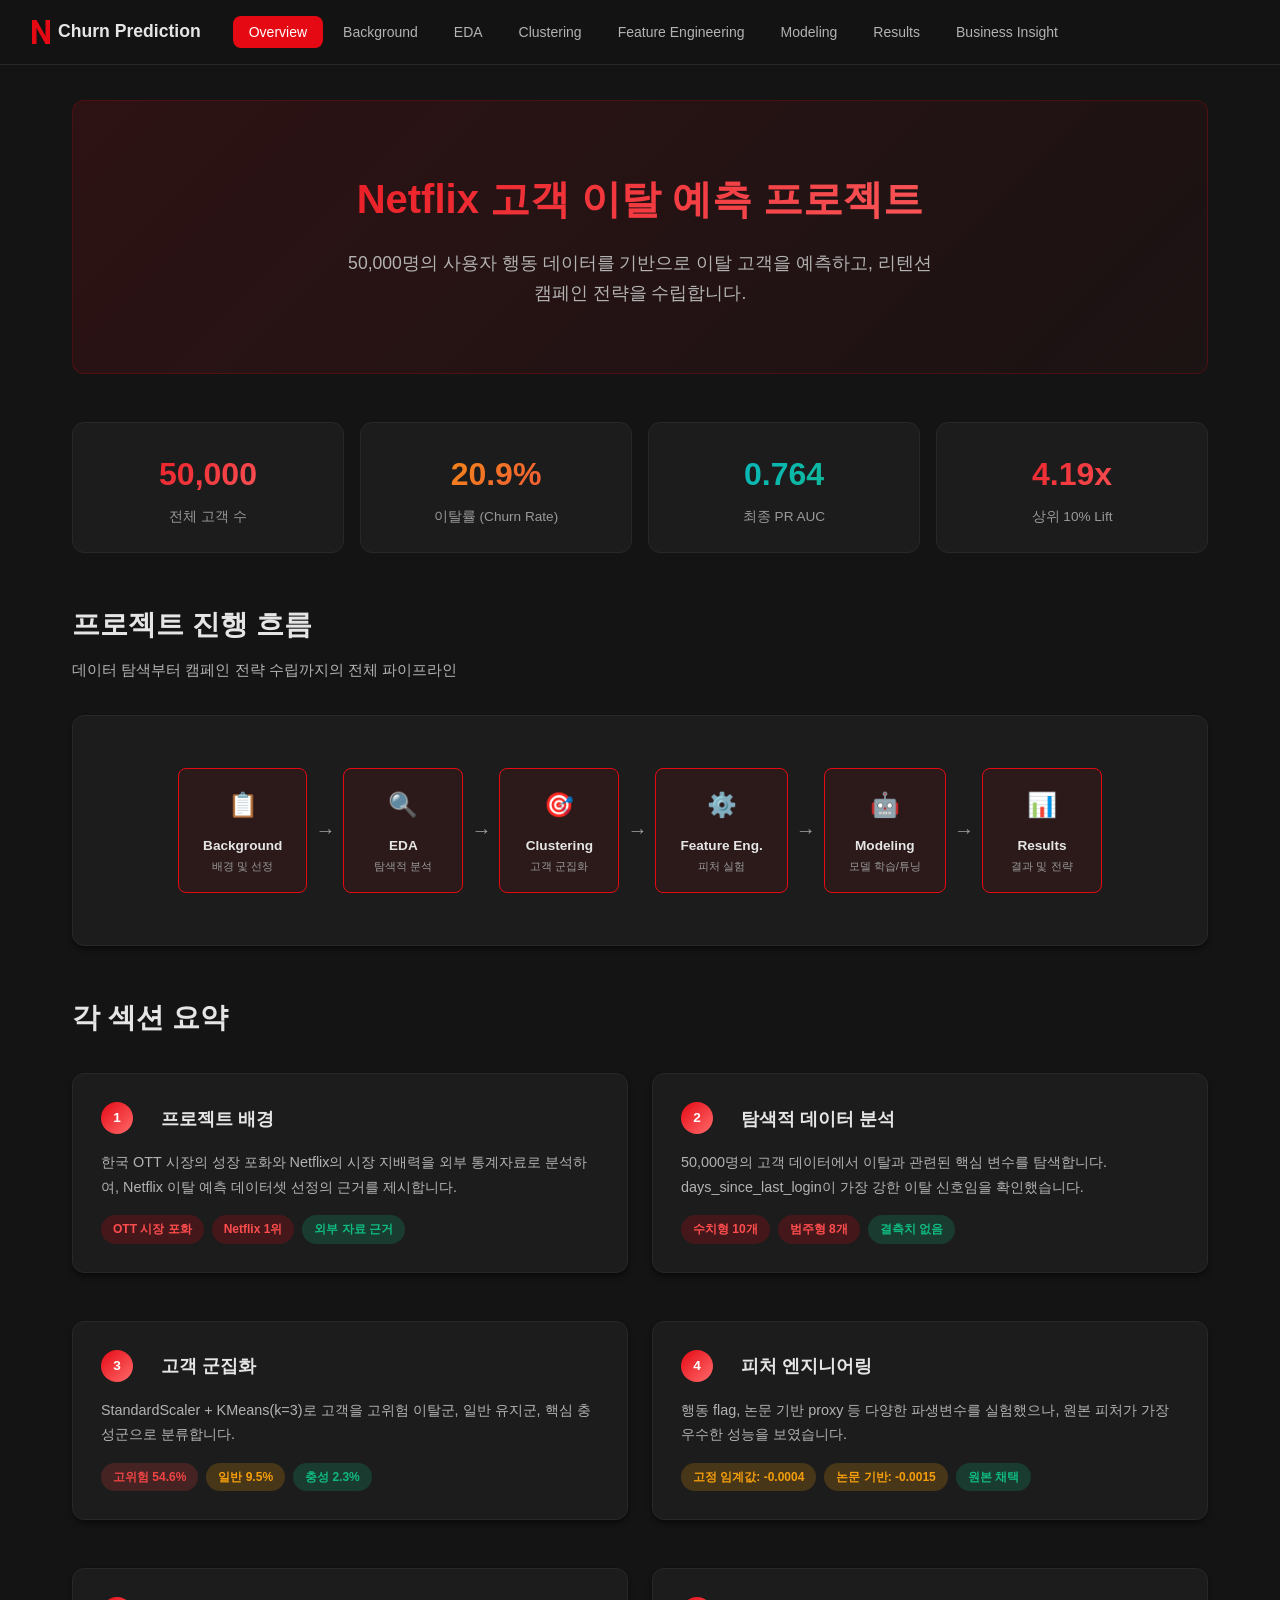
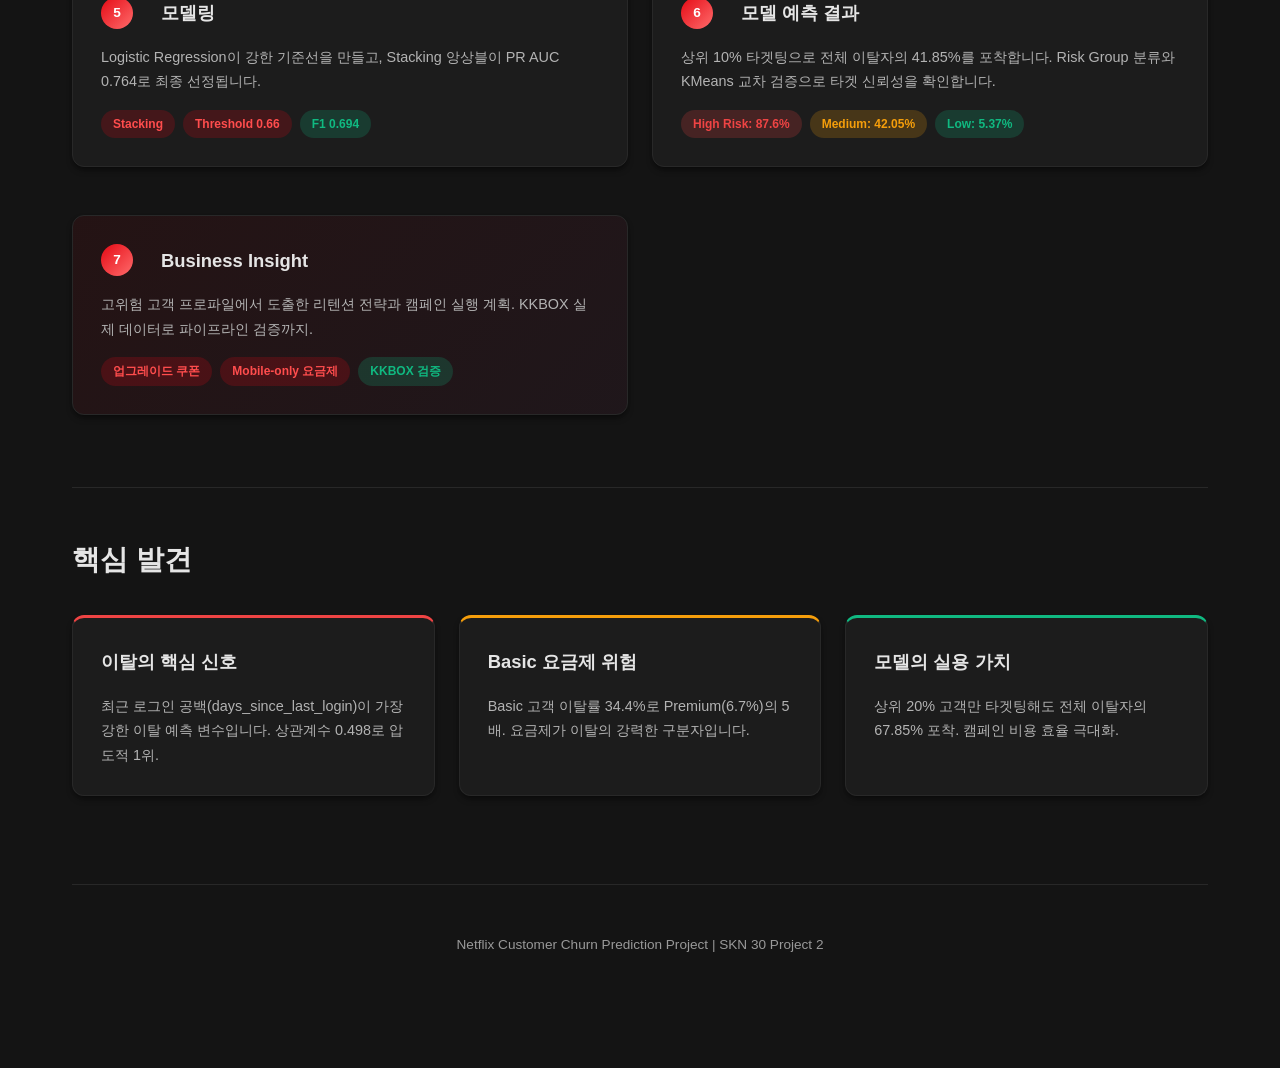
<file: report/index.html>
<!DOCTYPE html>
<html lang="ko">
<head>
    <meta charset="UTF-8">
    <meta name="viewport" content="width=device-width, initial-scale=1.0">
    <title>Netflix Churn Prediction - Project Overview</title>
    <link rel="stylesheet" href="style.css">
</head>
<body>
    <a href="#main" class="skip-to-content">본문으로 건너뛰기</a>
    <nav class="nav" role="navigation" aria-label="주 메뉴">
        <div class="nav-inner">
            <div class="nav-logo"><svg viewBox="0 0 18 24" width="18" height="24"><path d="M0 0h4.5v24H0z" fill="#E50914"/><path d="M13.5 0h4.5v24h-4.5z" fill="#E50914"/><path d="M0 0h4.5l13.5 24h-4.5z" fill="#E50914"/></svg>Churn Prediction</div>
            <ul class="nav-links">
                <li><a href="index.html" class="active">Overview</a></li>
                <li><a href="background.html">Background</a></li>
                <li><a href="eda.html">EDA</a></li>
                <li><a href="clustering.html">Clustering</a></li>
                <li><a href="feature_engineering.html">Feature Engineering</a></li>
                <li><a href="modeling.html">Modeling</a></li>
                <li><a href="results.html">Results</a></li>
                <li><a href="business_insight.html">Business Insight</a></li>
            </ul>
            <button class="nav-toggle" aria-label="메뉴 열기" aria-expanded="false" onclick="this.classList.toggle('open');this.previousElementSibling.classList.toggle('open');this.setAttribute('aria-expanded',this.classList.contains('open'))">
                <span></span><span></span><span></span>
            </button>
        </div>
    </nav>

    <div id="main" class="container">
        <div class="hero">
            <h1>Netflix 고객 이탈 예측 프로젝트</h1>
            <p>50,000명의 사용자 행동 데이터를 기반으로 이탈 고객을 예측하고, 리텐션 캠페인 전략을 수립합니다.</p>
        </div>

        <!-- Key Metrics -->
        <div class="grid-4 spacer-lg">
            <div class="stat-card animate-in">
                <div class="stat-value gradient-1">50,000</div>
                <div class="stat-label">전체 고객 수</div>
            </div>
            <div class="stat-card animate-in">
                <div class="stat-value gradient-3">20.9%</div>
                <div class="stat-label">이탈률 (Churn Rate)</div>
            </div>
            <div class="stat-card animate-in">
                <div class="stat-value gradient-2">0.764</div>
                <div class="stat-label">최종 PR AUC</div>
            </div>
            <div class="stat-card animate-in">
                <div class="stat-value gradient-1">4.19x</div>
                <div class="stat-label">상위 10% Lift</div>
            </div>
        </div>

        <!-- Project Pipeline -->
        <div class="section-header">
            <h2>프로젝트 진행 흐름</h2>
            <p>데이터 탐색부터 캠페인 전략 수립까지의 전체 파이프라인</p>
        </div>

        <div class="card">
            <div class="pipeline">
                <div class="pipeline-step active">
                    <div class="text-3xl mb-sm">📋</div>
                    <div class="font-semibold text-base">Background</div>
                    <div class="text-xs text-muted">배경 및 선정</div>
                </div>
                <div class="pipeline-arrow">→</div>
                <div class="pipeline-step active">
                    <div class="text-3xl mb-sm">🔍</div>
                    <div class="font-semibold text-base">EDA</div>
                    <div class="text-xs text-muted">탐색적 분석</div>
                </div>
                <div class="pipeline-arrow">→</div>
                <div class="pipeline-step active">
                    <div class="text-3xl mb-sm">🎯</div>
                    <div class="font-semibold text-base">Clustering</div>
                    <div class="text-xs text-muted">고객 군집화</div>
                </div>
                <div class="pipeline-arrow">→</div>
                <div class="pipeline-step active">
                    <div class="text-3xl mb-sm">⚙️</div>
                    <div class="font-semibold text-base">Feature Eng.</div>
                    <div class="text-xs text-muted">피처 실험</div>
                </div>
                <div class="pipeline-arrow">→</div>
                <div class="pipeline-step active">
                    <div class="text-3xl mb-sm">🤖</div>
                    <div class="font-semibold text-base">Modeling</div>
                    <div class="text-xs text-muted">모델 학습/튜닝</div>
                </div>
                <div class="pipeline-arrow">→</div>
                <div class="pipeline-step active">
                    <div class="text-3xl mb-sm">📊</div>
                    <div class="font-semibold text-base">Results</div>
                    <div class="text-xs text-muted">결과 및 전략</div>
                </div>
            </div>
        </div>

        <div class="spacer-lg"></div>

        <!-- Section Cards -->
        <div class="section-header">
            <h2>각 섹션 요약</h2>
        </div>

        <div class="grid-2">
            <a href="background.html" class="card-link">
                <div class="card">
                    <div class="flex items-center gap-base mb-base">
                        <span class="section-number">1</span>
                        <h3 style="margin:0;">프로젝트 배경</h3>
                    </div>
                    <p>한국 OTT 시장의 성장 포화와 Netflix의 시장 지배력을 외부 통계자료로 분석하여, Netflix 이탈 예측 데이터셋 선정의 근거를 제시합니다.</p>
                    <div class="flex flex-wrap gap-sm mt-base">
                        <span class="badge badge-primary">OTT 시장 포화</span>
                        <span class="badge badge-primary">Netflix 1위</span>
                        <span class="badge badge-success">외부 자료 근거</span>
                    </div>
                </div>
            </a>

            <a href="eda.html" class="card-link">
                <div class="card">
                    <div class="flex items-center gap-base mb-base">
                        <span class="section-number">2</span>
                        <h3 style="margin:0;">탐색적 데이터 분석</h3>
                    </div>
                    <p>50,000명의 고객 데이터에서 이탈과 관련된 핵심 변수를 탐색합니다. days_since_last_login이 가장 강한 이탈 신호임을 확인했습니다.</p>
                    <div class="flex flex-wrap gap-sm mt-base">
                        <span class="badge badge-primary">수치형 10개</span>
                        <span class="badge badge-primary">범주형 8개</span>
                        <span class="badge badge-success">결측치 없음</span>
                    </div>
                </div>
            </a>

            <a href="clustering.html" class="card-link">
                <div class="card">
                    <div class="flex items-center gap-base mb-base">
                        <span class="section-number">3</span>
                        <h3 style="margin:0;">고객 군집화</h3>
                    </div>
                    <p>StandardScaler + KMeans(k=3)로 고객을 고위험 이탈군, 일반 유지군, 핵심 충성군으로 분류합니다.</p>
                    <div class="flex flex-wrap gap-sm mt-base">
                        <span class="badge badge-danger">고위험 54.6%</span>
                        <span class="badge badge-warning">일반 9.5%</span>
                        <span class="badge badge-success">충성 2.3%</span>
                    </div>
                </div>
            </a>

            <a href="feature_engineering.html" class="card-link">
                <div class="card">
                    <div class="flex items-center gap-base mb-base">
                        <span class="section-number">4</span>
                        <h3 style="margin:0;">피처 엔지니어링</h3>
                    </div>
                    <p>행동 flag, 논문 기반 proxy 등 다양한 파생변수를 실험했으나, 원본 피처가 가장 우수한 성능을 보였습니다.</p>
                    <div class="flex flex-wrap gap-sm mt-base">
                        <span class="badge badge-warning">고정 임계값: -0.0004</span>
                        <span class="badge badge-warning">논문 기반: -0.0015</span>
                        <span class="badge badge-success">원본 채택</span>
                    </div>
                </div>
            </a>

            <a href="modeling.html" class="card-link">
                <div class="card">
                    <div class="flex items-center gap-base mb-base">
                        <span class="section-number">5</span>
                        <h3 style="margin:0;">모델링</h3>
                    </div>
                    <p>Logistic Regression이 강한 기준선을 만들고, Stacking 앙상블이 PR AUC 0.764로 최종 선정됩니다.</p>
                    <div class="flex flex-wrap gap-sm mt-base">
                        <span class="badge badge-primary">Stacking</span>
                        <span class="badge badge-primary">Threshold 0.66</span>
                        <span class="badge badge-success">F1 0.694</span>
                    </div>
                </div>
            </a>

            <a href="results.html" class="card-link">
                <div class="card">
                    <div class="flex items-center gap-base mb-base">
                        <span class="section-number">6</span>
                        <h3 style="margin:0;">모델 예측 결과</h3>
                    </div>
                    <p>상위 10% 타겟팅으로 전체 이탈자의 41.85%를 포착합니다. Risk Group 분류와 KMeans 교차 검증으로 타겟 신뢰성을 확인합니다.</p>
                    <div class="flex flex-wrap gap-sm mt-base">
                        <span class="badge badge-danger">High Risk: 87.6%</span>
                        <span class="badge badge-warning">Medium: 42.05%</span>
                        <span class="badge badge-success">Low: 5.37%</span>
                    </div>
                </div>
            </a>

            <a href="business_insight.html" class="card-link">
                <div class="card" style="background: linear-gradient(135deg, rgba(229, 9, 20, 0.08), rgba(236, 72, 153, 0.05));">
                    <div class="flex items-center gap-base mb-base">
                        <span class="section-number">7</span>
                        <h3 style="margin:0;">Business Insight</h3>
                    </div>
                    <p>고위험 고객 프로파일에서 도출한 리텐션 전략과 캠페인 실행 계획. KKBOX 실제 데이터로 파이프라인 검증까지.</p>
                    <div class="flex flex-wrap gap-sm mt-base">
                        <span class="badge badge-primary">업그레이드 쿠폰</span>
                        <span class="badge badge-primary">Mobile-only 요금제</span>
                        <span class="badge badge-success">KKBOX 검증</span>
                    </div>
                </div>
            </a>
        </div>

        <div class="divider"></div>

        <!-- Key Findings -->
        <div class="section-header">
            <h2>핵심 발견</h2>
        </div>

        <div class="grid-3">
            <div class="card" style="border-top: 3px solid var(--accent-red);">
                <h3 class="text-red">이탈의 핵심 신호</h3>
                <p class="mt-md">최근 로그인 공백(days_since_last_login)이 가장 강한 이탈 예측 변수입니다. 상관계수 0.498로 압도적 1위.</p>
            </div>
            <div class="card" style="border-top: 3px solid var(--accent-orange);">
                <h3 class="text-orange">Basic 요금제 위험</h3>
                <p class="mt-md">Basic 고객 이탈률 34.4%로 Premium(6.7%)의 5배. 요금제가 이탈의 강력한 구분자입니다.</p>
            </div>
            <div class="card" style="border-top: 3px solid var(--accent-green);">
                <h3 class="text-green">모델의 실용 가치</h3>
                <p class="mt-md">상위 20% 고객만 타겟팅해도 전체 이탈자의 67.85% 포착. 캠페인 비용 효율 극대화.</p>
            </div>
        </div>

        <div class="footer">
            <p>Netflix Customer Churn Prediction Project | SKN 30 Project 2</p>
        </div>
    </div>
</body>
</html>
</file>
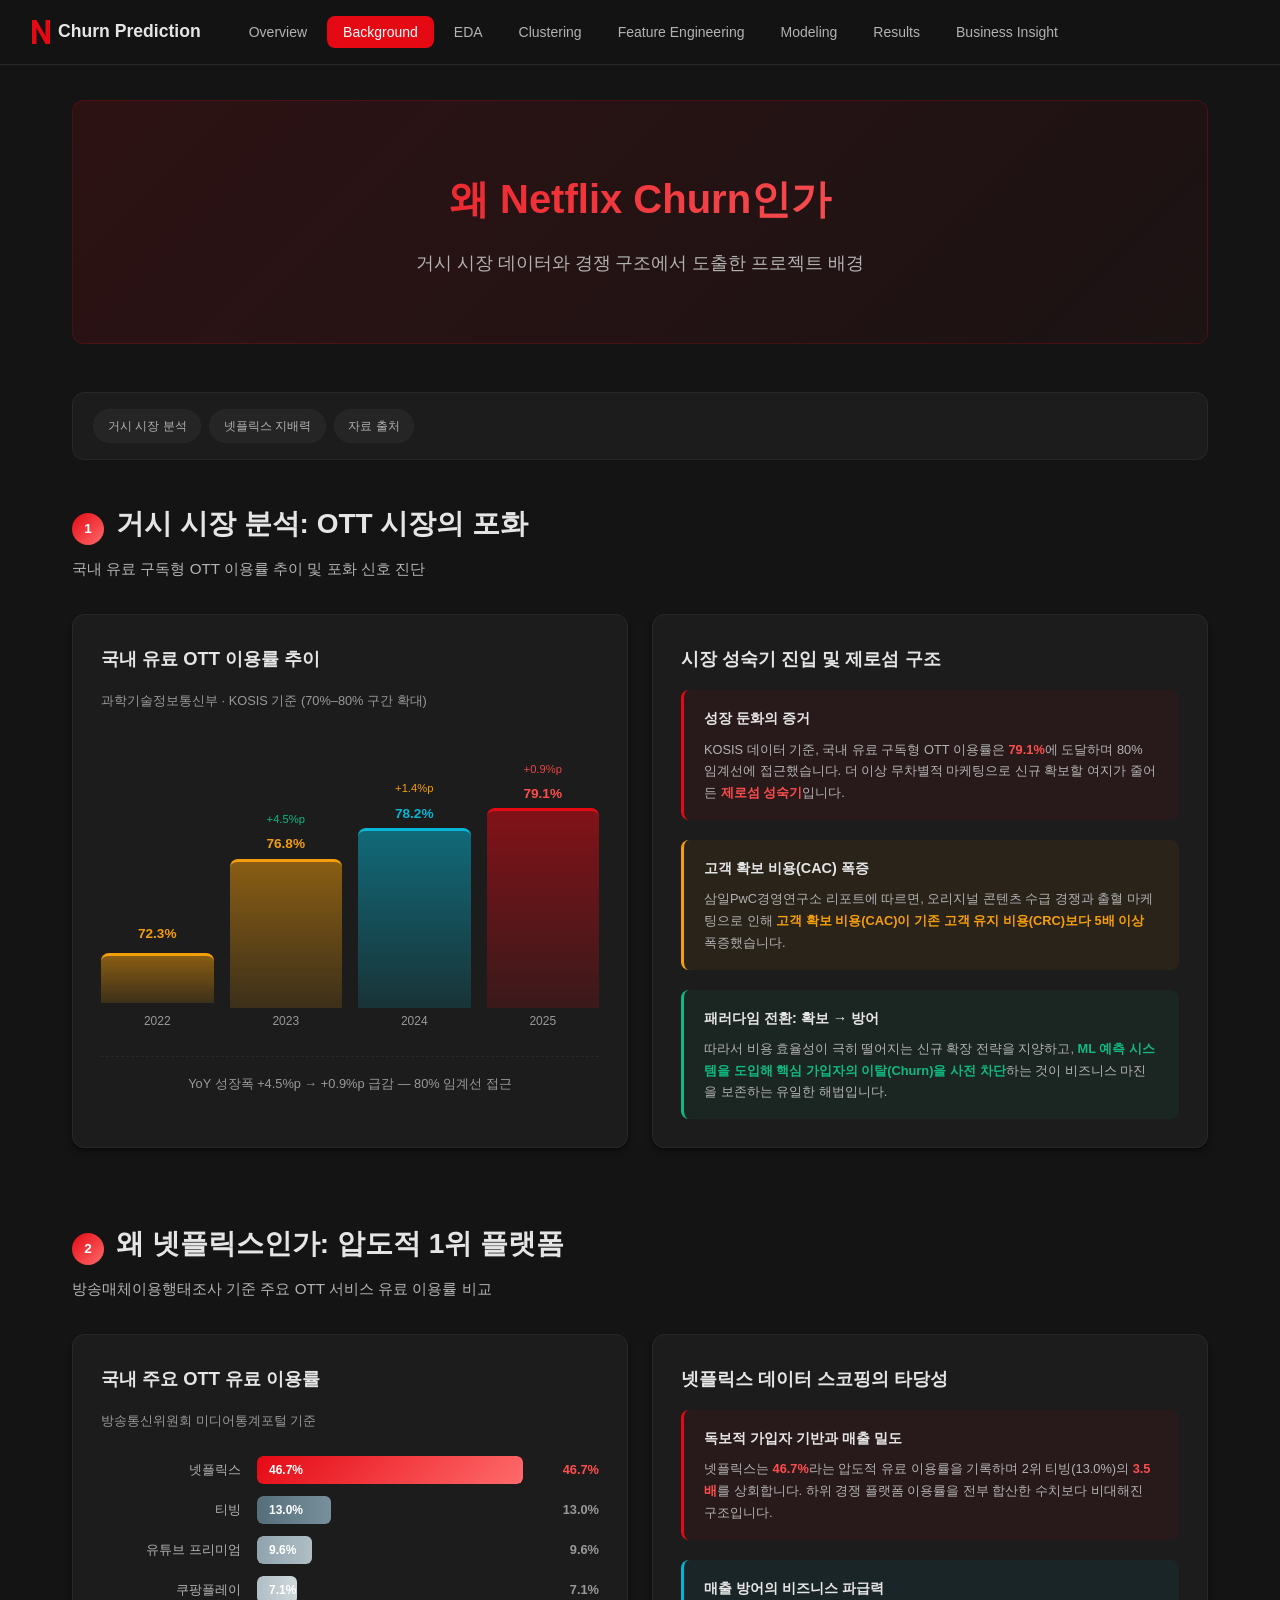
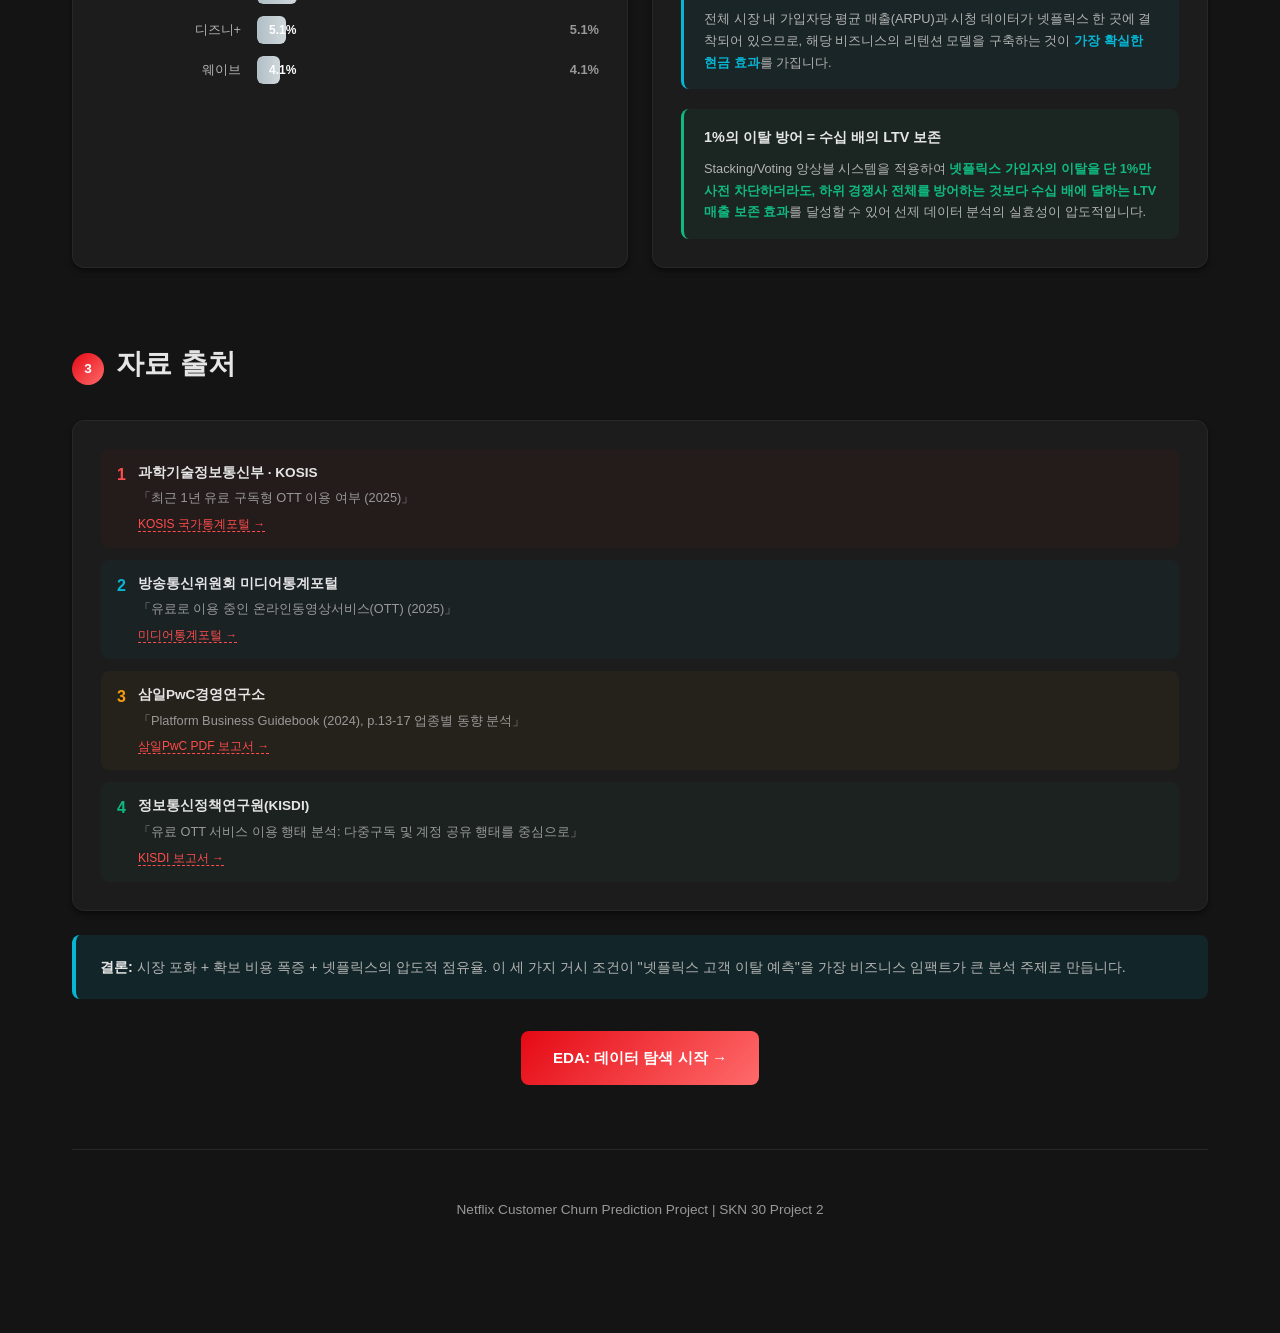
<file: report/background.html>
<!DOCTYPE html>
<html lang="ko">
<head>
    <meta charset="UTF-8">
    <meta name="viewport" content="width=device-width, initial-scale=1.0">
    <title>Background - Netflix Churn Prediction</title>
    <link rel="stylesheet" href="style.css">
</head>
<body>
    <a href="#main" class="skip-to-content">본문으로 건너뛰기</a>
    <nav class="nav" role="navigation" aria-label="주 메뉴">
        <div class="nav-inner">
            <div class="nav-logo"><svg viewBox="0 0 18 24" width="18" height="24"><path d="M0 0h4.5v24H0z" fill="#E50914"/><path d="M13.5 0h4.5v24h-4.5z" fill="#E50914"/><path d="M0 0h4.5l13.5 24h-4.5z" fill="#E50914"/></svg>Churn Prediction</div>
            <ul class="nav-links">
                <li><a href="index.html">Overview</a></li>
                <li><a href="background.html" class="active">Background</a></li>
                <li><a href="eda.html">EDA</a></li>
                <li><a href="clustering.html">Clustering</a></li>
                <li><a href="feature_engineering.html">Feature Engineering</a></li>
                <li><a href="modeling.html">Modeling</a></li>
                <li><a href="results.html">Results</a></li>
                <li><a href="business_insight.html">Business Insight</a></li>
            </ul>
            <button class="nav-toggle" aria-label="메뉴 열기" aria-expanded="false" onclick="this.classList.toggle('open');this.previousElementSibling.classList.toggle('open');this.setAttribute('aria-expanded',this.classList.contains('open'))">
                <span></span><span></span><span></span>
            </button>
        </div>
    </nav>

    <div class="container" id="main">
        <div class="hero">
            <h1>왜 Netflix Churn인가</h1>
            <p>거시 시장 데이터와 경쟁 구조에서 도출한 프로젝트 배경</p>
        </div>

        <div class="page-nav">
            <a href="#macro">거시 시장 분석</a>
            <a href="#netflix">넷플릭스 지배력</a>
            <a href="#sources">자료 출처</a>
        </div>

        <!-- Section 1: Macro Market -->
        <div class="section-header" id="macro">
            <h2><span class="section-number">1</span>거시 시장 분석: OTT 시장의 포화</h2>
            <p>국내 유료 구독형 OTT 이용률 추이 및 포화 신호 진단</p>
        </div>

        <div class="grid-2">
            <div class="card">
                <h3>국내 유료 OTT 이용률 추이</h3>
                <p style="color:var(--text-muted); margin-bottom:1.5rem; font-size:0.8rem;">과학기술정보통신부 · KOSIS 기준 (70%–80% 구간 확대)</p>
                <div style="display:flex; align-items:flex-end; gap:1rem; padding:1.5rem 0; height:320px;">
                    <!-- 2022: 72.3% -->
                    <div style="flex:1; display:flex; flex-direction:column; align-items:center; gap:0.5rem;">
                        <div style="font-size:0.85rem; font-weight:700; color:var(--accent-orange);">72.3%</div>
                        <div style="width:100%; height:calc(220px * 0.23); background:linear-gradient(180deg, rgba(245,158,11,0.5), rgba(245,158,11,0.15)); border-radius:8px 8px 0 0; border-top:3px solid var(--accent-orange);"></div>
                        <div style="font-size:0.75rem; color:var(--text-muted);">2022</div>
                    </div>
                    <!-- 2023: 76.8% -->
                    <div style="flex:1; display:flex; flex-direction:column; align-items:center; gap:0.2rem;">
                        <div style="font-size:0.7rem; color:var(--accent-green);">+4.5%p</div>
                        <div style="font-size:0.85rem; font-weight:700; color:var(--accent-orange);">76.8%</div>
                        <div style="width:100%; height:calc(220px * 0.68); background:linear-gradient(180deg, rgba(245,158,11,0.5), rgba(245,158,11,0.15)); border-radius:8px 8px 0 0; border-top:3px solid var(--accent-orange);"></div>
                        <div style="font-size:0.75rem; color:var(--text-muted);">2023</div>
                    </div>
                    <!-- 2024: 78.2% -->
                    <div style="flex:1; display:flex; flex-direction:column; align-items:center; gap:0.2rem;">
                        <div style="font-size:0.7rem; color:var(--accent-orange);">+1.4%p</div>
                        <div style="font-size:0.85rem; font-weight:700; color:var(--accent);">78.2%</div>
                        <div style="width:100%; height:calc(220px * 0.82); background:linear-gradient(180deg, rgba(6,182,212,0.5), rgba(6,182,212,0.15)); border-radius:8px 8px 0 0; border-top:3px solid var(--accent);"></div>
                        <div style="font-size:0.75rem; color:var(--text-muted);">2024</div>
                    </div>
                    <!-- 2025: 79.1% -->
                    <div style="flex:1; display:flex; flex-direction:column; align-items:center; gap:0.2rem;">
                        <div style="font-size:0.7rem; color:var(--accent-red);">+0.9%p</div>
                        <div style="font-size:0.85rem; font-weight:700; color:var(--primary-light);">79.1%</div>
                        <div style="width:100%; height:calc(220px * 0.91); background:linear-gradient(180deg, rgba(229,9,20,0.5), rgba(229,9,20,0.15)); border-radius:8px 8px 0 0; border-top:3px solid var(--primary);"></div>
                        <div style="font-size:0.75rem; color:var(--text-muted);">2025</div>
                    </div>
                </div>
                <div style="text-align:center; padding-top:0.75rem; border-top:1px dashed var(--border);">
                    <span style="font-size:0.8rem; color:var(--text-muted);">YoY 성장폭 +4.5%p → +0.9%p 급감 — 80% 임계선 접근</span>
                </div>
            </div>

            <div class="card">
                <h3>시장 성숙기 진입 및 제로섬 구조</h3>
                <div style="display:grid; gap:1.25rem; margin-top:0.5rem;">
                    <div style="padding:1rem 1.25rem; background:rgba(229,9,20,0.06); border-radius:var(--radius-sm); border-left:3px solid var(--primary);">
                        <div style="font-weight:700; font-size:0.9rem; margin-bottom:0.5rem; color:var(--text-primary);">성장 둔화의 증거</div>
                        <p style="font-size:0.8rem; color:var(--text-secondary); line-height:1.7;">
                            KOSIS 데이터 기준, 국내 유료 구독형 OTT 이용률은 <strong style="color:var(--primary-light);">79.1%</strong>에 도달하며 80% 임계선에 접근했습니다. 더 이상 무차별적 마케팅으로 신규 확보할 여지가 줄어든 <strong style="color:var(--primary-light);">제로섬 성숙기</strong>입니다.
                        </p>
                    </div>
                    <div style="padding:1rem 1.25rem; background:rgba(245,158,11,0.06); border-radius:var(--radius-sm); border-left:3px solid var(--accent-orange);">
                        <div style="font-weight:700; font-size:0.9rem; margin-bottom:0.5rem; color:var(--text-primary);">고객 확보 비용(CAC) 폭증</div>
                        <p style="font-size:0.8rem; color:var(--text-secondary); line-height:1.7;">
                            삼일PwC경영연구소 리포트에 따르면, 오리지널 콘텐츠 수급 경쟁과 출혈 마케팅으로 인해 <strong style="color:var(--accent-orange);">고객 확보 비용(CAC)이 기존 고객 유지 비용(CRC)보다 5배 이상</strong> 폭증했습니다.
                        </p>
                    </div>
                    <div style="padding:1rem 1.25rem; background:rgba(16,185,129,0.06); border-radius:var(--radius-sm); border-left:3px solid var(--accent-green);">
                        <div style="font-weight:700; font-size:0.9rem; margin-bottom:0.5rem; color:var(--text-primary);">패러다임 전환: 확보 → 방어</div>
                        <p style="font-size:0.8rem; color:var(--text-secondary); line-height:1.7;">
                            따라서 비용 효율성이 극히 떨어지는 신규 확장 전략을 지양하고, <strong style="color:var(--accent-green);">ML 예측 시스템을 도입해 핵심 가입자의 이탈(Churn)을 사전 차단</strong>하는 것이 비즈니스 마진을 보존하는 유일한 해법입니다.
                        </p>
                    </div>
                </div>
            </div>
        </div>

        <div class="spacer-lg"></div>

        <!-- Section 2: Netflix Dominance -->
        <div class="section-header" id="netflix">
            <h2><span class="section-number">2</span>왜 넷플릭스인가: 압도적 1위 플랫폼</h2>
            <p>방송매체이용행태조사 기준 주요 OTT 서비스 유료 이용률 비교</p>
        </div>

        <div class="grid-2">
            <div class="card">
                <h3>국내 주요 OTT 유료 이용률</h3>
                <p style="color:var(--text-muted); margin-bottom:1.5rem; font-size:0.8rem;">방송통신위원회 미디어통계포털 기준</p>
                <div class="bar-chart">
                    <div class="bar-item">
                        <div class="bar-label">넷플릭스</div>
                        <div class="bar-track">
                            <div class="bar-fill" style="width:100%; background:var(--gradient-1);">46.7%</div>
                        </div>
                        <div class="bar-value" style="color:var(--primary-light);">46.7%</div>
                    </div>
                    <div class="bar-item">
                        <div class="bar-label">티빙</div>
                        <div class="bar-track">
                            <div class="bar-fill" style="width:27.8%; background:linear-gradient(90deg, #546e7a, #78909c);">13.0%</div>
                        </div>
                        <div class="bar-value" style="color:var(--text-muted);">13.0%</div>
                    </div>
                    <div class="bar-item">
                        <div class="bar-label">유튜브 프리미엄</div>
                        <div class="bar-track">
                            <div class="bar-fill" style="width:20.6%; background:linear-gradient(90deg, #90a4ae, #b0bec5);">9.6%</div>
                        </div>
                        <div class="bar-value" style="color:var(--text-muted);">9.6%</div>
                    </div>
                    <div class="bar-item">
                        <div class="bar-label">쿠팡플레이</div>
                        <div class="bar-track">
                            <div class="bar-fill" style="width:15.2%; background:linear-gradient(90deg, #b0bec5, #cfd8dc);">7.1%</div>
                        </div>
                        <div class="bar-value" style="color:var(--text-muted);">7.1%</div>
                    </div>
                    <div class="bar-item">
                        <div class="bar-label">디즈니+</div>
                        <div class="bar-track">
                            <div class="bar-fill" style="width:10.9%; background:linear-gradient(90deg, #b0bec5, #cfd8dc);">5.1%</div>
                        </div>
                        <div class="bar-value" style="color:var(--text-muted);">5.1%</div>
                    </div>
                    <div class="bar-item">
                        <div class="bar-label">웨이브</div>
                        <div class="bar-track">
                            <div class="bar-fill" style="width:8.8%; background:linear-gradient(90deg, #b0bec5, #cfd8dc);">4.1%</div>
                        </div>
                        <div class="bar-value" style="color:var(--text-muted);">4.1%</div>
                    </div>
                </div>
            </div>

            <div class="card">
                <h3>넷플릭스 데이터 스코핑의 타당성</h3>
                <div style="display:grid; gap:1.25rem; margin-top:0.5rem;">
                    <div style="padding:1rem 1.25rem; background:rgba(229,9,20,0.06); border-radius:var(--radius-sm); border-left:3px solid var(--primary);">
                        <div style="font-weight:700; font-size:0.9rem; margin-bottom:0.5rem; color:var(--text-primary);">독보적 가입자 기반과 매출 밀도</div>
                        <p style="font-size:0.8rem; color:var(--text-secondary); line-height:1.7;">
                            넷플릭스는 <strong style="color:var(--primary-light);">46.7%</strong>라는 압도적 유료 이용률을 기록하며 2위 티빙(13.0%)의 <strong style="color:var(--primary-light);">3.5배</strong>를 상회합니다. 하위 경쟁 플랫폼 이용률을 전부 합산한 수치보다 비대해진 구조입니다.
                        </p>
                    </div>
                    <div style="padding:1rem 1.25rem; background:rgba(6,182,212,0.06); border-radius:var(--radius-sm); border-left:3px solid var(--accent);">
                        <div style="font-weight:700; font-size:0.9rem; margin-bottom:0.5rem; color:var(--text-primary);">매출 방어의 비즈니스 파급력</div>
                        <p style="font-size:0.8rem; color:var(--text-secondary); line-height:1.7;">
                            전체 시장 내 가입자당 평균 매출(ARPU)과 시청 데이터가 넷플릭스 한 곳에 결착되어 있으므로, 해당 비즈니스의 리텐션 모델을 구축하는 것이 <strong style="color:var(--accent);">가장 확실한 현금 효과</strong>를 가집니다.
                        </p>
                    </div>
                    <div style="padding:1rem 1.25rem; background:rgba(16,185,129,0.06); border-radius:var(--radius-sm); border-left:3px solid var(--accent-green);">
                        <div style="font-weight:700; font-size:0.9rem; margin-bottom:0.5rem; color:var(--text-primary);">1%의 이탈 방어 = 수십 배의 LTV 보존</div>
                        <p style="font-size:0.8rem; color:var(--text-secondary); line-height:1.7;">
                            Stacking/Voting 앙상블 시스템을 적용하여 <strong style="color:var(--accent-green);">넷플릭스 가입자의 이탈을 단 1%만 사전 차단하더라도, 하위 경쟁사 전체를 방어하는 것보다 수십 배에 달하는 LTV 매출 보존 효과</strong>를 달성할 수 있어 선제 데이터 분석의 실효성이 압도적입니다.
                        </p>
                    </div>
                </div>
            </div>
        </div>

        <div class="spacer-lg"></div>

        <!-- Section 3: Sources -->
        <div class="section-header" id="sources">
            <h2><span class="section-number">3</span>자료 출처</h2>
        </div>

        <div class="card">
            <div style="display:grid; gap:0.75rem;">
                <div style="display:flex; align-items:flex-start; gap:0.75rem; padding:0.75rem 1rem; background:rgba(229,9,20,0.04); border-radius:var(--radius-sm);">
                    <span style="color:var(--primary-light); font-weight:700; flex-shrink:0;">1</span>
                    <div>
                        <div style="font-size:0.85rem; font-weight:600;">과학기술정보통신부 · KOSIS</div>
                        <div style="font-size:0.8rem; color:var(--text-muted); margin-top:0.2rem;">「최근 1년 유료 구독형 OTT 이용 여부 (2025)」</div>
                        <a href="https://kosis.kr/statHtml/statHtml.do?orgId=467&tblId=DT_467001_A001" target="_blank" style="font-size:0.75rem; color:var(--primary-light); text-decoration:none; border-bottom:1px dashed var(--primary-light);">KOSIS 국가통계포털 →</a>
                    </div>
                </div>
                <div style="display:flex; align-items:flex-start; gap:0.75rem; padding:0.75rem 1rem; background:rgba(6,182,212,0.04); border-radius:var(--radius-sm);">
                    <span style="color:var(--accent); font-weight:700; flex-shrink:0;">2</span>
                    <div>
                        <div style="font-size:0.85rem; font-weight:600;">방송통신위원회 미디어통계포털</div>
                        <div style="font-size:0.8rem; color:var(--text-muted); margin-top:0.2rem;">「유료로 이용 중인 온라인동영상서비스(OTT) (2025)」</div>
                        <a href="https://www.mediastat.or.kr/statHtml/statHtml.do?orgId=005&tblId=DT_164002_B251" target="_blank" style="font-size:0.75rem; color:var(--primary-light); text-decoration:none; border-bottom:1px dashed var(--primary-light);">미디어통계포털 →</a>
                    </div>
                </div>
                <div style="display:flex; align-items:flex-start; gap:0.75rem; padding:0.75rem 1rem; background:rgba(245,158,11,0.04); border-radius:var(--radius-sm);">
                    <span style="color:var(--accent-orange); font-weight:700; flex-shrink:0;">3</span>
                    <div>
                        <div style="font-size:0.85rem; font-weight:600;">삼일PwC경영연구소</div>
                        <div style="font-size:0.8rem; color:var(--text-muted); margin-top:0.2rem;">「Platform Business Guidebook (2024), p.13-17 업종별 동향 분석」</div>
                        <a href="https://www.pwc.com/kr/ko/insights/industry-focus/samilpwc_2024-platform-business-guidebook.pdf" target="_blank" style="font-size:0.75rem; color:var(--primary-light); text-decoration:none; border-bottom:1px dashed var(--primary-light);">삼일PwC PDF 보고서 →</a>
                    </div>
                </div>
                <div style="display:flex; align-items:flex-start; gap:0.75rem; padding:0.75rem 1rem; background:rgba(16,185,129,0.04); border-radius:var(--radius-sm);">
                    <span style="color:var(--accent-green); font-weight:700; flex-shrink:0;">4</span>
                    <div>
                        <div style="font-size:0.85rem; font-weight:600;">정보통신정책연구원(KISDI)</div>
                        <div style="font-size:0.8rem; color:var(--text-muted); margin-top:0.2rem;">「유료 OTT 서비스 이용 행태 분석: 다중구독 및 계정 공유 행태를 중심으로」</div>
                        <a href="https://www.kisdi.re.kr/report/view.do?key=m2101113025891&masterId=5086678&arrMasterId=5086678&artId=670096" target="_blank" style="font-size:0.75rem; color:var(--primary-light); text-decoration:none; border-bottom:1px dashed var(--primary-light);">KISDI 보고서 →</a>
                    </div>
                </div>
            </div>
        </div>

        <div class="callout callout-info">
            <p><strong>결론:</strong> 시장 포화 + 확보 비용 폭증 + 넷플릭스의 압도적 점유율. 이 세 가지 거시 조건이 "넷플릭스 고객 이탈 예측"을 가장 비즈니스 임팩트가 큰 분석 주제로 만듭니다.</p>
        </div>

        <div style="text-align:center; margin-top:2rem;">
            <a href="eda.html" class="cta-button">
                EDA: 데이터 탐색 시작 →
            </a>
        </div>

        <div class="footer">
            <p>Netflix Customer Churn Prediction Project | SKN 30 Project 2</p>
        </div>
    </div>
</body>
</html>
</file>
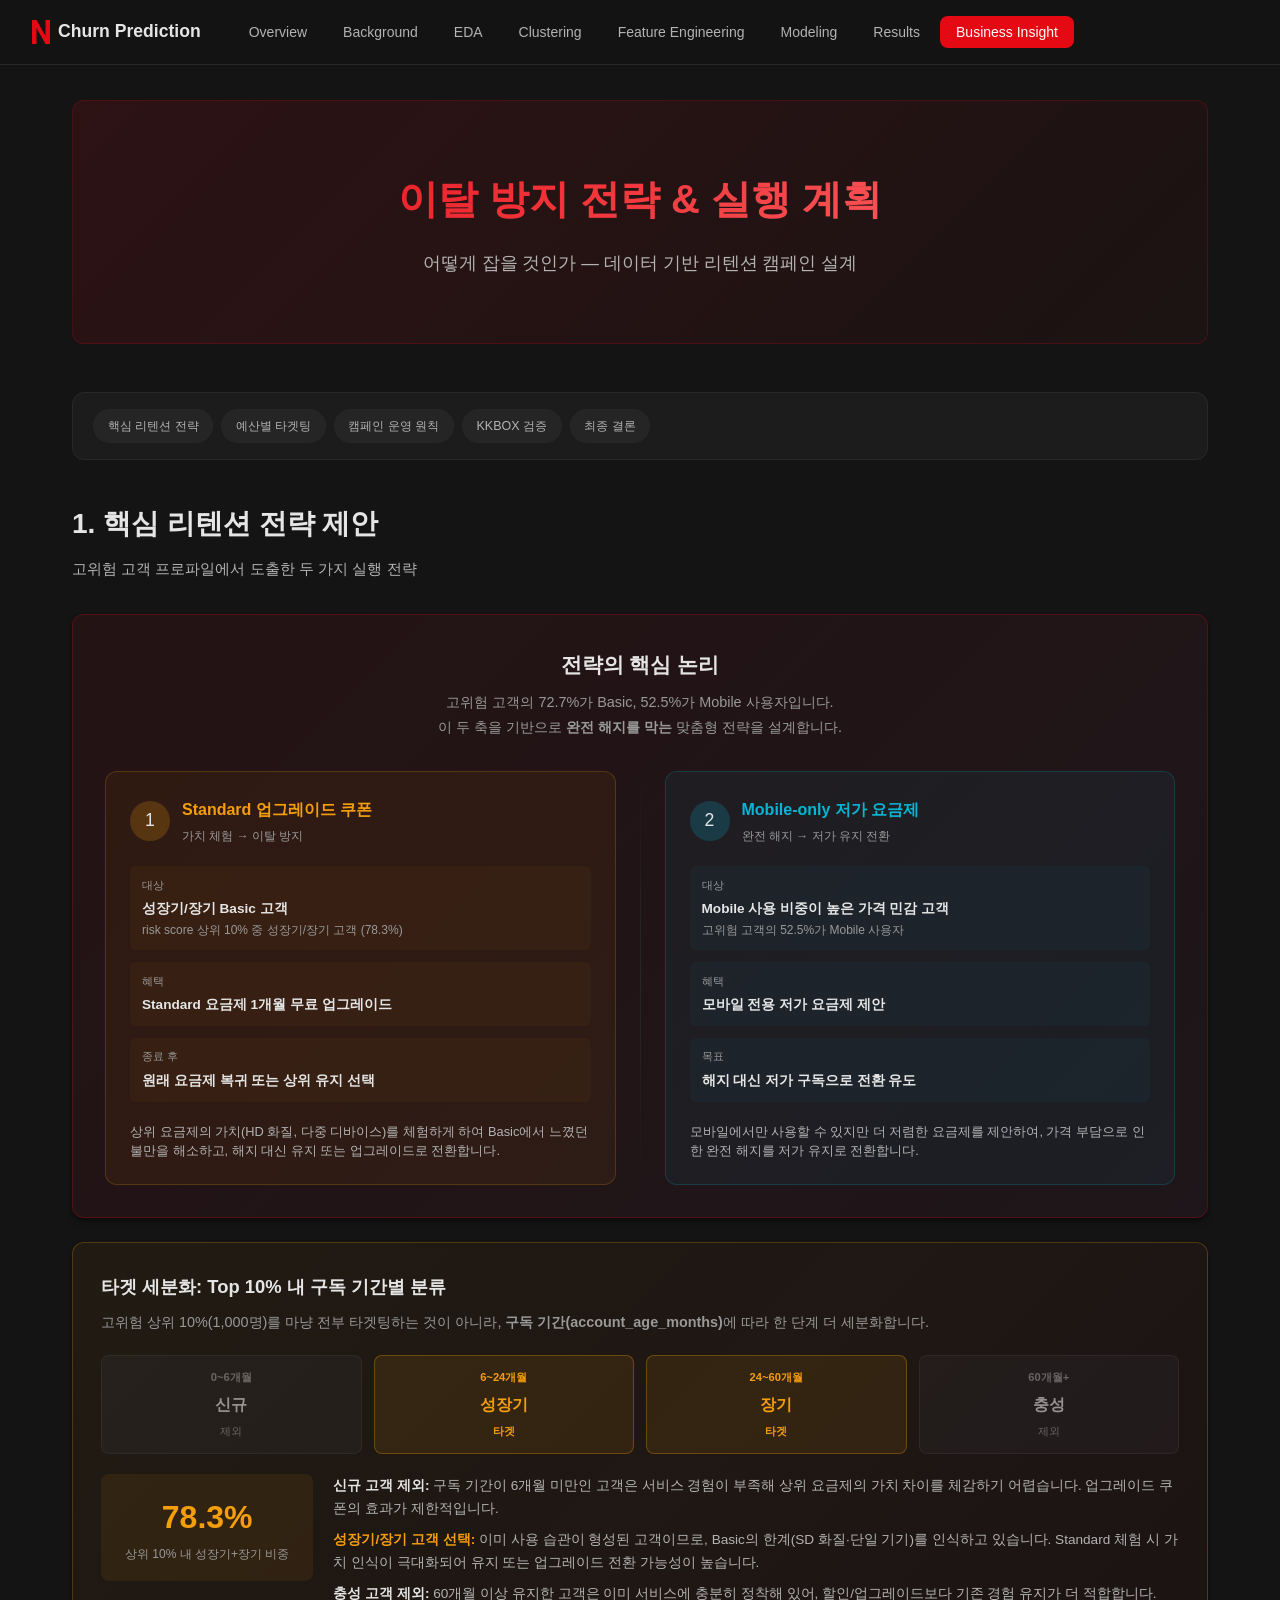
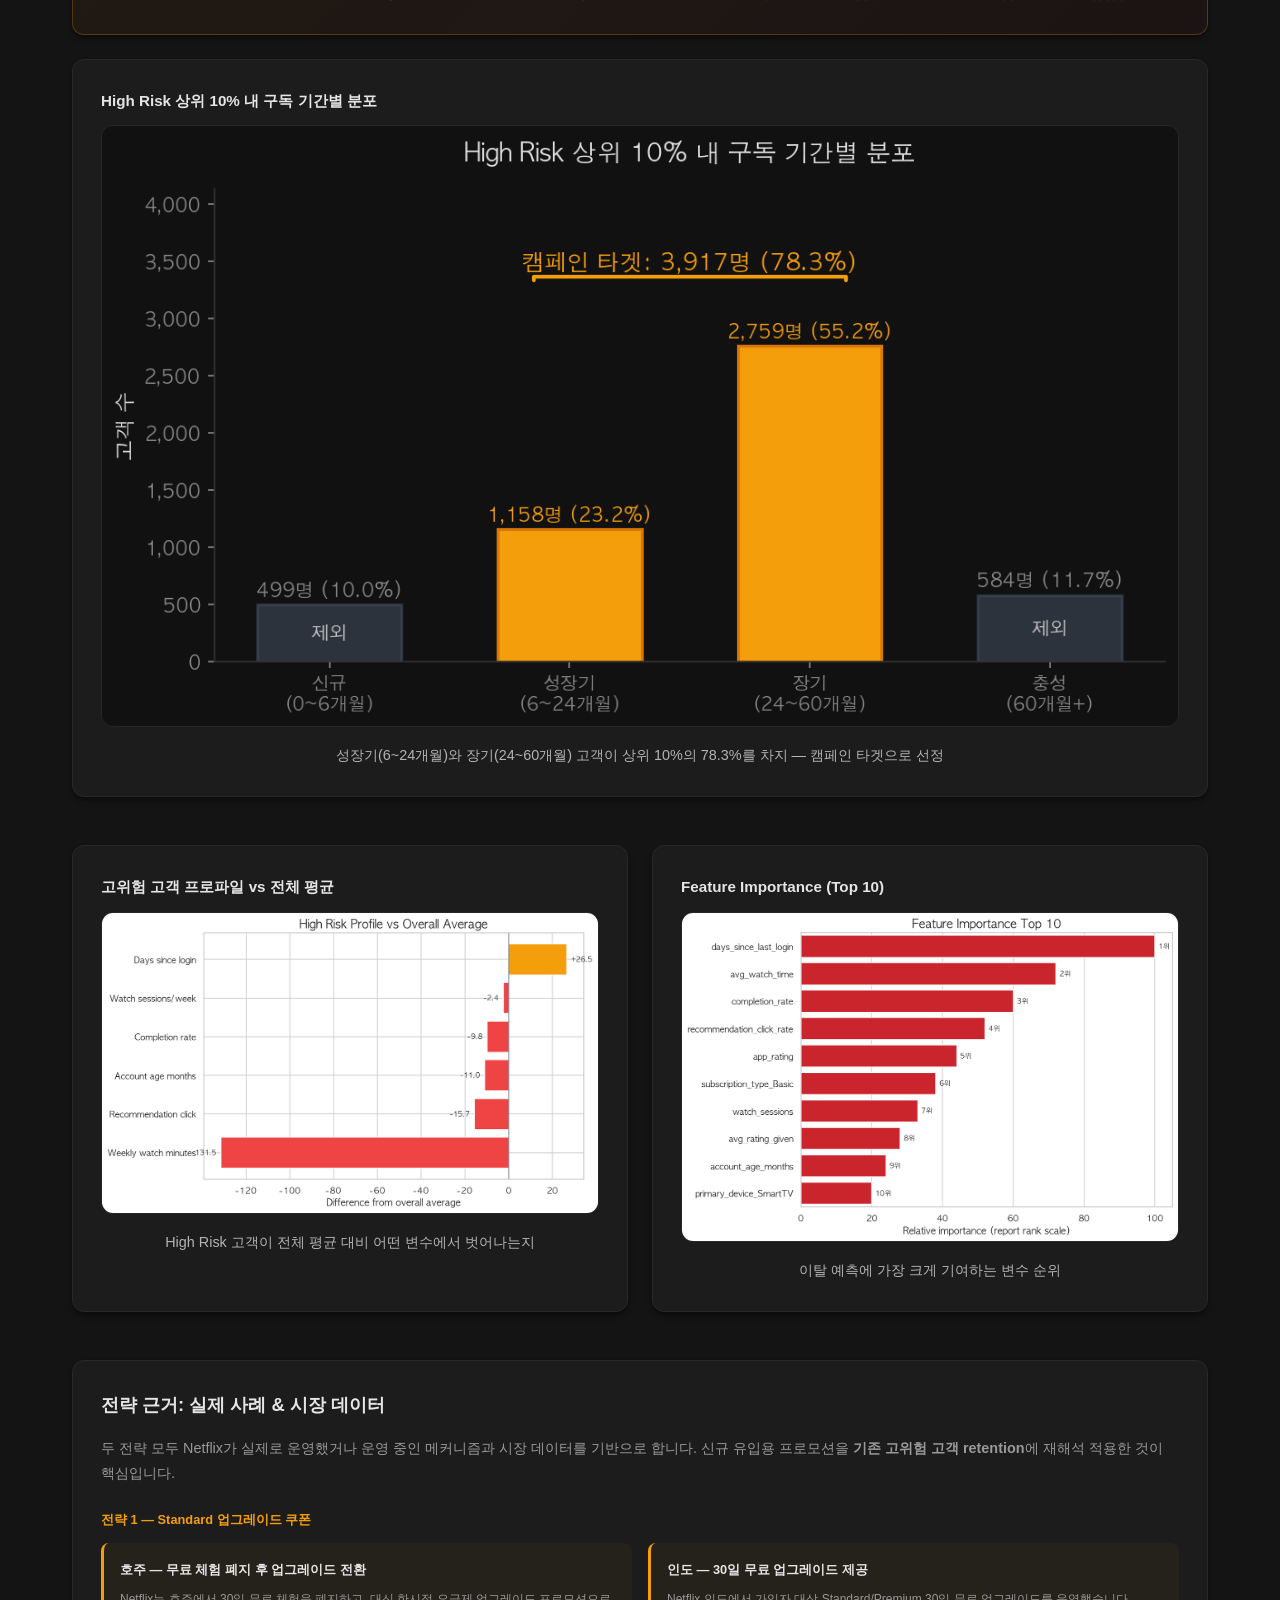
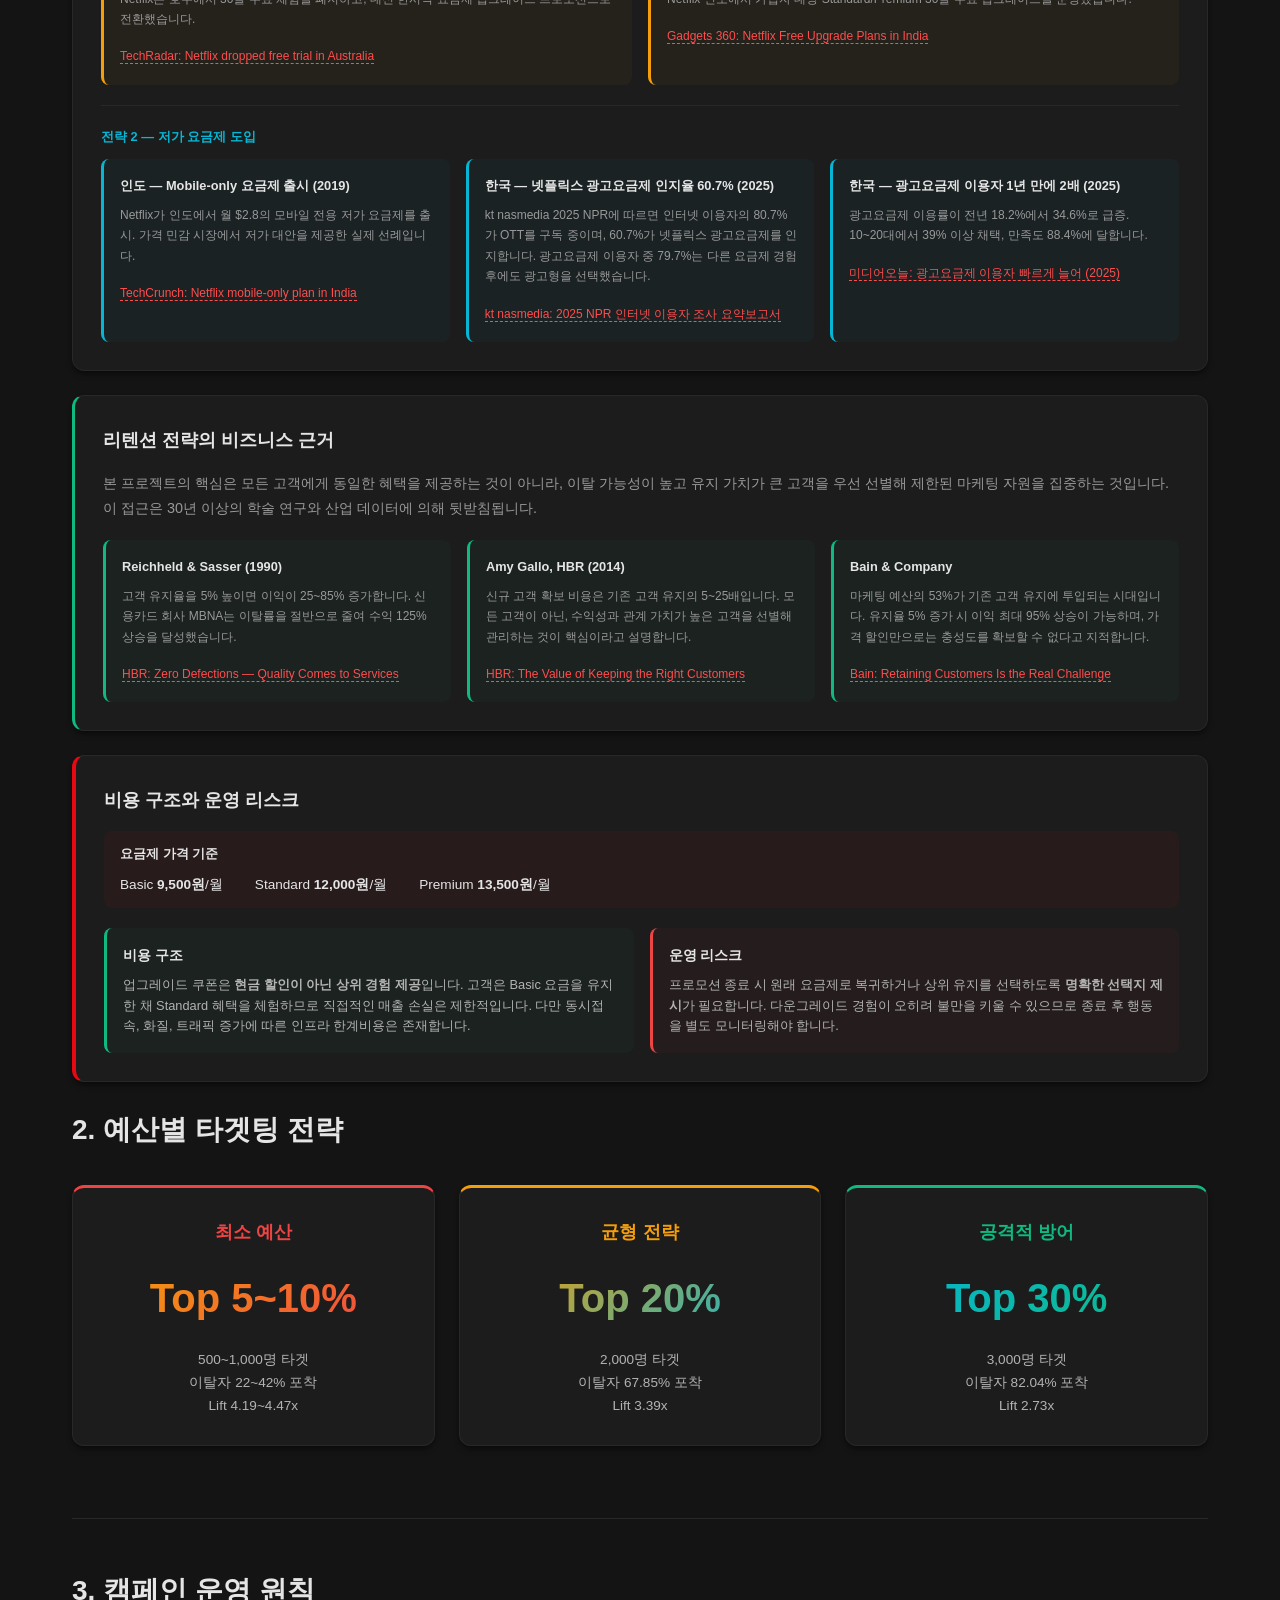
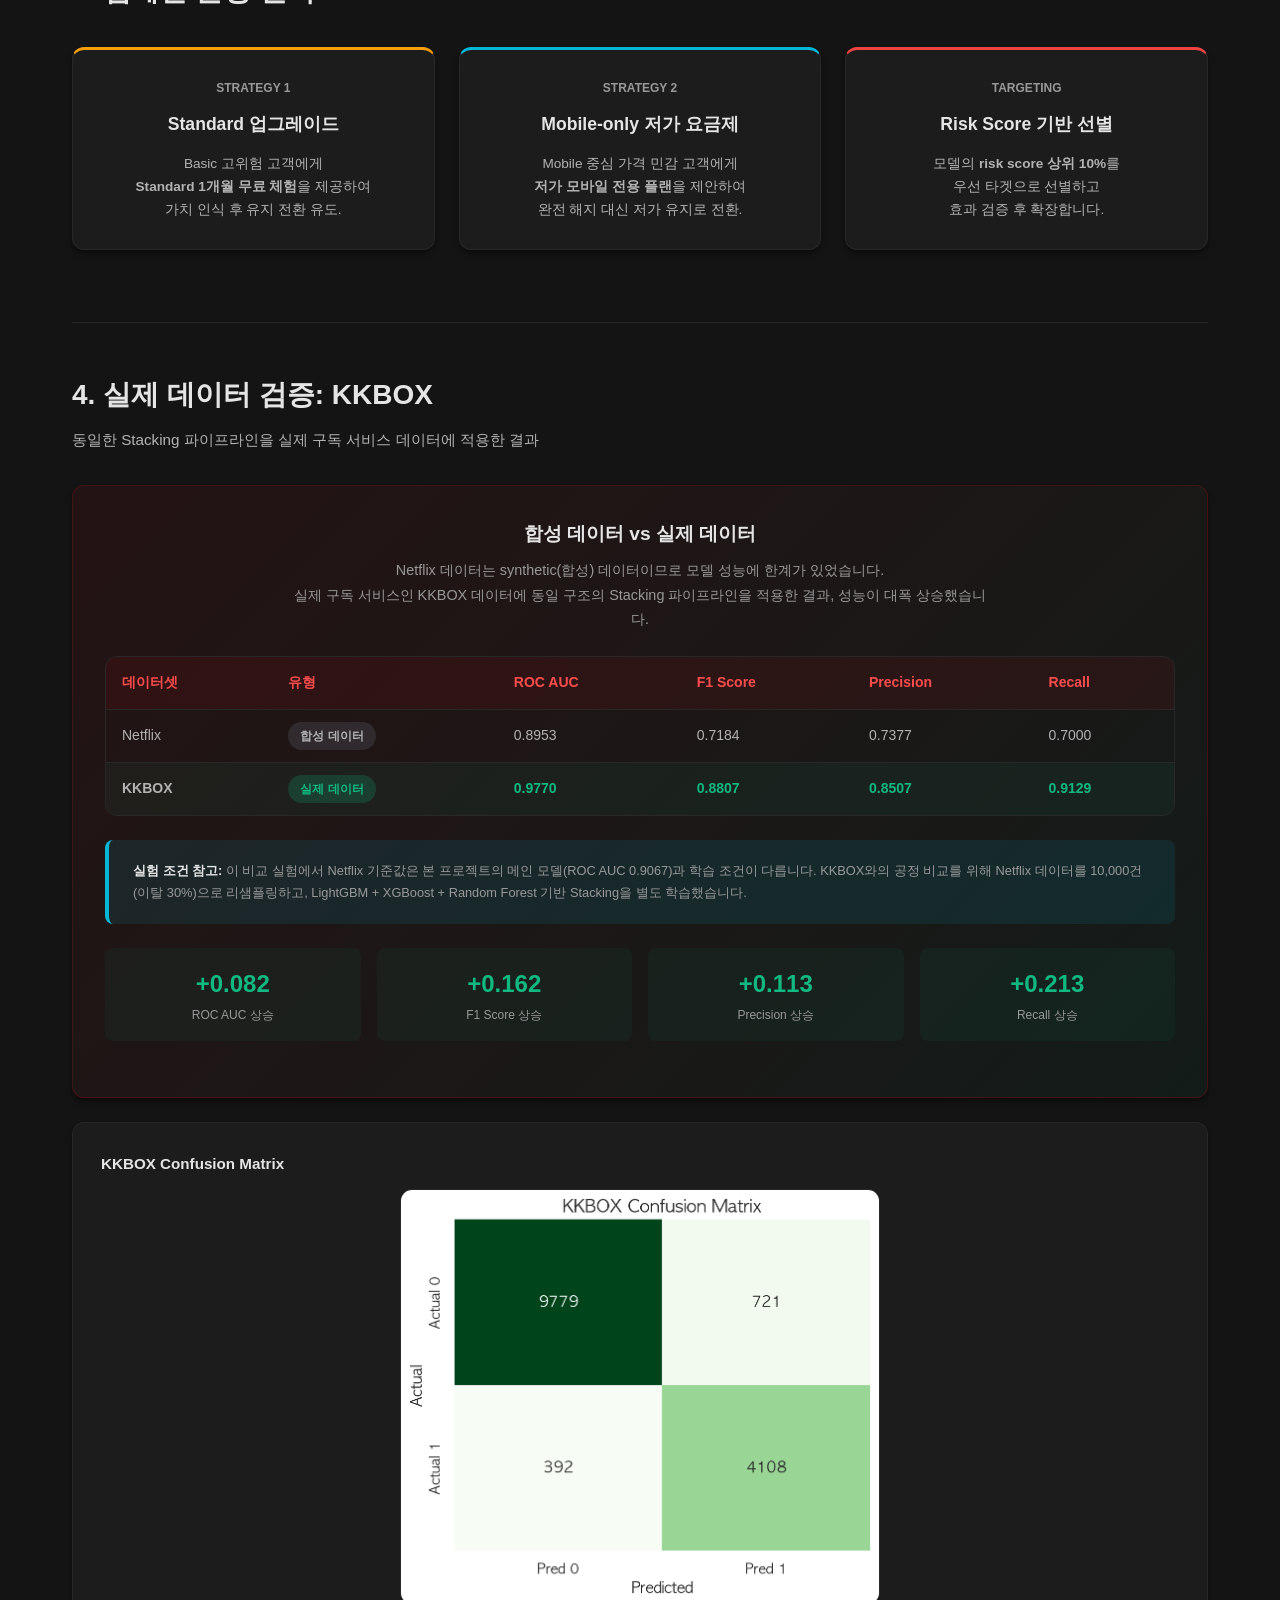
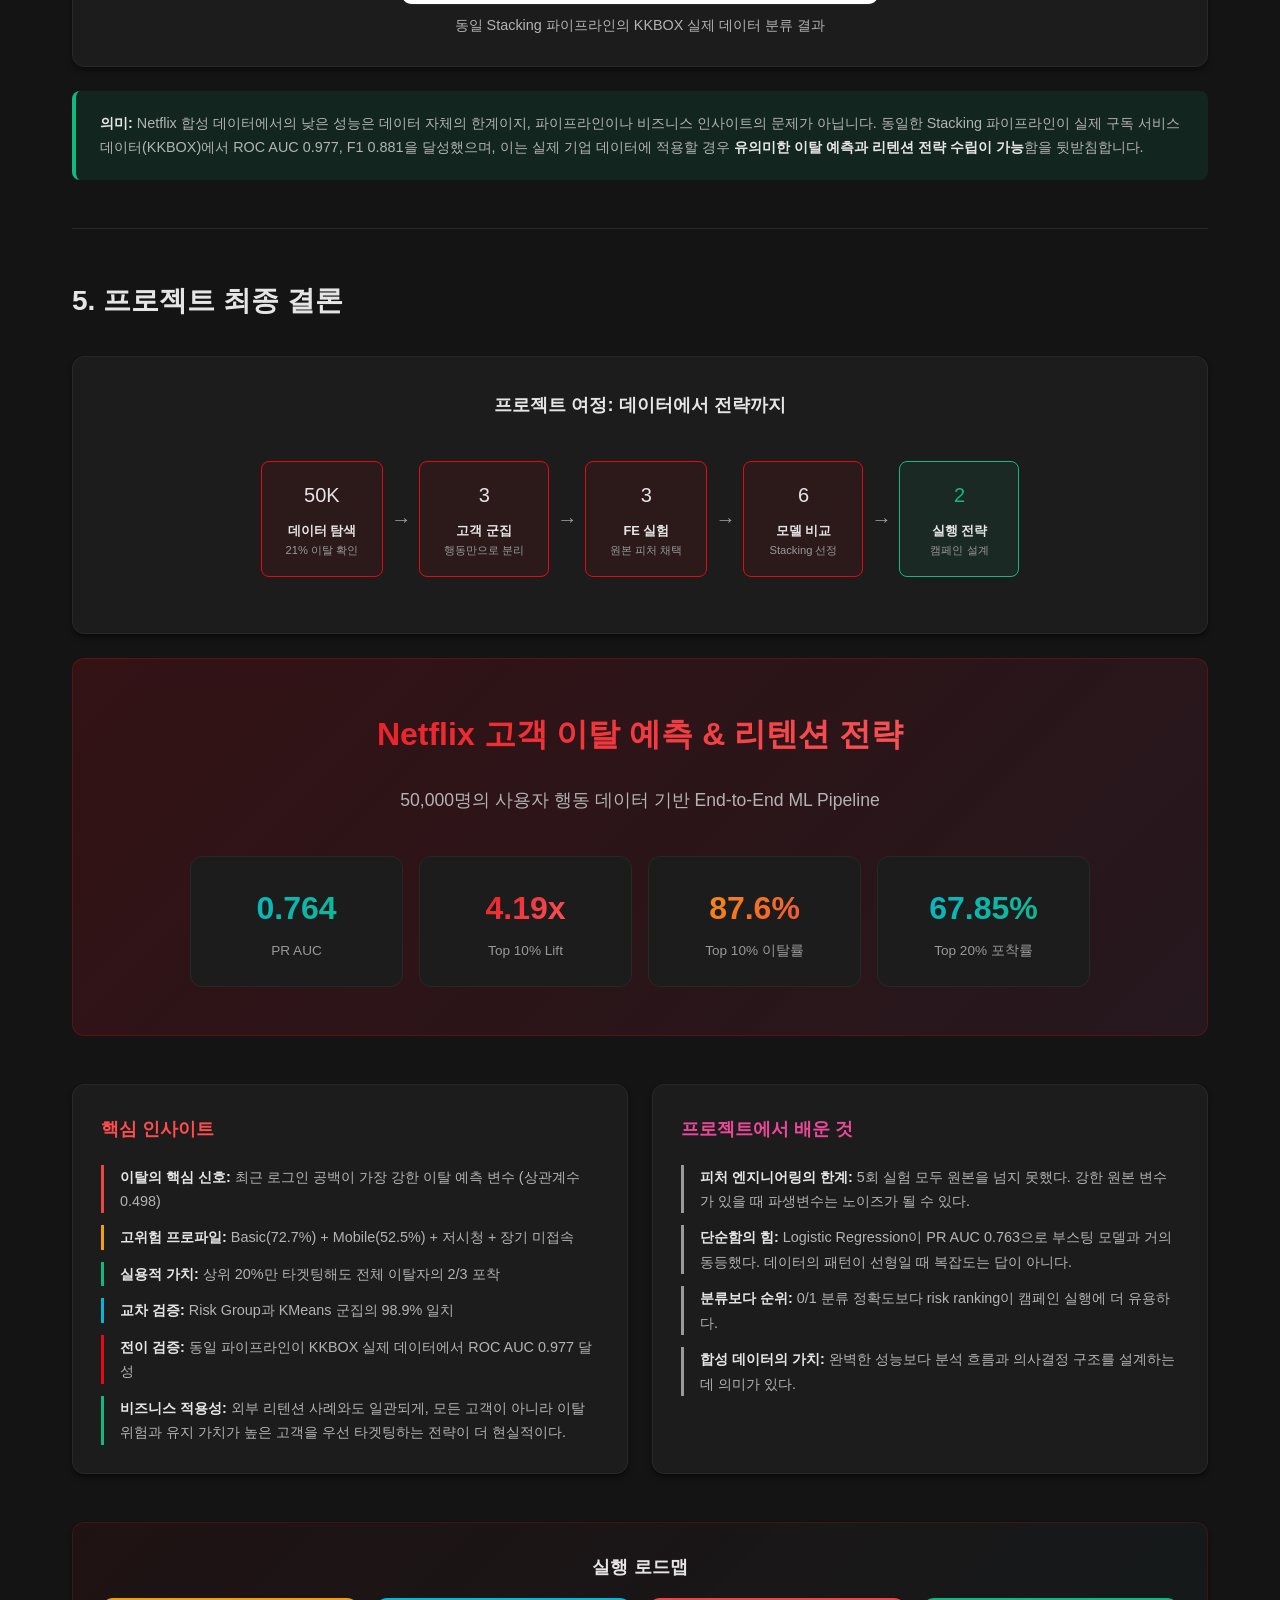
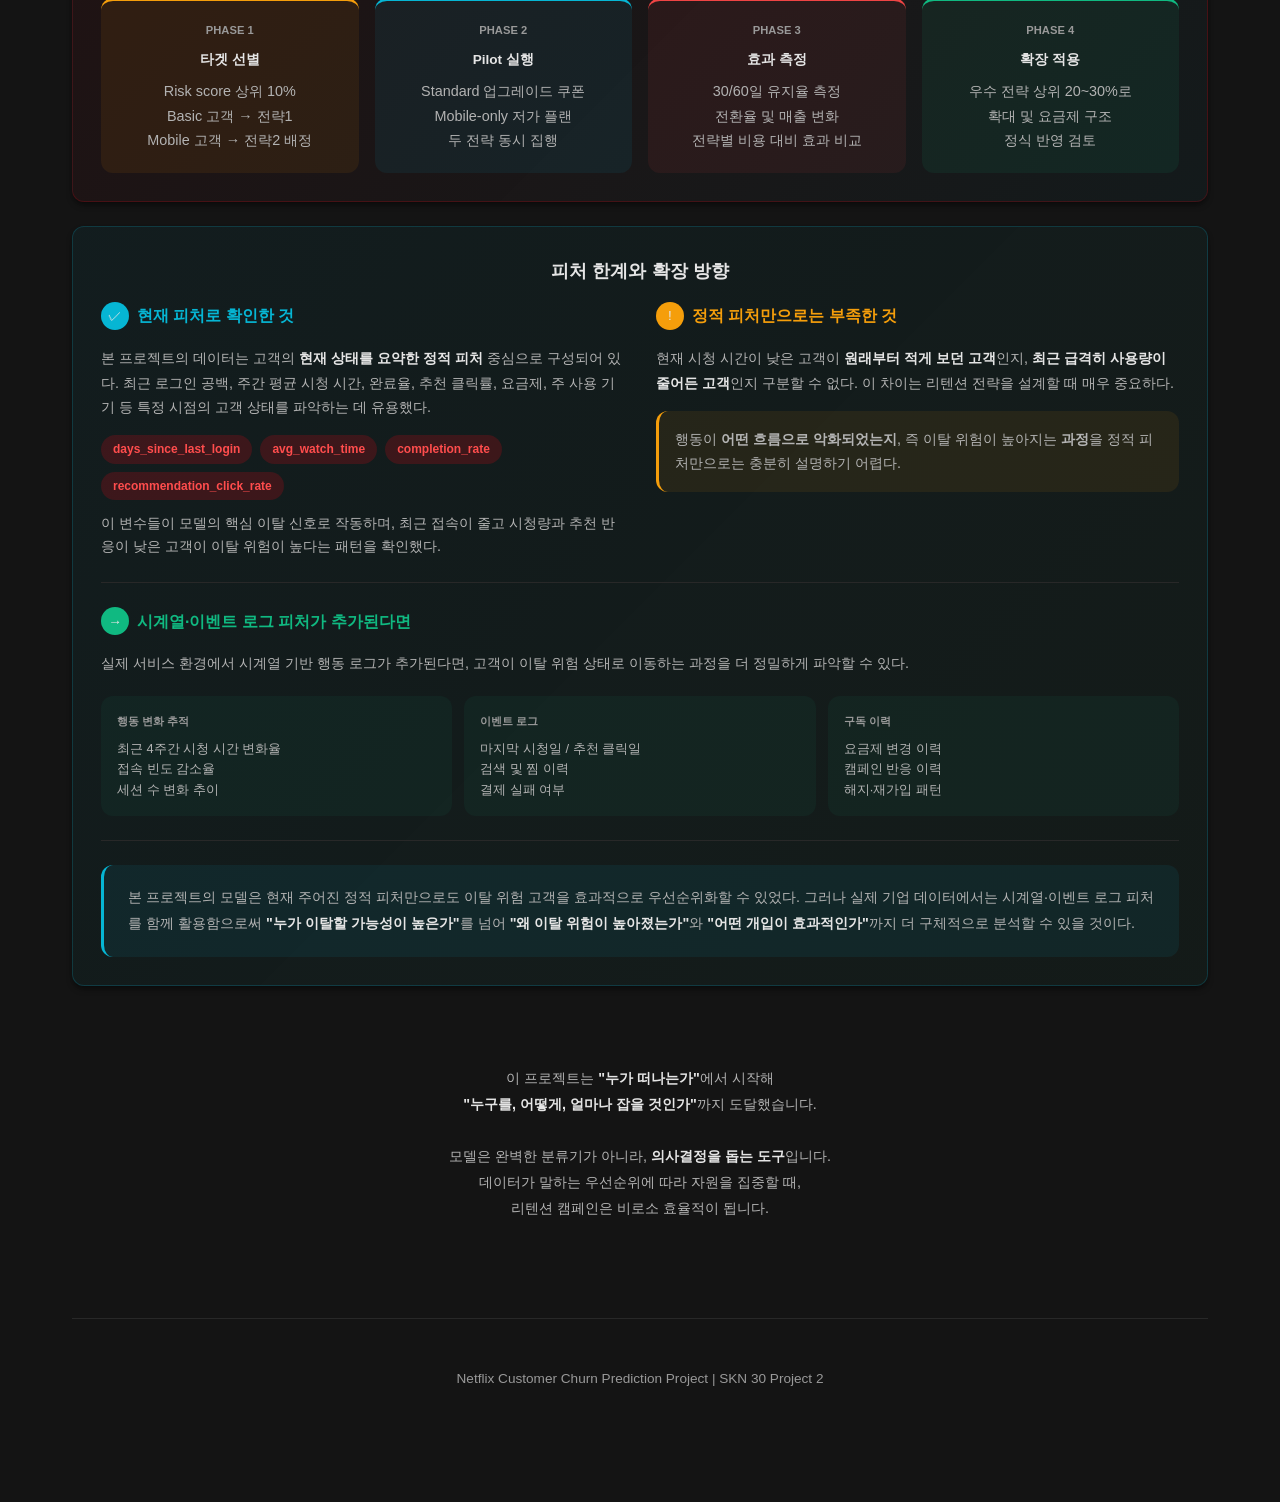
<file: report/business_insight.html>
<!DOCTYPE html>
<html lang="ko">
<head>
    <meta charset="UTF-8">
    <meta name="viewport" content="width=device-width, initial-scale=1.0">
    <title>Netflix Churn Prediction - Business Insight</title>
    <link rel="stylesheet" href="style.css">
</head>
<body>
    <a href="#main" class="skip-to-content">본문으로 건너뛰기</a>
    <nav class="nav" role="navigation" aria-label="주 메뉴">
        <div class="nav-inner">
            <div class="nav-logo"><svg viewBox="0 0 18 24" width="18" height="24"><path d="M0 0h4.5v24H0z" fill="#E50914"/><path d="M13.5 0h4.5v24h-4.5z" fill="#E50914"/><path d="M0 0h4.5l13.5 24h-4.5z" fill="#E50914"/></svg>Churn Prediction</div>
            <ul class="nav-links">
                <li><a href="index.html">Overview</a></li>
                <li><a href="background.html">Background</a></li>
                <li><a href="eda.html">EDA</a></li>
                <li><a href="clustering.html">Clustering</a></li>
                <li><a href="feature_engineering.html">Feature Engineering</a></li>
                <li><a href="modeling.html">Modeling</a></li>
                <li><a href="results.html">Results</a></li>
                <li><a href="business_insight.html" class="active">Business Insight</a></li>
            </ul>
            <button class="nav-toggle" aria-label="메뉴 열기" aria-expanded="false" onclick="this.classList.toggle('open');this.previousElementSibling.classList.toggle('open');this.setAttribute('aria-expanded',this.classList.contains('open'))">
                <span></span><span></span><span></span>
            </button>
        </div>
    </nav>

    <div class="container" id="main">
        <div class="hero">
            <h1>이탈 방지 전략 & 실행 계획</h1>
            <p>어떻게 잡을 것인가 — 데이터 기반 리텐션 캠페인 설계</p>
        </div>

        <div class="page-nav">
            <a href="#strategy">핵심 리텐션 전략</a>
            <a href="#budget">예산별 타겟팅</a>
            <a href="#principles">캠페인 운영 원칙</a>
            <a href="#kkbox">KKBOX 검증</a>
            <a href="#final">최종 결론</a>
        </div>

        <!-- Core Retention Strategy -->
        <div class="section-header" id="strategy">
            <h2>1. 핵심 리텐션 전략 제안</h2>
            <p>고위험 고객 프로파일에서 도출한 두 가지 실행 전략</p>
        </div>

        <div class="card" style="background:linear-gradient(135deg, rgba(229,9,20,0.08), rgba(236,72,153,0.05)); border:1px solid rgba(229,9,20,0.25); padding:2rem;">
            <div style="text-align:center; margin-bottom:2rem;">
                <h3 style="font-size:1.3rem; margin-bottom:0.5rem;">전략의 핵심 논리</h3>
                <p style="color:var(--text-muted); font-size:0.9rem; max-width:700px; margin:0 auto;">고위험 고객의 72.7%가 Basic, 52.5%가 Mobile 사용자입니다.<br>이 두 축을 기반으로 <strong>완전 해지를 막는</strong> 맞춤형 전략을 설계합니다.</p>
            </div>

            <div style="display:grid; grid-template-columns:1fr auto 1fr; gap:1.5rem; align-items:stretch;">
                <!-- Strategy 1 -->
                <div style="padding:1.5rem; background:rgba(245,158,11,0.06); border-radius:12px; border:1px solid rgba(245,158,11,0.2);">
                    <div style="display:flex; align-items:center; gap:0.75rem; margin-bottom:1.25rem;">
                        <div style="width:40px; height:40px; border-radius:50%; background:rgba(245,158,11,0.2); display:flex; align-items:center; justify-content:center; font-size:1.1rem; flex-shrink:0;">1</div>
                        <div>
                            <h3 style="margin:0; font-size:1rem; color:var(--accent-orange);">Standard 업그레이드 쿠폰</h3>
                            <p style="font-size:0.75rem; color:var(--text-muted); margin-top:0.15rem;">가치 체험 &rarr; 이탈 방지</p>
                        </div>
                    </div>
                    <div style="display:grid; gap:0.75rem; margin-bottom:1.25rem;">
                        <div style="padding:0.6rem 0.75rem; background:rgba(245,158,11,0.04); border-radius:6px;">
                            <div style="font-size:0.7rem; color:var(--text-muted);">대상</div>
                            <div style="font-size:0.85rem; font-weight:600; margin-top:0.15rem;">성장기/장기 Basic 고객</div>
                            <div style="font-size:0.75rem; color:var(--text-muted);">risk score 상위 10% 중 성장기/장기 고객 (78.3%)</div>
                        </div>
                        <div style="padding:0.6rem 0.75rem; background:rgba(245,158,11,0.04); border-radius:6px;">
                            <div style="font-size:0.7rem; color:var(--text-muted);">혜택</div>
                            <div style="font-size:0.85rem; font-weight:600; margin-top:0.15rem;">Standard 요금제 1개월 무료 업그레이드</div>
                        </div>
                        <div style="padding:0.6rem 0.75rem; background:rgba(245,158,11,0.04); border-radius:6px;">
                            <div style="font-size:0.7rem; color:var(--text-muted);">종료 후</div>
                            <div style="font-size:0.85rem; font-weight:600; margin-top:0.15rem;">원래 요금제 복귀 또는 상위 유지 선택</div>
                        </div>
                    </div>
                    <p style="font-size:0.8rem; color:var(--text-secondary); line-height:1.5;">상위 요금제의 가치(HD 화질, 다중 디바이스)를 체험하게 하여 Basic에서 느꼈던 불만을 해소하고, 해지 대신 유지 또는 업그레이드로 전환합니다.</p>
                </div>

                <!-- Divider -->
                <div style="display:flex; align-items:center;">
                    <div style="width:1px; height:100%; background:linear-gradient(180deg, transparent, var(--border), transparent);"></div>
                </div>

                <!-- Strategy 2 -->
                <div style="padding:1.5rem; background:rgba(6,182,212,0.06); border-radius:12px; border:1px solid rgba(6,182,212,0.2);">
                    <div style="display:flex; align-items:center; gap:0.75rem; margin-bottom:1.25rem;">
                        <div style="width:40px; height:40px; border-radius:50%; background:rgba(6,182,212,0.2); display:flex; align-items:center; justify-content:center; font-size:1.1rem; flex-shrink:0;">2</div>
                        <div>
                            <h3 style="margin:0; font-size:1rem; color:var(--accent);">Mobile-only 저가 요금제</h3>
                            <p style="font-size:0.75rem; color:var(--text-muted); margin-top:0.15rem;">완전 해지 &rarr; 저가 유지 전환</p>
                        </div>
                    </div>
                    <div style="display:grid; gap:0.75rem; margin-bottom:1.25rem;">
                        <div style="padding:0.6rem 0.75rem; background:rgba(6,182,212,0.04); border-radius:6px;">
                            <div style="font-size:0.7rem; color:var(--text-muted);">대상</div>
                            <div style="font-size:0.85rem; font-weight:600; margin-top:0.15rem;">Mobile 사용 비중이 높은 가격 민감 고객</div>
                            <div style="font-size:0.75rem; color:var(--text-muted);">고위험 고객의 52.5%가 Mobile 사용자</div>
                        </div>
                        <div style="padding:0.6rem 0.75rem; background:rgba(6,182,212,0.04); border-radius:6px;">
                            <div style="font-size:0.7rem; color:var(--text-muted);">혜택</div>
                            <div style="font-size:0.85rem; font-weight:600; margin-top:0.15rem;">모바일 전용 저가 요금제 제안</div>
                        </div>
                        <div style="padding:0.6rem 0.75rem; background:rgba(6,182,212,0.04); border-radius:6px;">
                            <div style="font-size:0.7rem; color:var(--text-muted);">목표</div>
                            <div style="font-size:0.85rem; font-weight:600; margin-top:0.15rem;">해지 대신 저가 구독으로 전환 유도</div>
                        </div>
                    </div>
                    <p style="font-size:0.8rem; color:var(--text-secondary); line-height:1.5;">모바일에서만 사용할 수 있지만 더 저렴한 요금제를 제안하여, 가격 부담으로 인한 완전 해지를 저가 유지로 전환합니다.</p>
                </div>
            </div>
        </div>

        <!-- Tenure Segmentation within Top 10% -->
        <div class="card" style="margin-top:1.5rem; border:1px solid rgba(245,158,11,0.25); background:linear-gradient(135deg, rgba(245,158,11,0.06), rgba(229,9,20,0.04));">
            <h3 style="margin-bottom:0.5rem;">타겟 세분화: Top 10% 내 구독 기간별 분류</h3>
            <p style="color:var(--text-muted); font-size:0.9rem; margin-bottom:1.25rem;">
                고위험 상위 10%(1,000명)를 마냥 전부 타겟팅하는 것이 아니라,
                <strong>구독 기간(account_age_months)</strong>에 따라 한 단계 더 세분화합니다.
            </p>

            <div style="display:grid; grid-template-columns:repeat(4, 1fr); gap:0.75rem; margin-bottom:1.25rem;">
                <div style="padding:0.75rem; border-radius:8px; background:rgba(148,163,184,0.08); border:1px solid rgba(148,163,184,0.15); text-align:center; opacity:0.6;">
                    <div style="font-size:0.7rem; color:var(--text-muted); font-weight:600;">0~6개월</div>
                    <div style="font-size:1rem; font-weight:700; margin:0.25rem 0;">신규</div>
                    <div style="font-size:0.7rem; color:var(--text-muted);">제외</div>
                </div>
                <div style="padding:0.75rem; border-radius:8px; background:rgba(245,158,11,0.1); border:1px solid rgba(245,158,11,0.3); text-align:center;">
                    <div style="font-size:0.7rem; color:var(--accent-orange); font-weight:600;">6~24개월</div>
                    <div style="font-size:1rem; font-weight:700; color:var(--accent-orange); margin:0.25rem 0;">성장기</div>
                    <div style="font-size:0.7rem; color:var(--accent-orange); font-weight:600;">타겟</div>
                </div>
                <div style="padding:0.75rem; border-radius:8px; background:rgba(245,158,11,0.1); border:1px solid rgba(245,158,11,0.3); text-align:center;">
                    <div style="font-size:0.7rem; color:var(--accent-orange); font-weight:600;">24~60개월</div>
                    <div style="font-size:1rem; font-weight:700; color:var(--accent-orange); margin:0.25rem 0;">장기</div>
                    <div style="font-size:0.7rem; color:var(--accent-orange); font-weight:600;">타겟</div>
                </div>
                <div style="padding:0.75rem; border-radius:8px; background:rgba(148,163,184,0.08); border:1px solid rgba(148,163,184,0.15); text-align:center; opacity:0.6;">
                    <div style="font-size:0.7rem; color:var(--text-muted); font-weight:600;">60개월+</div>
                    <div style="font-size:1rem; font-weight:700; margin:0.25rem 0;">충성</div>
                    <div style="font-size:0.7rem; color:var(--text-muted);">제외</div>
                </div>
            </div>

            <div style="display:grid; grid-template-columns:auto 1fr; gap:1.25rem; align-items:start;">
                <div style="text-align:center; padding:1rem 1.5rem; background:rgba(245,158,11,0.08); border-radius:8px;">
                    <div style="font-size:2rem; font-weight:800; color:var(--accent-orange);">78.3%</div>
                    <div style="font-size:0.75rem; color:var(--text-muted);">상위 10% 내 성장기+장기 비중</div>
                </div>
                <div style="font-size:0.85rem; color:var(--text-secondary); line-height:1.7;">
                    <div style="margin-bottom:0.5rem;">
                        <strong style="color:var(--text-primary);">신규 고객 제외:</strong>
                        구독 기간이 6개월 미만인 고객은 서비스 경험이 부족해 상위 요금제의 가치 차이를 체감하기 어렵습니다. 업그레이드 쿠폰의 효과가 제한적입니다.
                    </div>
                    <div style="margin-bottom:0.5rem;">
                        <strong style="color:var(--accent-orange);">성장기/장기 고객 선택:</strong>
                        이미 사용 습관이 형성된 고객이므로, Basic의 한계(SD 화질·단일 기기)를 인식하고 있습니다. Standard 체험 시 가치 인식이 극대화되어 유지 또는 업그레이드 전환 가능성이 높습니다.
                    </div>
                    <div>
                        <strong style="color:var(--text-primary);">충성 고객 제외:</strong>
                        60개월 이상 유지한 고객은 이미 서비스에 충분히 정착해 있어, 할인/업그레이드보다 기존 경험 유지가 더 적합합니다.
                    </div>
                </div>
            </div>
        </div>

        <div class="card chart-img-wrap" style="margin-top:1.5rem;">
            <h3>High Risk 상위 10% 내 구독 기간별 분포</h3>
            <img src="images/insight_tenure_segmentation.png" alt="Top 10% 구독 기간별 세분화" class="chart-img">
            <p class="chart-img-caption">성장기(6~24개월)와 장기(24~60개월) 고객이 상위 10%의 78.3%를 차지 — 캠페인 타겟으로 선정</p>
        </div>

        <div class="grid-2" style="margin-top:1.5rem;">
            <div class="card chart-img-wrap">
                <h3>고위험 고객 프로파일 vs 전체 평균</h3>
                <img src="images/insight_high_risk_profile.png" alt="High risk 프로파일 vs 전체 평균" class="chart-img">
                <p class="chart-img-caption">High Risk 고객이 전체 평균 대비 어떤 변수에서 벗어나는지</p>
            </div>
            <div class="card chart-img-wrap">
                <h3>Feature Importance (Top 10)</h3>
                <img src="images/insight_feature_importance.png" alt="Feature importance top 10" class="chart-img">
                <p class="chart-img-caption">이탈 예측에 가장 크게 기여하는 변수 순위</p>
            </div>
        </div>

        <!-- Strategy Evidence -->
        <div class="card" style="margin-top:1.5rem;">
            <h3>전략 근거: 실제 사례 & 시장 데이터</h3>
            <p style="color:var(--text-muted); margin-top:0.5rem; margin-bottom:1.5rem;">
                두 전략 모두 Netflix가 실제로 운영했거나 운영 중인 메커니즘과 시장 데이터를 기반으로 합니다.
                신규 유입용 프로모션을 <strong>기존 고위험 고객 retention</strong>에 재해석 적용한 것이 핵심입니다.
            </p>

            <div style="font-size:0.8rem; font-weight:600; color:var(--accent-orange); margin-bottom:0.75rem;">전략 1 — Standard 업그레이드 쿠폰</div>
            <div style="display:grid; grid-template-columns:1fr 1fr; gap:1rem;">
                <div style="padding:1rem; background:rgba(245,158,11,0.04); border-radius:8px; border-left:3px solid var(--accent-orange);">
                    <div style="font-size:0.8rem; font-weight:600; margin-bottom:0.5rem;">호주 — 무료 체험 폐지 후 업그레이드 전환</div>
                    <p style="font-size:0.75rem; color:var(--text-muted); margin-bottom:0.75rem;">Netflix는 호주에서 30일 무료 체험을 폐지하고, 대신 한시적 요금제 업그레이드 프로모션으로 전환했습니다.</p>
                    <a href="https://www.techradar.com/news/netflix-has-dropped-its-30-day-free-trial-period-in-australia" target="_blank" style="font-size:0.75rem; color:var(--primary-light); text-decoration:none; border-bottom:1px dashed var(--primary-light);">TechRadar: Netflix dropped free trial in Australia</a>
                </div>
                <div style="padding:1rem; background:rgba(245,158,11,0.04); border-radius:8px; border-left:3px solid var(--accent-orange);">
                    <div style="font-size:0.8rem; font-weight:600; margin-bottom:0.5rem;">인도 — 30일 무료 업그레이드 제공</div>
                    <p style="font-size:0.75rem; color:var(--text-muted); margin-bottom:0.75rem;">Netflix 인도에서 가입자 대상 Standard/Premium 30일 무료 업그레이드를 운영했습니다.</p>
                    <a href="https://www.gadgets360.com/entertainment/news/netflix-free-upgrade-plans-standard-premium-subscription-offer-price-india-30-days-2234597/amp" target="_blank" style="font-size:0.75rem; color:var(--primary-light); text-decoration:none; border-bottom:1px dashed var(--primary-light);">Gadgets 360: Netflix Free Upgrade Plans in India</a>
                </div>
            </div>

            <div style="margin:1.25rem 0; border-top:1px solid var(--border);"></div>

            <div style="font-size:0.8rem; font-weight:600; color:var(--accent); margin-bottom:0.75rem;">전략 2 — 저가 요금제 도입</div>
            <div style="display:grid; grid-template-columns:1fr 1fr 1fr; gap:1rem;">
                <div style="padding:1rem; background:rgba(6,182,212,0.04); border-radius:8px; border-left:3px solid var(--accent);">
                    <div style="font-size:0.8rem; font-weight:600; margin-bottom:0.5rem;">인도 — Mobile-only 요금제 출시 (2019)</div>
                    <p style="font-size:0.75rem; color:var(--text-muted); margin-bottom:0.75rem;">Netflix가 인도에서 월 $2.8의 모바일 전용 저가 요금제를 출시. 가격 민감 시장에서 저가 대안을 제공한 실제 선례입니다.</p>
                    <a href="https://techcrunch.com/2019/07/24/netflix-launches-rs-199-2-8-mobile-only-monthly-plan-in-india/" target="_blank" style="font-size:0.75rem; color:var(--primary-light); text-decoration:none; border-bottom:1px dashed var(--primary-light);">TechCrunch: Netflix mobile-only plan in India</a>
                </div>
                <div style="padding:1rem; background:rgba(6,182,212,0.04); border-radius:8px; border-left:3px solid var(--accent);">
                    <div style="font-size:0.8rem; font-weight:600; margin-bottom:0.5rem;">한국 — 넷플릭스 광고요금제 인지율 60.7% (2025)</div>
                    <p style="font-size:0.75rem; color:var(--text-muted); margin-bottom:0.75rem;">kt nasmedia 2025 NPR에 따르면 인터넷 이용자의 80.7%가 OTT를 구독 중이며, 60.7%가 넷플릭스 광고요금제를 인지합니다. 광고요금제 이용자 중 79.7%는 다른 요금제 경험 후에도 광고형을 선택했습니다.</p>
                    <a href="https://www.nasmedia.co.kr/%EC%A0%95%EA%B8%B0%EB%B3%B4%EA%B3%A0%EC%84%9C/2025%EB%85%84-5%EC%9B%94-2025-npr-%EC%9A%94%EC%95%BD%EB%B3%B4%EA%B3%A0%EC%84%9C/" target="_blank" style="font-size:0.75rem; color:var(--primary-light); text-decoration:none; border-bottom:1px dashed var(--primary-light);">kt nasmedia: 2025 NPR 인터넷 이용자 조사 요약보고서</a>
                </div>
                <div style="padding:1rem; background:rgba(6,182,212,0.04); border-radius:8px; border-left:3px solid var(--accent);">
                    <div style="font-size:0.8rem; font-weight:600; margin-bottom:0.5rem;">한국 — 광고요금제 이용자 1년 만에 2배 (2025)</div>
                    <p style="font-size:0.75rem; color:var(--text-muted); margin-bottom:0.75rem;">광고요금제 이용률이 전년 18.2%에서 34.6%로 급증. 10~20대에서 39% 이상 채택, 만족도 88.4%에 달합니다.</p>
                    <a href="https://www.mediatoday.co.kr/news/articleView.html?idxno=331169" target="_blank" style="font-size:0.75rem; color:var(--primary-light); text-decoration:none; border-bottom:1px dashed var(--primary-light);">미디어오늘: 광고요금제 이용자 빠르게 늘어 (2025)</a>
                </div>
            </div>
        </div>

        <!-- Retention Business Evidence -->
        <div class="card" style="margin-top:1.5rem; border-left:3px solid var(--accent-green);">
            <h3>리텐션 전략의 비즈니스 근거</h3>
            <p style="color:var(--text-muted); margin-top:0.5rem; margin-bottom:1.25rem;">
                본 프로젝트의 핵심은 모든 고객에게 동일한 혜택을 제공하는 것이 아니라,
                이탈 가능성이 높고 유지 가치가 큰 고객을 우선 선별해 제한된 마케팅 자원을 집중하는 것입니다.
                이 접근은 30년 이상의 학술 연구와 산업 데이터에 의해 뒷받침됩니다.
            </p>
            <div style="display:grid; grid-template-columns:1fr 1fr 1fr; gap:1rem;">
                <div style="padding:1rem; background:rgba(16,185,129,0.04); border-radius:8px; border-left:3px solid var(--accent-green);">
                    <div style="font-size:0.8rem; font-weight:600; margin-bottom:0.5rem;">Reichheld & Sasser (1990)</div>
                    <p style="font-size:0.75rem; color:var(--text-muted); margin-bottom:0.75rem;">고객 유지율을 5% 높이면 이익이 25~85% 증가합니다. 신용카드 회사 MBNA는 이탈률을 절반으로 줄여 수익 125% 상승을 달성했습니다.</p>
                    <a href="https://hbr.org/1990/09/zero-defections-quality-comes-to-services" target="_blank" style="font-size:0.75rem; color:var(--primary-light); text-decoration:none; border-bottom:1px dashed var(--primary-light);">HBR: Zero Defections — Quality Comes to Services</a>
                </div>
                <div style="padding:1rem; background:rgba(16,185,129,0.04); border-radius:8px; border-left:3px solid var(--accent-green);">
                    <div style="font-size:0.8rem; font-weight:600; margin-bottom:0.5rem;">Amy Gallo, HBR (2014)</div>
                    <p style="font-size:0.75rem; color:var(--text-muted); margin-bottom:0.75rem;">신규 고객 확보 비용은 기존 고객 유지의 5~25배입니다. 모든 고객이 아닌, 수익성과 관계 가치가 높은 고객을 선별해 관리하는 것이 핵심이라고 설명합니다.</p>
                    <a href="https://hbr.org/2014/10/the-value-of-keeping-the-right-customers" target="_blank" style="font-size:0.75rem; color:var(--primary-light); text-decoration:none; border-bottom:1px dashed var(--primary-light);">HBR: The Value of Keeping the Right Customers</a>
                </div>
                <div style="padding:1rem; background:rgba(16,185,129,0.04); border-radius:8px; border-left:3px solid var(--accent-green);">
                    <div style="font-size:0.8rem; font-weight:600; margin-bottom:0.5rem;">Bain & Company</div>
                    <p style="font-size:0.75rem; color:var(--text-muted); margin-bottom:0.75rem;">마케팅 예산의 53%가 기존 고객 유지에 투입되는 시대입니다. 유지율 5% 증가 시 이익 최대 95% 상승이 가능하며, 가격 할인만으로는 충성도를 확보할 수 없다고 지적합니다.</p>
                    <a href="https://www.bain.com/insights/retaining-customers-is-the-real-challenge/" target="_blank" style="font-size:0.75rem; color:var(--primary-light); text-decoration:none; border-bottom:1px dashed var(--primary-light);">Bain: Retaining Customers Is the Real Challenge</a>
                </div>
            </div>
        </div>

        <!-- Cost Structure -->
        <div class="card" style="margin-top:1.5rem; border-left:4px solid var(--primary);">
            <h3>비용 구조와 운영 리스크</h3>

            <div style="margin-top:1rem; padding:0.75rem 1rem; background:rgba(229,9,20,0.05); border-radius:8px; margin-bottom:1.25rem;">
                <div style="font-size:0.8rem; font-weight:600; margin-bottom:0.5rem;">요금제 가격 기준</div>
                <div style="display:flex; gap:2rem; font-size:0.85rem;">
                    <span>Basic <strong>9,500원</strong>/월</span>
                    <span>Standard <strong>12,000원</strong>/월</span>
                    <span>Premium <strong>13,500원</strong>/월</span>
                </div>
            </div>

            <div style="display:grid; grid-template-columns:1fr 1fr; gap:1rem;">
                <div style="padding:1rem; background:rgba(16,185,129,0.04); border-radius:8px; border-left:3px solid var(--accent-green);">
                    <div style="font-size:0.85rem; font-weight:600; margin-bottom:0.5rem;">비용 구조</div>
                    <p style="font-size:0.8rem; color:var(--text-secondary); line-height:1.6;">업그레이드 쿠폰은 <strong>현금 할인이 아닌 상위 경험 제공</strong>입니다. 고객은 Basic 요금을 유지한 채 Standard 혜택을 체험하므로 직접적인 매출 손실은 제한적입니다. 다만 동시접속, 화질, 트래픽 증가에 따른 인프라 한계비용은 존재합니다.</p>
                </div>
                <div style="padding:1rem; background:rgba(239,68,68,0.04); border-radius:8px; border-left:3px solid var(--accent-red);">
                    <div style="font-size:0.85rem; font-weight:600; margin-bottom:0.5rem;">운영 리스크</div>
                    <p style="font-size:0.8rem; color:var(--text-secondary); line-height:1.6;">프로모션 종료 시 원래 요금제로 복귀하거나 상위 유지를 선택하도록 <strong>명확한 선택지 제시</strong>가 필요합니다. 다운그레이드 경험이 오히려 불만을 키울 수 있으므로 종료 후 행동을 별도 모니터링해야 합니다.</p>
                </div>
            </div>
        </div>


        <!-- Budget Strategy -->
        <div class="section-header" id="budget">
            <h2>2. 예산별 타겟팅 전략</h2>
        </div>

        <div class="grid-3">
            <div class="card" style="border-top:3px solid var(--accent-red); text-align:center;">
                <h3 style="color:var(--accent-red);">최소 예산</h3>
                <div style="font-size:2.5rem; font-weight:800; background:var(--gradient-3); -webkit-background-clip:text; -webkit-text-fill-color:transparent; background-clip:text; margin:1rem 0;">
                    Top 5~10%
                </div>
                <p style="font-size:0.85rem;">500~1,000명 타겟<br>이탈자 22~42% 포착<br>Lift 4.19~4.47x</p>
            </div>
            <div class="card" style="border-top:3px solid var(--accent-orange); text-align:center;">
                <h3 style="color:var(--accent-orange);">균형 전략</h3>
                <div style="font-size:2.5rem; font-weight:800; background:linear-gradient(135deg, #f59e0b, #06b6d4); -webkit-background-clip:text; -webkit-text-fill-color:transparent; background-clip:text; margin:1rem 0;">
                    Top 20%
                </div>
                <p style="font-size:0.85rem;">2,000명 타겟<br>이탈자 67.85% 포착<br>Lift 3.39x</p>
            </div>
            <div class="card" style="border-top:3px solid var(--accent-green); text-align:center;">
                <h3 style="color:var(--accent-green);">공격적 방어</h3>
                <div style="font-size:2.5rem; font-weight:800; background:var(--gradient-2); -webkit-background-clip:text; -webkit-text-fill-color:transparent; background-clip:text; margin:1rem 0;">
                    Top 30%
                </div>
                <p style="font-size:0.85rem;">3,000명 타겟<br>이탈자 82.04% 포착<br>Lift 2.73x</p>
            </div>
        </div>

        <div class="divider"></div>

        <!-- Campaign Operation Principles -->
        <div class="section-header" id="principles">
            <h2>3. 캠페인 운영 원칙</h2>
        </div>

        <div class="grid-3">
            <div class="card" style="border-top:3px solid var(--accent-orange); text-align:center;">
                <div style="font-size:0.75rem; color:var(--text-muted); font-weight:600; margin-bottom:0.75rem;">STRATEGY 1</div>
                <h3 style="font-size:1.1rem; margin-bottom:0.75rem;">Standard 업그레이드</h3>
                <p style="font-size:0.85rem; color:var(--text-secondary);">Basic 고위험 고객에게<br><strong>Standard 1개월 무료 체험</strong>을 제공하여<br>가치 인식 후 유지 전환 유도.</p>
            </div>
            <div class="card" style="border-top:3px solid var(--accent); text-align:center;">
                <div style="font-size:0.75rem; color:var(--text-muted); font-weight:600; margin-bottom:0.75rem;">STRATEGY 2</div>
                <h3 style="font-size:1.1rem; margin-bottom:0.75rem;">Mobile-only 저가 요금제</h3>
                <p style="font-size:0.85rem; color:var(--text-secondary);">Mobile 중심 가격 민감 고객에게<br><strong>저가 모바일 전용 플랜</strong>을 제안하여<br>완전 해지 대신 저가 유지로 전환.</p>
            </div>
            <div class="card" style="border-top:3px solid var(--accent-red); text-align:center;">
                <div style="font-size:0.75rem; color:var(--text-muted); font-weight:600; margin-bottom:0.75rem;">TARGETING</div>
                <h3 style="font-size:1.1rem; margin-bottom:0.75rem;">Risk Score 기반 선별</h3>
                <p style="font-size:0.85rem; color:var(--text-secondary);">모델의 <strong>risk score 상위 10%</strong>를<br>우선 타겟으로 선별하고<br>효과 검증 후 확장합니다.</p>
            </div>
        </div>

        <div class="divider"></div>

        <!-- Real Data Validation -->
        <div class="section-header" id="kkbox">
            <h2>4. 실제 데이터 검증: KKBOX</h2>
            <p>동일한 Stacking 파이프라인을 실제 구독 서비스 데이터에 적용한 결과</p>
        </div>

        <div class="card" style="background:linear-gradient(135deg, rgba(229,9,20,0.08), rgba(16,185,129,0.05)); border:1px solid rgba(229,9,20,0.2); padding:2rem;">
            <div style="text-align:center; margin-bottom:1.5rem;">
                <h3 style="font-size:1.2rem; margin-bottom:0.5rem;">합성 데이터 vs 실제 데이터</h3>
                <p style="color:var(--text-muted); font-size:0.9rem; max-width:700px; margin:0 auto;">Netflix 데이터는 synthetic(합성) 데이터이므로 모델 성능에 한계가 있었습니다.<br>실제 구독 서비스인 KKBOX 데이터에 동일 구조의 Stacking 파이프라인을 적용한 결과, 성능이 대폭 상승했습니다.</p>
            </div>

            <div class="table-wrapper" style="margin-bottom:1.5rem;">
                <table>
                    <thead>
                        <tr>
                            <th>데이터셋</th>
                            <th>유형</th>
                            <th>ROC AUC</th>
                            <th>F1 Score</th>
                            <th>Precision</th>
                            <th>Recall</th>
                        </tr>
                    </thead>
                    <tbody>
                        <tr>
                            <td>Netflix</td>
                            <td><span class="badge" style="background:rgba(148,163,184,0.15);">합성 데이터</span></td>
                            <td>0.8953</td>
                            <td>0.7184</td>
                            <td>0.7377</td>
                            <td>0.7000</td>
                        </tr>
                        <tr style="background:rgba(16,185,129,0.06);">
                            <td><strong>KKBOX</strong></td>
                            <td><span class="badge badge-success">실제 데이터</span></td>
                            <td><strong style="color:var(--accent-green);">0.9770</strong></td>
                            <td><strong style="color:var(--accent-green);">0.8807</strong></td>
                            <td><strong style="color:var(--accent-green);">0.8507</strong></td>
                            <td><strong style="color:var(--accent-green);">0.9129</strong></td>
                        </tr>
                    </tbody>
                </table>
            </div>

            <div class="callout callout-info" style="margin-bottom:1.5rem;">
                <p style="font-size:0.8rem; color:var(--text-muted); margin:0;"><strong>실험 조건 참고:</strong> 이 비교 실험에서 Netflix 기준값은 본 프로젝트의 메인 모델(ROC AUC 0.9067)과 학습 조건이 다릅니다. KKBOX와의 공정 비교를 위해 Netflix 데이터를 10,000건(이탈 30%)으로 리샘플링하고, LightGBM + XGBoost + Random Forest 기반 Stacking을 별도 학습했습니다.</p>
            </div>

            <div style="display:grid; grid-template-columns:repeat(4, 1fr); gap:1rem; margin-bottom:1.5rem;">
                <div class="metric-box positive">
                    <div class="metric-val" style="font-size:1.5rem;">+0.082</div>
                    <div class="metric-desc">ROC AUC 상승</div>
                </div>
                <div class="metric-box positive">
                    <div class="metric-val" style="font-size:1.5rem;">+0.162</div>
                    <div class="metric-desc">F1 Score 상승</div>
                </div>
                <div class="metric-box positive">
                    <div class="metric-val" style="font-size:1.5rem;">+0.113</div>
                    <div class="metric-desc">Precision 상승</div>
                </div>
                <div class="metric-box positive">
                    <div class="metric-val" style="font-size:1.5rem;">+0.213</div>
                    <div class="metric-desc">Recall 상승</div>
                </div>
            </div>
        </div>

        <div class="card chart-img-wrap">
            <h3>KKBOX Confusion Matrix</h3>
            <img src="images/insight_kkbox_confusion_matrix.png" alt="KKBOX Confusion Matrix" class="chart-img chart-img-sm">
            <p class="chart-img-caption">동일 Stacking 파이프라인의 KKBOX 실제 데이터 분류 결과</p>
        </div>

        <div class="callout callout-success">
            <p><strong>의미:</strong> Netflix 합성 데이터에서의 낮은 성능은 데이터 자체의 한계이지, 파이프라인이나 비즈니스 인사이트의 문제가 아닙니다. 동일한 Stacking 파이프라인이 실제 구독 서비스 데이터(KKBOX)에서 ROC AUC 0.977, F1 0.881을 달성했으며, 이는 실제 기업 데이터에 적용할 경우 <strong>유의미한 이탈 예측과 리텐션 전략 수립이 가능</strong>함을 뒷받침합니다.</p>
        </div>

        <div class="divider"></div>

        <!-- Final Summary -->
        <div class="section-header" id="final">
            <h2>5. 프로젝트 최종 결론</h2>
        </div>

        <!-- Project Journey -->
        <div class="card" style="padding:2rem;">
            <h3 class="text-center mb-lg">프로젝트 여정: 데이터에서 전략까지</h3>
            <div class="pipeline">
                <div class="pipeline-step active">
                    <div class="text-2xl mb-sm">50K</div>
                    <div class="font-semibold text-sm">데이터 탐색</div>
                    <div class="text-xs text-muted">21% 이탈 확인</div>
                </div>
                <div class="pipeline-arrow">&rarr;</div>
                <div class="pipeline-step active">
                    <div class="text-2xl mb-sm">3</div>
                    <div class="font-semibold text-sm">고객 군집</div>
                    <div class="text-xs text-muted">행동만으로 분리</div>
                </div>
                <div class="pipeline-arrow">&rarr;</div>
                <div class="pipeline-step active">
                    <div class="text-2xl mb-sm">3</div>
                    <div class="font-semibold text-sm">FE 실험</div>
                    <div class="text-xs text-muted">원본 피처 채택</div>
                </div>
                <div class="pipeline-arrow">&rarr;</div>
                <div class="pipeline-step active">
                    <div class="text-2xl mb-sm">6</div>
                    <div class="font-semibold text-sm">모델 비교</div>
                    <div class="text-xs text-muted">Stacking 선정</div>
                </div>
                <div class="pipeline-arrow">&rarr;</div>
                <div class="pipeline-step active" style="border-color:var(--accent-green); background:rgba(16,185,129,0.08);">
                    <div class="text-2xl mb-sm" style="color:var(--accent-green);">2</div>
                    <div class="font-semibold text-sm">실행 전략</div>
                    <div class="text-xs text-muted">캠페인 설계</div>
                </div>
            </div>
        </div>

        <!-- Final Numbers -->
        <div class="hero" style="margin-top:1.5rem; padding:3rem 2rem; background:linear-gradient(135deg, rgba(229,9,20,0.15), rgba(236,72,153,0.08)); border:1px solid rgba(229,9,20,0.25);">
            <h1 style="font-size:2rem; margin-bottom:1.5rem;">Netflix 고객 이탈 예측 & 리텐션 전략</h1>
            <p style="margin-bottom:2.5rem;">50,000명의 사용자 행동 데이터 기반 End-to-End ML Pipeline</p>

            <div class="grid-4" style="max-width:900px; margin:0 auto;">
                <div class="stat-card">
                    <div class="stat-value gradient-2">0.764</div>
                    <div class="stat-label">PR AUC</div>
                </div>
                <div class="stat-card">
                    <div class="stat-value gradient-1">4.19x</div>
                    <div class="stat-label">Top 10% Lift</div>
                </div>
                <div class="stat-card">
                    <div class="stat-value gradient-3">87.6%</div>
                    <div class="stat-label">Top 10% 이탈률</div>
                </div>
                <div class="stat-card">
                    <div class="stat-value gradient-2">67.85%</div>
                    <div class="stat-label">Top 20% 포착률</div>
                </div>
            </div>
        </div>

        <!-- Insights + Lessons -->
        <div class="grid-2" style="margin-top:1.5rem; gap:1.5rem;">
            <div class="card">
                <h3 style="color:var(--primary-light); margin-bottom:1.25rem;">핵심 인사이트</h3>
                <div class="text-md text-secondary" style="display:grid; gap:0.75rem;">
                    <div style="padding-left:1rem; border-left:3px solid var(--accent-red);">
                        <strong class="text-primary">이탈의 핵심 신호:</strong> 최근 로그인 공백이 가장 강한 이탈 예측 변수 (상관계수 0.498)
                    </div>
                    <div style="padding-left:1rem; border-left:3px solid var(--accent-orange);">
                        <strong class="text-primary">고위험 프로파일:</strong> Basic(72.7%) + Mobile(52.5%) + 저시청 + 장기 미접속
                    </div>
                    <div style="padding-left:1rem; border-left:3px solid var(--accent-green);">
                        <strong class="text-primary">실용적 가치:</strong> 상위 20%만 타겟팅해도 전체 이탈자의 2/3 포착
                    </div>
                    <div style="padding-left:1rem; border-left:3px solid var(--accent);">
                        <strong class="text-primary">교차 검증:</strong> Risk Group과 KMeans 군집의 98.9% 일치
                    </div>
                    <div style="padding-left:1rem; border-left:3px solid var(--primary);">
                        <strong class="text-primary">전이 검증:</strong> 동일 파이프라인이 KKBOX 실제 데이터에서 ROC AUC 0.977 달성
                    </div>
                    <div style="padding-left:1rem; border-left:3px solid var(--accent-green);">
                        <strong class="text-primary">비즈니스 적용성:</strong> 외부 리텐션 사례와도 일관되게, 모든 고객이 아니라 이탈 위험과 유지 가치가 높은 고객을 우선 타겟팅하는 전략이 더 현실적이다.
                    </div>
                </div>
            </div>

            <div class="card">
                <h3 style="color:var(--secondary); margin-bottom:1.25rem;">프로젝트에서 배운 것</h3>
                <div class="text-md text-secondary" style="display:grid; gap:0.75rem;">
                    <div style="padding-left:1rem; border-left:3px solid var(--text-muted);">
                        <strong class="text-primary">피처 엔지니어링의 한계:</strong> 5회 실험 모두 원본을 넘지 못했다. 강한 원본 변수가 있을 때 파생변수는 노이즈가 될 수 있다.
                    </div>
                    <div style="padding-left:1rem; border-left:3px solid var(--text-muted);">
                        <strong class="text-primary">단순함의 힘:</strong> Logistic Regression이 PR AUC 0.763으로 부스팅 모델과 거의 동등했다. 데이터의 패턴이 선형일 때 복잡도는 답이 아니다.
                    </div>
                    <div style="padding-left:1rem; border-left:3px solid var(--text-muted);">
                        <strong class="text-primary">분류보다 순위:</strong> 0/1 분류 정확도보다 risk ranking이 캠페인 실행에 더 유용하다.
                    </div>
                    <div style="padding-left:1rem; border-left:3px solid var(--text-muted);">
                        <strong class="text-primary">합성 데이터의 가치:</strong> 완벽한 성능보다 분석 흐름과 의사결정 구조를 설계하는 데 의미가 있다.
                    </div>
                </div>
            </div>
        </div>

        <!-- Execution Roadmap -->
        <div class="card" style="margin-top:1.5rem; border:1px solid rgba(229,9,20,0.2); background:linear-gradient(135deg, rgba(229,9,20,0.06), rgba(6,182,212,0.04));">
            <h3 class="text-center mb-lg">실행 로드맵</h3>
            <div style="display:grid; grid-template-columns:repeat(4, 1fr); gap:1rem; text-align:center;">
                <div style="padding:1.25rem; background:rgba(245,158,11,0.08); border-radius:var(--radius); border-top:3px solid var(--accent-orange);">
                    <div class="text-xs font-bold text-muted" style="margin-bottom:0.5rem;">PHASE 1</div>
                    <div class="font-bold text-base" style="margin-bottom:0.5rem;">타겟 선별</div>
                    <p class="text-sm text-secondary">Risk score 상위 10%<br>Basic 고객 &rarr; 전략1<br>Mobile 고객 &rarr; 전략2 배정</p>
                </div>
                <div style="padding:1.25rem; background:rgba(6,182,212,0.08); border-radius:var(--radius); border-top:3px solid var(--accent);">
                    <div class="text-xs font-bold text-muted" style="margin-bottom:0.5rem;">PHASE 2</div>
                    <div class="font-bold text-base" style="margin-bottom:0.5rem;">Pilot 실행</div>
                    <p class="text-sm text-secondary">Standard 업그레이드 쿠폰<br>Mobile-only 저가 플랜<br>두 전략 동시 집행</p>
                </div>
                <div style="padding:1.25rem; background:rgba(239,68,68,0.08); border-radius:var(--radius); border-top:3px solid var(--accent-red);">
                    <div class="text-xs font-bold text-muted" style="margin-bottom:0.5rem;">PHASE 3</div>
                    <div class="font-bold text-base" style="margin-bottom:0.5rem;">효과 측정</div>
                    <p class="text-sm text-secondary">30/60일 유지율 측정<br>전환율 및 매출 변화<br>전략별 비용 대비 효과 비교</p>
                </div>
                <div style="padding:1.25rem; background:rgba(16,185,129,0.08); border-radius:var(--radius); border-top:3px solid var(--accent-green);">
                    <div class="text-xs font-bold text-muted" style="margin-bottom:0.5rem;">PHASE 4</div>
                    <div class="font-bold text-base" style="margin-bottom:0.5rem;">확장 적용</div>
                    <p class="text-sm text-secondary">우수 전략 상위 20~30%로<br>확대 및 요금제 구조<br>정식 반영 검토</p>
                </div>
            </div>
        </div>

        <!-- Feature Limitations & Future Direction -->
        <div class="card" style="margin-top:1.5rem; border:1px solid rgba(6,182,212,0.2); background:linear-gradient(135deg, rgba(6,182,212,0.06), rgba(16,185,129,0.04));">
            <h3 class="text-center mb-lg">피처 한계와 확장 방향</h3>

            <div style="display:grid; grid-template-columns:1fr 1fr; gap:2rem;">
                <!-- 현재 피처의 강점 -->
                <div>
                    <div class="flex items-center gap-sm mb-base">
                        <div class="icon-circle" style="background:var(--accent); width:28px; height:28px; font-size:0.85rem;">✓</div>
                        <h4 style="margin:0; color:var(--accent);">현재 피처로 확인한 것</h4>
                    </div>
                    <p class="text-sm text-secondary" style="line-height:1.7; margin-bottom:1rem;">
                        본 프로젝트의 데이터는 고객의 <strong class="text-primary">현재 상태를 요약한 정적 피처</strong> 중심으로 구성되어 있다.
                        최근 로그인 공백, 주간 평균 시청 시간, 완료율, 추천 클릭률, 요금제, 주 사용 기기 등 특정 시점의 고객 상태를 파악하는 데 유용했다.
                    </p>
                    <div style="display:flex; flex-wrap:wrap; gap:0.5rem;">
                        <span class="badge badge-primary">days_since_last_login</span>
                        <span class="badge badge-primary">avg_watch_time</span>
                        <span class="badge badge-primary">completion_rate</span>
                        <span class="badge badge-primary">recommendation_click_rate</span>
                    </div>
                    <p class="text-xs text-muted" style="margin-top:0.75rem; line-height:1.6;">
                        이 변수들이 모델의 핵심 이탈 신호로 작동하며, 최근 접속이 줄고 시청량과 추천 반응이 낮은 고객이 이탈 위험이 높다는 패턴을 확인했다.
                    </p>
                </div>

                <!-- 정적 피처의 한계 -->
                <div>
                    <div class="flex items-center gap-sm mb-base">
                        <div class="icon-circle" style="background:var(--accent-orange); width:28px; height:28px; font-size:0.85rem;">!</div>
                        <h4 style="margin:0; color:var(--accent-orange);">정적 피처만으로는 부족한 것</h4>
                    </div>
                    <p class="text-sm text-secondary" style="line-height:1.7; margin-bottom:1rem;">
                        현재 시청 시간이 낮은 고객이 <strong class="text-primary">원래부터 적게 보던 고객</strong>인지,
                        <strong class="text-primary">최근 급격히 사용량이 줄어든 고객</strong>인지 구분할 수 없다.
                        이 차이는 리텐션 전략을 설계할 때 매우 중요하다.
                    </p>
                    <div style="background:rgba(245,158,11,0.08); border-radius:var(--radius); padding:1rem; border-left:3px solid var(--accent-orange);">
                        <p class="text-sm" style="margin:0; line-height:1.7;">
                            행동이 <strong>어떤 흐름으로 악화되었는지</strong>, 즉 이탈 위험이 높아지는 <strong>과정</strong>을 정적 피처만으로는 충분히 설명하기 어렵다.
                        </p>
                    </div>
                </div>
            </div>

            <div class="divider" style="margin:1.5rem 0;"></div>

            <!-- 시계열 확장 피처 -->
            <div>
                <div class="flex items-center gap-sm mb-base">
                    <div class="icon-circle" style="background:var(--accent-green); width:28px; height:28px; font-size:0.85rem;">→</div>
                    <h4 style="margin:0; color:var(--accent-green);">시계열·이벤트 로그 피처가 추가된다면</h4>
                </div>
                <p class="text-sm text-secondary" style="line-height:1.7; margin-bottom:1.25rem;">
                    실제 서비스 환경에서 시계열 기반 행동 로그가 추가된다면, 고객이 이탈 위험 상태로 이동하는 과정을 더 정밀하게 파악할 수 있다.
                </p>
                <div style="display:grid; grid-template-columns:repeat(3, 1fr); gap:0.75rem;">
                    <div style="background:rgba(16,185,129,0.06); border-radius:var(--radius); padding:1rem;">
                        <div class="text-xs font-bold text-muted" style="margin-bottom:0.5rem;">행동 변화 추적</div>
                        <div class="text-sm text-secondary" style="line-height:1.6;">
                            최근 4주간 시청 시간 변화율<br>
                            접속 빈도 감소율<br>
                            세션 수 변화 추이
                        </div>
                    </div>
                    <div style="background:rgba(16,185,129,0.06); border-radius:var(--radius); padding:1rem;">
                        <div class="text-xs font-bold text-muted" style="margin-bottom:0.5rem;">이벤트 로그</div>
                        <div class="text-sm text-secondary" style="line-height:1.6;">
                            마지막 시청일 / 추천 클릭일<br>
                            검색 및 찜 이력<br>
                            결제 실패 여부
                        </div>
                    </div>
                    <div style="background:rgba(16,185,129,0.06); border-radius:var(--radius); padding:1rem;">
                        <div class="text-xs font-bold text-muted" style="margin-bottom:0.5rem;">구독 이력</div>
                        <div class="text-sm text-secondary" style="line-height:1.6;">
                            요금제 변경 이력<br>
                            캠페인 반응 이력<br>
                            해지·재가입 패턴
                        </div>
                    </div>
                </div>
            </div>

            <div class="divider" style="margin:1.5rem 0;"></div>

            <!-- 결론 메시지 -->
            <div style="background:rgba(6,182,212,0.08); border-radius:var(--radius); padding:1.25rem 1.5rem; border-left:3px solid var(--accent);">
                <p class="text-sm" style="margin:0; line-height:1.8;">
                    본 프로젝트의 모델은 현재 주어진 정적 피처만으로도 이탈 위험 고객을 효과적으로 우선순위화할 수 있었다.
                    그러나 실제 기업 데이터에서는 시계열·이벤트 로그 피처를 함께 활용함으로써
                    <strong class="text-primary">"누가 이탈할 가능성이 높은가"</strong>를 넘어
                    <strong class="text-primary">"왜 이탈 위험이 높아졌는가"</strong>와
                    <strong class="text-primary">"어떤 개입이 효과적인가"</strong>까지 더 구체적으로 분석할 수 있을 것이다.
                </p>
            </div>
        </div>

        <!-- Closing -->
        <div style="text-align:center; margin-top:3rem; padding:2rem;">
            <p class="text-md text-secondary" style="max-width:700px; margin:0 auto; line-height:1.8;">
                이 프로젝트는 <strong class="text-primary">"누가 떠나는가"</strong>에서 시작해<br>
                <strong class="text-primary">"누구를, 어떻게, 얼마나 잡을 것인가"</strong>까지 도달했습니다.<br><br>
                모델은 완벽한 분류기가 아니라, <strong class="text-primary">의사결정을 돕는 도구</strong>입니다.<br>
                데이터가 말하는 우선순위에 따라 자원을 집중할 때,<br>
                리텐션 캠페인은 비로소 효율적이 됩니다.
            </p>
        </div>

        <div class="footer">
            <p>Netflix Customer Churn Prediction Project | SKN 30 Project 2</p>
        </div>
    </div>
</body>
</html>
</file>
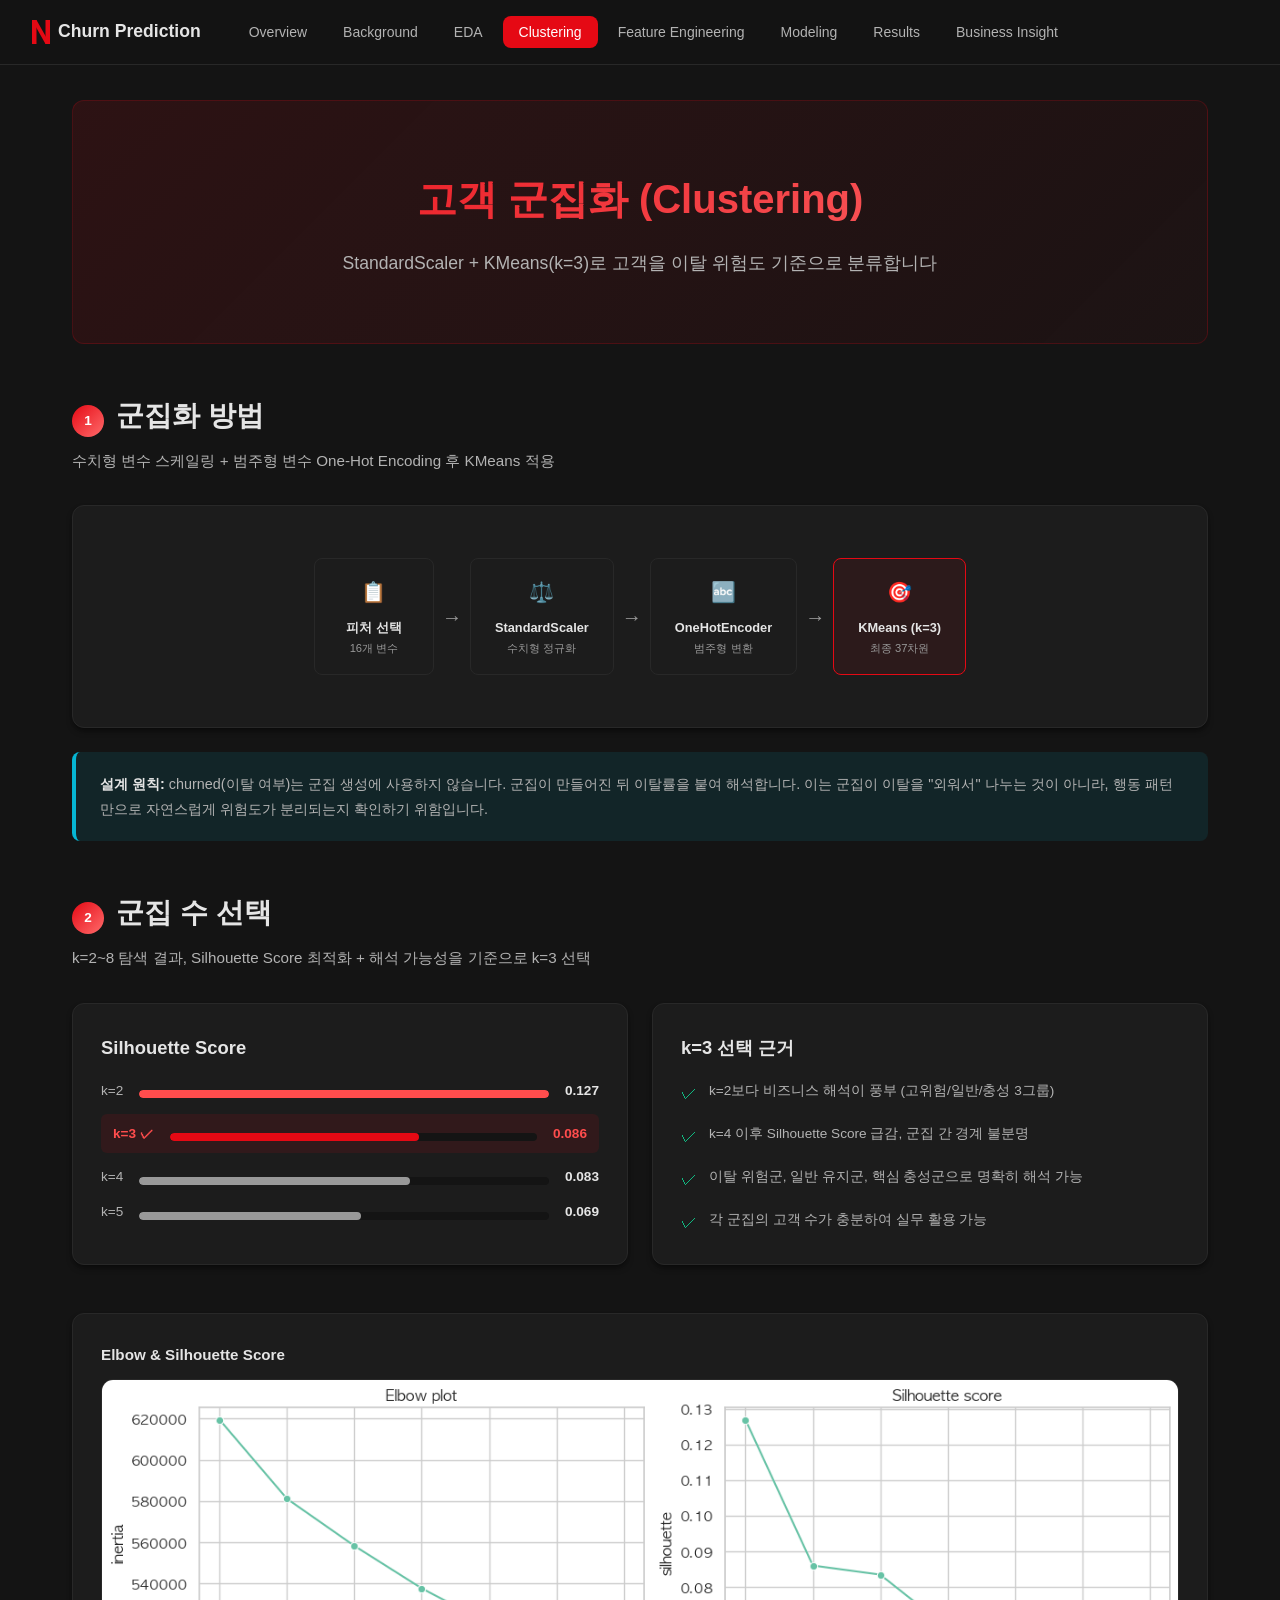
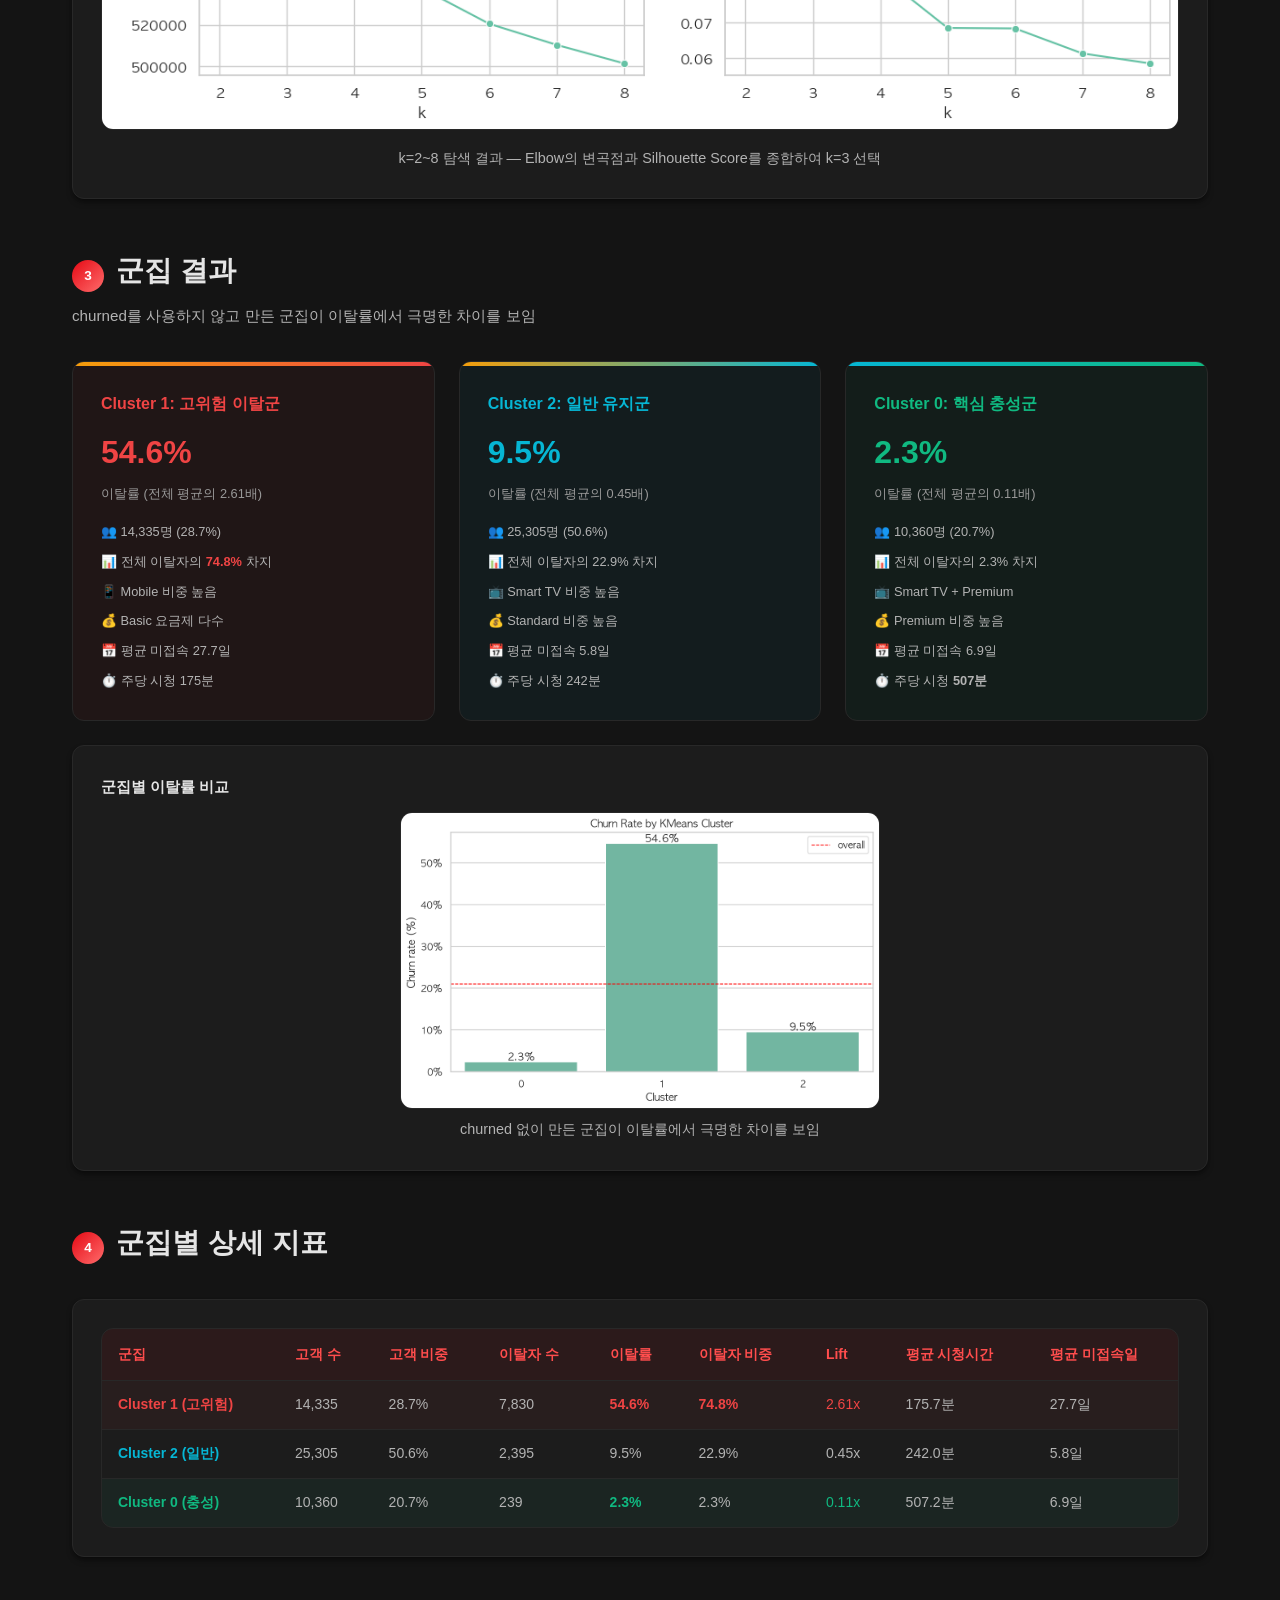
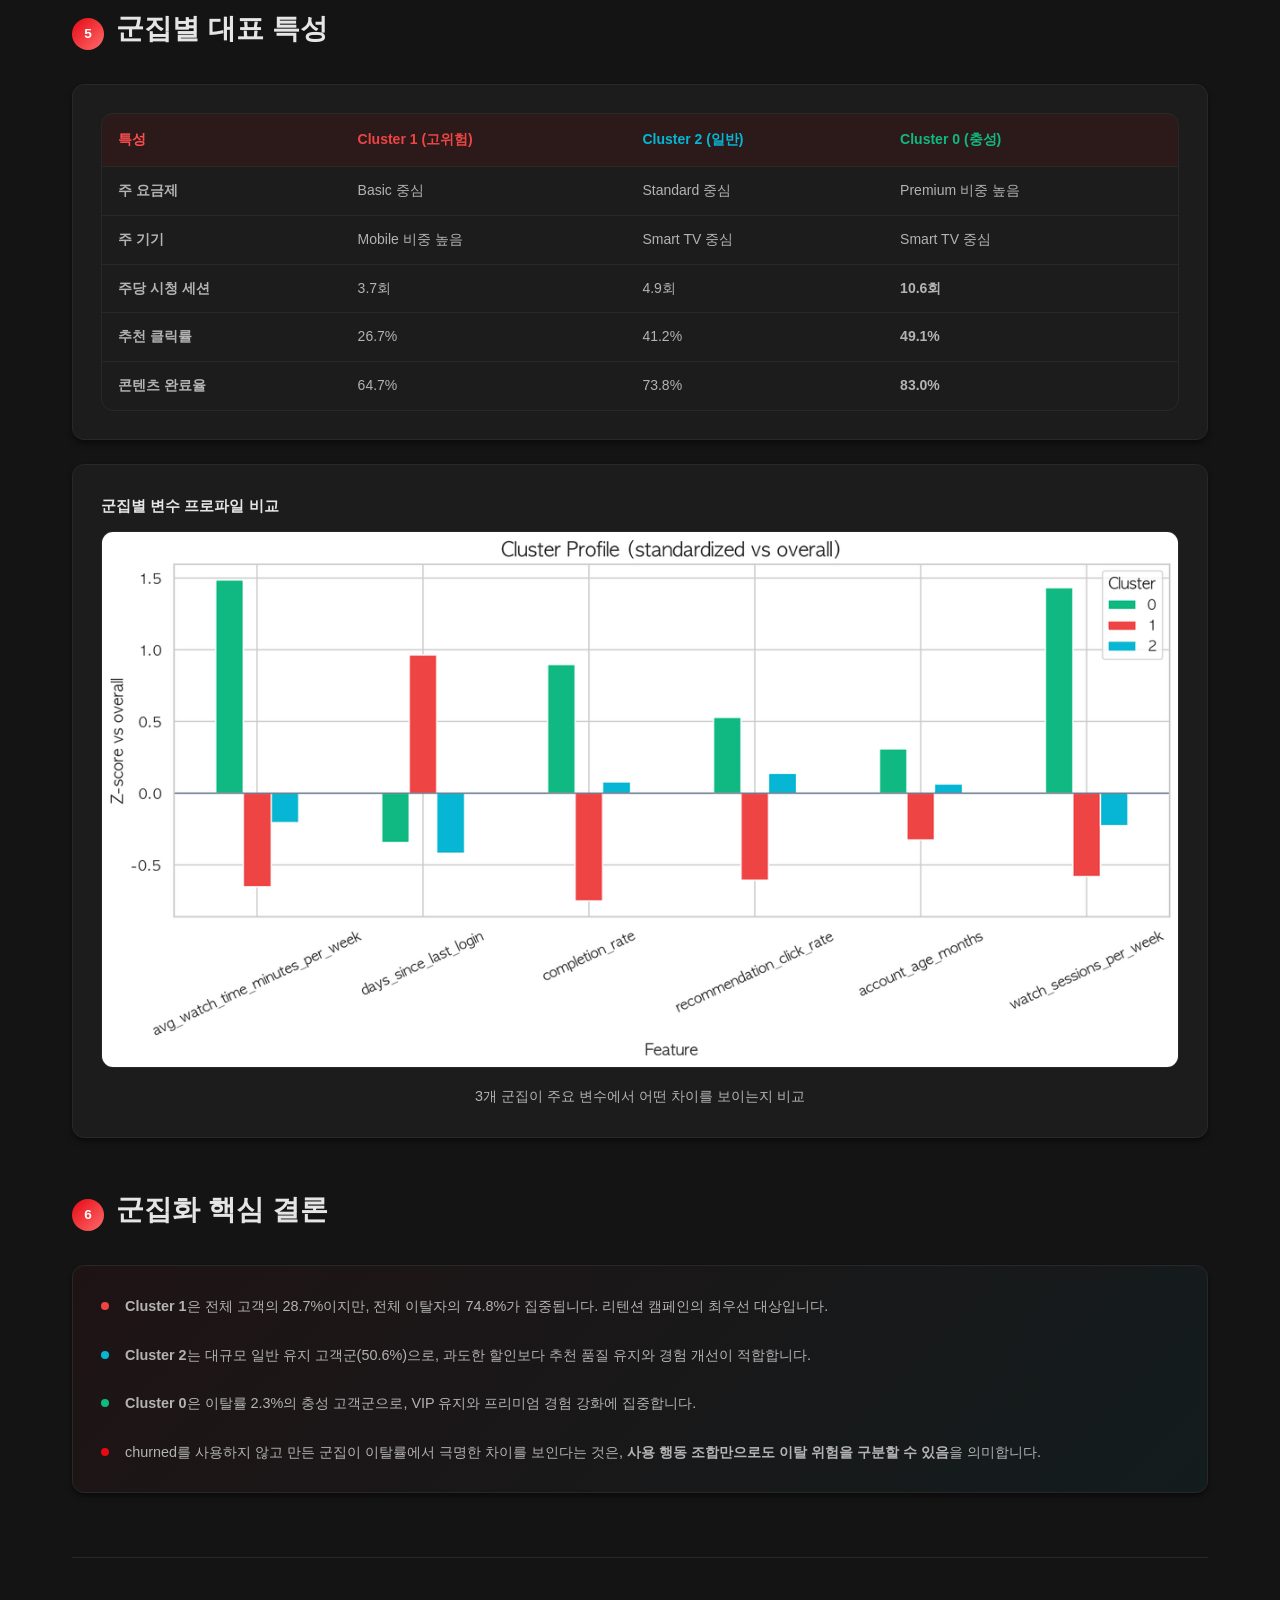
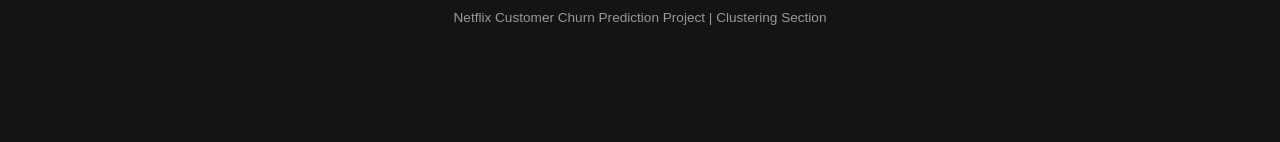
<file: report/clustering.html>
<!DOCTYPE html>
<html lang="ko">
<head>
    <meta charset="UTF-8">
    <meta name="viewport" content="width=device-width, initial-scale=1.0">
    <title>Clustering - Netflix Churn Prediction</title>
    <link rel="stylesheet" href="style.css">
</head>
<body>
    <a href="#main" class="skip-to-content">본문으로 건너뛰기</a>
    <nav class="nav" role="navigation" aria-label="주 메뉴">
        <div class="nav-inner">
            <div class="nav-logo"><svg viewBox="0 0 18 24" width="18" height="24"><path d="M0 0h4.5v24H0z" fill="#E50914"/><path d="M13.5 0h4.5v24h-4.5z" fill="#E50914"/><path d="M0 0h4.5l13.5 24h-4.5z" fill="#E50914"/></svg>Churn Prediction</div>
            <ul class="nav-links">
                <li><a href="index.html">Overview</a></li>
                <li><a href="background.html">Background</a></li>
                <li><a href="eda.html">EDA</a></li>
                <li><a href="clustering.html" class="active">Clustering</a></li>
                <li><a href="feature_engineering.html">Feature Engineering</a></li>
                <li><a href="modeling.html">Modeling</a></li>
                <li><a href="results.html">Results</a></li>
                <li><a href="business_insight.html">Business Insight</a></li>
            </ul>
            <button class="nav-toggle" aria-label="메뉴 열기" aria-expanded="false" onclick="this.classList.toggle('open');this.previousElementSibling.classList.toggle('open');this.setAttribute('aria-expanded',this.classList.contains('open'))">
                <span></span><span></span><span></span>
            </button>
        </div>
    </nav>

    <div class="container" id="main">
        <div class="hero">
            <h1>고객 군집화 (Clustering)</h1>
            <p>StandardScaler + KMeans(k=3)로 고객을 이탈 위험도 기준으로 분류합니다</p>
        </div>

        <!-- Method -->
        <div class="section-header">
            <h2><span class="section-number">1</span>군집화 방법</h2>
            <p>수치형 변수 스케일링 + 범주형 변수 One-Hot Encoding 후 KMeans 적용</p>
        </div>

        <div class="card">
            <div class="pipeline">
                <div class="pipeline-step">
                    <div class="text-2xl mb-sm">📋</div>
                    <div class="font-semibold text-sm">피처 선택</div>
                    <div class="text-xs text-muted">16개 변수</div>
                </div>
                <div class="pipeline-arrow">→</div>
                <div class="pipeline-step">
                    <div class="text-2xl mb-sm">⚖️</div>
                    <div class="font-semibold text-sm">StandardScaler</div>
                    <div class="text-xs text-muted">수치형 정규화</div>
                </div>
                <div class="pipeline-arrow">→</div>
                <div class="pipeline-step">
                    <div class="text-2xl mb-sm">🔤</div>
                    <div class="font-semibold text-sm">OneHotEncoder</div>
                    <div class="text-xs text-muted">범주형 변환</div>
                </div>
                <div class="pipeline-arrow">→</div>
                <div class="pipeline-step active">
                    <div class="text-2xl mb-sm">🎯</div>
                    <div class="font-semibold text-sm">KMeans (k=3)</div>
                    <div class="text-xs text-muted">최종 37차원</div>
                </div>
            </div>
        </div>

        <div class="callout callout-info">
            <p><strong>설계 원칙:</strong> churned(이탈 여부)는 군집 생성에 사용하지 않습니다. 군집이 만들어진 뒤 이탈률을 붙여 해석합니다. 이는 군집이 이탈을 "외워서" 나누는 것이 아니라, 행동 패턴만으로 자연스럽게 위험도가 분리되는지 확인하기 위함입니다.</p>
        </div>

        <div class="spacer-lg"></div>

        <!-- K Selection -->
        <div class="section-header">
            <h2><span class="section-number">2</span>군집 수 선택</h2>
            <p>k=2~8 탐색 결과, Silhouette Score 최적화 + 해석 가능성을 기준으로 k=3 선택</p>
        </div>

        <div class="grid-2">
            <div class="card">
                <h3>Silhouette Score</h3>
                <div style="margin-top:1rem;">
                    <div style="display:flex; justify-content:space-between; align-items:center; margin-bottom:0.75rem;">
                        <span style="font-size:0.85rem; color:var(--text-secondary);">k=2</span>
                        <div style="flex:1; margin:0 1rem;">
                            <div class="progress-bar"><div class="progress-fill" style="width:100%; background:var(--primary-light);"></div></div>
                        </div>
                        <span style="font-size:0.85rem; font-weight:600;">0.127</span>
                    </div>
                    <div style="display:flex; justify-content:space-between; align-items:center; margin-bottom:0.75rem; background:rgba(229,9,20,0.1); padding:0.5rem 0.75rem; border-radius:6px;">
                        <span style="font-size:0.85rem; color:var(--primary-light); font-weight:600;">k=3 ✓</span>
                        <div style="flex:1; margin:0 1rem;">
                            <div class="progress-bar"><div class="progress-fill" style="width:68%; background:var(--primary);"></div></div>
                        </div>
                        <span style="font-size:0.85rem; font-weight:600; color:var(--primary-light);">0.086</span>
                    </div>
                    <div style="display:flex; justify-content:space-between; align-items:center; margin-bottom:0.75rem;">
                        <span style="font-size:0.85rem; color:var(--text-secondary);">k=4</span>
                        <div style="flex:1; margin:0 1rem;">
                            <div class="progress-bar"><div class="progress-fill" style="width:66%; background:var(--text-muted);"></div></div>
                        </div>
                        <span style="font-size:0.85rem; font-weight:600;">0.083</span>
                    </div>
                    <div style="display:flex; justify-content:space-between; align-items:center;">
                        <span style="font-size:0.85rem; color:var(--text-secondary);">k=5</span>
                        <div style="flex:1; margin:0 1rem;">
                            <div class="progress-bar"><div class="progress-fill" style="width:54%; background:var(--text-muted);"></div></div>
                        </div>
                        <span style="font-size:0.85rem; font-weight:600;">0.069</span>
                    </div>
                </div>
            </div>

            <div class="card">
                <h3>k=3 선택 근거</h3>
                <div style="margin-top:1rem; display:grid; gap:1rem;">
                    <div style="display:flex; align-items:flex-start; gap:0.75rem;">
                        <span style="color:var(--accent-green);">✓</span>
                        <p style="font-size:0.85rem;">k=2보다 비즈니스 해석이 풍부 (고위험/일반/충성 3그룹)</p>
                    </div>
                    <div style="display:flex; align-items:flex-start; gap:0.75rem;">
                        <span style="color:var(--accent-green);">✓</span>
                        <p style="font-size:0.85rem;">k=4 이후 Silhouette Score 급감, 군집 간 경계 불분명</p>
                    </div>
                    <div style="display:flex; align-items:flex-start; gap:0.75rem;">
                        <span style="color:var(--accent-green);">✓</span>
                        <p style="font-size:0.85rem;">이탈 위험군, 일반 유지군, 핵심 충성군으로 명확히 해석 가능</p>
                    </div>
                    <div style="display:flex; align-items:flex-start; gap:0.75rem;">
                        <span style="color:var(--accent-green);">✓</span>
                        <p style="font-size:0.85rem;">각 군집의 고객 수가 충분하여 실무 활용 가능</p>
                    </div>
                </div>
            </div>
        </div>

        <div class="card chart-img-wrap">
            <h3>Elbow & Silhouette Score</h3>
            <img src="images/clustering_elbow_silhouette.png" alt="Elbow curve와 Silhouette Score" class="chart-img">
            <p class="chart-img-caption">k=2~8 탐색 결과 — Elbow의 변곡점과 Silhouette Score를 종합하여 k=3 선택</p>
        </div>

        <div class="spacer-lg"></div>

        <!-- Cluster Results -->
        <div class="section-header">
            <h2><span class="section-number">3</span>군집 결과</h2>
            <p>churned를 사용하지 않고 만든 군집이 이탈률에서 극명한 차이를 보임</p>
        </div>

        <div class="cluster-group">
            <div class="cluster-card danger" style="background:rgba(239, 68, 68, 0.05);">
                <div class="cluster-name" style="color:var(--accent-red);">Cluster 1: 고위험 이탈군</div>
                <div class="cluster-churn" style="color:var(--accent-red);">54.6%</div>
                <div style="font-size:0.8rem; color:var(--text-muted); margin-bottom:1rem;">이탈률 (전체 평균의 2.61배)</div>
                <div class="grid gap-sm text-sm text-secondary">
                    <div>👥 14,335명 (28.7%)</div>
                    <div>📊 전체 이탈자의 <strong style="color:var(--accent-red);">74.8%</strong> 차지</div>
                    <div>📱 Mobile 비중 높음</div>
                    <div>💰 Basic 요금제 다수</div>
                    <div>📅 평균 미접속 27.7일</div>
                    <div>⏱️ 주당 시청 175분</div>
                </div>
            </div>

            <div class="cluster-card warning" style="background:rgba(6, 182, 212, 0.05);">
                <div class="cluster-name" style="color:var(--accent);">Cluster 2: 일반 유지군</div>
                <div class="cluster-churn" style="color:var(--accent);">9.5%</div>
                <div style="font-size:0.8rem; color:var(--text-muted); margin-bottom:1rem;">이탈률 (전체 평균의 0.45배)</div>
                <div class="grid gap-sm text-sm text-secondary">
                    <div>👥 25,305명 (50.6%)</div>
                    <div>📊 전체 이탈자의 22.9% 차지</div>
                    <div>📺 Smart TV 비중 높음</div>
                    <div>💰 Standard 비중 높음</div>
                    <div>📅 평균 미접속 5.8일</div>
                    <div>⏱️ 주당 시청 242분</div>
                </div>
            </div>

            <div class="cluster-card success" style="background:rgba(16, 185, 129, 0.05);">
                <div class="cluster-name" style="color:var(--accent-green);">Cluster 0: 핵심 충성군</div>
                <div class="cluster-churn" style="color:var(--accent-green);">2.3%</div>
                <div style="font-size:0.8rem; color:var(--text-muted); margin-bottom:1rem;">이탈률 (전체 평균의 0.11배)</div>
                <div class="grid gap-sm text-sm text-secondary">
                    <div>👥 10,360명 (20.7%)</div>
                    <div>📊 전체 이탈자의 2.3% 차지</div>
                    <div>📺 Smart TV + Premium</div>
                    <div>💰 Premium 비중 높음</div>
                    <div>📅 평균 미접속 6.9일</div>
                    <div>⏱️ 주당 시청 <strong>507분</strong></div>
                </div>
            </div>
        </div>

        <div class="card chart-img-wrap">
            <h3>군집별 이탈률 비교</h3>
            <img src="images/clustering_churnrate_by_cluster.png" alt="군집별 churn rate 비교" class="chart-img chart-img-sm">
            <p class="chart-img-caption">churned 없이 만든 군집이 이탈률에서 극명한 차이를 보임</p>
        </div>

        <div class="spacer-lg"></div>

        <!-- Cluster Summary Table -->
        <div class="section-header">
            <h2><span class="section-number">4</span>군집별 상세 지표</h2>
        </div>

        <div class="card">
            <div class="table-wrapper">
                <table>
                    <thead>
                        <tr>
                            <th>군집</th>
                            <th>고객 수</th>
                            <th>고객 비중</th>
                            <th>이탈자 수</th>
                            <th>이탈률</th>
                            <th>이탈자 비중</th>
                            <th>Lift</th>
                            <th>평균 시청시간</th>
                            <th>평균 미접속일</th>
                        </tr>
                    </thead>
                    <tbody>
                        <tr style="background:rgba(239, 68, 68, 0.05);">
                            <td><strong style="color:var(--accent-red);">Cluster 1 (고위험)</strong></td>
                            <td>14,335</td>
                            <td>28.7%</td>
                            <td>7,830</td>
                            <td><strong style="color:var(--accent-red);">54.6%</strong></td>
                            <td><strong style="color:var(--accent-red);">74.8%</strong></td>
                            <td style="color:var(--accent-red);">2.61x</td>
                            <td>175.7분</td>
                            <td>27.7일</td>
                        </tr>
                        <tr>
                            <td><strong style="color:var(--accent);">Cluster 2 (일반)</strong></td>
                            <td>25,305</td>
                            <td>50.6%</td>
                            <td>2,395</td>
                            <td>9.5%</td>
                            <td>22.9%</td>
                            <td>0.45x</td>
                            <td>242.0분</td>
                            <td>5.8일</td>
                        </tr>
                        <tr style="background:rgba(16, 185, 129, 0.05);">
                            <td><strong style="color:var(--accent-green);">Cluster 0 (충성)</strong></td>
                            <td>10,360</td>
                            <td>20.7%</td>
                            <td>239</td>
                            <td><strong style="color:var(--accent-green);">2.3%</strong></td>
                            <td>2.3%</td>
                            <td style="color:var(--accent-green);">0.11x</td>
                            <td>507.2분</td>
                            <td>6.9일</td>
                        </tr>
                    </tbody>
                </table>
            </div>
        </div>

        <div class="spacer-lg"></div>

        <!-- Cluster Characteristics -->
        <div class="section-header">
            <h2><span class="section-number">5</span>군집별 대표 특성</h2>
        </div>

        <div class="card">
            <div class="table-wrapper">
                <table>
                    <thead>
                        <tr>
                            <th>특성</th>
                            <th style="color:var(--accent-red);">Cluster 1 (고위험)</th>
                            <th style="color:var(--accent);">Cluster 2 (일반)</th>
                            <th style="color:var(--accent-green);">Cluster 0 (충성)</th>
                        </tr>
                    </thead>
                    <tbody>
                        <tr>
                            <td><strong>주 요금제</strong></td>
                            <td>Basic 중심</td>
                            <td>Standard 중심</td>
                            <td>Premium 비중 높음</td>
                        </tr>
                        <tr>
                            <td><strong>주 기기</strong></td>
                            <td>Mobile 비중 높음</td>
                            <td>Smart TV 중심</td>
                            <td>Smart TV 중심</td>
                        </tr>
                        <tr>
                            <td><strong>주당 시청 세션</strong></td>
                            <td>3.7회</td>
                            <td>4.9회</td>
                            <td><strong>10.6회</strong></td>
                        </tr>
                        <tr>
                            <td><strong>추천 클릭률</strong></td>
                            <td>26.7%</td>
                            <td>41.2%</td>
                            <td><strong>49.1%</strong></td>
                        </tr>
                        <tr>
                            <td><strong>콘텐츠 완료율</strong></td>
                            <td>64.7%</td>
                            <td>73.8%</td>
                            <td><strong>83.0%</strong></td>
                        </tr>
                    </tbody>
                </table>
            </div>
        </div>

        <div class="card chart-img-wrap">
            <h3>군집별 변수 프로파일 비교</h3>
            <img src="images/clustering_profile.png" alt="군집별 프로파일 비교" class="chart-img">
            <p class="chart-img-caption">3개 군집이 주요 변수에서 어떤 차이를 보이는지 비교</p>
        </div>

        <div class="spacer-lg"></div>

        <!-- Conclusions -->
        <div class="section-header">
            <h2><span class="section-number">6</span>군집화 핵심 결론</h2>
        </div>

        <div class="card" style="background:linear-gradient(135deg, rgba(229, 9, 20, 0.05), rgba(6, 182, 212, 0.05));">
            <div class="bullet-list" style="gap:1.5rem;">
                <div class="bullet-item">
                    <div class="bullet-dot" style="background:var(--accent-red);"></div>
                    <div>
                        <p><strong>Cluster 1</strong>은 전체 고객의 28.7%이지만, 전체 이탈자의 74.8%가 집중됩니다. 리텐션 캠페인의 최우선 대상입니다.</p>
                    </div>
                </div>
                <div class="bullet-item">
                    <div class="bullet-dot" style="background:var(--accent);"></div>
                    <div>
                        <p><strong>Cluster 2</strong>는 대규모 일반 유지 고객군(50.6%)으로, 과도한 할인보다 추천 품질 유지와 경험 개선이 적합합니다.</p>
                    </div>
                </div>
                <div class="bullet-item">
                    <div class="bullet-dot" style="background:var(--accent-green);"></div>
                    <div>
                        <p><strong>Cluster 0</strong>은 이탈률 2.3%의 충성 고객군으로, VIP 유지와 프리미엄 경험 강화에 집중합니다.</p>
                    </div>
                </div>
                <div class="bullet-item">
                    <div class="bullet-dot" style="background:var(--primary);"></div>
                    <div>
                        <p>churned를 사용하지 않고 만든 군집이 이탈률에서 극명한 차이를 보인다는 것은, <strong>사용 행동 조합만으로도 이탈 위험을 구분할 수 있음</strong>을 의미합니다.</p>
                    </div>
                </div>
            </div>
        </div>

        <div class="footer">
            <p>Netflix Customer Churn Prediction Project | Clustering Section</p>
        </div>
    </div>
</body>
</html>
</file>
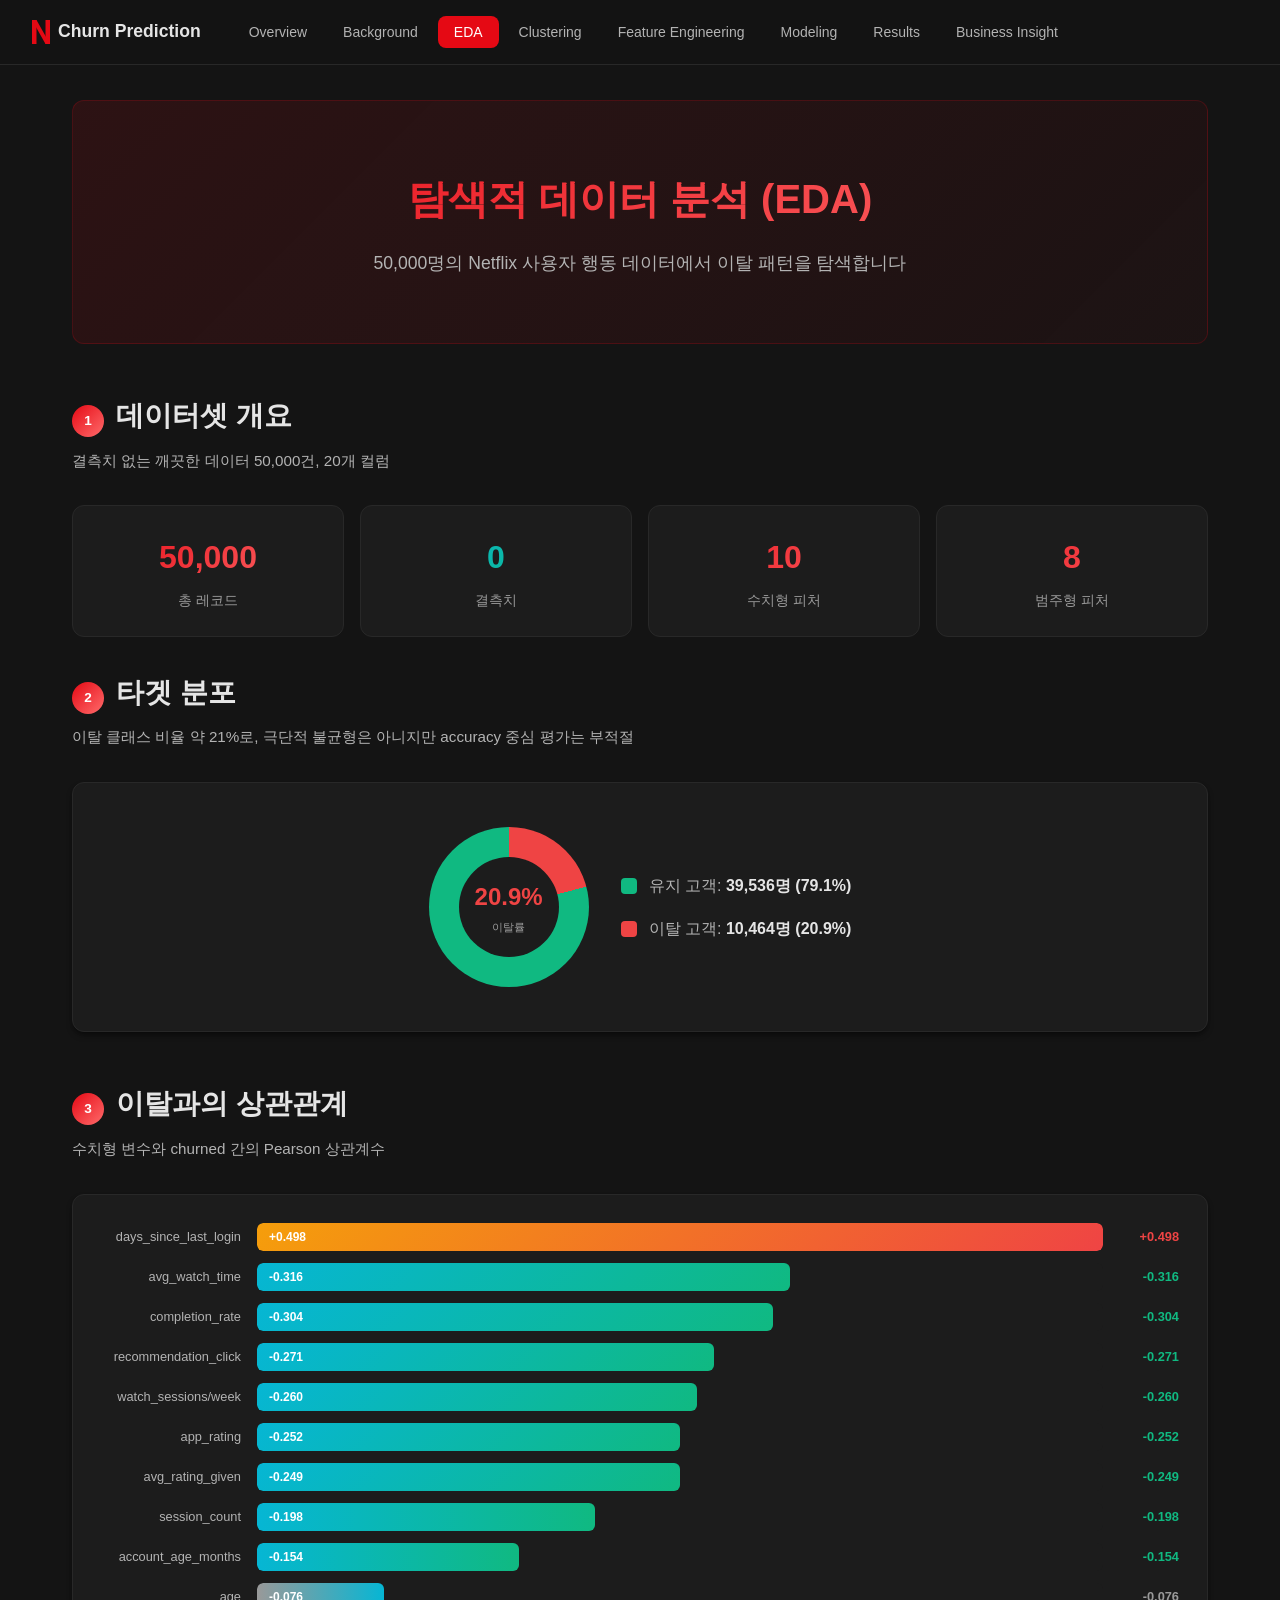
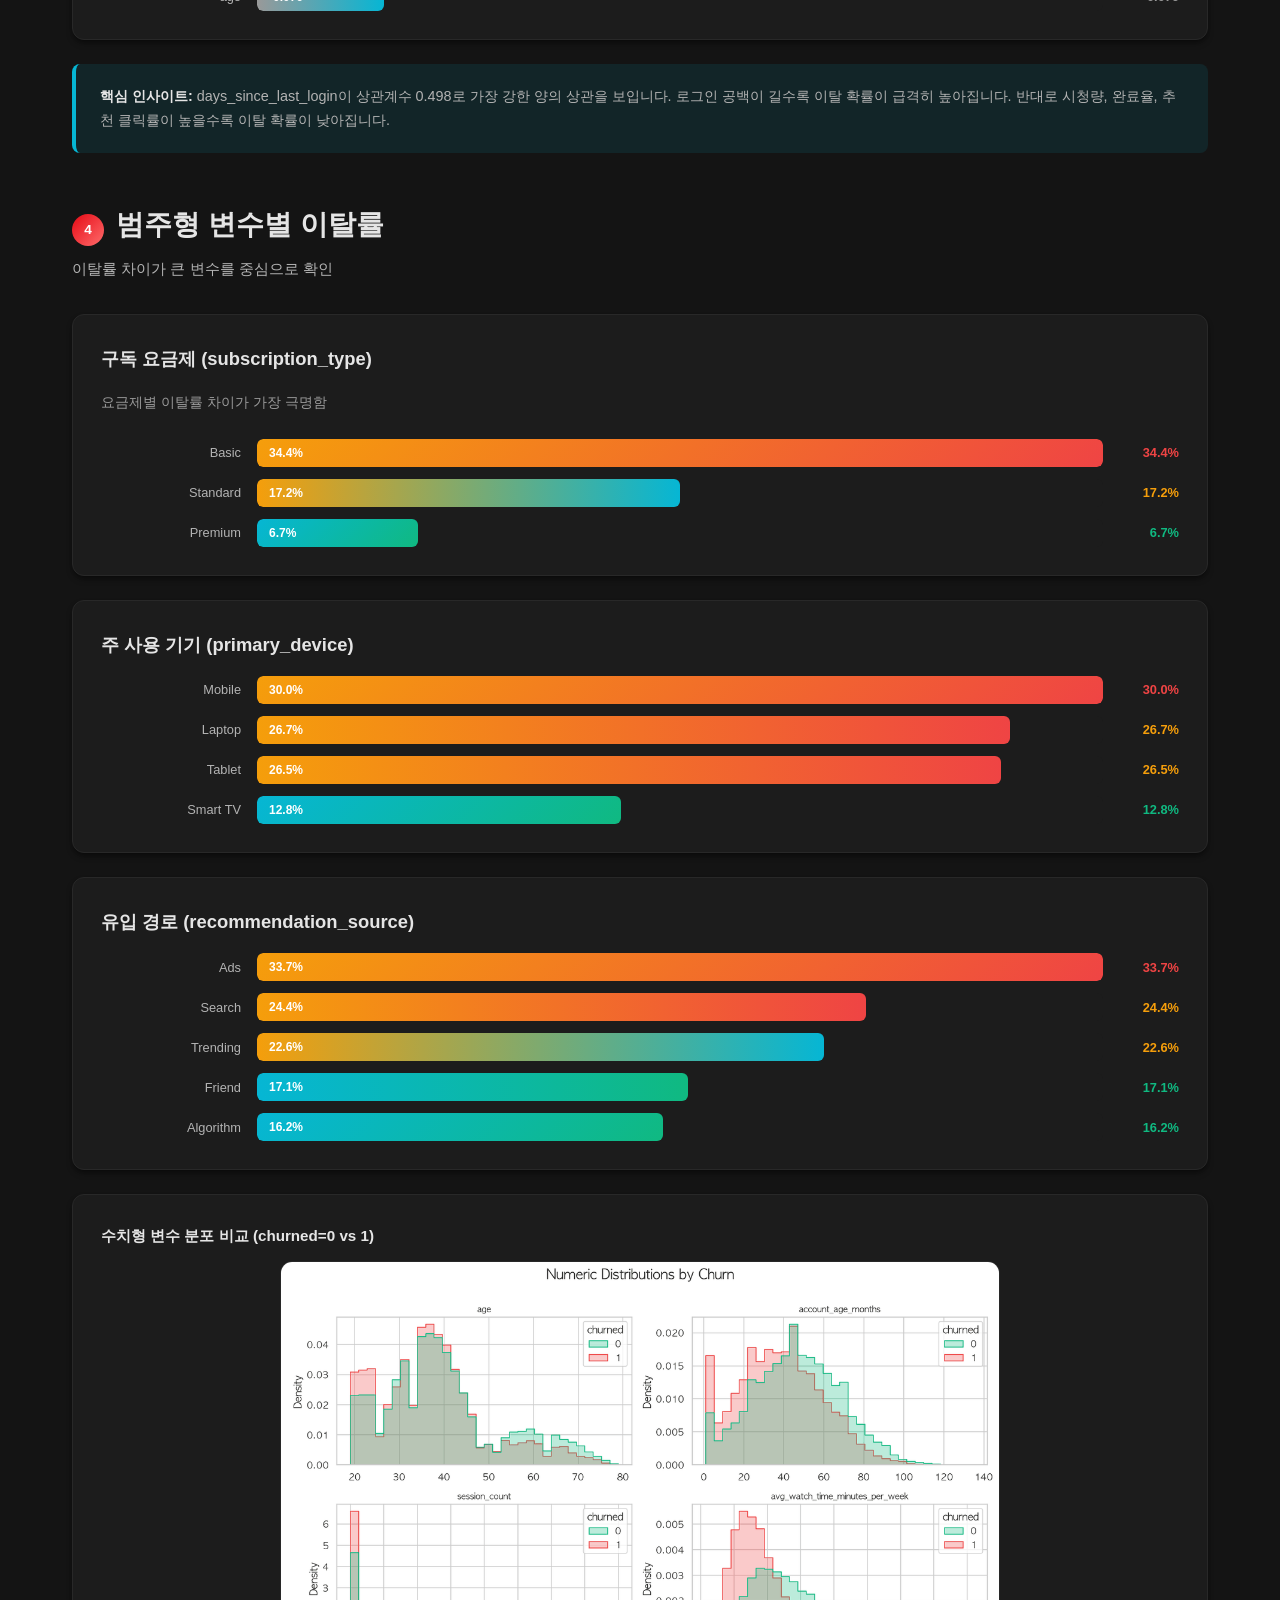
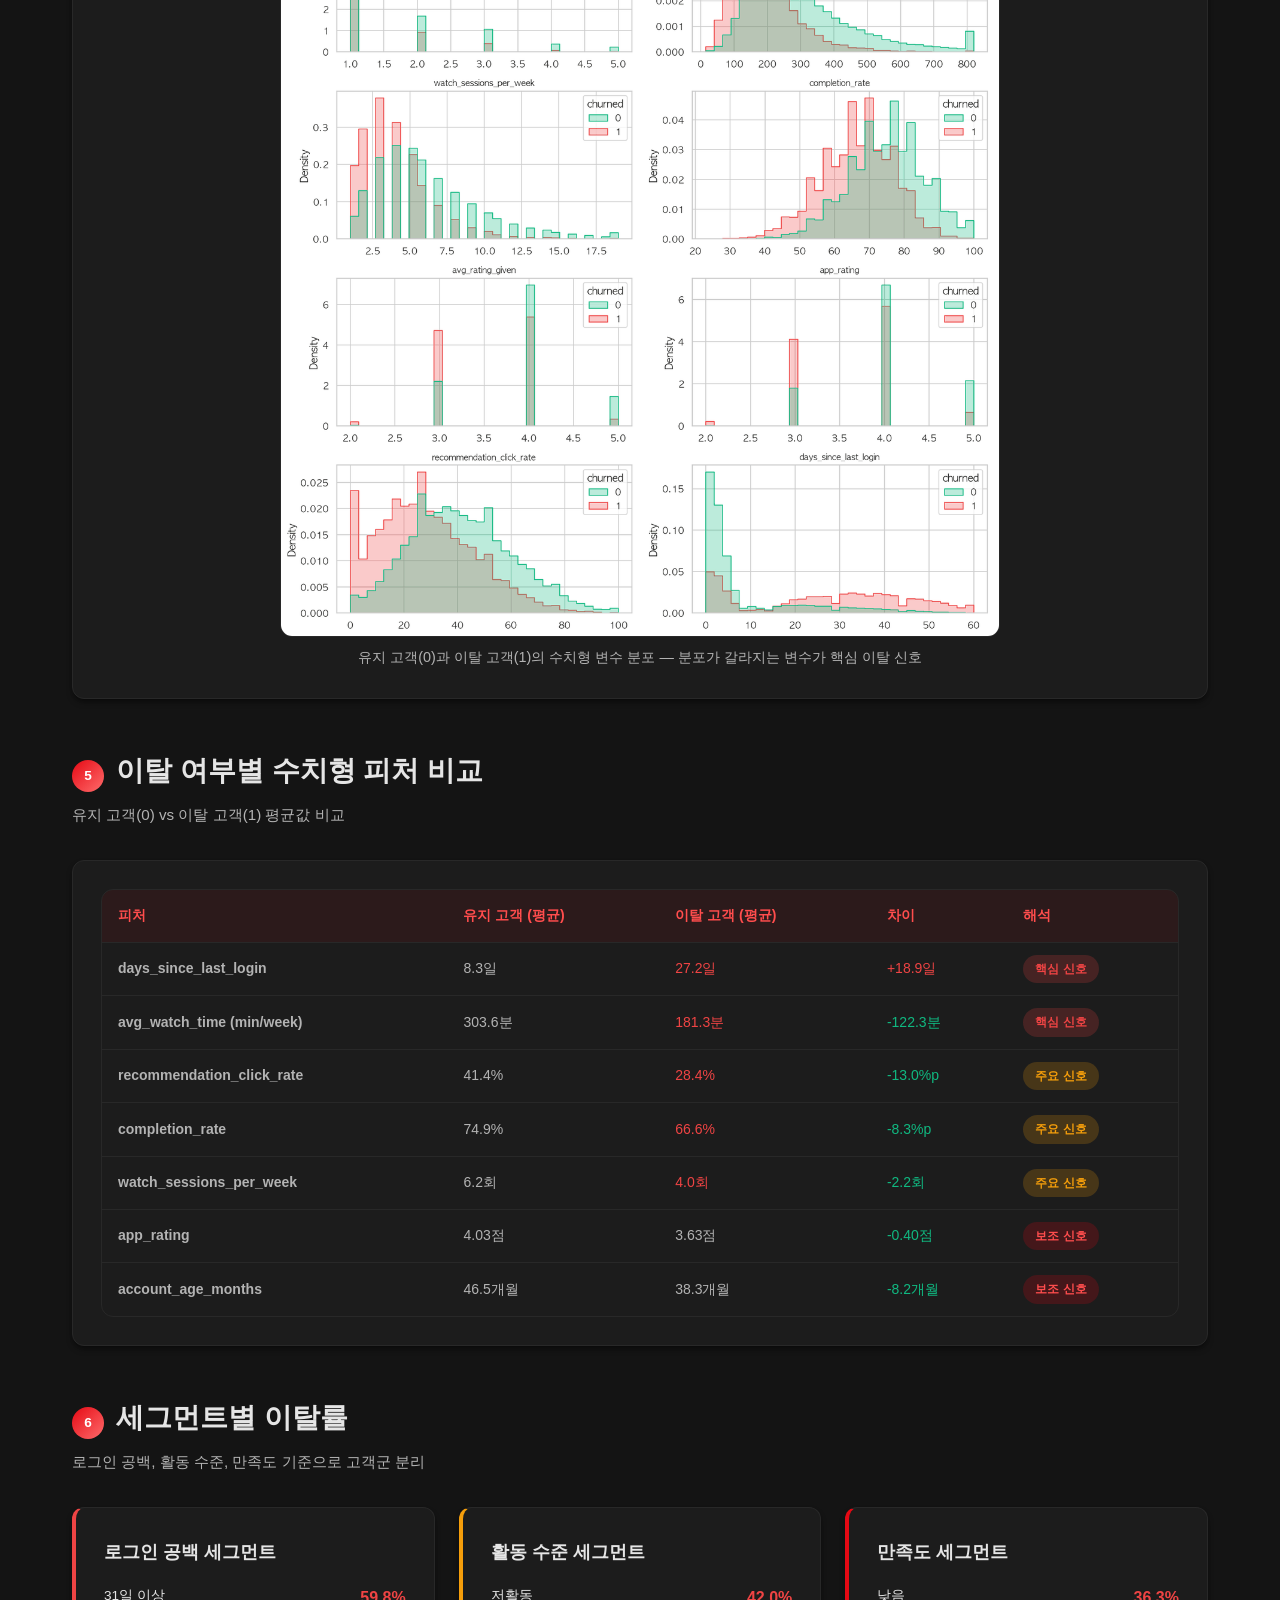
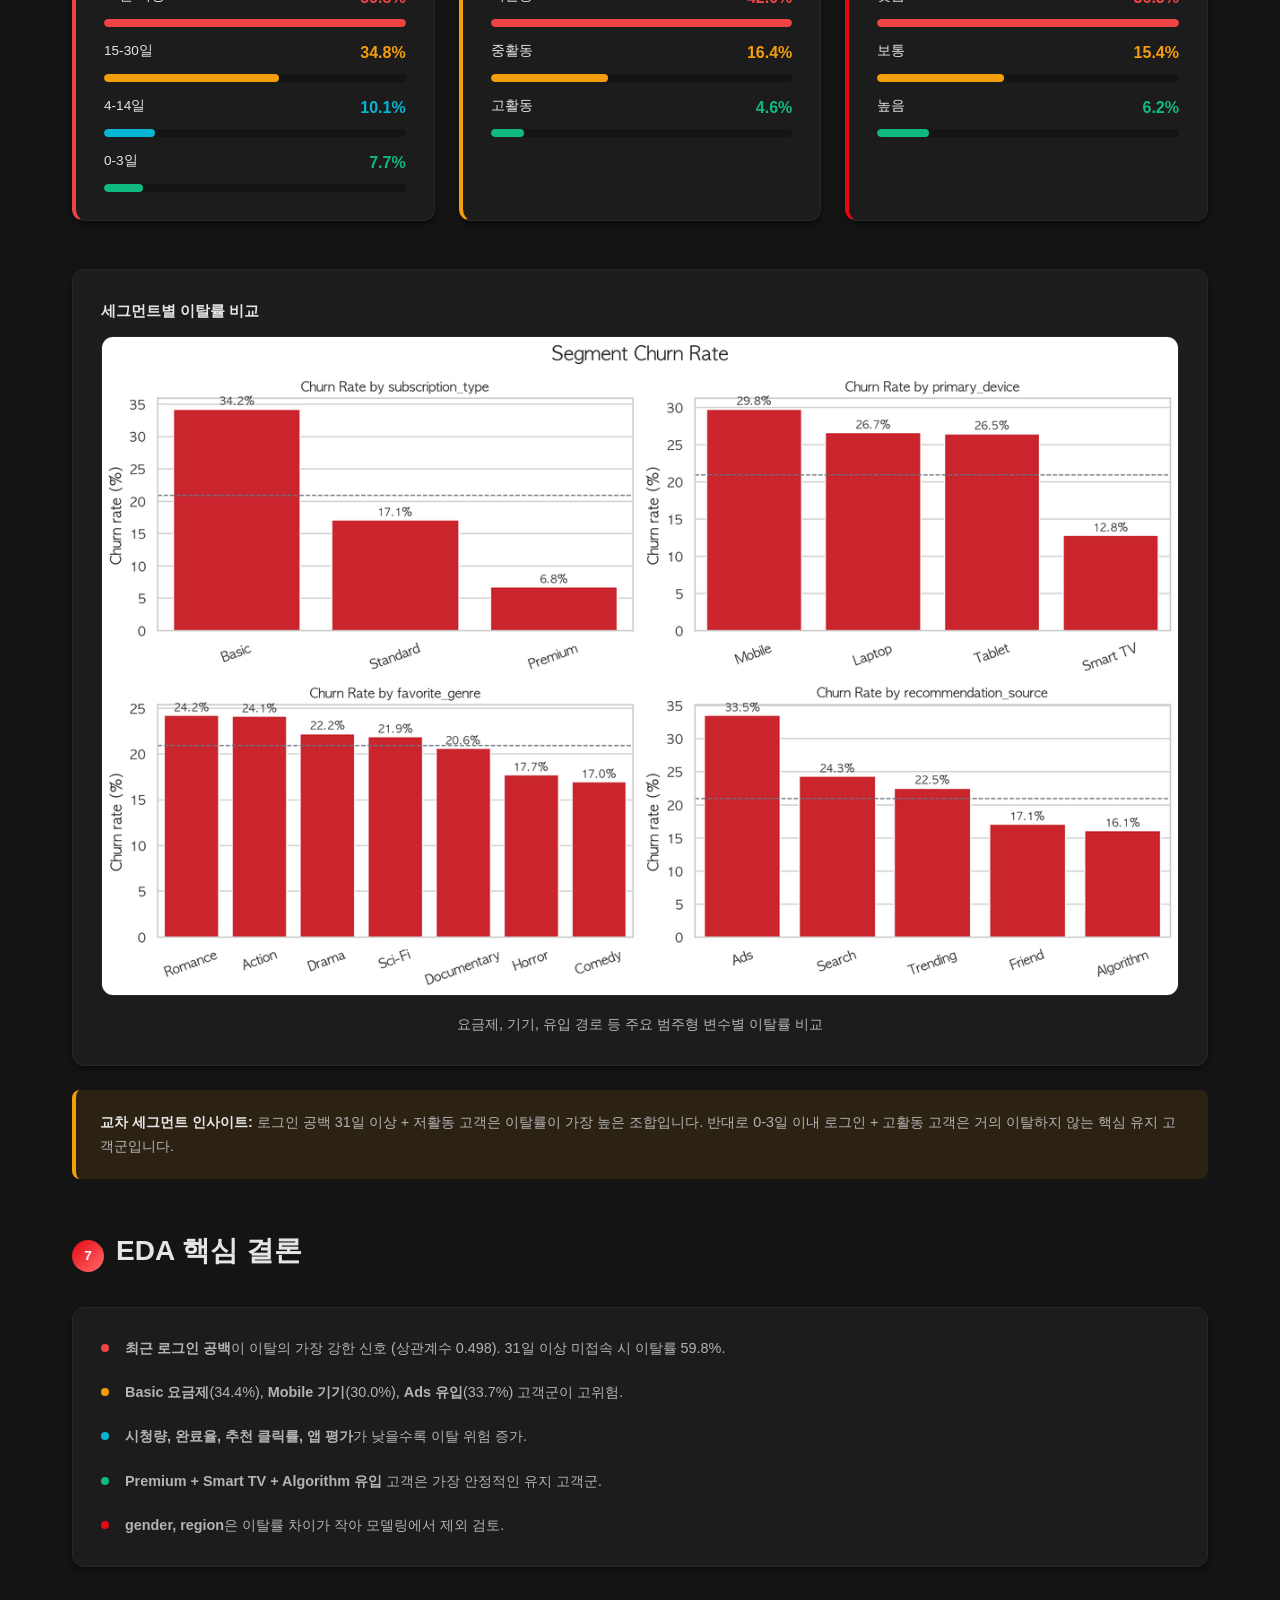
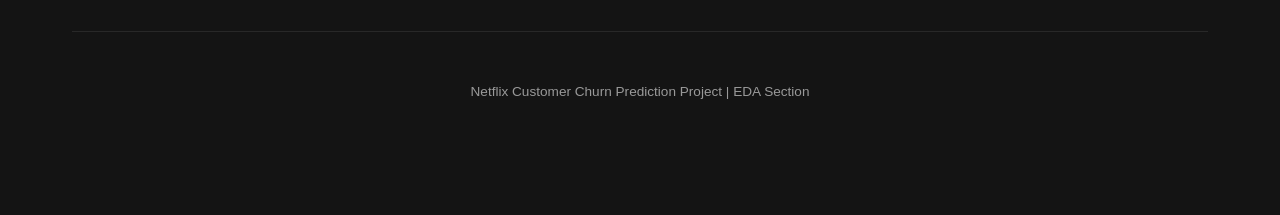
<file: report/eda.html>
<!DOCTYPE html>
<html lang="ko">
<head>
    <meta charset="UTF-8">
    <meta name="viewport" content="width=device-width, initial-scale=1.0">
    <title>EDA - Netflix Churn Prediction</title>
    <link rel="stylesheet" href="style.css">
</head>
<body>
    <a href="#main" class="skip-to-content">본문으로 건너뛰기</a>
    <nav class="nav" role="navigation" aria-label="주 메뉴">
        <div class="nav-inner">
            <div class="nav-logo"><svg viewBox="0 0 18 24" width="18" height="24"><path d="M0 0h4.5v24H0z" fill="#E50914"/><path d="M13.5 0h4.5v24h-4.5z" fill="#E50914"/><path d="M0 0h4.5l13.5 24h-4.5z" fill="#E50914"/></svg>Churn Prediction</div>
            <ul class="nav-links">
                <li><a href="index.html">Overview</a></li>
                <li><a href="background.html">Background</a></li>
                <li><a href="eda.html" class="active">EDA</a></li>
                <li><a href="clustering.html">Clustering</a></li>
                <li><a href="feature_engineering.html">Feature Engineering</a></li>
                <li><a href="modeling.html">Modeling</a></li>
                <li><a href="results.html">Results</a></li>
                <li><a href="business_insight.html">Business Insight</a></li>
            </ul>
            <button class="nav-toggle" aria-label="메뉴 열기" aria-expanded="false" onclick="this.classList.toggle('open');this.previousElementSibling.classList.toggle('open');this.setAttribute('aria-expanded',this.classList.contains('open'))">
                <span></span><span></span><span></span>
            </button>
        </div>
    </nav>

    <div id="main" class="container">
        <div class="hero">
            <h1>탐색적 데이터 분석 (EDA)</h1>
            <p>50,000명의 Netflix 사용자 행동 데이터에서 이탈 패턴을 탐색합니다</p>
        </div>

        <!-- Dataset Overview -->
        <div class="section-header">
            <h2><span class="section-number">1</span>데이터셋 개요</h2>
            <p>결측치 없는 깨끗한 데이터 50,000건, 20개 컬럼</p>
        </div>

        <div class="grid-4 spacer">
            <div class="stat-card">
                <div class="stat-value gradient-1">50,000</div>
                <div class="stat-label">총 레코드</div>
            </div>
            <div class="stat-card">
                <div class="stat-value gradient-2">0</div>
                <div class="stat-label">결측치</div>
            </div>
            <div class="stat-card">
                <div class="stat-value gradient-1">10</div>
                <div class="stat-label">수치형 피처</div>
            </div>
            <div class="stat-card">
                <div class="stat-value gradient-1">8</div>
                <div class="stat-label">범주형 피처</div>
            </div>
        </div>

        <!-- Target Distribution -->
        <div class="section-header">
            <h2><span class="section-number">2</span>타겟 분포</h2>
            <p>이탈 클래스 비율 약 21%로, 극단적 불균형은 아니지만 accuracy 중심 평가는 부적절</p>
        </div>

        <div class="card">
            <div class="donut-container">
                <div class="donut" style="background: conic-gradient(var(--accent-red) 0% 20.9%, var(--accent-green) 20.9% 100%);">
                    <div class="donut-center">
                        <div class="value" style="color:var(--accent-red);">20.9%</div>
                        <div class="label">이탈률</div>
                    </div>
                </div>
                <div>
                    <div style="display:flex; align-items:center; gap:0.75rem; margin-bottom:1rem;">
                        <div style="width:16px; height:16px; border-radius:4px; background:var(--accent-green);"></div>
                        <span style="color:var(--text-secondary);">유지 고객: <strong style="color:var(--text-primary);">39,536명 (79.1%)</strong></span>
                    </div>
                    <div style="display:flex; align-items:center; gap:0.75rem;">
                        <div style="width:16px; height:16px; border-radius:4px; background:var(--accent-red);"></div>
                        <span style="color:var(--text-secondary);">이탈 고객: <strong style="color:var(--text-primary);">10,464명 (20.9%)</strong></span>
                    </div>
                </div>
            </div>
        </div>

        <div class="spacer-lg"></div>

        <!-- Correlation with Target -->
        <div class="section-header">
            <h2><span class="section-number">3</span>이탈과의 상관관계</h2>
            <p>수치형 변수와 churned 간의 Pearson 상관계수</p>
        </div>

        <div class="card">
            <div class="bar-chart">
                <div class="bar-item">
                    <div class="bar-label">days_since_last_login</div>
                    <div class="bar-track">
                        <div class="bar-fill" style="width:100%; background:var(--gradient-3);">+0.498</div>
                    </div>
                    <div class="bar-value" style="color:var(--accent-red);">+0.498</div>
                </div>
                <div class="bar-item">
                    <div class="bar-label">avg_watch_time</div>
                    <div class="bar-track">
                        <div class="bar-fill" style="width:63%; background:var(--gradient-2);">-0.316</div>
                    </div>
                    <div class="bar-value" style="color:var(--accent-green);">-0.316</div>
                </div>
                <div class="bar-item">
                    <div class="bar-label">completion_rate</div>
                    <div class="bar-track">
                        <div class="bar-fill" style="width:61%; background:var(--gradient-2);">-0.304</div>
                    </div>
                    <div class="bar-value" style="color:var(--accent-green);">-0.304</div>
                </div>
                <div class="bar-item">
                    <div class="bar-label">recommendation_click</div>
                    <div class="bar-track">
                        <div class="bar-fill" style="width:54%; background:var(--gradient-2);">-0.271</div>
                    </div>
                    <div class="bar-value" style="color:var(--accent-green);">-0.271</div>
                </div>
                <div class="bar-item">
                    <div class="bar-label">watch_sessions/week</div>
                    <div class="bar-track">
                        <div class="bar-fill" style="width:52%; background:var(--gradient-2);">-0.260</div>
                    </div>
                    <div class="bar-value" style="color:var(--accent-green);">-0.260</div>
                </div>
                <div class="bar-item">
                    <div class="bar-label">app_rating</div>
                    <div class="bar-track">
                        <div class="bar-fill" style="width:50%; background:var(--gradient-2);">-0.252</div>
                    </div>
                    <div class="bar-value" style="color:var(--accent-green);">-0.252</div>
                </div>
                <div class="bar-item">
                    <div class="bar-label">avg_rating_given</div>
                    <div class="bar-track">
                        <div class="bar-fill" style="width:50%; background:var(--gradient-2);">-0.249</div>
                    </div>
                    <div class="bar-value" style="color:var(--accent-green);">-0.249</div>
                </div>
                <div class="bar-item">
                    <div class="bar-label">session_count</div>
                    <div class="bar-track">
                        <div class="bar-fill" style="width:40%; background:linear-gradient(90deg, var(--accent), var(--accent-green));">-0.198</div>
                    </div>
                    <div class="bar-value" style="color:var(--accent-green);">-0.198</div>
                </div>
                <div class="bar-item">
                    <div class="bar-label">account_age_months</div>
                    <div class="bar-track">
                        <div class="bar-fill" style="width:31%; background:linear-gradient(90deg, var(--accent), var(--accent-green));">-0.154</div>
                    </div>
                    <div class="bar-value" style="color:var(--accent-green);">-0.154</div>
                </div>
                <div class="bar-item">
                    <div class="bar-label">age</div>
                    <div class="bar-track">
                        <div class="bar-fill" style="width:15%; background:linear-gradient(90deg, var(--text-muted), var(--accent));">-0.076</div>
                    </div>
                    <div class="bar-value" style="color:var(--text-muted);">-0.076</div>
                </div>
            </div>
        </div>

        <div class="callout callout-info">
            <p><strong>핵심 인사이트:</strong> days_since_last_login이 상관계수 0.498로 가장 강한 양의 상관을 보입니다. 로그인 공백이 길수록 이탈 확률이 급격히 높아집니다. 반대로 시청량, 완료율, 추천 클릭률이 높을수록 이탈 확률이 낮아집니다.</p>
        </div>

        <div class="spacer-lg"></div>

        <!-- Categorical Feature Analysis -->
        <div class="section-header">
            <h2><span class="section-number">4</span>범주형 변수별 이탈률</h2>
            <p>이탈률 차이가 큰 변수를 중심으로 확인</p>
        </div>

        <!-- Subscription Type -->
        <div class="card">
            <h3>구독 요금제 (subscription_type)</h3>
            <p style="margin-bottom:1.5rem; color:var(--text-muted);">요금제별 이탈률 차이가 가장 극명함</p>
            <div class="bar-chart">
                <div class="bar-item">
                    <div class="bar-label">Basic</div>
                    <div class="bar-track">
                        <div class="bar-fill" style="width:100%; background:var(--gradient-3);">34.4%</div>
                    </div>
                    <div class="bar-value" style="color:var(--accent-red);">34.4%</div>
                </div>
                <div class="bar-item">
                    <div class="bar-label">Standard</div>
                    <div class="bar-track">
                        <div class="bar-fill" style="width:50%; background:linear-gradient(90deg, var(--accent-orange), var(--accent));">17.2%</div>
                    </div>
                    <div class="bar-value" style="color:var(--accent-orange);">17.2%</div>
                </div>
                <div class="bar-item">
                    <div class="bar-label">Premium</div>
                    <div class="bar-track">
                        <div class="bar-fill" style="width:19%; background:var(--gradient-2);">6.7%</div>
                    </div>
                    <div class="bar-value" style="color:var(--accent-green);">6.7%</div>
                </div>
            </div>
        </div>

        <!-- Primary Device -->
        <div class="card">
            <h3>주 사용 기기 (primary_device)</h3>
            <div class="bar-chart">
                <div class="bar-item">
                    <div class="bar-label">Mobile</div>
                    <div class="bar-track">
                        <div class="bar-fill" style="width:100%; background:var(--gradient-3);">30.0%</div>
                    </div>
                    <div class="bar-value" style="color:var(--accent-red);">30.0%</div>
                </div>
                <div class="bar-item">
                    <div class="bar-label">Laptop</div>
                    <div class="bar-track">
                        <div class="bar-fill" style="width:89%; background:linear-gradient(90deg, var(--accent-orange), var(--accent-red));">26.7%</div>
                    </div>
                    <div class="bar-value" style="color:var(--accent-orange);">26.7%</div>
                </div>
                <div class="bar-item">
                    <div class="bar-label">Tablet</div>
                    <div class="bar-track">
                        <div class="bar-fill" style="width:88%; background:linear-gradient(90deg, var(--accent-orange), var(--accent-red));">26.5%</div>
                    </div>
                    <div class="bar-value" style="color:var(--accent-orange);">26.5%</div>
                </div>
                <div class="bar-item">
                    <div class="bar-label">Smart TV</div>
                    <div class="bar-track">
                        <div class="bar-fill" style="width:43%; background:var(--gradient-2);">12.8%</div>
                    </div>
                    <div class="bar-value" style="color:var(--accent-green);">12.8%</div>
                </div>
            </div>
        </div>

        <!-- Recommendation Source -->
        <div class="card">
            <h3>유입 경로 (recommendation_source)</h3>
            <div class="bar-chart">
                <div class="bar-item">
                    <div class="bar-label">Ads</div>
                    <div class="bar-track">
                        <div class="bar-fill" style="width:100%; background:var(--gradient-3);">33.7%</div>
                    </div>
                    <div class="bar-value" style="color:var(--accent-red);">33.7%</div>
                </div>
                <div class="bar-item">
                    <div class="bar-label">Search</div>
                    <div class="bar-track">
                        <div class="bar-fill" style="width:72%; background:linear-gradient(90deg, var(--accent-orange), var(--accent-red));">24.4%</div>
                    </div>
                    <div class="bar-value" style="color:var(--accent-orange);">24.4%</div>
                </div>
                <div class="bar-item">
                    <div class="bar-label">Trending</div>
                    <div class="bar-track">
                        <div class="bar-fill" style="width:67%; background:linear-gradient(90deg, var(--accent-orange), var(--accent));">22.6%</div>
                    </div>
                    <div class="bar-value" style="color:var(--accent-orange);">22.6%</div>
                </div>
                <div class="bar-item">
                    <div class="bar-label">Friend</div>
                    <div class="bar-track">
                        <div class="bar-fill" style="width:51%; background:linear-gradient(90deg, var(--accent), var(--accent-green));">17.1%</div>
                    </div>
                    <div class="bar-value" style="color:var(--accent-green);">17.1%</div>
                </div>
                <div class="bar-item">
                    <div class="bar-label">Algorithm</div>
                    <div class="bar-track">
                        <div class="bar-fill" style="width:48%; background:var(--gradient-2);">16.2%</div>
                    </div>
                    <div class="bar-value" style="color:var(--accent-green);">16.2%</div>
                </div>
            </div>
        </div>

        <div class="card chart-img-wrap">
            <h3>수치형 변수 분포 비교 (churned=0 vs 1)</h3>
            <img src="images/eda_numeric_distribution.png" alt="수치형 변수 distribution by churn" class="chart-img chart-img-md">
            <p class="chart-img-caption">유지 고객(0)과 이탈 고객(1)의 수치형 변수 분포 — 분포가 갈라지는 변수가 핵심 이탈 신호</p>
        </div>

        <div class="spacer-lg"></div>

        <!-- Numeric Feature Comparison -->
        <div class="section-header">
            <h2><span class="section-number">5</span>이탈 여부별 수치형 피처 비교</h2>
            <p>유지 고객(0) vs 이탈 고객(1) 평균값 비교</p>
        </div>

        <div class="card">
            <div class="table-wrapper">
                <table>
                    <thead>
                        <tr>
                            <th>피처</th>
                            <th>유지 고객 (평균)</th>
                            <th>이탈 고객 (평균)</th>
                            <th>차이</th>
                            <th>해석</th>
                        </tr>
                    </thead>
                    <tbody>
                        <tr>
                            <td><strong>days_since_last_login</strong></td>
                            <td>8.3일</td>
                            <td style="color:var(--accent-red);">27.2일</td>
                            <td style="color:var(--accent-red);">+18.9일</td>
                            <td><span class="badge badge-danger">핵심 신호</span></td>
                        </tr>
                        <tr>
                            <td><strong>avg_watch_time (min/week)</strong></td>
                            <td>303.6분</td>
                            <td style="color:var(--accent-red);">181.3분</td>
                            <td style="color:var(--accent-green);">-122.3분</td>
                            <td><span class="badge badge-danger">핵심 신호</span></td>
                        </tr>
                        <tr>
                            <td><strong>recommendation_click_rate</strong></td>
                            <td>41.4%</td>
                            <td style="color:var(--accent-red);">28.4%</td>
                            <td style="color:var(--accent-green);">-13.0%p</td>
                            <td><span class="badge badge-warning">주요 신호</span></td>
                        </tr>
                        <tr>
                            <td><strong>completion_rate</strong></td>
                            <td>74.9%</td>
                            <td style="color:var(--accent-red);">66.6%</td>
                            <td style="color:var(--accent-green);">-8.3%p</td>
                            <td><span class="badge badge-warning">주요 신호</span></td>
                        </tr>
                        <tr>
                            <td><strong>watch_sessions_per_week</strong></td>
                            <td>6.2회</td>
                            <td style="color:var(--accent-red);">4.0회</td>
                            <td style="color:var(--accent-green);">-2.2회</td>
                            <td><span class="badge badge-warning">주요 신호</span></td>
                        </tr>
                        <tr>
                            <td><strong>app_rating</strong></td>
                            <td>4.03점</td>
                            <td>3.63점</td>
                            <td style="color:var(--accent-green);">-0.40점</td>
                            <td><span class="badge badge-primary">보조 신호</span></td>
                        </tr>
                        <tr>
                            <td><strong>account_age_months</strong></td>
                            <td>46.5개월</td>
                            <td>38.3개월</td>
                            <td style="color:var(--accent-green);">-8.2개월</td>
                            <td><span class="badge badge-primary">보조 신호</span></td>
                        </tr>
                    </tbody>
                </table>
            </div>
        </div>

        <div class="spacer-lg"></div>

        <!-- Segment Analysis -->
        <div class="section-header">
            <h2><span class="section-number">6</span>세그먼트별 이탈률</h2>
            <p>로그인 공백, 활동 수준, 만족도 기준으로 고객군 분리</p>
        </div>

        <div class="grid-3">
            <div class="card" style="border-left:4px solid var(--accent-red);">
                <h3>로그인 공백 세그먼트</h3>
                <div class="mt-base">
                    <div class="flex justify-between mb-sm">
                        <span class="text-base">31일 이상</span>
                        <span style="color:var(--accent-red); font-weight:700;">59.8%</span>
                    </div>
                    <div class="progress-bar"><div class="progress-fill" style="width:100%; background:var(--accent-red);"></div></div>
                    <div style="display:flex; justify-content:space-between; margin:0.75rem 0 0.5rem;">
                        <span class="text-base">15-30일</span>
                        <span style="color:var(--accent-orange); font-weight:700;">34.8%</span>
                    </div>
                    <div class="progress-bar"><div class="progress-fill" style="width:58%; background:var(--accent-orange);"></div></div>
                    <div style="display:flex; justify-content:space-between; margin:0.75rem 0 0.5rem;">
                        <span class="text-base">4-14일</span>
                        <span style="color:var(--accent); font-weight:700;">10.1%</span>
                    </div>
                    <div class="progress-bar"><div class="progress-fill" style="width:17%; background:var(--accent);"></div></div>
                    <div style="display:flex; justify-content:space-between; margin:0.75rem 0 0.5rem;">
                        <span class="text-base">0-3일</span>
                        <span style="color:var(--accent-green); font-weight:700;">7.7%</span>
                    </div>
                    <div class="progress-bar"><div class="progress-fill" style="width:13%; background:var(--accent-green);"></div></div>
                </div>
            </div>

            <div class="card" style="border-left:4px solid var(--accent-orange);">
                <h3>활동 수준 세그먼트</h3>
                <div class="mt-base">
                    <div class="flex justify-between mb-sm">
                        <span class="text-base">저활동</span>
                        <span style="color:var(--accent-red); font-weight:700;">42.0%</span>
                    </div>
                    <div class="progress-bar"><div class="progress-fill" style="width:100%; background:var(--accent-red);"></div></div>
                    <div style="display:flex; justify-content:space-between; margin:0.75rem 0 0.5rem;">
                        <span class="text-base">중활동</span>
                        <span style="color:var(--accent-orange); font-weight:700;">16.4%</span>
                    </div>
                    <div class="progress-bar"><div class="progress-fill" style="width:39%; background:var(--accent-orange);"></div></div>
                    <div style="display:flex; justify-content:space-between; margin:0.75rem 0 0.5rem;">
                        <span class="text-base">고활동</span>
                        <span style="color:var(--accent-green); font-weight:700;">4.6%</span>
                    </div>
                    <div class="progress-bar"><div class="progress-fill" style="width:11%; background:var(--accent-green);"></div></div>
                </div>
            </div>

            <div class="card" style="border-left:4px solid var(--primary);">
                <h3>만족도 세그먼트</h3>
                <div class="mt-base">
                    <div class="flex justify-between mb-sm">
                        <span class="text-base">낮음</span>
                        <span style="color:var(--accent-red); font-weight:700;">36.3%</span>
                    </div>
                    <div class="progress-bar"><div class="progress-fill" style="width:100%; background:var(--accent-red);"></div></div>
                    <div style="display:flex; justify-content:space-between; margin:0.75rem 0 0.5rem;">
                        <span class="text-base">보통</span>
                        <span style="color:var(--accent-orange); font-weight:700;">15.4%</span>
                    </div>
                    <div class="progress-bar"><div class="progress-fill" style="width:42%; background:var(--accent-orange);"></div></div>
                    <div style="display:flex; justify-content:space-between; margin:0.75rem 0 0.5rem;">
                        <span class="text-base">높음</span>
                        <span style="color:var(--accent-green); font-weight:700;">6.2%</span>
                    </div>
                    <div class="progress-bar"><div class="progress-fill" style="width:17%; background:var(--accent-green);"></div></div>
                </div>
            </div>
        </div>

        <div class="card chart-img-wrap">
            <h3>세그먼트별 이탈률 비교</h3>
            <img src="images/eda_segment_churnrate.png" alt="세그먼트별 이탈률 bar chart" class="chart-img">
            <p class="chart-img-caption">요금제, 기기, 유입 경로 등 주요 범주형 변수별 이탈률 비교</p>
        </div>

        <div class="callout callout-warning">
            <p><strong>교차 세그먼트 인사이트:</strong> 로그인 공백 31일 이상 + 저활동 고객은 이탈률이 가장 높은 조합입니다. 반대로 0-3일 이내 로그인 + 고활동 고객은 거의 이탈하지 않는 핵심 유지 고객군입니다.</p>
        </div>

        <div class="spacer-lg"></div>

        <!-- EDA Conclusions -->
        <div class="section-header">
            <h2><span class="section-number">7</span>EDA 핵심 결론</h2>
        </div>

        <div class="card">
            <div class="bullet-list">
                <div class="bullet-item">
                    <div class="bullet-dot" style="background:var(--accent-red);"></div>
                    <p><strong>최근 로그인 공백</strong>이 이탈의 가장 강한 신호 (상관계수 0.498). 31일 이상 미접속 시 이탈률 59.8%.</p>
                </div>
                <div class="bullet-item">
                    <div class="bullet-dot" style="background:var(--accent-orange);"></div>
                    <p><strong>Basic 요금제</strong>(34.4%), <strong>Mobile 기기</strong>(30.0%), <strong>Ads 유입</strong>(33.7%) 고객군이 고위험.</p>
                </div>
                <div class="bullet-item">
                    <div class="bullet-dot" style="background:var(--accent);"></div>
                    <p><strong>시청량, 완료율, 추천 클릭률, 앱 평가</strong>가 낮을수록 이탈 위험 증가.</p>
                </div>
                <div class="bullet-item">
                    <div class="bullet-dot" style="background:var(--accent-green);"></div>
                    <p><strong>Premium + Smart TV + Algorithm 유입</strong> 고객은 가장 안정적인 유지 고객군.</p>
                </div>
                <div class="bullet-item">
                    <div class="bullet-dot" style="background:var(--primary);"></div>
                    <p><strong>gender, region</strong>은 이탈률 차이가 작아 모델링에서 제외 검토.</p>
                </div>
            </div>
        </div>

        <div class="footer">
            <p>Netflix Customer Churn Prediction Project | EDA Section</p>
        </div>
    </div>
</body>
</html>
</file>
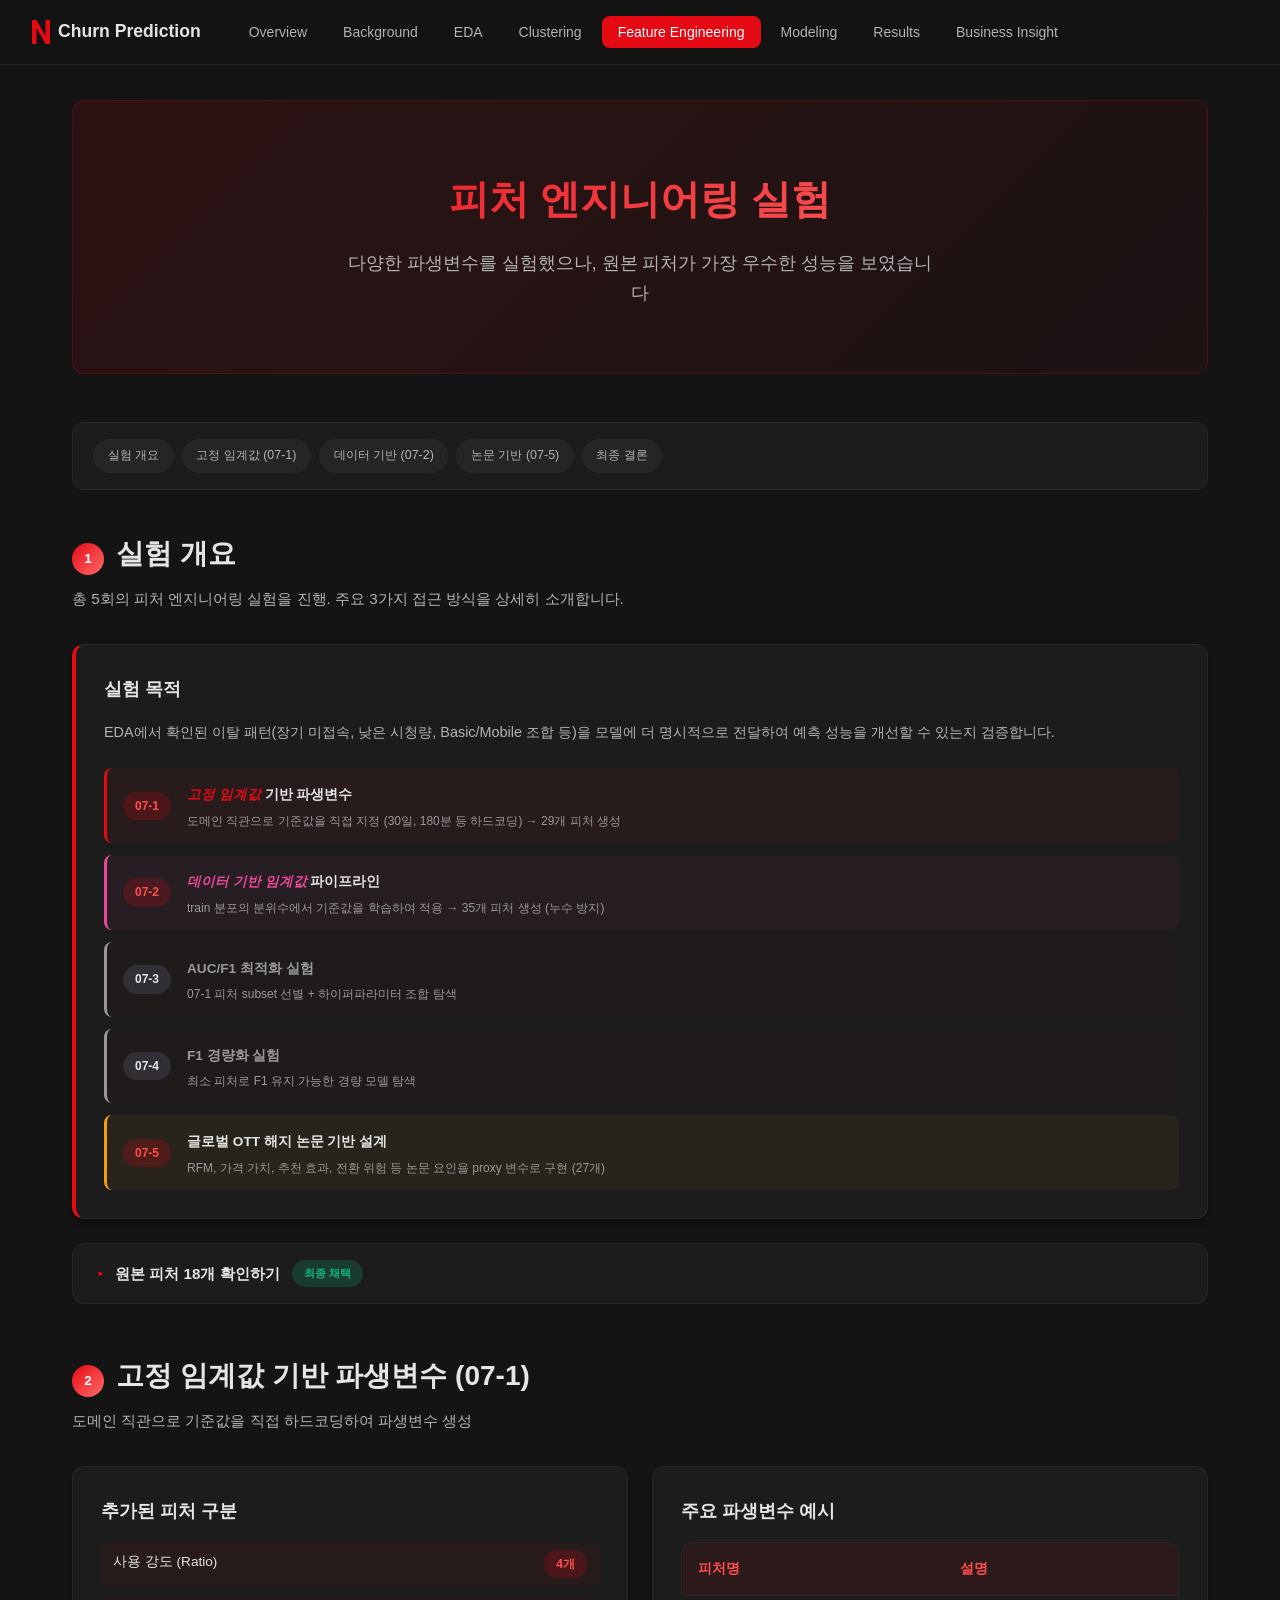
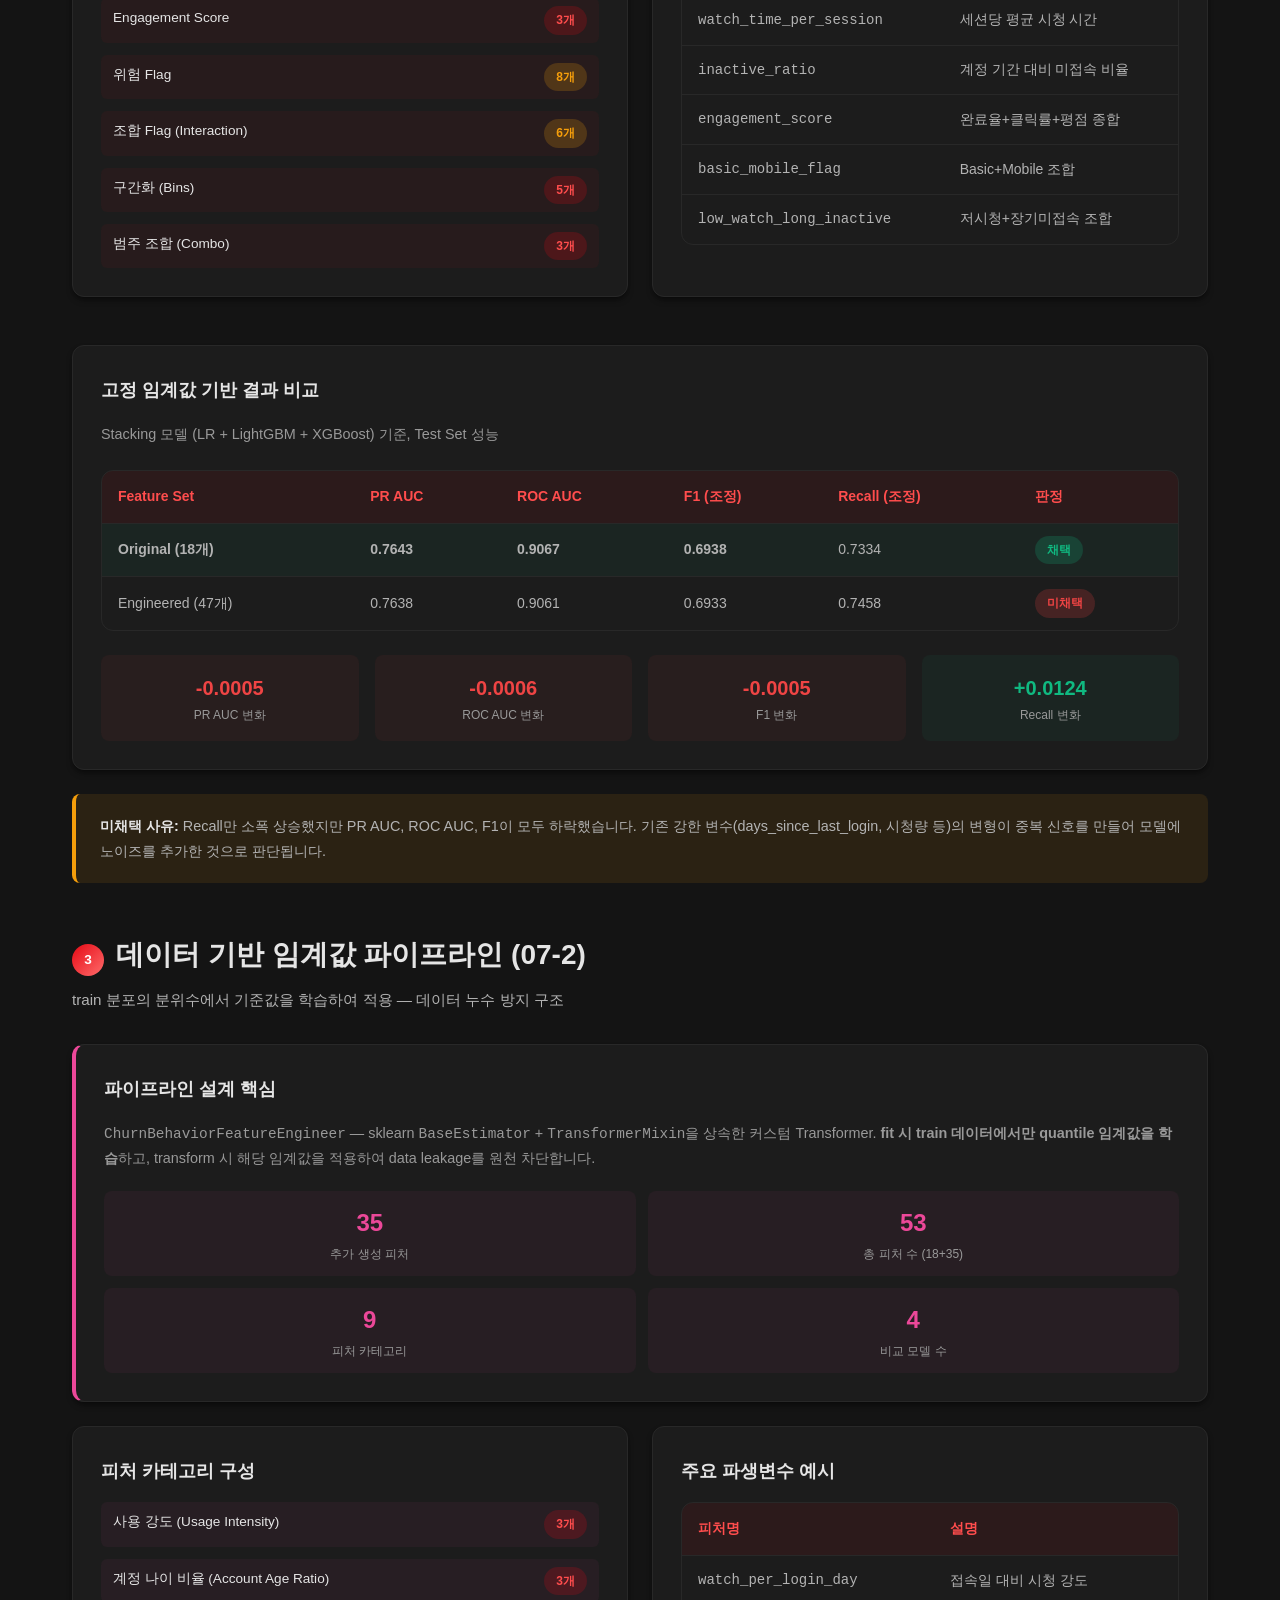
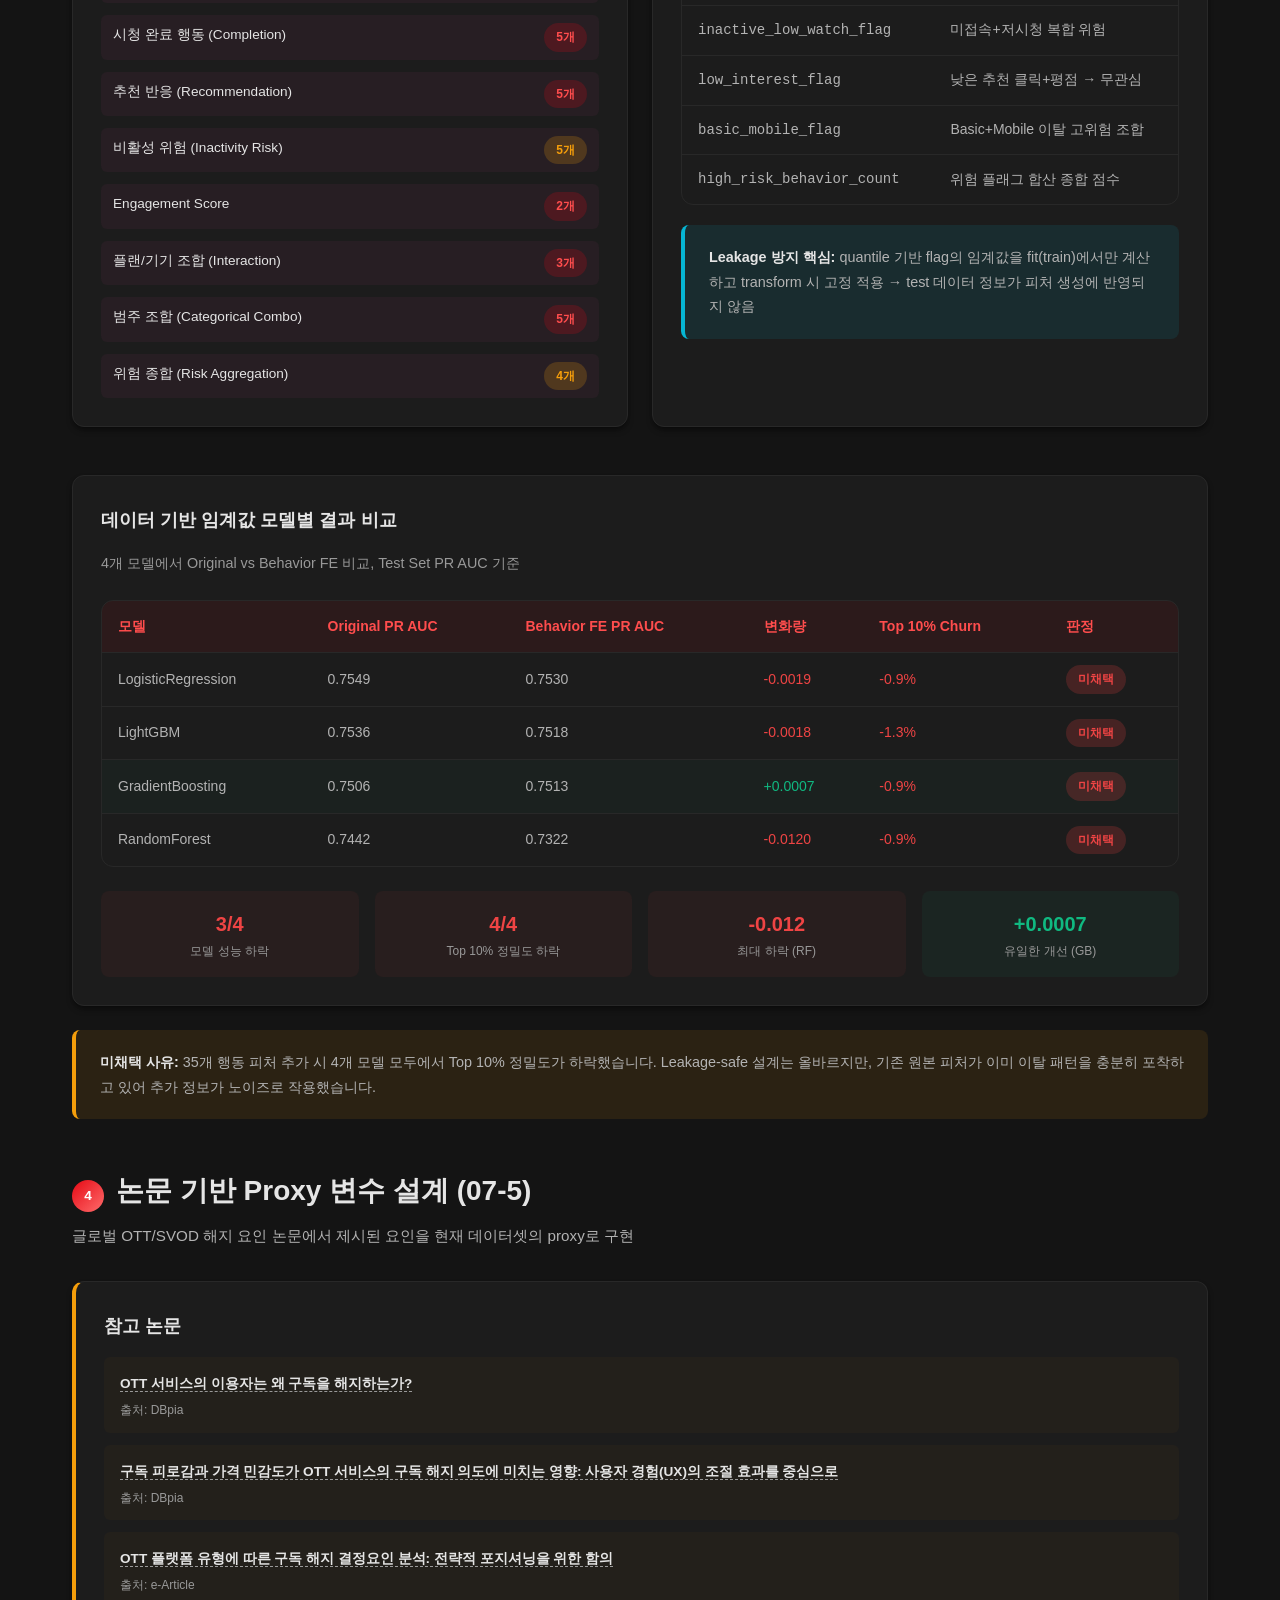
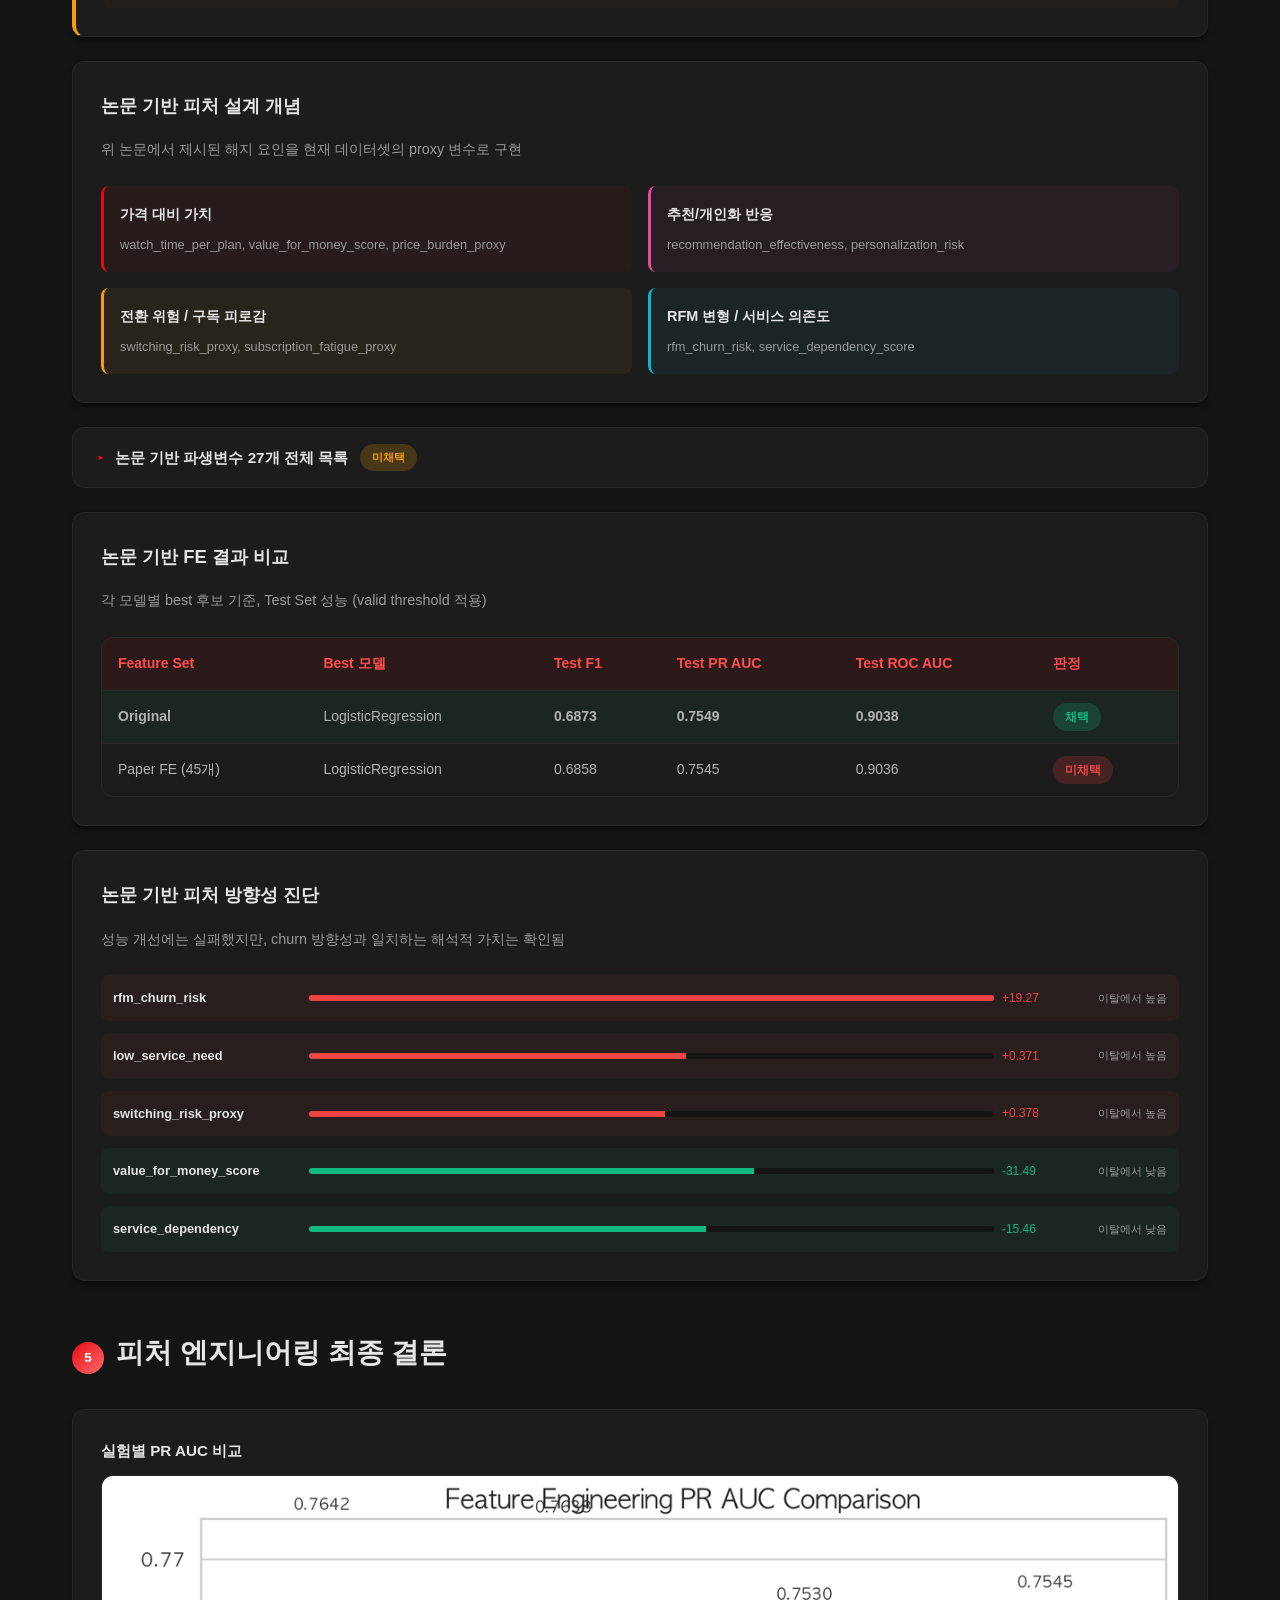
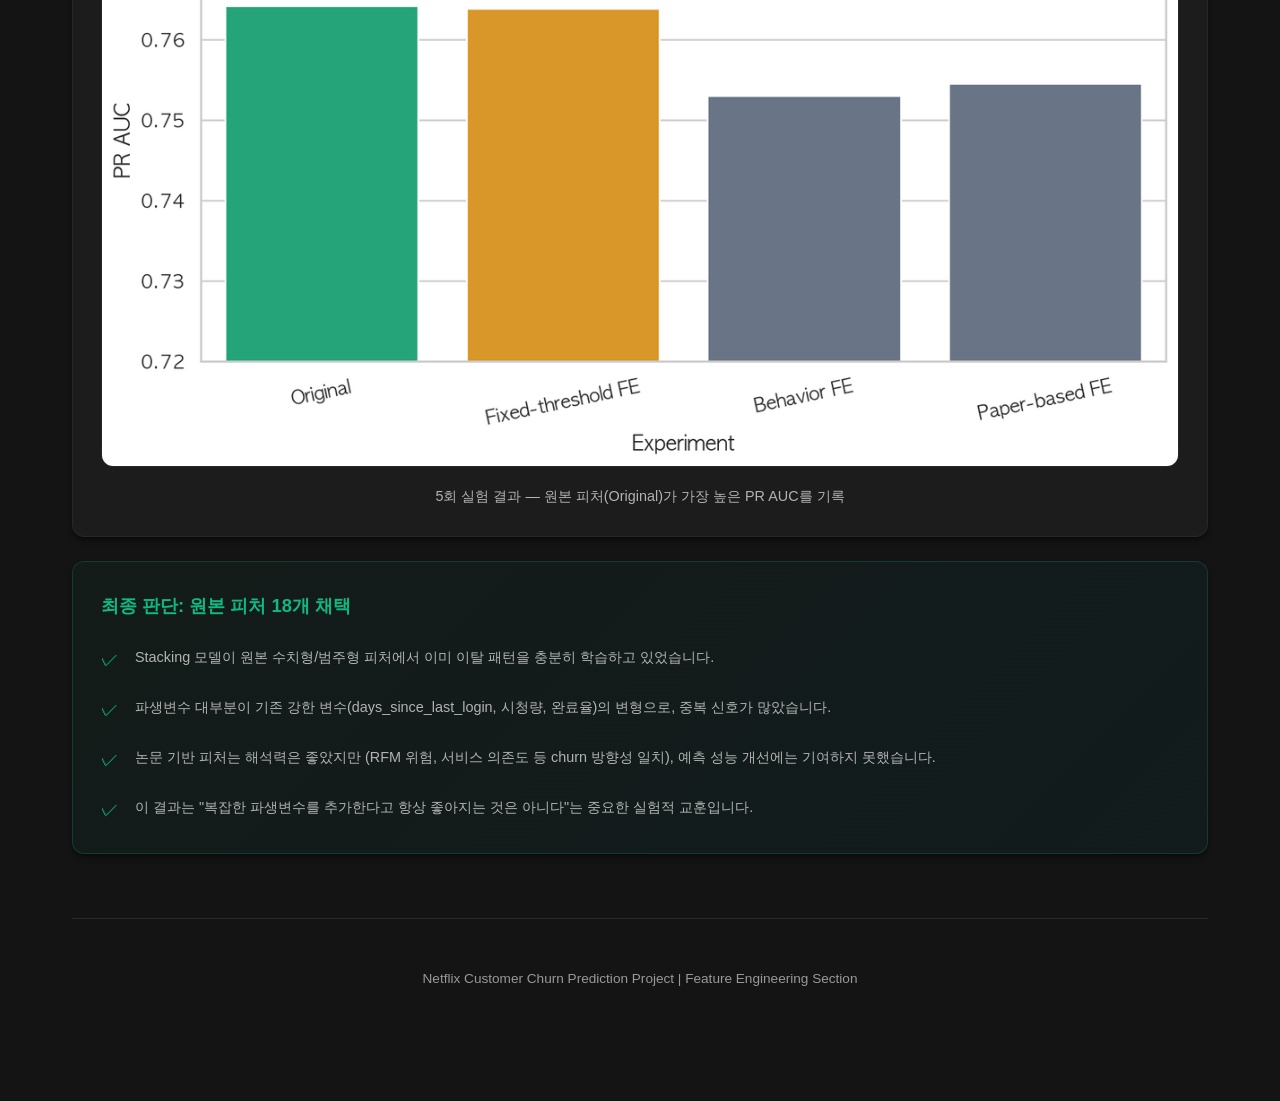
<file: report/feature_engineering.html>
<!DOCTYPE html>
<html lang="ko">
<head>
    <meta charset="UTF-8">
    <meta name="viewport" content="width=device-width, initial-scale=1.0">
    <title>Feature Engineering - Netflix Churn Prediction</title>
    <link rel="stylesheet" href="style.css">
</head>
<body>
    <a href="#main" class="skip-to-content">본문으로 건너뛰기</a>
    <nav class="nav" role="navigation" aria-label="주 메뉴">
        <div class="nav-inner">
            <div class="nav-logo"><svg viewBox="0 0 18 24" width="18" height="24"><path d="M0 0h4.5v24H0z" fill="#E50914"/><path d="M13.5 0h4.5v24h-4.5z" fill="#E50914"/><path d="M0 0h4.5l13.5 24h-4.5z" fill="#E50914"/></svg>Churn Prediction</div>
            <ul class="nav-links">
                <li><a href="index.html">Overview</a></li>
                <li><a href="background.html">Background</a></li>
                <li><a href="eda.html">EDA</a></li>
                <li><a href="clustering.html">Clustering</a></li>
                <li><a href="feature_engineering.html" class="active">Feature Engineering</a></li>
                <li><a href="modeling.html">Modeling</a></li>
                <li><a href="results.html">Results</a></li>
                <li><a href="business_insight.html">Business Insight</a></li>
            </ul>
            <button class="nav-toggle" aria-label="메뉴 열기" aria-expanded="false" onclick="this.classList.toggle('open');this.previousElementSibling.classList.toggle('open');this.setAttribute('aria-expanded',this.classList.contains('open'))">
                <span></span><span></span><span></span>
            </button>
        </div>
    </nav>

    <div class="container" id="main">
        <div class="hero">
            <h1>피처 엔지니어링 실험</h1>
            <p>다양한 파생변수를 실험했으나, 원본 피처가 가장 우수한 성능을 보였습니다</p>
        </div>

        <div class="page-nav">
            <a href="#overview">실험 개요</a>
            <a href="#fixed-threshold">고정 임계값 (07-1)</a>
            <a href="#data-driven">데이터 기반 (07-2)</a>
            <a href="#paper-based">논문 기반 (07-5)</a>
            <a href="#conclusion">최종 결론</a>
        </div>

        <!-- Overview -->
        <div class="section-header" id="overview">
            <h2><span class="section-number">1</span>실험 개요</h2>
            <p>총 5회의 피처 엔지니어링 실험을 진행. 주요 3가지 접근 방식을 상세히 소개합니다.</p>
        </div>

        <div class="card" style="border-left:4px solid var(--primary);">
            <h3>실험 목적</h3>
            <p style="margin-top:0.75rem;">EDA에서 확인된 이탈 패턴(장기 미접속, 낮은 시청량, Basic/Mobile 조합 등)을 모델에 더 명시적으로 전달하여 예측 성능을 개선할 수 있는지 검증합니다.</p>
            <div style="margin-top:1.5rem; display:grid; gap:0.75rem;">
                <div style="display:flex; align-items:center; gap:1rem; padding:0.75rem 1rem; background:rgba(229,9,20,0.05); border-radius:8px; border-left:3px solid var(--primary);">
                    <span class="badge badge-primary" style="flex-shrink:0;">07-1</span>
                    <div>
                        <strong style="font-size:0.85rem;"><em style="color:var(--primary);">고정 임계값</em> 기반 파생변수</strong>
                        <p style="font-size:0.75rem; color:var(--text-muted); margin-top:0.2rem;">도메인 직관으로 기준값을 직접 지정 (30일, 180분 등 하드코딩) → 29개 피처 생성</p>
                    </div>
                </div>
                <div style="display:flex; align-items:center; gap:1rem; padding:0.75rem 1rem; background:rgba(236,72,153,0.05); border-radius:8px; border-left:3px solid var(--secondary);">
                    <span class="badge badge-primary" style="flex-shrink:0;">07-2</span>
                    <div>
                        <strong style="font-size:0.85rem;"><em style="color:var(--secondary);">데이터 기반 임계값</em> 파이프라인</strong>
                        <p style="font-size:0.75rem; color:var(--text-muted); margin-top:0.2rem;">train 분포의 분위수에서 기준값을 학습하여 적용 → 35개 피처 생성 (누수 방지)</p>
                    </div>
                </div>
                <div style="display:flex; align-items:center; gap:1rem; padding:0.75rem 1rem; background:rgba(229,9,20,0.02); border-radius:8px; border-left:3px solid var(--text-muted);">
                    <span class="badge" style="flex-shrink:0; background:rgba(148,163,184,0.15);">07-3</span>
                    <div>
                        <strong style="font-size:0.85rem; color:var(--text-muted);">AUC/F1 최적화 실험</strong>
                        <p style="font-size:0.75rem; color:var(--text-muted); margin-top:0.2rem;">07-1 피처 subset 선별 + 하이퍼파라미터 조합 탐색</p>
                    </div>
                </div>
                <div style="display:flex; align-items:center; gap:1rem; padding:0.75rem 1rem; background:rgba(229,9,20,0.02); border-radius:8px; border-left:3px solid var(--text-muted);">
                    <span class="badge" style="flex-shrink:0; background:rgba(148,163,184,0.15);">07-4</span>
                    <div>
                        <strong style="font-size:0.85rem; color:var(--text-muted);">F1 경량화 실험</strong>
                        <p style="font-size:0.75rem; color:var(--text-muted); margin-top:0.2rem;">최소 피처로 F1 유지 가능한 경량 모델 탐색</p>
                    </div>
                </div>
                <div style="display:flex; align-items:center; gap:1rem; padding:0.75rem 1rem; background:rgba(245,158,11,0.05); border-radius:8px; border-left:3px solid var(--accent-orange);">
                    <span class="badge badge-primary" style="flex-shrink:0;">07-5</span>
                    <div>
                        <strong style="font-size:0.85rem;">글로벌 OTT 해지 논문 기반 설계</strong>
                        <p style="font-size:0.75rem; color:var(--text-muted); margin-top:0.2rem;">RFM, 가격 가치, 추천 효과, 전환 위험 등 논문 요인을 proxy 변수로 구현 (27개)</p>
                    </div>
                </div>
            </div>
        </div>

        <details class="feature-details">
            <summary>원본 피처 18개 확인하기 <span class="badge badge-success" style="font-size:0.7rem;">최종 채택</span></summary>
            <div class="details-body">
                <div style="display:grid; grid-template-columns:1fr 1fr; gap:1.5rem;">
                    <div>
                        <h4 style="font-size:0.85rem; color:var(--primary-light); margin-bottom:0.75rem;">수치형 (10개)</h4>
                        <div style="display:grid; gap:0.4rem; font-size:0.8rem;">
                            <div style="display:flex; justify-content:space-between; padding:0.4rem 0.6rem; background:rgba(229,9,20,0.04); border-radius:4px;">
                                <code>age</code><span style="color:var(--text-muted);">고객 나이</span>
                            </div>
                            <div style="display:flex; justify-content:space-between; padding:0.4rem 0.6rem; background:rgba(229,9,20,0.04); border-radius:4px;">
                                <code>account_age_months</code><span style="color:var(--text-muted);">가입 기간 (월)</span>
                            </div>
                            <div style="display:flex; justify-content:space-between; padding:0.4rem 0.6rem; background:rgba(229,9,20,0.04); border-radius:4px;">
                                <code>monthly_revenue</code><span style="color:var(--text-muted);">월 매출</span>
                            </div>
                            <div style="display:flex; justify-content:space-between; padding:0.4rem 0.6rem; background:rgba(229,9,20,0.04); border-radius:4px;">
                                <code>avg_watch_time</code><span style="color:var(--text-muted);">주당 평균 시청 시간</span>
                            </div>
                            <div style="display:flex; justify-content:space-between; padding:0.4rem 0.6rem; background:rgba(229,9,20,0.04); border-radius:4px;">
                                <code>watch_sessions_per_week</code><span style="color:var(--text-muted);">주당 시청 세션 수</span>
                            </div>
                            <div style="display:flex; justify-content:space-between; padding:0.4rem 0.6rem; background:rgba(229,9,20,0.04); border-radius:4px;">
                                <code>days_since_last_login</code><span style="color:var(--text-muted);">최근 로그인 공백 (일)</span>
                            </div>
                            <div style="display:flex; justify-content:space-between; padding:0.4rem 0.6rem; background:rgba(229,9,20,0.04); border-radius:4px;">
                                <code>avg_rating_given</code><span style="color:var(--text-muted);">평균 평점</span>
                            </div>
                            <div style="display:flex; justify-content:space-between; padding:0.4rem 0.6rem; background:rgba(229,9,20,0.04); border-radius:4px;">
                                <code>recommendation_click_rate</code><span style="color:var(--text-muted);">추천 클릭률</span>
                            </div>
                            <div style="display:flex; justify-content:space-between; padding:0.4rem 0.6rem; background:rgba(229,9,20,0.04); border-radius:4px;">
                                <code>completion_rate</code><span style="color:var(--text-muted);">콘텐츠 완료율</span>
                            </div>
                            <div style="display:flex; justify-content:space-between; padding:0.4rem 0.6rem; background:rgba(229,9,20,0.04); border-radius:4px;">
                                <code>app_rating</code><span style="color:var(--text-muted);">앱 평가 점수</span>
                            </div>
                        </div>
                    </div>
                    <div>
                        <h4 style="font-size:0.85rem; color:var(--secondary); margin-bottom:0.75rem;">범주형 (8개)</h4>
                        <div style="display:grid; gap:0.4rem; font-size:0.8rem;">
                            <div style="display:flex; justify-content:space-between; padding:0.4rem 0.6rem; background:rgba(236,72,153,0.04); border-radius:4px;">
                                <code>gender</code><span style="color:var(--text-muted);">성별</span>
                            </div>
                            <div style="display:flex; justify-content:space-between; padding:0.4rem 0.6rem; background:rgba(236,72,153,0.04); border-radius:4px;">
                                <code>country</code><span style="color:var(--text-muted);">국가</span>
                            </div>
                            <div style="display:flex; justify-content:space-between; padding:0.4rem 0.6rem; background:rgba(236,72,153,0.04); border-radius:4px;">
                                <code>subscription_type</code><span style="color:var(--text-muted);">요금제 (Basic/Standard/Premium)</span>
                            </div>
                            <div style="display:flex; justify-content:space-between; padding:0.4rem 0.6rem; background:rgba(236,72,153,0.04); border-radius:4px;">
                                <code>primary_device</code><span style="color:var(--text-muted);">주 사용 기기</span>
                            </div>
                            <div style="display:flex; justify-content:space-between; padding:0.4rem 0.6rem; background:rgba(236,72,153,0.04); border-radius:4px;">
                                <code>preferred_content_type</code><span style="color:var(--text-muted);">선호 콘텐츠 유형</span>
                            </div>
                            <div style="display:flex; justify-content:space-between; padding:0.4rem 0.6rem; background:rgba(236,72,153,0.04); border-radius:4px;">
                                <code>recommendation_source</code><span style="color:var(--text-muted);">추천 경로</span>
                            </div>
                            <div style="display:flex; justify-content:space-between; padding:0.4rem 0.6rem; background:rgba(236,72,153,0.04); border-radius:4px;">
                                <code>region</code><span style="color:var(--text-muted);">지역</span>
                            </div>
                            <div style="display:flex; justify-content:space-between; padding:0.4rem 0.6rem; background:rgba(236,72,153,0.04); border-radius:4px;">
                                <code>payment_method</code><span style="color:var(--text-muted);">결제 수단</span>
                            </div>
                        </div>
                    </div>
                </div>
            </div>
        </details>

        <div class="spacer-lg"></div>

        <!-- Experiment 1: First Try -->
        <div class="section-header" id="fixed-threshold">
            <h2><span class="section-number">2</span>고정 임계값 기반 파생변수 (07-1)</h2>
            <p>도메인 직관으로 기준값을 직접 하드코딩하여 파생변수 생성</p>
        </div>

        <div class="grid-2">
            <div class="card">
                <h3>추가된 피처 구분</h3>
                <div style="margin-top:1rem; display:grid; gap:0.75rem;">
                    <div style="display:flex; justify-content:space-between; padding:0.5rem 0.75rem; background:rgba(229,9,20,0.05); border-radius:6px;">
                        <span style="font-size:0.85rem;">사용 강도 (Ratio)</span>
                        <span class="badge badge-primary">4개</span>
                    </div>
                    <div style="display:flex; justify-content:space-between; padding:0.5rem 0.75rem; background:rgba(229,9,20,0.05); border-radius:6px;">
                        <span style="font-size:0.85rem;">Engagement Score</span>
                        <span class="badge badge-primary">3개</span>
                    </div>
                    <div style="display:flex; justify-content:space-between; padding:0.5rem 0.75rem; background:rgba(229,9,20,0.05); border-radius:6px;">
                        <span style="font-size:0.85rem;">위험 Flag</span>
                        <span class="badge badge-warning">8개</span>
                    </div>
                    <div style="display:flex; justify-content:space-between; padding:0.5rem 0.75rem; background:rgba(229,9,20,0.05); border-radius:6px;">
                        <span style="font-size:0.85rem;">조합 Flag (Interaction)</span>
                        <span class="badge badge-warning">6개</span>
                    </div>
                    <div style="display:flex; justify-content:space-between; padding:0.5rem 0.75rem; background:rgba(229,9,20,0.05); border-radius:6px;">
                        <span style="font-size:0.85rem;">구간화 (Bins)</span>
                        <span class="badge badge-primary">5개</span>
                    </div>
                    <div style="display:flex; justify-content:space-between; padding:0.5rem 0.75rem; background:rgba(229,9,20,0.05); border-radius:6px;">
                        <span style="font-size:0.85rem;">범주 조합 (Combo)</span>
                        <span class="badge badge-primary">3개</span>
                    </div>
                </div>
            </div>

            <div class="card">
                <h3>주요 파생변수 예시</h3>
                <div class="table-wrapper" style="margin-top:1rem;">
                    <table>
                        <thead>
                            <tr><th>피처명</th><th>설명</th></tr>
                        </thead>
                        <tbody>
                            <tr><td><code>watch_time_per_session</code></td><td>세션당 평균 시청 시간</td></tr>
                            <tr><td><code>inactive_ratio</code></td><td>계정 기간 대비 미접속 비율</td></tr>
                            <tr><td><code>engagement_score</code></td><td>완료율+클릭률+평점 종합</td></tr>
                            <tr><td><code>basic_mobile_flag</code></td><td>Basic+Mobile 조합</td></tr>
                            <tr><td><code>low_watch_long_inactive</code></td><td>저시청+장기미접속 조합</td></tr>
                        </tbody>
                    </table>
                </div>
            </div>
        </div>

        <!-- First Try Results -->
        <div class="card" style="margin-top:1.5rem;">
            <h3>고정 임계값 기반 결과 비교</h3>
            <p style="color:var(--text-muted); margin-bottom:1.5rem;">Stacking 모델 (LR + LightGBM + XGBoost) 기준, Test Set 성능</p>

            <div class="table-wrapper">
                <table>
                    <thead>
                        <tr>
                            <th>Feature Set</th>
                            <th>PR AUC</th>
                            <th>ROC AUC</th>
                            <th>F1 (조정)</th>
                            <th>Recall (조정)</th>
                            <th>판정</th>
                        </tr>
                    </thead>
                    <tbody>
                        <tr style="background:rgba(16, 185, 129, 0.05);">
                            <td><strong>Original (18개)</strong></td>
                            <td><strong>0.7643</strong></td>
                            <td><strong>0.9067</strong></td>
                            <td><strong>0.6938</strong></td>
                            <td>0.7334</td>
                            <td><span class="badge badge-success">채택</span></td>
                        </tr>
                        <tr>
                            <td>Engineered (47개)</td>
                            <td>0.7638</td>
                            <td>0.9061</td>
                            <td>0.6933</td>
                            <td>0.7458</td>
                            <td><span class="badge badge-danger">미채택</span></td>
                        </tr>
                    </tbody>
                </table>
            </div>

            <div style="margin-top:1.5rem; display:grid; grid-template-columns:repeat(4, 1fr); gap:1rem;">
                <div class="metric-box negative">
                    <div class="metric-val">-0.0005</div>
                    <div class="metric-desc">PR AUC 변화</div>
                </div>
                <div class="metric-box negative">
                    <div class="metric-val">-0.0006</div>
                    <div class="metric-desc">ROC AUC 변화</div>
                </div>
                <div class="metric-box negative">
                    <div class="metric-val">-0.0005</div>
                    <div class="metric-desc">F1 변화</div>
                </div>
                <div class="metric-box positive">
                    <div class="metric-val">+0.0124</div>
                    <div class="metric-desc">Recall 변화</div>
                </div>
            </div>
        </div>

        <div class="callout callout-warning">
            <p><strong>미채택 사유:</strong> Recall만 소폭 상승했지만 PR AUC, ROC AUC, F1이 모두 하락했습니다. 기존 강한 변수(days_since_last_login, 시청량 등)의 변형이 중복 신호를 만들어 모델에 노이즈를 추가한 것으로 판단됩니다.</p>
        </div>

        <div class="spacer-lg"></div>

        <!-- Experiment 2: Behavior Pipeline -->
        <div class="section-header" id="data-driven">
            <h2><span class="section-number">3</span>데이터 기반 임계값 파이프라인 (07-2)</h2>
            <p>train 분포의 분위수에서 기준값을 학습하여 적용 — 데이터 누수 방지 구조</p>
        </div>

        <div class="card" style="border-left:4px solid var(--secondary);">
            <h3>파이프라인 설계 핵심</h3>
            <p style="color:var(--text-muted); margin-top:0.75rem; margin-bottom:1.25rem;">
                <code>ChurnBehaviorFeatureEngineer</code> — sklearn <code>BaseEstimator</code> + <code>TransformerMixin</code>을 상속한 커스텀 Transformer.
                <strong>fit 시 train 데이터에서만 quantile 임계값을 학습</strong>하고, transform 시 해당 임계값을 적용하여 data leakage를 원천 차단합니다.
            </p>
            <div style="display:grid; grid-template-columns:repeat(2, 1fr); gap:0.75rem;">
                <div style="padding:0.75rem; background:rgba(236,72,153,0.05); border-radius:8px; text-align:center;">
                    <div style="font-size:1.5rem; font-weight:800; color:var(--secondary);">35</div>
                    <div style="font-size:0.75rem; color:var(--text-muted);">추가 생성 피처</div>
                </div>
                <div style="padding:0.75rem; background:rgba(236,72,153,0.05); border-radius:8px; text-align:center;">
                    <div style="font-size:1.5rem; font-weight:800; color:var(--secondary);">53</div>
                    <div style="font-size:0.75rem; color:var(--text-muted);">총 피처 수 (18+35)</div>
                </div>
                <div style="padding:0.75rem; background:rgba(236,72,153,0.05); border-radius:8px; text-align:center;">
                    <div style="font-size:1.5rem; font-weight:800; color:var(--secondary);">9</div>
                    <div style="font-size:0.75rem; color:var(--text-muted);">피처 카테고리</div>
                </div>
                <div style="padding:0.75rem; background:rgba(236,72,153,0.05); border-radius:8px; text-align:center;">
                    <div style="font-size:1.5rem; font-weight:800; color:var(--secondary);">4</div>
                    <div style="font-size:0.75rem; color:var(--text-muted);">비교 모델 수</div>
                </div>
            </div>
        </div>

        <div class="grid-2" style="margin-top:1.5rem;">
            <div class="card">
                <h3>피처 카테고리 구성</h3>
                <div style="margin-top:1rem; display:grid; gap:0.75rem;">
                    <div style="display:flex; justify-content:space-between; padding:0.5rem 0.75rem; background:rgba(236,72,153,0.05); border-radius:6px;">
                        <span style="font-size:0.85rem;">사용 강도 (Usage Intensity)</span>
                        <span class="badge badge-primary">3개</span>
                    </div>
                    <div style="display:flex; justify-content:space-between; padding:0.5rem 0.75rem; background:rgba(236,72,153,0.05); border-radius:6px;">
                        <span style="font-size:0.85rem;">계정 나이 비율 (Account Age Ratio)</span>
                        <span class="badge badge-primary">3개</span>
                    </div>
                    <div style="display:flex; justify-content:space-between; padding:0.5rem 0.75rem; background:rgba(236,72,153,0.05); border-radius:6px;">
                        <span style="font-size:0.85rem;">시청 완료 행동 (Completion)</span>
                        <span class="badge badge-primary">5개</span>
                    </div>
                    <div style="display:flex; justify-content:space-between; padding:0.5rem 0.75rem; background:rgba(236,72,153,0.05); border-radius:6px;">
                        <span style="font-size:0.85rem;">추천 반응 (Recommendation)</span>
                        <span class="badge badge-primary">5개</span>
                    </div>
                    <div style="display:flex; justify-content:space-between; padding:0.5rem 0.75rem; background:rgba(236,72,153,0.05); border-radius:6px;">
                        <span style="font-size:0.85rem;">비활성 위험 (Inactivity Risk)</span>
                        <span class="badge badge-warning">5개</span>
                    </div>
                    <div style="display:flex; justify-content:space-between; padding:0.5rem 0.75rem; background:rgba(236,72,153,0.05); border-radius:6px;">
                        <span style="font-size:0.85rem;">Engagement Score</span>
                        <span class="badge badge-primary">2개</span>
                    </div>
                    <div style="display:flex; justify-content:space-between; padding:0.5rem 0.75rem; background:rgba(236,72,153,0.05); border-radius:6px;">
                        <span style="font-size:0.85rem;">플랜/기기 조합 (Interaction)</span>
                        <span class="badge badge-primary">3개</span>
                    </div>
                    <div style="display:flex; justify-content:space-between; padding:0.5rem 0.75rem; background:rgba(236,72,153,0.05); border-radius:6px;">
                        <span style="font-size:0.85rem;">범주 조합 (Categorical Combo)</span>
                        <span class="badge badge-primary">5개</span>
                    </div>
                    <div style="display:flex; justify-content:space-between; padding:0.5rem 0.75rem; background:rgba(236,72,153,0.05); border-radius:6px;">
                        <span style="font-size:0.85rem;">위험 종합 (Risk Aggregation)</span>
                        <span class="badge badge-warning">4개</span>
                    </div>
                </div>
            </div>

            <div class="card">
                <h3>주요 파생변수 예시</h3>
                <div class="table-wrapper" style="margin-top:1rem;">
                    <table>
                        <thead>
                            <tr><th>피처명</th><th>설명</th></tr>
                        </thead>
                        <tbody>
                            <tr><td><code>watch_per_login_day</code></td><td>접속일 대비 시청 강도</td></tr>
                            <tr><td><code>inactive_low_watch_flag</code></td><td>미접속+저시청 복합 위험</td></tr>
                            <tr><td><code>low_interest_flag</code></td><td>낮은 추천 클릭+평점 → 무관심</td></tr>
                            <tr><td><code>basic_mobile_flag</code></td><td>Basic+Mobile 이탈 고위험 조합</td></tr>
                            <tr><td><code>high_risk_behavior_count</code></td><td>위험 플래그 합산 종합 점수</td></tr>
                        </tbody>
                    </table>
                </div>
                <div class="callout callout-info" style="margin-top:1.25rem;">
                    <p><strong>Leakage 방지 핵심:</strong> quantile 기반 flag의 임계값을 fit(train)에서만 계산하고 transform 시 고정 적용 → test 데이터 정보가 피처 생성에 반영되지 않음</p>
                </div>
            </div>
        </div>

        <!-- Behavior Pipeline Results -->
        <div class="card" style="margin-top:1.5rem;">
            <h3>데이터 기반 임계값 모델별 결과 비교</h3>
            <p style="color:var(--text-muted); margin-bottom:1.5rem;">4개 모델에서 Original vs Behavior FE 비교, Test Set PR AUC 기준</p>

            <div class="table-wrapper">
                <table>
                    <thead>
                        <tr>
                            <th>모델</th>
                            <th>Original PR AUC</th>
                            <th>Behavior FE PR AUC</th>
                            <th>변화량</th>
                            <th>Top 10% Churn</th>
                            <th>판정</th>
                        </tr>
                    </thead>
                    <tbody>
                        <tr>
                            <td>LogisticRegression</td>
                            <td>0.7549</td>
                            <td>0.7530</td>
                            <td style="color:var(--accent-red);">-0.0019</td>
                            <td style="color:var(--accent-red);">-0.9%</td>
                            <td><span class="badge badge-danger">미채택</span></td>
                        </tr>
                        <tr>
                            <td>LightGBM</td>
                            <td>0.7536</td>
                            <td>0.7518</td>
                            <td style="color:var(--accent-red);">-0.0018</td>
                            <td style="color:var(--accent-red);">-1.3%</td>
                            <td><span class="badge badge-danger">미채택</span></td>
                        </tr>
                        <tr style="background:rgba(16, 185, 129, 0.03);">
                            <td>GradientBoosting</td>
                            <td>0.7506</td>
                            <td>0.7513</td>
                            <td style="color:var(--accent-green);">+0.0007</td>
                            <td style="color:var(--accent-red);">-0.9%</td>
                            <td><span class="badge badge-danger">미채택</span></td>
                        </tr>
                        <tr>
                            <td>RandomForest</td>
                            <td>0.7442</td>
                            <td>0.7322</td>
                            <td style="color:var(--accent-red);">-0.0120</td>
                            <td style="color:var(--accent-red);">-0.9%</td>
                            <td><span class="badge badge-danger">미채택</span></td>
                        </tr>
                    </tbody>
                </table>
            </div>

            <div style="margin-top:1.5rem; display:grid; grid-template-columns:repeat(4, 1fr); gap:1rem;">
                <div class="metric-box negative">
                    <div class="metric-val">3/4</div>
                    <div class="metric-desc">모델 성능 하락</div>
                </div>
                <div class="metric-box negative">
                    <div class="metric-val">4/4</div>
                    <div class="metric-desc">Top 10% 정밀도 하락</div>
                </div>
                <div class="metric-box negative">
                    <div class="metric-val">-0.012</div>
                    <div class="metric-desc">최대 하락 (RF)</div>
                </div>
                <div class="metric-box positive">
                    <div class="metric-val">+0.0007</div>
                    <div class="metric-desc">유일한 개선 (GB)</div>
                </div>
            </div>
        </div>

        <div class="callout callout-warning" style="margin-top:1.5rem;">
            <p><strong>미채택 사유:</strong> 35개 행동 피처 추가 시 4개 모델 모두에서 Top 10% 정밀도가 하락했습니다. Leakage-safe 설계는 올바르지만, 기존 원본 피처가 이미 이탈 패턴을 충분히 포착하고 있어 추가 정보가 노이즈로 작용했습니다.</p>
        </div>

        <div class="spacer-lg"></div>

        <!-- Experiment 3: Paper-Based -->
        <div class="section-header" id="paper-based">
            <h2><span class="section-number">4</span>논문 기반 Proxy 변수 설계 (07-5)</h2>
            <p>글로벌 OTT/SVOD 해지 요인 논문에서 제시된 요인을 현재 데이터셋의 proxy로 구현</p>
        </div>

        <div class="card" style="border-left:4px solid var(--accent-orange); margin-bottom:1.5rem;">
            <h3>참고 논문</h3>
            <div style="margin-top:1rem; display:grid; gap:0.75rem;">
                <div style="padding:0.75rem 1rem; background:rgba(245,158,11,0.03); border-radius:6px;">
                    <a href="https://www.dbpia.co.kr/pdf/pdfAiChatView.do?nodeId=NODE11396704&width=1470" target="_blank" style="font-size:0.85rem; font-weight:600; color:var(--text-light); text-decoration:none; border-bottom:1px dashed var(--text-muted);">OTT 서비스의 이용자는 왜 구독을 해지하는가?</a>
                    <p style="font-size:0.75rem; color:var(--text-muted); margin-top:0.25rem;">출처: DBpia</p>
                </div>
                <div style="padding:0.75rem 1rem; background:rgba(245,158,11,0.03); border-radius:6px;">
                    <a href="https://www.dbpia.co.kr/pdf/pdfAiChatView.do?nodeId=NODE12538822&width=1151" target="_blank" style="font-size:0.85rem; font-weight:600; color:var(--text-light); text-decoration:none; border-bottom:1px dashed var(--text-muted);">구독 피로감과 가격 민감도가 OTT 서비스의 구독 해지 의도에 미치는 영향: 사용자 경험(UX)의 조절 효과를 중심으로</a>
                    <p style="font-size:0.75rem; color:var(--text-muted); margin-top:0.25rem;">출처: DBpia</p>
                </div>
                <div style="padding:0.75rem 1rem; background:rgba(245,158,11,0.03); border-radius:6px;">
                    <a href="https://www.kci.go.kr/kciportal/ci/sereArticleSearch/ciSereArtiView.kci?sereArticleSearchBean.artiId=ART003293403" target="_blank" style="font-size:0.85rem; font-weight:600; color:var(--text-light); text-decoration:none; border-bottom:1px dashed var(--text-muted);">OTT 플랫폼 유형에 따른 구독 해지 결정요인 분석: 전략적 포지셔닝을 위한 함의</a>
                    <p style="font-size:0.75rem; color:var(--text-muted); margin-top:0.25rem;">출처: e-Article</p>
                </div>
            </div>
        </div>

        <div class="card">
            <h3>논문 기반 피처 설계 개념</h3>
            <p style="color:var(--text-muted); margin-bottom:1.5rem;">위 논문에서 제시된 해지 요인을 현재 데이터셋의 proxy 변수로 구현</p>

            <div style="display:grid; grid-template-columns:repeat(2, 1fr); gap:1rem;">
                <div style="padding:1rem; background:rgba(229,9,20,0.05); border-radius:8px; border-left:3px solid var(--primary);">
                    <div style="font-weight:600; font-size:0.9rem; margin-bottom:0.5rem;">가격 대비 가치</div>
                    <p style="font-size:0.8rem; color:var(--text-muted);">watch_time_per_plan, value_for_money_score, price_burden_proxy</p>
                </div>
                <div style="padding:1rem; background:rgba(236,72,153,0.05); border-radius:8px; border-left:3px solid var(--secondary);">
                    <div style="font-weight:600; font-size:0.9rem; margin-bottom:0.5rem;">추천/개인화 반응</div>
                    <p style="font-size:0.8rem; color:var(--text-muted);">recommendation_effectiveness, personalization_risk</p>
                </div>
                <div style="padding:1rem; background:rgba(245,158,11,0.05); border-radius:8px; border-left:3px solid var(--accent-orange);">
                    <div style="font-weight:600; font-size:0.9rem; margin-bottom:0.5rem;">전환 위험 / 구독 피로감</div>
                    <p style="font-size:0.8rem; color:var(--text-muted);">switching_risk_proxy, subscription_fatigue_proxy</p>
                </div>
                <div style="padding:1rem; background:rgba(6,182,212,0.05); border-radius:8px; border-left:3px solid var(--accent);">
                    <div style="font-weight:600; font-size:0.9rem; margin-bottom:0.5rem;">RFM 변형 / 서비스 의존도</div>
                    <p style="font-size:0.8rem; color:var(--text-muted);">rfm_churn_risk, service_dependency_score</p>
                </div>
            </div>
        </div>

        <details class="feature-details" style="margin-top:1.5rem;">
            <summary>논문 기반 파생변수 27개 전체 목록 <span class="badge badge-warning" style="font-size:0.7rem;">미채택</span></summary>
            <div class="details-body">
                <div style="margin-bottom:1.25rem; padding:0.75rem 1rem; background:rgba(245,158,11,0.04); border-radius:8px; font-size:0.8rem; color:var(--text-secondary);">
                    <div style="font-weight:600; margin-bottom:0.5rem; color:var(--text-primary);">참고 논문 번호</div>
                    <div style="display:grid; gap:0.35rem;">
                        <div><span class="badge badge-primary" style="font-size:0.65rem; min-width:1.5rem; text-align:center;">①</span> OTT 서비스의 이용자는 왜 구독을 해지하는가? — <span style="color:var(--text-muted);">추천 불만족, 멀티호밍, 콘텐츠 소비</span></div>
                        <div><span class="badge badge-primary" style="font-size:0.65rem; min-width:1.5rem; text-align:center;">②</span> 구독 피로감과 가격 민감도가 해지 의도에 미치는 영향 — <span style="color:var(--text-muted);">구독 피로감, 가격 민감도</span></div>
                        <div><span class="badge badge-primary" style="font-size:0.65rem; min-width:1.5rem; text-align:center;">③</span> OTT 플랫폼 유형에 따른 구독 해지 결정요인 분석 — <span style="color:var(--text-muted);">글로벌 SVOD 요금 부담, 기기·장르 차이</span></div>
                    </div>
                </div>
                <div class="table-wrapper">
                    <table>
                        <thead>
                            <tr>
                                <th>논문 요인</th>
                                <th>출처</th>
                                <th>피처명</th>
                                <th>설명</th>
                            </tr>
                        </thead>
                        <tbody>
                            <tr style="background:rgba(229,9,20,0.04);">
                                <td rowspan="4" style="vertical-align:top;"><strong style="color:var(--primary-light);">RFM 변형</strong></td>
                                <td rowspan="4" style="vertical-align:top; font-size:0.8rem;">①③</td>
                                <td><code>recency_score</code></td>
                                <td>마지막 로그인 이후 경과 일수</td>
                            </tr>
                            <tr style="background:rgba(229,9,20,0.04);">
                                <td><code>frequency_score</code></td>
                                <td>주당 시청 세션 수</td>
                            </tr>
                            <tr style="background:rgba(229,9,20,0.04);">
                                <td><code>monetary_score</code></td>
                                <td>요금제 등급 proxy (Basic=1, Standard=2, Premium=3)</td>
                            </tr>
                            <tr style="background:rgba(229,9,20,0.04);">
                                <td><code>rfm_churn_risk</code></td>
                                <td>미접속·시청빈도·요금제를 결합한 해지 위험 종합 점수</td>
                            </tr>
                            <tr>
                                <td rowspan="6" style="vertical-align:top;"><strong style="color:var(--accent-orange);">가격 대비 가치</strong></td>
                                <td rowspan="6" style="vertical-align:top; font-size:0.8rem;">②③</td>
                                <td><code>watch_time_per_plan</code></td>
                                <td>요금제 등급 대비 주당 시청 시간</td>
                            </tr>
                            <tr>
                                <td><code>sessions_per_plan</code></td>
                                <td>요금제 등급 대비 주당 시청 세션 수</td>
                            </tr>
                            <tr>
                                <td><code>completion_per_plan</code></td>
                                <td>요금제 등급 대비 콘텐츠 완료율</td>
                            </tr>
                            <tr>
                                <td><code>price_burden_proxy</code></td>
                                <td>시청 시간 낮은 고요금제 사용자의 가격 부담 proxy</td>
                            </tr>
                            <tr>
                                <td><code>high_plan_low_usage</code></td>
                                <td>Premium인데 시청 시간이 중앙값 미만인 사용자 flag</td>
                            </tr>
                            <tr>
                                <td><code>value_for_money_score</code></td>
                                <td>시청시간+세션+완료율을 요금제로 나눈 가치 점수</td>
                            </tr>
                            <tr style="background:rgba(236,72,153,0.04);">
                                <td rowspan="5" style="vertical-align:top;"><strong style="color:var(--secondary);">추천/개인화 반응</strong></td>
                                <td rowspan="5" style="vertical-align:top; font-size:0.8rem;">①</td>
                                <td><code>recommendation_effectiveness</code></td>
                                <td>추천 클릭률 × 완료율 — 추천이 소비로 이어지는 비율</td>
                            </tr>
                            <tr style="background:rgba(236,72,153,0.04);">
                                <td><code>recommendation_mismatch</code></td>
                                <td>추천 클릭률 - 완료율 차이 — 클릭 후 이탈 가능성</td>
                            </tr>
                            <tr style="background:rgba(236,72,153,0.04);">
                                <td><code>personalization_risk</code></td>
                                <td>추천 클릭률·앱 평가 모두 중앙값 미만 flag</td>
                            </tr>
                            <tr style="background:rgba(236,72,153,0.04);">
                                <td><code>is_algorithm_source</code></td>
                                <td>유입 경로가 Algorithm인지 여부</td>
                            </tr>
                            <tr style="background:rgba(236,72,153,0.04);">
                                <td><code>recommendation_satisfaction_proxy</code></td>
                                <td>클릭률+완료율+평점 결합 추천 만족도</td>
                            </tr>
                            <tr>
                                <td style="vertical-align:top;"><strong style="color:var(--accent-red);">전환 위험</strong></td>
                                <td style="vertical-align:top; font-size:0.8rem;">①③</td>
                                <td><code>switching_risk_proxy</code></td>
                                <td>미접속·저시청·낮은 추천 반응이 동시에 나타나는 flag</td>
                            </tr>
                            <tr style="background:rgba(6,182,212,0.04);">
                                <td rowspan="2" style="vertical-align:top;"><strong style="color:var(--accent);">서비스 필요성</strong></td>
                                <td rowspan="2" style="vertical-align:top; font-size:0.8rem;">③</td>
                                <td><code>service_dependency_score</code></td>
                                <td>세션·접속·시청을 p95 정규화한 서비스 의존도 점수</td>
                            </tr>
                            <tr style="background:rgba(6,182,212,0.04);">
                                <td><code>low_service_need</code></td>
                                <td>서비스 의존도가 중앙값 미만인 사용자 flag</td>
                            </tr>
                            <tr>
                                <td rowspan="2" style="vertical-align:top;"><strong style="color:var(--accent-orange);">구독 피로감</strong></td>
                                <td rowspan="2" style="vertical-align:top; font-size:0.8rem;">②</td>
                                <td><code>subscription_fatigue_proxy</code></td>
                                <td>장기 구독 + 미접속 + 저빈도 시청 복합 flag</td>
                            </tr>
                            <tr>
                                <td><code>usage_per_account_age</code></td>
                                <td>계정 연령 대비 현재 주당 시청 시간</td>
                            </tr>
                            <tr style="background:rgba(16,185,129,0.04);">
                                <td rowspan="2" style="vertical-align:top;"><strong style="color:var(--accent-green);">몰아보기</strong></td>
                                <td rowspan="2" style="vertical-align:top; font-size:0.8rem;">①</td>
                                <td><code>avg_minutes_per_watch_session</code></td>
                                <td>세션당 평균 시청 시간</td>
                            </tr>
                            <tr style="background:rgba(16,185,129,0.04);">
                                <td><code>binge_intensity_proxy</code></td>
                                <td>세션당 시청시간 × 완료율 — 몰아보기 강도</td>
                            </tr>
                            <tr>
                                <td style="vertical-align:top;"><strong>콘텐츠 고갈</strong></td>
                                <td style="vertical-align:top; font-size:0.8rem;">①</td>
                                <td><code>content_exhaustion_proxy</code></td>
                                <td>시청 시간·완료율 모두 상위 25% flag</td>
                            </tr>
                            <tr style="background:rgba(148,163,184,0.04);">
                                <td rowspan="2" style="vertical-align:top;"><strong style="color:var(--text-muted);">논문 범주</strong></td>
                                <td rowspan="2" style="vertical-align:top; font-size:0.8rem;">③</td>
                                <td><code>is_tv_device</code></td>
                                <td>주 기기가 Smart TV인지 여부</td>
                            </tr>
                            <tr style="background:rgba(148,163,184,0.04);">
                                <td><code>is_retention_genre</code></td>
                                <td>선호 장르가 Drama 또는 Comedy인지 여부</td>
                            </tr>
                            <tr>
                                <td style="vertical-align:top;"><strong style="color:var(--accent-red);">종합 위험</strong></td>
                                <td style="vertical-align:top; font-size:0.8rem;">①②③</td>
                                <td><code>paper_risk_count</code></td>
                                <td>위험 flag들의 합산 — 동시 위험 신호 수</td>
                            </tr>
                        </tbody>
                    </table>
                </div>
                <p style="font-size:0.8rem; color:var(--text-muted); margin-top:1rem;">※ 모든 quantile/median 임계값은 fit(train)에서만 계산하여 data leakage를 방지합니다.</p>
            </div>
        </details>

        <!-- Paper FE Results -->
        <div class="card" style="margin-top:1.5rem;">
            <h3>논문 기반 FE 결과 비교</h3>
            <p style="color:var(--text-muted); margin-bottom:1.5rem;">각 모델별 best 후보 기준, Test Set 성능 (valid threshold 적용)</p>

            <div class="table-wrapper">
                <table>
                    <thead>
                        <tr>
                            <th>Feature Set</th>
                            <th>Best 모델</th>
                            <th>Test F1</th>
                            <th>Test PR AUC</th>
                            <th>Test ROC AUC</th>
                            <th>판정</th>
                        </tr>
                    </thead>
                    <tbody>
                        <tr style="background:rgba(16, 185, 129, 0.05);">
                            <td><strong>Original</strong></td>
                            <td>LogisticRegression</td>
                            <td><strong>0.6873</strong></td>
                            <td><strong>0.7549</strong></td>
                            <td><strong>0.9038</strong></td>
                            <td><span class="badge badge-success">채택</span></td>
                        </tr>
                        <tr>
                            <td>Paper FE (45개)</td>
                            <td>LogisticRegression</td>
                            <td>0.6858</td>
                            <td>0.7545</td>
                            <td>0.9036</td>
                            <td><span class="badge badge-danger">미채택</span></td>
                        </tr>
                    </tbody>
                </table>
            </div>
        </div>

        <!-- Paper FE Diagnostics -->
        <div class="card" style="margin-top:1.5rem;">
            <h3>논문 기반 피처 방향성 진단</h3>
            <p style="color:var(--text-muted); margin-bottom:1.5rem;">성능 개선에는 실패했지만, churn 방향성과 일치하는 해석적 가치는 확인됨</p>

            <div style="display:grid; gap:0.75rem;">
                <div style="display:flex; align-items:center; gap:1rem; padding:0.75rem; background:rgba(239,68,68,0.05); border-radius:8px;">
                    <span style="font-size:0.8rem; width:180px; flex-shrink:0; font-weight:600;">rfm_churn_risk</span>
                    <div style="flex:1; display:flex; align-items:center; gap:0.5rem;">
                        <div style="flex:1; height:6px; background:var(--bg-dark); border-radius:3px; overflow:hidden;">
                            <div style="width:100%; height:100%; background:var(--accent-red);"></div>
                        </div>
                        <span style="font-size:0.75rem; color:var(--accent-red); width:80px;">+19.27</span>
                    </div>
                    <span style="font-size:0.7rem; color:var(--text-muted);">이탈에서 높음</span>
                </div>
                <div style="display:flex; align-items:center; gap:1rem; padding:0.75rem; background:rgba(239,68,68,0.05); border-radius:8px;">
                    <span style="font-size:0.8rem; width:180px; flex-shrink:0; font-weight:600;">low_service_need</span>
                    <div style="flex:1; display:flex; align-items:center; gap:0.5rem;">
                        <div style="flex:1; height:6px; background:var(--bg-dark); border-radius:3px; overflow:hidden;">
                            <div style="width:55%; height:100%; background:var(--accent-red);"></div>
                        </div>
                        <span style="font-size:0.75rem; color:var(--accent-red); width:80px;">+0.371</span>
                    </div>
                    <span style="font-size:0.7rem; color:var(--text-muted);">이탈에서 높음</span>
                </div>
                <div style="display:flex; align-items:center; gap:1rem; padding:0.75rem; background:rgba(239,68,68,0.05); border-radius:8px;">
                    <span style="font-size:0.8rem; width:180px; flex-shrink:0; font-weight:600;">switching_risk_proxy</span>
                    <div style="flex:1; display:flex; align-items:center; gap:0.5rem;">
                        <div style="flex:1; height:6px; background:var(--bg-dark); border-radius:3px; overflow:hidden;">
                            <div style="width:52%; height:100%; background:var(--accent-red);"></div>
                        </div>
                        <span style="font-size:0.75rem; color:var(--accent-red); width:80px;">+0.378</span>
                    </div>
                    <span style="font-size:0.7rem; color:var(--text-muted);">이탈에서 높음</span>
                </div>
                <div style="display:flex; align-items:center; gap:1rem; padding:0.75rem; background:rgba(16,185,129,0.05); border-radius:8px;">
                    <span style="font-size:0.8rem; width:180px; flex-shrink:0; font-weight:600;">value_for_money_score</span>
                    <div style="flex:1; display:flex; align-items:center; gap:0.5rem;">
                        <div style="flex:1; height:6px; background:var(--bg-dark); border-radius:3px; overflow:hidden;">
                            <div style="width:65%; height:100%; background:var(--accent-green);"></div>
                        </div>
                        <span style="font-size:0.75rem; color:var(--accent-green); width:80px;">-31.49</span>
                    </div>
                    <span style="font-size:0.7rem; color:var(--text-muted);">이탈에서 낮음</span>
                </div>
                <div style="display:flex; align-items:center; gap:1rem; padding:0.75rem; background:rgba(16,185,129,0.05); border-radius:8px;">
                    <span style="font-size:0.8rem; width:180px; flex-shrink:0; font-weight:600;">service_dependency</span>
                    <div style="flex:1; display:flex; align-items:center; gap:0.5rem;">
                        <div style="flex:1; height:6px; background:var(--bg-dark); border-radius:3px; overflow:hidden;">
                            <div style="width:58%; height:100%; background:var(--accent-green);"></div>
                        </div>
                        <span style="font-size:0.75rem; color:var(--accent-green); width:80px;">-15.46</span>
                    </div>
                    <span style="font-size:0.7rem; color:var(--text-muted);">이탈에서 낮음</span>
                </div>
            </div>
        </div>

        <div class="spacer-lg"></div>

        <!-- Final Conclusion -->
        <div class="section-header" id="conclusion">
            <h2><span class="section-number">5</span>피처 엔지니어링 최종 결론</h2>
        </div>

        <div class="card chart-img-wrap">
            <h3>실험별 PR AUC 비교</h3>
            <img src="images/fe_prauc_comparison.png" alt="피처 엔지니어링 실험별 PR AUC 비교" class="chart-img">
            <p class="chart-img-caption">5회 실험 결과 — 원본 피처(Original)가 가장 높은 PR AUC를 기록</p>
        </div>

        <div class="card" style="background:linear-gradient(135deg, rgba(16, 185, 129, 0.05), rgba(6, 182, 212, 0.05)); border:1px solid rgba(16, 185, 129, 0.2);">
            <h3 style="color:var(--accent-green);">최종 판단: 원본 피처 18개 채택</h3>
            <div class="bullet-list mt-lg">
                <div class="bullet-item">
                    <span class="text-xl text-green">✓</span>
                    <p>Stacking 모델이 원본 수치형/범주형 피처에서 이미 이탈 패턴을 충분히 학습하고 있었습니다.</p>
                </div>
                <div class="bullet-item">
                    <span class="text-xl text-green">✓</span>
                    <p>파생변수 대부분이 기존 강한 변수(days_since_last_login, 시청량, 완료율)의 변형으로, 중복 신호가 많았습니다.</p>
                </div>
                <div class="bullet-item">
                    <span class="text-xl text-green">✓</span>
                    <p>논문 기반 피처는 해석력은 좋았지만 (RFM 위험, 서비스 의존도 등 churn 방향성 일치), 예측 성능 개선에는 기여하지 못했습니다.</p>
                </div>
                <div class="bullet-item">
                    <span class="text-xl text-green">✓</span>
                    <p>이 결과는 "복잡한 파생변수를 추가한다고 항상 좋아지는 것은 아니다"는 중요한 실험적 교훈입니다.</p>
                </div>
            </div>
        </div>

        <div class="footer">
            <p>Netflix Customer Churn Prediction Project | Feature Engineering Section</p>
        </div>
    </div>
</body>
</html>
</file>
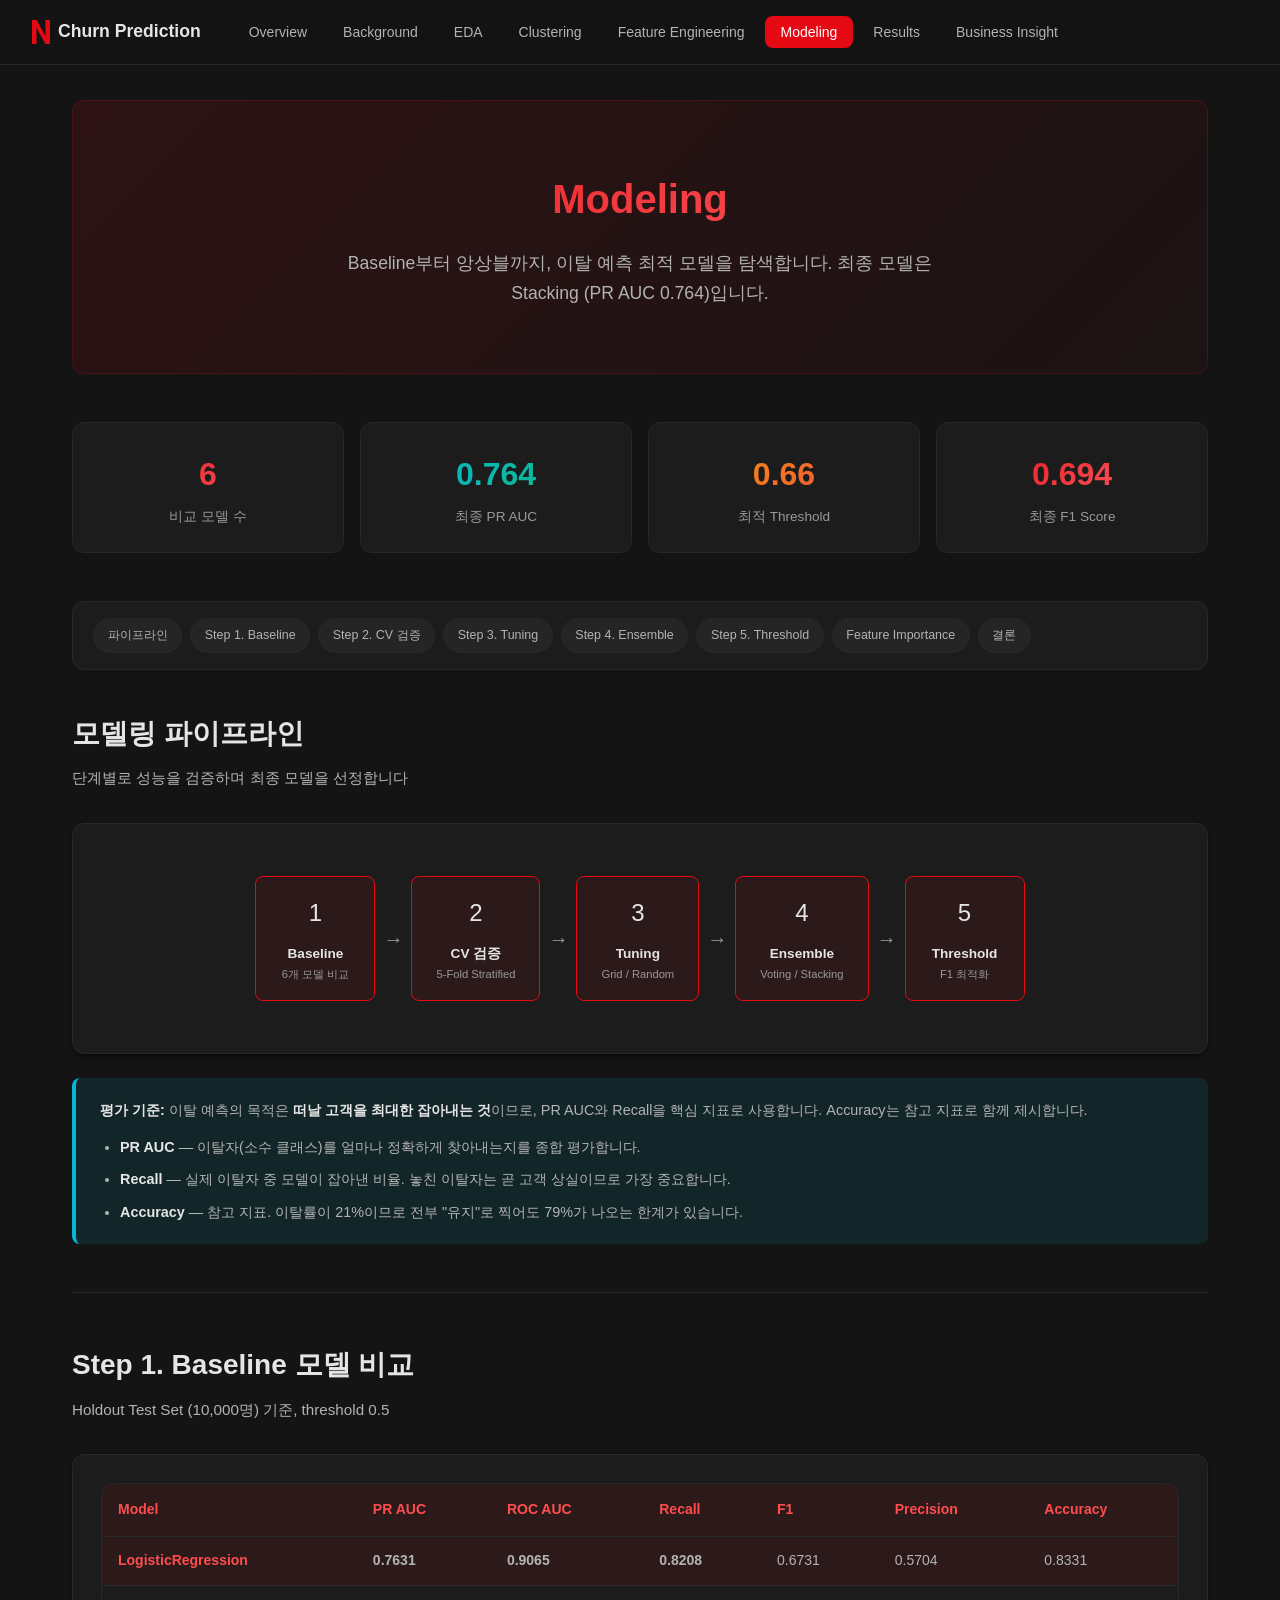
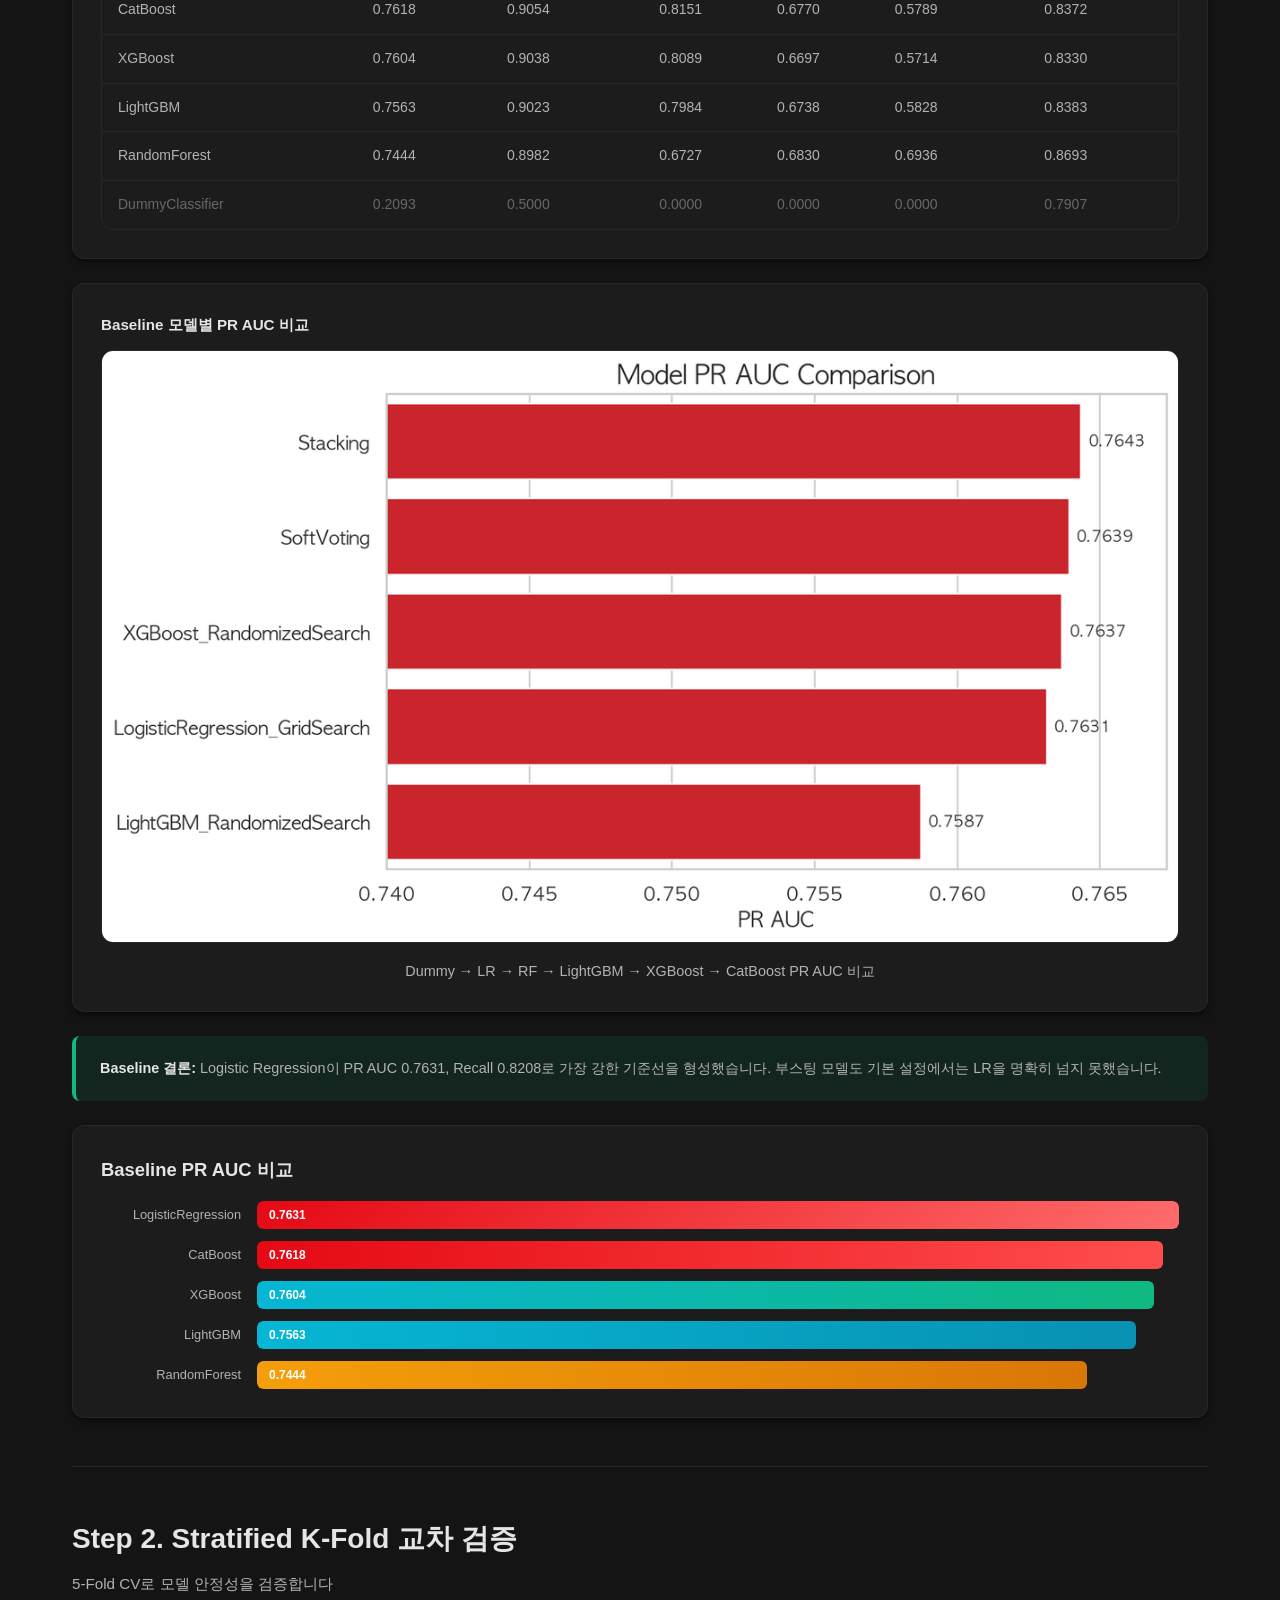
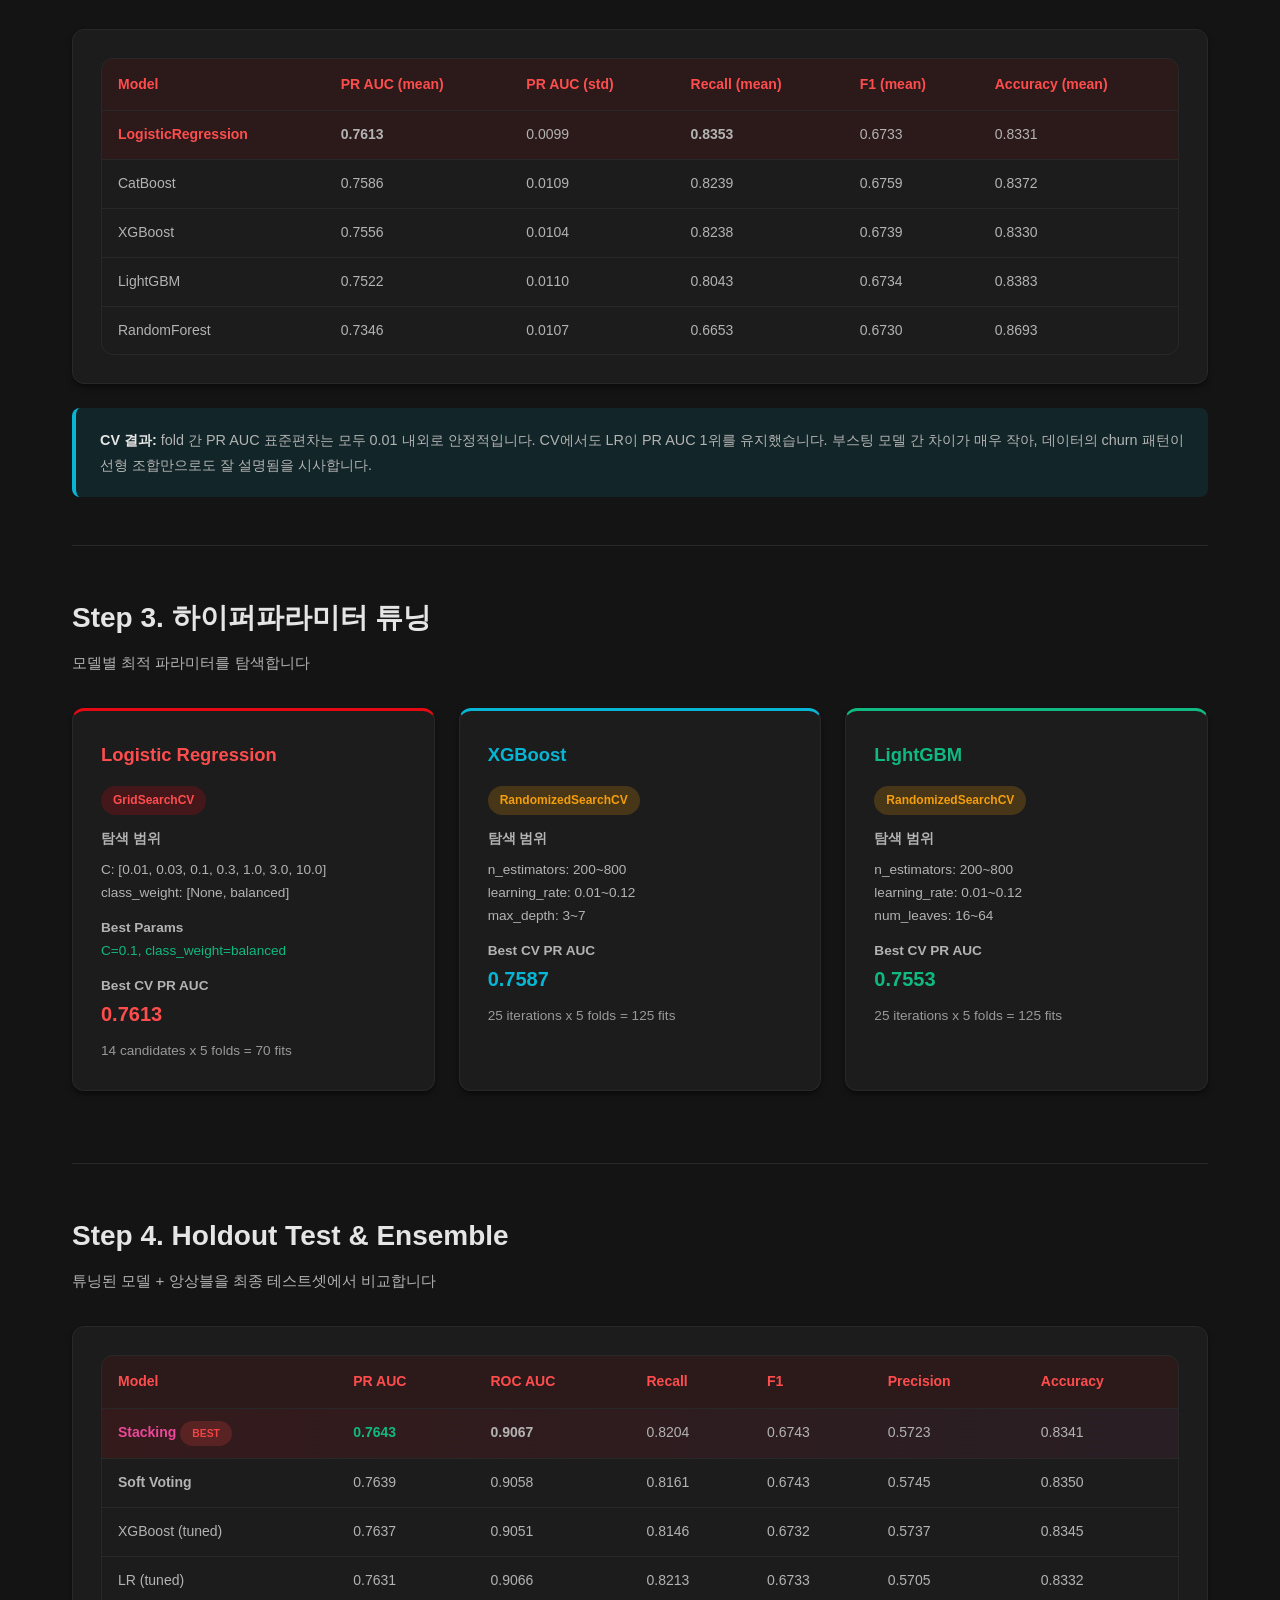
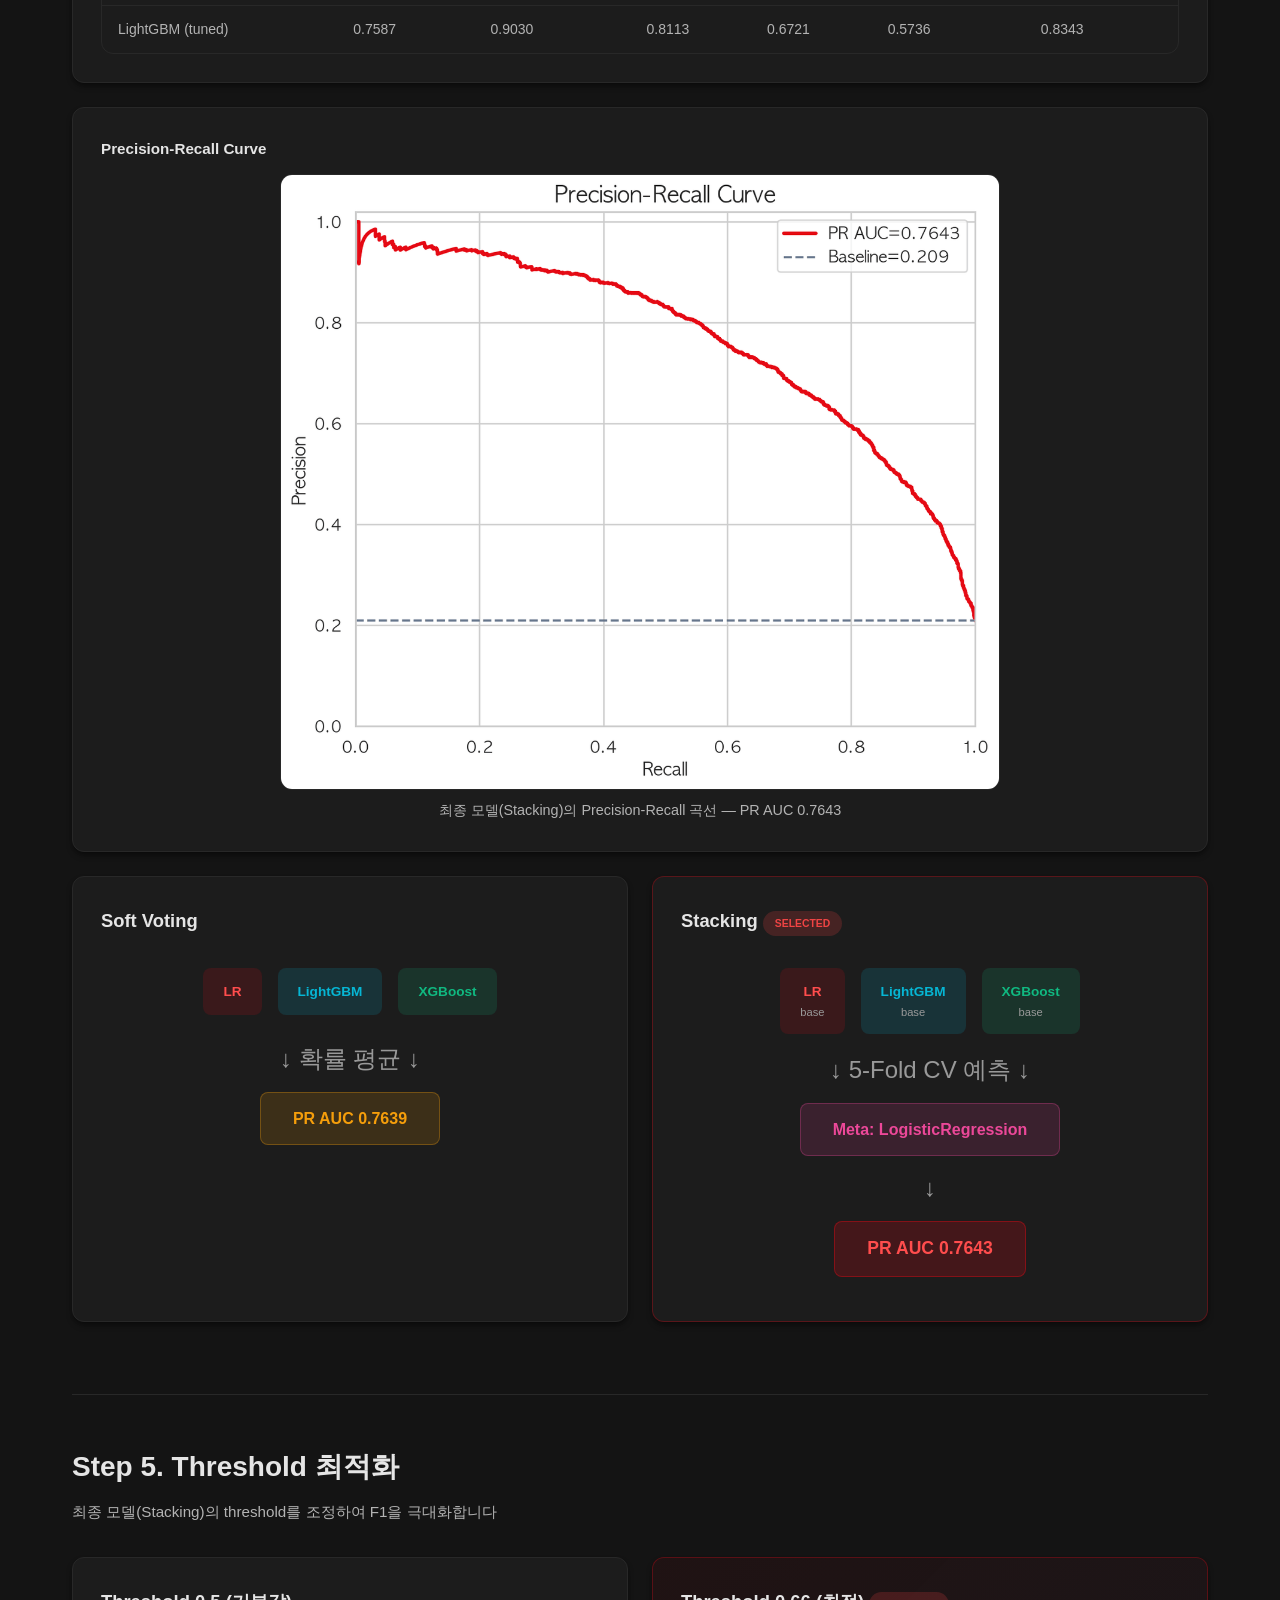
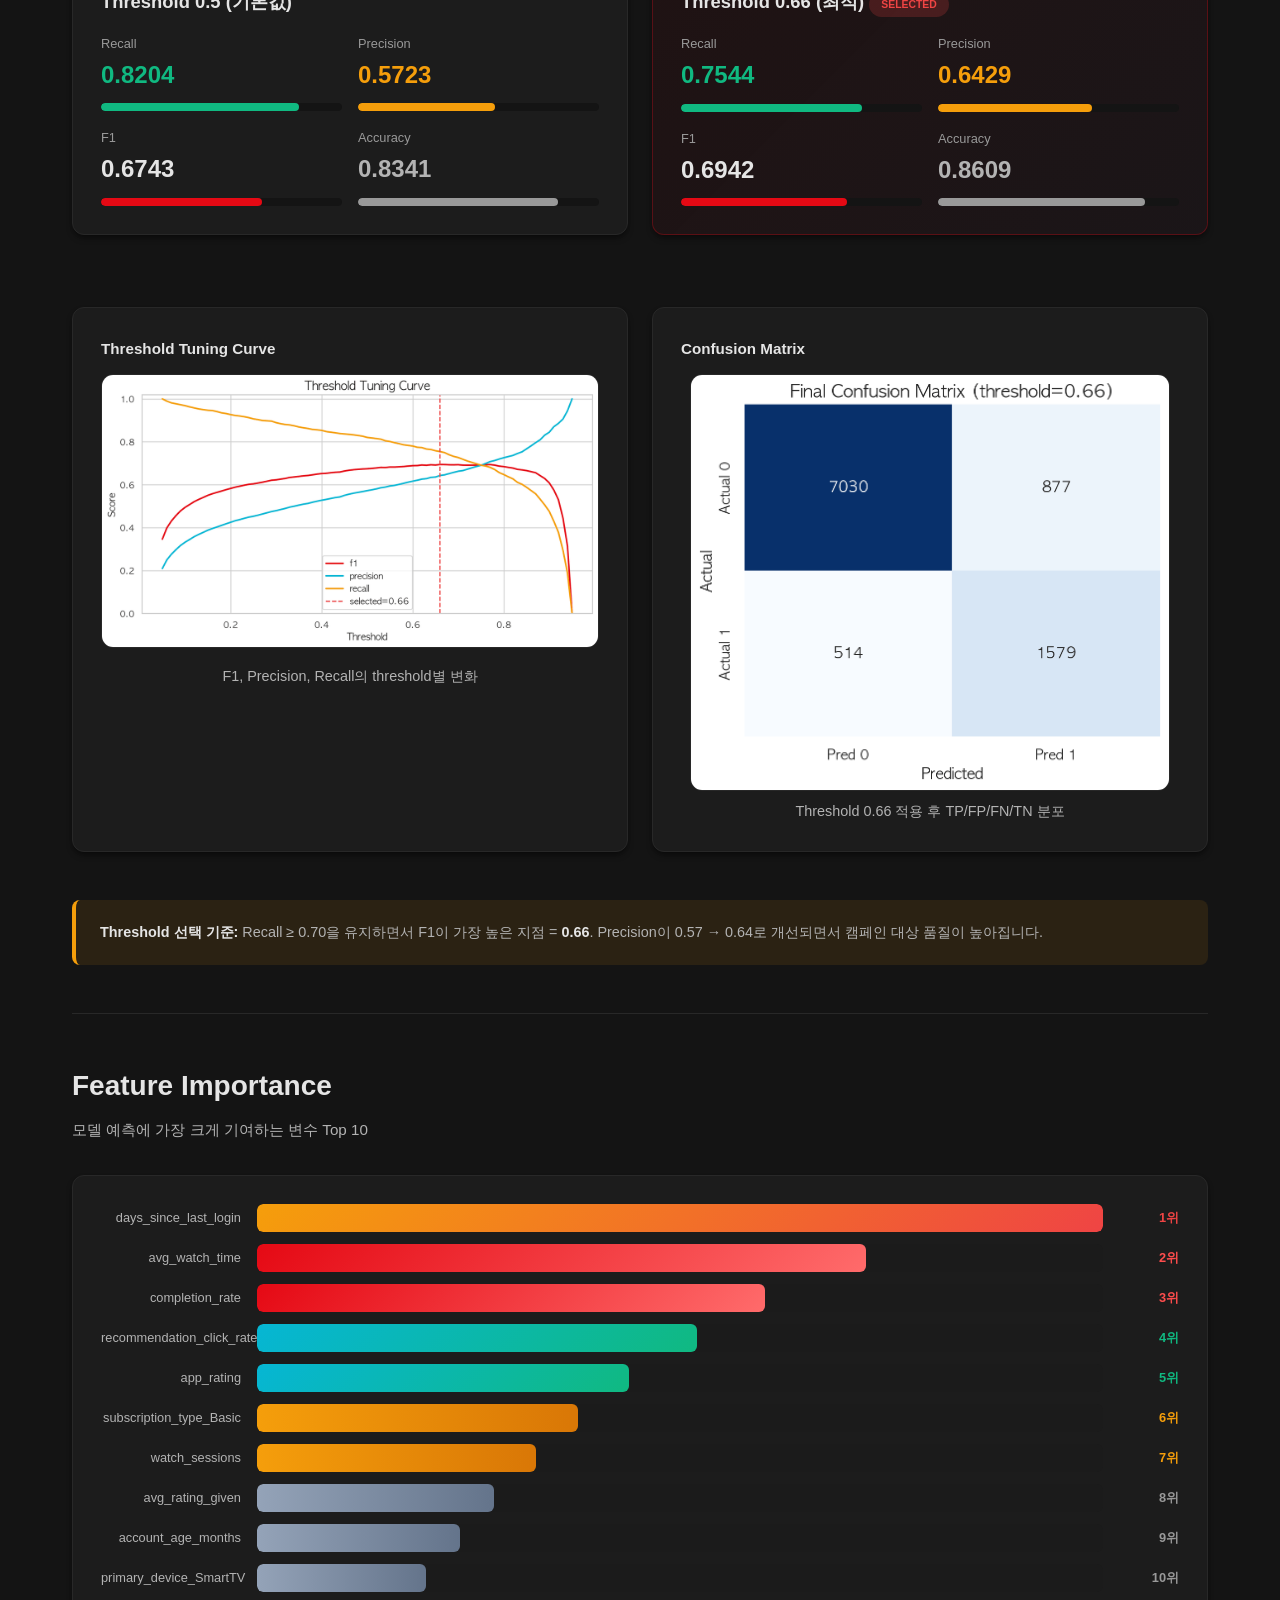
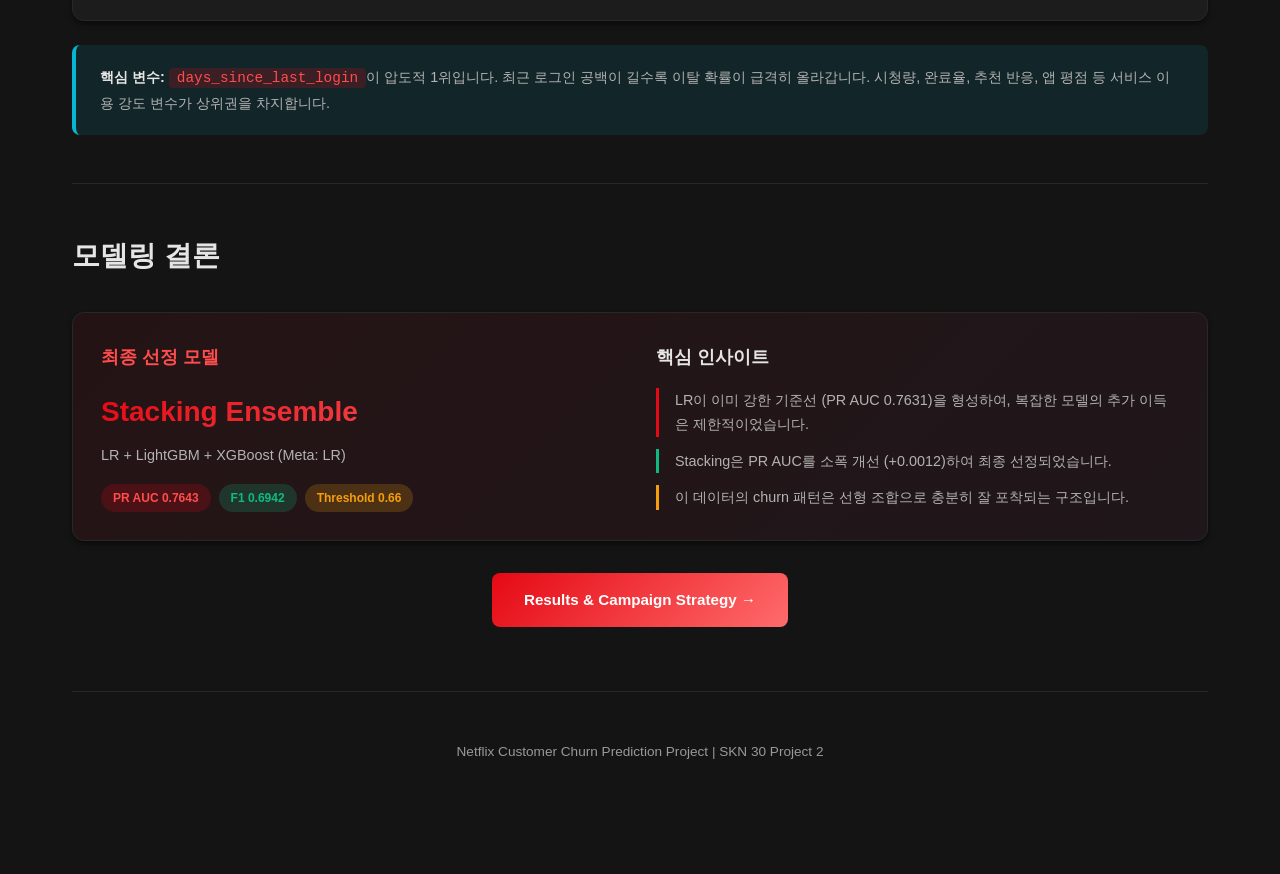
<file: report/modeling.html>
<!DOCTYPE html>
<html lang="ko">
<head>
    <meta charset="UTF-8">
    <meta name="viewport" content="width=device-width, initial-scale=1.0">
    <title>Netflix Churn Prediction - Modeling</title>
    <link rel="stylesheet" href="style.css">
</head>
<body>
    <a href="#main" class="skip-to-content">본문으로 건너뛰기</a>
    <nav class="nav" role="navigation" aria-label="주 메뉴">
        <div class="nav-inner">
            <div class="nav-logo"><svg viewBox="0 0 18 24" width="18" height="24"><path d="M0 0h4.5v24H0z" fill="#E50914"/><path d="M13.5 0h4.5v24h-4.5z" fill="#E50914"/><path d="M0 0h4.5l13.5 24h-4.5z" fill="#E50914"/></svg>Churn Prediction</div>
            <ul class="nav-links">
                <li><a href="index.html">Overview</a></li>
                <li><a href="background.html">Background</a></li>
                <li><a href="eda.html">EDA</a></li>
                <li><a href="clustering.html">Clustering</a></li>
                <li><a href="feature_engineering.html">Feature Engineering</a></li>
                <li><a href="modeling.html" class="active">Modeling</a></li>
                <li><a href="results.html">Results</a></li>
                <li><a href="business_insight.html">Business Insight</a></li>
            </ul>
            <button class="nav-toggle" aria-label="메뉴 열기" aria-expanded="false" onclick="this.classList.toggle('open');this.previousElementSibling.classList.toggle('open');this.setAttribute('aria-expanded',this.classList.contains('open'))">
                <span></span><span></span><span></span>
            </button>
        </div>
    </nav>

    <div class="container" id="main">
        <div class="hero">
            <h1>Modeling</h1>
            <p>Baseline부터 앙상블까지, 이탈 예측 최적 모델을 탐색합니다. 최종 모델은 Stacking (PR AUC 0.764)입니다.</p>
        </div>

        <!-- Key Metrics -->
        <div class="grid-4 spacer-lg">
            <div class="stat-card animate-in">
                <div class="stat-value gradient-1">6</div>
                <div class="stat-label">비교 모델 수</div>
            </div>
            <div class="stat-card animate-in">
                <div class="stat-value gradient-2">0.764</div>
                <div class="stat-label">최종 PR AUC</div>
            </div>
            <div class="stat-card animate-in">
                <div class="stat-value gradient-3">0.66</div>
                <div class="stat-label">최적 Threshold</div>
            </div>
            <div class="stat-card animate-in">
                <div class="stat-value gradient-1">0.694</div>
                <div class="stat-label">최종 F1 Score</div>
            </div>
        </div>

        <div class="page-nav">
            <a href="#pipeline">파이프라인</a>
            <a href="#baseline">Step 1. Baseline</a>
            <a href="#cv">Step 2. CV 검증</a>
            <a href="#tuning">Step 3. Tuning</a>
            <a href="#ensemble">Step 4. Ensemble</a>
            <a href="#threshold">Step 5. Threshold</a>
            <a href="#importance">Feature Importance</a>
            <a href="#conclusion">결론</a>
        </div>

        <!-- Modeling Pipeline -->
        <div class="section-header" id="pipeline">
            <h2>모델링 파이프라인</h2>
            <p>단계별로 성능을 검증하며 최종 모델을 선정합니다</p>
        </div>

        <div class="card">
            <div class="pipeline">
                <div class="pipeline-step active">
                    <div class="text-3xl mb-sm">1</div>
                    <div class="font-semibold text-base">Baseline</div>
                    <div class="text-xs text-muted">6개 모델 비교</div>
                </div>
                <div class="pipeline-arrow">&rarr;</div>
                <div class="pipeline-step active">
                    <div class="text-3xl mb-sm">2</div>
                    <div class="font-semibold text-base">CV 검증</div>
                    <div class="text-xs text-muted">5-Fold Stratified</div>
                </div>
                <div class="pipeline-arrow">&rarr;</div>
                <div class="pipeline-step active">
                    <div class="text-3xl mb-sm">3</div>
                    <div class="font-semibold text-base">Tuning</div>
                    <div class="text-xs text-muted">Grid / Random</div>
                </div>
                <div class="pipeline-arrow">&rarr;</div>
                <div class="pipeline-step active">
                    <div class="text-3xl mb-sm">4</div>
                    <div class="font-semibold text-base">Ensemble</div>
                    <div class="text-xs text-muted">Voting / Stacking</div>
                </div>
                <div class="pipeline-arrow">&rarr;</div>
                <div class="pipeline-step active">
                    <div class="text-3xl mb-sm">5</div>
                    <div class="font-semibold text-base">Threshold</div>
                    <div class="text-xs text-muted">F1 최적화</div>
                </div>
            </div>
        </div>

        <div class="callout callout-info">
            <p><strong>평가 기준:</strong> 이탈 예측의 목적은 <strong>떠날 고객을 최대한 잡아내는 것</strong>이므로, PR AUC와 Recall을 핵심 지표로 사용합니다. Accuracy는 참고 지표로 함께 제시합니다.</p>
            <ul style="margin-top:0.75rem; padding-left:1.25rem; font-size:0.9rem; color:var(--text-secondary); list-style-type:disc;">
                <li style="margin-bottom:0.5rem;"><strong style="color:var(--text-primary);">PR AUC</strong> — 이탈자(소수 클래스)를 얼마나 정확하게 찾아내는지를 종합 평가합니다.</li>
                <li style="margin-bottom:0.5rem;"><strong style="color:var(--text-primary);">Recall</strong> — 실제 이탈자 중 모델이 잡아낸 비율. 놓친 이탈자는 곧 고객 상실이므로 가장 중요합니다.</li>
                <li><strong style="color:var(--text-primary);">Accuracy</strong> — 참고 지표. 이탈률이 21%이므로 전부 "유지"로 찍어도 79%가 나오는 한계가 있습니다.</li>
            </ul>
        </div>

        <div class="divider"></div>

        <!-- Step 1: Baseline -->
        <div class="section-header" id="baseline">
            <h2>Step 1. Baseline 모델 비교</h2>
            <p>Holdout Test Set (10,000명) 기준, threshold 0.5</p>
        </div>

        <div class="card">
            <div class="table-wrapper">
                <table>
                    <thead>
                        <tr>
                            <th>Model</th>
                            <th>PR AUC</th>
                            <th>ROC AUC</th>
                            <th>Recall</th>
                            <th>F1</th>
                            <th>Precision</th>
                            <th>Accuracy</th>
                        </tr>
                    </thead>
                    <tbody>
                        <tr style="background: rgba(229, 9, 20, 0.08);">
                            <td><strong style="color:var(--primary-light);">LogisticRegression</strong></td>
                            <td><strong>0.7631</strong></td>
                            <td><strong>0.9065</strong></td>
                            <td><strong>0.8208</strong></td>
                            <td>0.6731</td>
                            <td>0.5704</td>
                            <td>0.8331</td>
                        </tr>
                        <tr>
                            <td>CatBoost</td>
                            <td>0.7618</td>
                            <td>0.9054</td>
                            <td>0.8151</td>
                            <td>0.6770</td>
                            <td>0.5789</td>
                            <td>0.8372</td>
                        </tr>
                        <tr>
                            <td>XGBoost</td>
                            <td>0.7604</td>
                            <td>0.9038</td>
                            <td>0.8089</td>
                            <td>0.6697</td>
                            <td>0.5714</td>
                            <td>0.8330</td>
                        </tr>
                        <tr>
                            <td>LightGBM</td>
                            <td>0.7563</td>
                            <td>0.9023</td>
                            <td>0.7984</td>
                            <td>0.6738</td>
                            <td>0.5828</td>
                            <td>0.8383</td>
                        </tr>
                        <tr>
                            <td>RandomForest</td>
                            <td>0.7444</td>
                            <td>0.8982</td>
                            <td>0.6727</td>
                            <td>0.6830</td>
                            <td>0.6936</td>
                            <td>0.8693</td>
                        </tr>
                        <tr style="opacity:0.5;">
                            <td>DummyClassifier</td>
                            <td>0.2093</td>
                            <td>0.5000</td>
                            <td>0.0000</td>
                            <td>0.0000</td>
                            <td>0.0000</td>
                            <td>0.7907</td>
                        </tr>
                    </tbody>
                </table>
            </div>
        </div>

        <div class="card chart-img-wrap">
            <h3>Baseline 모델별 PR AUC 비교</h3>
            <img src="images/modeling_model_comparison.png" alt="모델별 PR AUC 비교 bar chart" class="chart-img">
            <p class="chart-img-caption">Dummy → LR → RF → LightGBM → XGBoost → CatBoost PR AUC 비교</p>
        </div>

        <div class="callout callout-success">
            <p><strong>Baseline 결론:</strong> Logistic Regression이 PR AUC 0.7631, Recall 0.8208로 가장 강한 기준선을 형성했습니다. 부스팅 모델도 기본 설정에서는 LR을 명확히 넘지 못했습니다.</p>
        </div>

        <!-- PR AUC Visual Comparison -->
        <div class="card">
            <h3>Baseline PR AUC 비교</h3>
            <div class="bar-chart" style="margin-top:1rem;">
                <div class="bar-item">
                    <div class="bar-label">LogisticRegression</div>
                    <div class="bar-track">
                        <div class="bar-fill" style="width:100%; background:var(--gradient-1);">0.7631</div>
                    </div>
                </div>
                <div class="bar-item">
                    <div class="bar-label">CatBoost</div>
                    <div class="bar-track">
                        <div class="bar-fill" style="width:98.3%; background:linear-gradient(90deg, #E50914, #ff4d4d);">0.7618</div>
                    </div>
                </div>
                <div class="bar-item">
                    <div class="bar-label">XGBoost</div>
                    <div class="bar-track">
                        <div class="bar-fill" style="width:97.3%; background:linear-gradient(90deg, #06b6d4, #10b981);">0.7604</div>
                    </div>
                </div>
                <div class="bar-item">
                    <div class="bar-label">LightGBM</div>
                    <div class="bar-track">
                        <div class="bar-fill" style="width:95.3%; background:linear-gradient(90deg, #06b6d4, #0891b2);">0.7563</div>
                    </div>
                </div>
                <div class="bar-item">
                    <div class="bar-label">RandomForest</div>
                    <div class="bar-track">
                        <div class="bar-fill" style="width:90%; background:linear-gradient(90deg, #f59e0b, #d97706);">0.7444</div>
                    </div>
                </div>
            </div>
        </div>

        <div class="divider"></div>

        <!-- Step 2: CV -->
        <div class="section-header" id="cv">
            <h2>Step 2. Stratified K-Fold 교차 검증</h2>
            <p>5-Fold CV로 모델 안정성을 검증합니다</p>
        </div>

        <div class="card">
            <div class="table-wrapper">
                <table>
                    <thead>
                        <tr>
                            <th>Model</th>
                            <th>PR AUC (mean)</th>
                            <th>PR AUC (std)</th>
                            <th>Recall (mean)</th>
                            <th>F1 (mean)</th>
                            <th>Accuracy (mean)</th>
                        </tr>
                    </thead>
                    <tbody>
                        <tr style="background: rgba(229, 9, 20, 0.08);">
                            <td><strong style="color:var(--primary-light);">LogisticRegression</strong></td>
                            <td><strong>0.7613</strong></td>
                            <td>0.0099</td>
                            <td><strong>0.8353</strong></td>
                            <td>0.6733</td>
                            <td>0.8331</td>
                        </tr>
                        <tr>
                            <td>CatBoost</td>
                            <td>0.7586</td>
                            <td>0.0109</td>
                            <td>0.8239</td>
                            <td>0.6759</td>
                            <td>0.8372</td>
                        </tr>
                        <tr>
                            <td>XGBoost</td>
                            <td>0.7556</td>
                            <td>0.0104</td>
                            <td>0.8238</td>
                            <td>0.6739</td>
                            <td>0.8330</td>
                        </tr>
                        <tr>
                            <td>LightGBM</td>
                            <td>0.7522</td>
                            <td>0.0110</td>
                            <td>0.8043</td>
                            <td>0.6734</td>
                            <td>0.8383</td>
                        </tr>
                        <tr>
                            <td>RandomForest</td>
                            <td>0.7346</td>
                            <td>0.0107</td>
                            <td>0.6653</td>
                            <td>0.6730</td>
                            <td>0.8693</td>
                        </tr>
                    </tbody>
                </table>
            </div>
        </div>

        <div class="callout callout-info">
            <p><strong>CV 결과:</strong> fold 간 PR AUC 표준편차는 모두 0.01 내외로 안정적입니다. CV에서도 LR이 PR AUC 1위를 유지했습니다. 부스팅 모델 간 차이가 매우 작아, 데이터의 churn 패턴이 선형 조합만으로도 잘 설명됨을 시사합니다.</p>
        </div>

        <div class="divider"></div>

        <!-- Step 3: Tuning -->
        <div class="section-header" id="tuning">
            <h2>Step 3. 하이퍼파라미터 튜닝</h2>
            <p>모델별 최적 파라미터를 탐색합니다</p>
        </div>

        <div class="grid-3">
            <div class="card" style="border-top: 3px solid var(--primary);">
                <h3 style="color:var(--primary-light);">Logistic Regression</h3>
                <p class="mb-md"><span class="badge badge-primary">GridSearchCV</span></p>
                <div class="text-base text-secondary">
                    <div class="mb-sm"><strong>탐색 범위</strong></div>
                    <div>C: [0.01, 0.03, 0.1, 0.3, 1.0, 3.0, 10.0]</div>
                    <div>class_weight: [None, balanced]</div>
                    <div class="mt-md"><strong>Best Params</strong></div>
                    <div style="color:var(--accent-green);">C=0.1, class_weight=balanced</div>
                    <div class="mt-md"><strong>Best CV PR AUC</strong></div>
                    <div style="font-size:1.25rem; font-weight:800; color:var(--primary-light);">0.7613</div>
                    <div class="mt-sm text-muted">14 candidates x 5 folds = 70 fits</div>
                </div>
            </div>

            <div class="card" style="border-top: 3px solid var(--accent);">
                <h3 style="color:var(--accent);">XGBoost</h3>
                <p class="mb-md"><span class="badge badge-warning">RandomizedSearchCV</span></p>
                <div class="text-base text-secondary">
                    <div class="mb-sm"><strong>탐색 범위</strong></div>
                    <div>n_estimators: 200~800</div>
                    <div>learning_rate: 0.01~0.12</div>
                    <div>max_depth: 3~7</div>
                    <div class="mt-md"><strong>Best CV PR AUC</strong></div>
                    <div style="font-size:1.25rem; font-weight:800; color:var(--accent);">0.7587</div>
                    <div class="mt-sm text-muted">25 iterations x 5 folds = 125 fits</div>
                </div>
            </div>

            <div class="card" style="border-top: 3px solid var(--accent-green);">
                <h3 style="color:var(--accent-green);">LightGBM</h3>
                <p class="mb-md"><span class="badge badge-warning">RandomizedSearchCV</span></p>
                <div class="text-base text-secondary">
                    <div class="mb-sm"><strong>탐색 범위</strong></div>
                    <div>n_estimators: 200~800</div>
                    <div>learning_rate: 0.01~0.12</div>
                    <div>num_leaves: 16~64</div>
                    <div class="mt-md"><strong>Best CV PR AUC</strong></div>
                    <div style="font-size:1.25rem; font-weight:800; color:var(--accent-green);">0.7553</div>
                    <div class="mt-sm text-muted">25 iterations x 5 folds = 125 fits</div>
                </div>
            </div>
        </div>

        <div class="divider"></div>

        <!-- Step 4: Holdout & Ensemble -->
        <div class="section-header" id="ensemble">
            <h2>Step 4. Holdout Test & Ensemble</h2>
            <p>튜닝된 모델 + 앙상블을 최종 테스트셋에서 비교합니다</p>
        </div>

        <div class="card">
            <div class="table-wrapper">
                <table>
                    <thead>
                        <tr>
                            <th>Model</th>
                            <th>PR AUC</th>
                            <th>ROC AUC</th>
                            <th>Recall</th>
                            <th>F1</th>
                            <th>Precision</th>
                            <th>Accuracy</th>
                        </tr>
                    </thead>
                    <tbody>
                        <tr style="background: linear-gradient(90deg, rgba(229, 9, 20, 0.12), rgba(236, 72, 153, 0.06));">
                            <td><strong style="color:var(--secondary);">Stacking</strong> <span class="badge badge-danger" style="font-size:0.65rem;">BEST</span></td>
                            <td><strong style="color:var(--accent-green);">0.7643</strong></td>
                            <td><strong>0.9067</strong></td>
                            <td>0.8204</td>
                            <td>0.6743</td>
                            <td>0.5723</td>
                            <td>0.8341</td>
                        </tr>
                        <tr>
                            <td><strong>Soft Voting</strong></td>
                            <td>0.7639</td>
                            <td>0.9058</td>
                            <td>0.8161</td>
                            <td>0.6743</td>
                            <td>0.5745</td>
                            <td>0.8350</td>
                        </tr>
                        <tr>
                            <td>XGBoost (tuned)</td>
                            <td>0.7637</td>
                            <td>0.9051</td>
                            <td>0.8146</td>
                            <td>0.6732</td>
                            <td>0.5737</td>
                            <td>0.8345</td>
                        </tr>
                        <tr>
                            <td>LR (tuned)</td>
                            <td>0.7631</td>
                            <td>0.9066</td>
                            <td>0.8213</td>
                            <td>0.6733</td>
                            <td>0.5705</td>
                            <td>0.8332</td>
                        </tr>
                        <tr>
                            <td>LightGBM (tuned)</td>
                            <td>0.7587</td>
                            <td>0.9030</td>
                            <td>0.8113</td>
                            <td>0.6721</td>
                            <td>0.5736</td>
                            <td>0.8343</td>
                        </tr>
                    </tbody>
                </table>
            </div>
        </div>

        <div class="card chart-img-wrap">
            <h3>Precision-Recall Curve</h3>
            <img src="images/modeling_pr_curve.png" alt="PR Curve" class="chart-img chart-img-md">
            <p class="chart-img-caption">최종 모델(Stacking)의 Precision-Recall 곡선 — PR AUC 0.7643</p>
        </div>

        <!-- Ensemble Architecture -->
        <div class="grid-2">
            <div class="card">
                <h3>Soft Voting</h3>
                <div style="text-align:center; padding:1rem 0;">
                    <div style="display:flex; justify-content:center; gap:1rem; margin-bottom:1.5rem;">
                        <div style="padding:0.75rem 1.25rem; background:rgba(229,9,20,0.15); border-radius:var(--radius-sm); font-size:0.85rem;">
                            <div style="font-weight:700; color:var(--primary-light);">LR</div>
                        </div>
                        <div style="padding:0.75rem 1.25rem; background:rgba(6,182,212,0.15); border-radius:var(--radius-sm); font-size:0.85rem;">
                            <div style="font-weight:700; color:var(--accent);">LightGBM</div>
                        </div>
                        <div style="padding:0.75rem 1.25rem; background:rgba(16,185,129,0.15); border-radius:var(--radius-sm); font-size:0.85rem;">
                            <div style="font-weight:700; color:var(--accent-green);">XGBoost</div>
                        </div>
                    </div>
                    <div style="font-size:1.5rem; color:var(--text-muted); margin-bottom:0.75rem;">&darr; 확률 평균 &darr;</div>
                    <div style="display:inline-block; padding:0.75rem 2rem; background:rgba(245,158,11,0.15); border-radius:var(--radius-sm); border:1px solid rgba(245,158,11,0.3);">
                        <div style="font-weight:700; color:var(--accent-orange);">PR AUC 0.7639</div>
                    </div>
                </div>
            </div>

            <div class="card" style="border:1px solid rgba(229,9,20,0.3);">
                <h3>Stacking <span class="badge badge-danger" style="font-size:0.65rem;">SELECTED</span></h3>
                <div style="text-align:center; padding:1rem 0;">
                    <div style="display:flex; justify-content:center; gap:1rem; margin-bottom:1rem;">
                        <div style="padding:0.75rem 1.25rem; background:rgba(229,9,20,0.15); border-radius:var(--radius-sm); font-size:0.85rem;">
                            <div style="font-weight:700; color:var(--primary-light);">LR</div>
                            <div class="text-xs text-muted">base</div>
                        </div>
                        <div style="padding:0.75rem 1.25rem; background:rgba(6,182,212,0.15); border-radius:var(--radius-sm); font-size:0.85rem;">
                            <div style="font-weight:700; color:var(--accent);">LightGBM</div>
                            <div class="text-xs text-muted">base</div>
                        </div>
                        <div style="padding:0.75rem 1.25rem; background:rgba(16,185,129,0.15); border-radius:var(--radius-sm); font-size:0.85rem;">
                            <div style="font-weight:700; color:var(--accent-green);">XGBoost</div>
                            <div class="text-xs text-muted">base</div>
                        </div>
                    </div>
                    <div style="font-size:1.5rem; color:var(--text-muted); margin-bottom:0.75rem;">&darr; 5-Fold CV 예측 &darr;</div>
                    <div style="display:inline-block; padding:0.75rem 2rem; background:rgba(236,72,153,0.15); border-radius:var(--radius-sm); border:1px solid rgba(236,72,153,0.3); margin-bottom:0.75rem;">
                        <div style="font-weight:700; color:var(--secondary);">Meta: LogisticRegression</div>
                    </div>
                    <div style="font-size:1.5rem; color:var(--text-muted); margin-bottom:0.75rem;">&darr;</div>
                    <div style="display:inline-block; padding:0.75rem 2rem; background:rgba(229,9,20,0.2); border-radius:var(--radius-sm); border:1px solid rgba(229,9,20,0.4);">
                        <div style="font-weight:800; color:var(--primary-light); font-size:1.1rem;">PR AUC 0.7643</div>
                    </div>
                </div>
            </div>
        </div>

        <div class="divider"></div>

        <!-- Step 5: Threshold -->
        <div class="section-header" id="threshold">
            <h2>Step 5. Threshold 최적화</h2>
            <p>최종 모델(Stacking)의 threshold를 조정하여 F1을 극대화합니다</p>
        </div>

        <div class="grid-2">
            <div class="card">
                <h3>Threshold 0.5 (기본값)</h3>
                <div style="display:grid; grid-template-columns:1fr 1fr; gap:1rem; margin-top:1rem;">
                    <div>
                        <div class="text-sm text-muted">Recall</div>
                        <div class="text-3xl font-extrabold text-green">0.8204</div>
                        <div class="progress-bar"><div class="progress-fill" style="width:82%; background:var(--accent-green);"></div></div>
                    </div>
                    <div>
                        <div class="text-sm text-muted">Precision</div>
                        <div class="text-3xl font-extrabold text-orange">0.5723</div>
                        <div class="progress-bar"><div class="progress-fill" style="width:57%; background:var(--accent-orange);"></div></div>
                    </div>
                    <div>
                        <div class="text-sm text-muted">F1</div>
                        <div class="text-3xl font-extrabold text-primary">0.6743</div>
                        <div class="progress-bar"><div class="progress-fill" style="width:67%; background:var(--primary);"></div></div>
                    </div>
                    <div>
                        <div class="text-sm text-muted">Accuracy</div>
                        <div class="text-3xl font-extrabold text-secondary">0.8341</div>
                        <div class="progress-bar"><div class="progress-fill" style="width:83%; background:var(--text-muted);"></div></div>
                    </div>
                </div>
            </div>

            <div class="card" style="border:1px solid rgba(229,9,20,0.3); background:linear-gradient(135deg, rgba(229,9,20,0.06), rgba(236,72,153,0.03));">
                <h3>Threshold 0.66 (최적) <span class="badge badge-danger" style="font-size:0.65rem;">SELECTED</span></h3>
                <div style="display:grid; grid-template-columns:1fr 1fr; gap:1rem; margin-top:1rem;">
                    <div>
                        <div class="text-sm text-muted">Recall</div>
                        <div class="text-3xl font-extrabold text-green">0.7544</div>
                        <div class="progress-bar"><div class="progress-fill" style="width:75%; background:var(--accent-green);"></div></div>
                    </div>
                    <div>
                        <div class="text-sm text-muted">Precision</div>
                        <div class="text-3xl font-extrabold text-orange">0.6429</div>
                        <div class="progress-bar"><div class="progress-fill" style="width:64%; background:var(--accent-orange);"></div></div>
                    </div>
                    <div>
                        <div class="text-sm text-muted">F1</div>
                        <div class="text-3xl font-extrabold text-primary">0.6942</div>
                        <div class="progress-bar"><div class="progress-fill" style="width:69%; background:var(--primary);"></div></div>
                    </div>
                    <div>
                        <div class="text-sm text-muted">Accuracy</div>
                        <div class="text-3xl font-extrabold text-secondary">0.8609</div>
                        <div class="progress-bar"><div class="progress-fill" style="width:86%; background:var(--text-muted);"></div></div>
                    </div>
                </div>
            </div>
        </div>

        <div class="grid-2" style="margin-top:1.5rem;">
            <div class="card chart-img-wrap">
                <h3>Threshold Tuning Curve</h3>
                <img src="images/modeling_threshold_tuning.png" alt="Threshold tuning curve" class="chart-img">
                <p class="chart-img-caption">F1, Precision, Recall의 threshold별 변화</p>
            </div>
            <div class="card chart-img-wrap">
                <h3>Confusion Matrix</h3>
                <img src="images/modeling_confusion_matrix.png" alt="최종 모델 Confusion Matrix" class="chart-img chart-img-sm">
                <p class="chart-img-caption">Threshold 0.66 적용 후 TP/FP/FN/TN 분포</p>
            </div>
        </div>

        <div class="callout callout-warning">
            <p><strong>Threshold 선택 기준:</strong> Recall &ge; 0.70을 유지하면서 F1이 가장 높은 지점 = <strong>0.66</strong>. Precision이 0.57 &rarr; 0.64로 개선되면서 캠페인 대상 품질이 높아집니다.</p>
        </div>

        <div class="divider"></div>

        <!-- Feature Importance -->
        <div class="section-header" id="importance">
            <h2>Feature Importance</h2>
            <p>모델 예측에 가장 크게 기여하는 변수 Top 10</p>
        </div>

        <div class="card">
            <div class="bar-chart">
                <div class="bar-item">
                    <div class="bar-label">days_since_last_login</div>
                    <div class="bar-track">
                        <div class="bar-fill" style="width:100%; background:var(--gradient-3);"></div>
                    </div>
                    <div class="bar-value" style="color:var(--accent-red);">1위</div>
                </div>
                <div class="bar-item">
                    <div class="bar-label">avg_watch_time</div>
                    <div class="bar-track">
                        <div class="bar-fill" style="width:72%; background:var(--gradient-1);"></div>
                    </div>
                    <div class="bar-value" style="color:var(--primary-light);">2위</div>
                </div>
                <div class="bar-item">
                    <div class="bar-label">completion_rate</div>
                    <div class="bar-track">
                        <div class="bar-fill" style="width:60%; background:var(--gradient-1);"></div>
                    </div>
                    <div class="bar-value" style="color:var(--primary-light);">3위</div>
                </div>
                <div class="bar-item">
                    <div class="bar-label">recommendation_click_rate</div>
                    <div class="bar-track">
                        <div class="bar-fill" style="width:52%; background:var(--gradient-2);"></div>
                    </div>
                    <div class="bar-value" style="color:var(--accent-green);">4위</div>
                </div>
                <div class="bar-item">
                    <div class="bar-label">app_rating</div>
                    <div class="bar-track">
                        <div class="bar-fill" style="width:44%; background:var(--gradient-2);"></div>
                    </div>
                    <div class="bar-value" style="color:var(--accent-green);">5위</div>
                </div>
                <div class="bar-item">
                    <div class="bar-label">subscription_type_Basic</div>
                    <div class="bar-track">
                        <div class="bar-fill" style="width:38%; background:linear-gradient(90deg, #f59e0b, #d97706);"></div>
                    </div>
                    <div class="bar-value" style="color:var(--accent-orange);">6위</div>
                </div>
                <div class="bar-item">
                    <div class="bar-label">watch_sessions</div>
                    <div class="bar-track">
                        <div class="bar-fill" style="width:33%; background:linear-gradient(90deg, #f59e0b, #d97706);"></div>
                    </div>
                    <div class="bar-value" style="color:var(--accent-orange);">7위</div>
                </div>
                <div class="bar-item">
                    <div class="bar-label">avg_rating_given</div>
                    <div class="bar-track">
                        <div class="bar-fill" style="width:28%; background:linear-gradient(90deg, #94a3b8, #64748b);"></div>
                    </div>
                    <div class="bar-value" style="color:var(--text-muted);">8위</div>
                </div>
                <div class="bar-item">
                    <div class="bar-label">account_age_months</div>
                    <div class="bar-track">
                        <div class="bar-fill" style="width:24%; background:linear-gradient(90deg, #94a3b8, #64748b);"></div>
                    </div>
                    <div class="bar-value" style="color:var(--text-muted);">9위</div>
                </div>
                <div class="bar-item">
                    <div class="bar-label">primary_device_SmartTV</div>
                    <div class="bar-track">
                        <div class="bar-fill" style="width:20%; background:linear-gradient(90deg, #94a3b8, #64748b);"></div>
                    </div>
                    <div class="bar-value" style="color:var(--text-muted);">10위</div>
                </div>
            </div>
        </div>

        <div class="callout callout-info">
            <p><strong>핵심 변수:</strong> <code style="background:rgba(229,9,20,0.2); padding:0.15rem 0.5rem; border-radius:4px; color:var(--primary-light);">days_since_last_login</code>이 압도적 1위입니다. 최근 로그인 공백이 길수록 이탈 확률이 급격히 올라갑니다. 시청량, 완료율, 추천 반응, 앱 평점 등 서비스 이용 강도 변수가 상위권을 차지합니다.</p>
        </div>

        <div class="divider"></div>

        <!-- Conclusion -->
        <div class="section-header" id="conclusion">
            <h2>모델링 결론</h2>
        </div>

        <div class="card" style="background: linear-gradient(135deg, rgba(229, 9, 20, 0.08), rgba(236, 72, 153, 0.05));">
            <div class="grid-2" style="gap:2rem;">
                <div>
                    <h3 style="color:var(--primary-light); margin-bottom:1rem;">최종 선정 모델</h3>
                    <div style="font-size:1.75rem; font-weight:800; background:var(--gradient-1); -webkit-background-clip:text; -webkit-text-fill-color:transparent; background-clip:text; margin-bottom:0.5rem;">
                        Stacking Ensemble
                    </div>
                    <p style="margin-bottom:1rem;">LR + LightGBM + XGBoost (Meta: LR)</p>
                    <div class="flex gap-sm flex-wrap">
                        <span class="badge badge-primary">PR AUC 0.7643</span>
                        <span class="badge badge-success">F1 0.6942</span>
                        <span class="badge badge-warning">Threshold 0.66</span>
                    </div>
                </div>
                <div>
                    <h3 style="margin-bottom:1rem;">핵심 인사이트</h3>
                    <div style="font-size:0.9rem; color:var(--text-secondary);">
                        <div style="margin-bottom:0.75rem; padding-left:1rem; border-left:3px solid var(--primary);">
                            LR이 이미 강한 기준선 (PR AUC 0.7631)을 형성하여, 복잡한 모델의 추가 이득은 제한적이었습니다.
                        </div>
                        <div style="margin-bottom:0.75rem; padding-left:1rem; border-left:3px solid var(--accent-green);">
                            Stacking은 PR AUC를 소폭 개선 (+0.0012)하여 최종 선정되었습니다.
                        </div>
                        <div style="padding-left:1rem; border-left:3px solid var(--accent-orange);">
                            이 데이터의 churn 패턴은 선형 조합으로 충분히 잘 포착되는 구조입니다.
                        </div>
                    </div>
                </div>
            </div>
        </div>

        <div style="text-align:center; margin-top:2rem;">
            <a href="results.html" class="cta-button">
                Results &amp; Campaign Strategy &rarr;
            </a>
        </div>

        <div class="footer">
            <p>Netflix Customer Churn Prediction Project | SKN 30 Project 2</p>
        </div>
    </div>
</body>
</html>
</file>
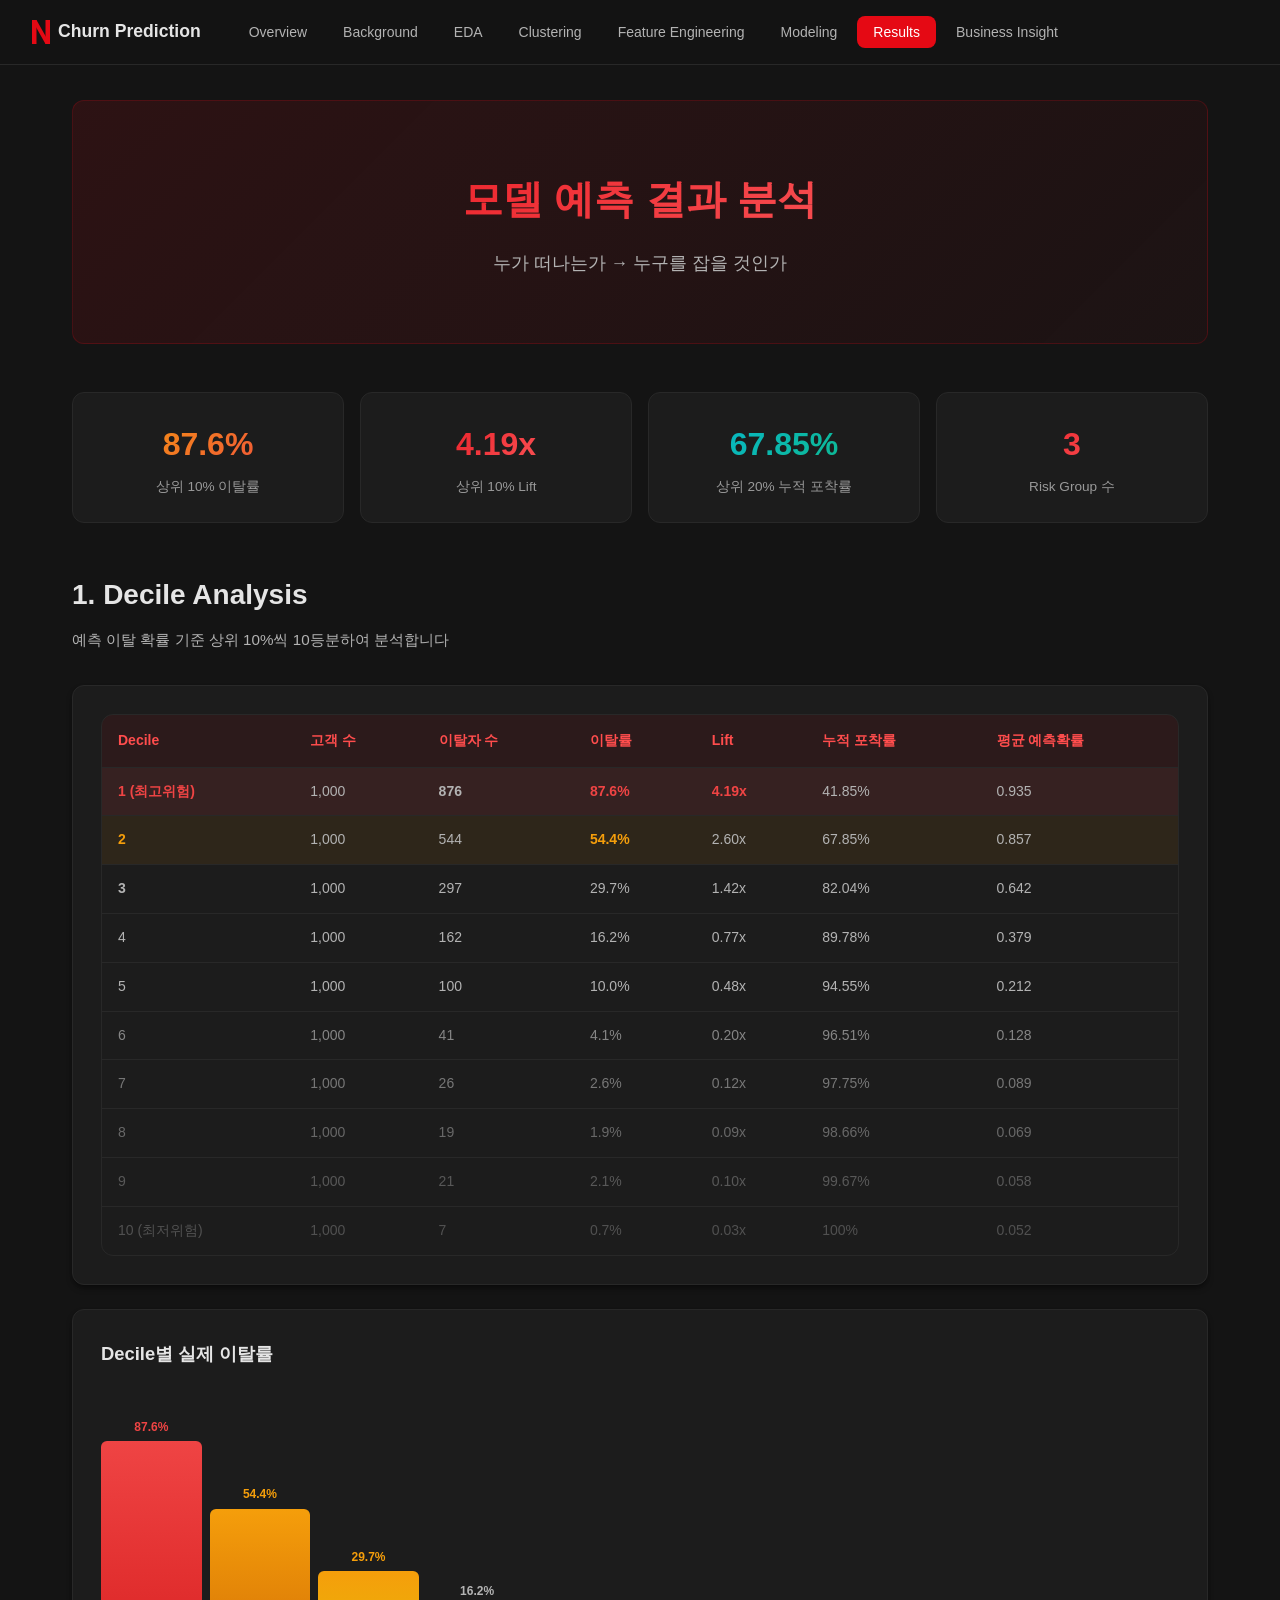
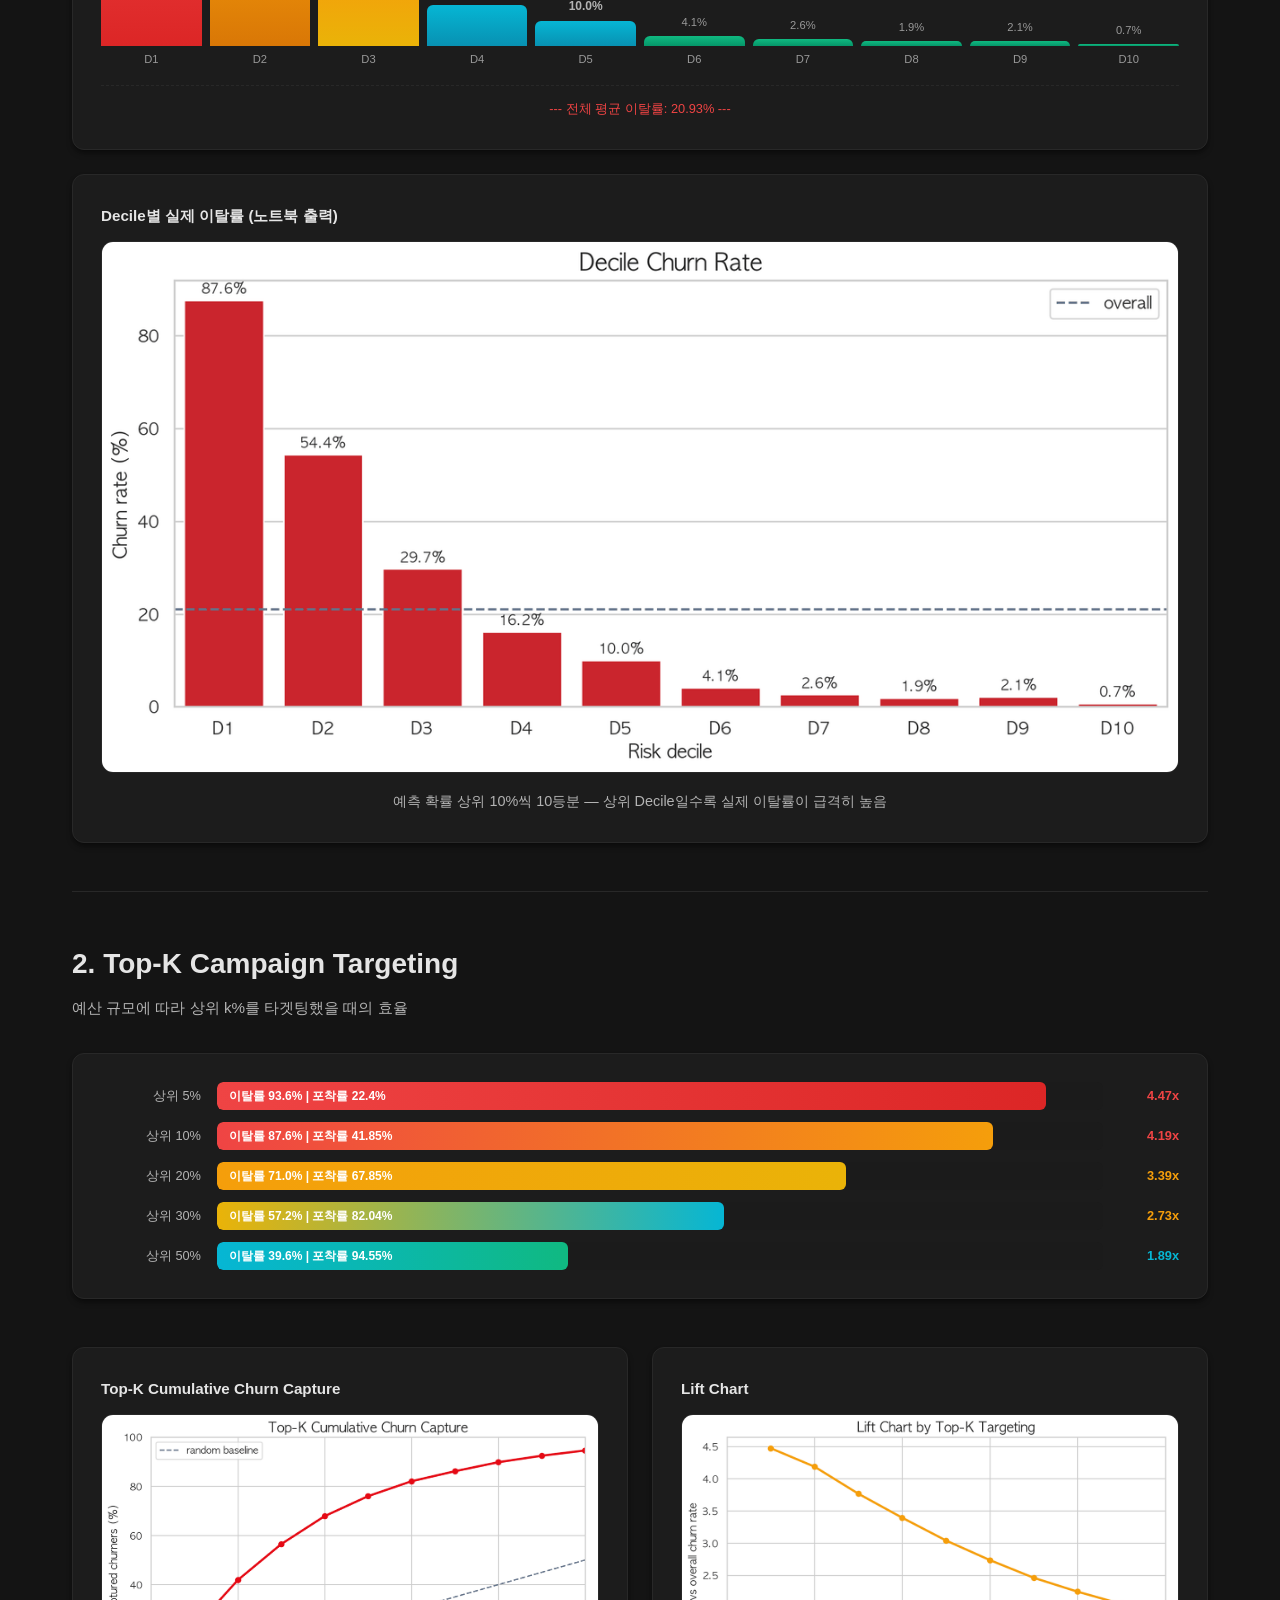
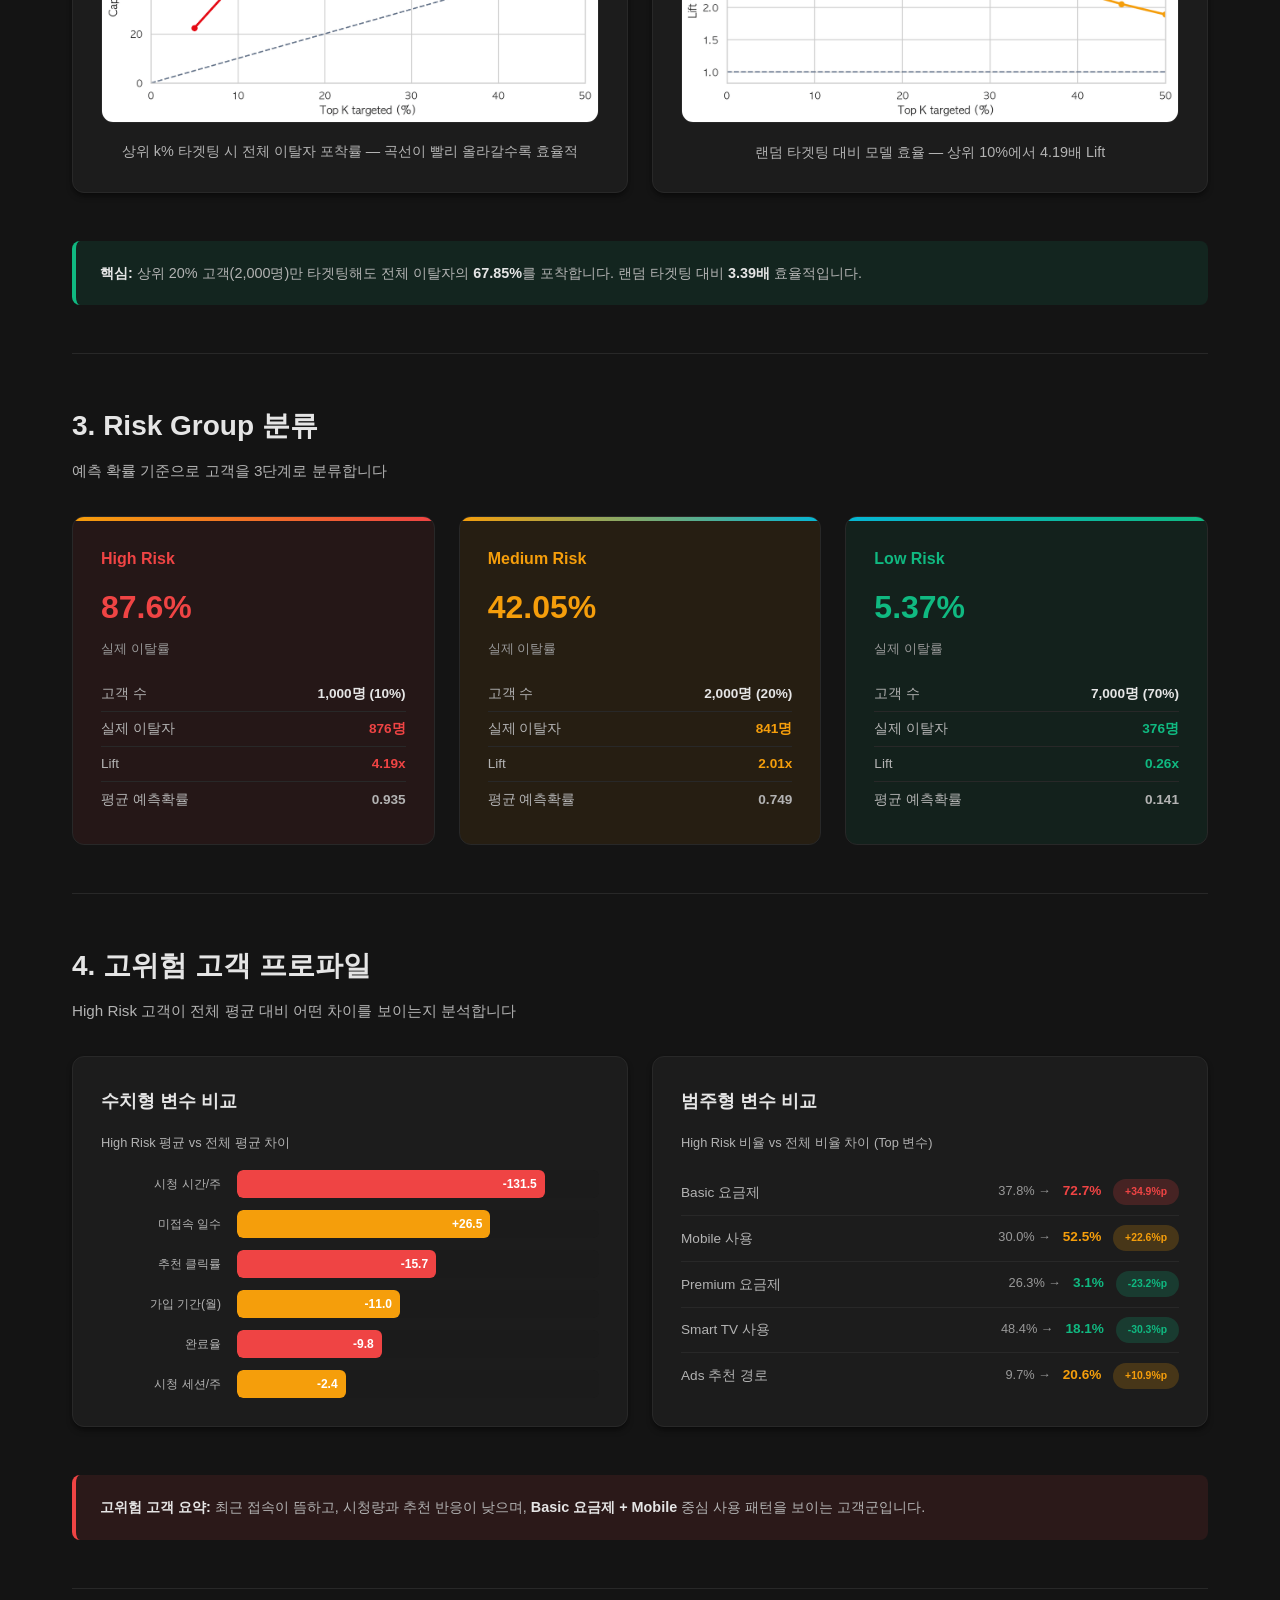
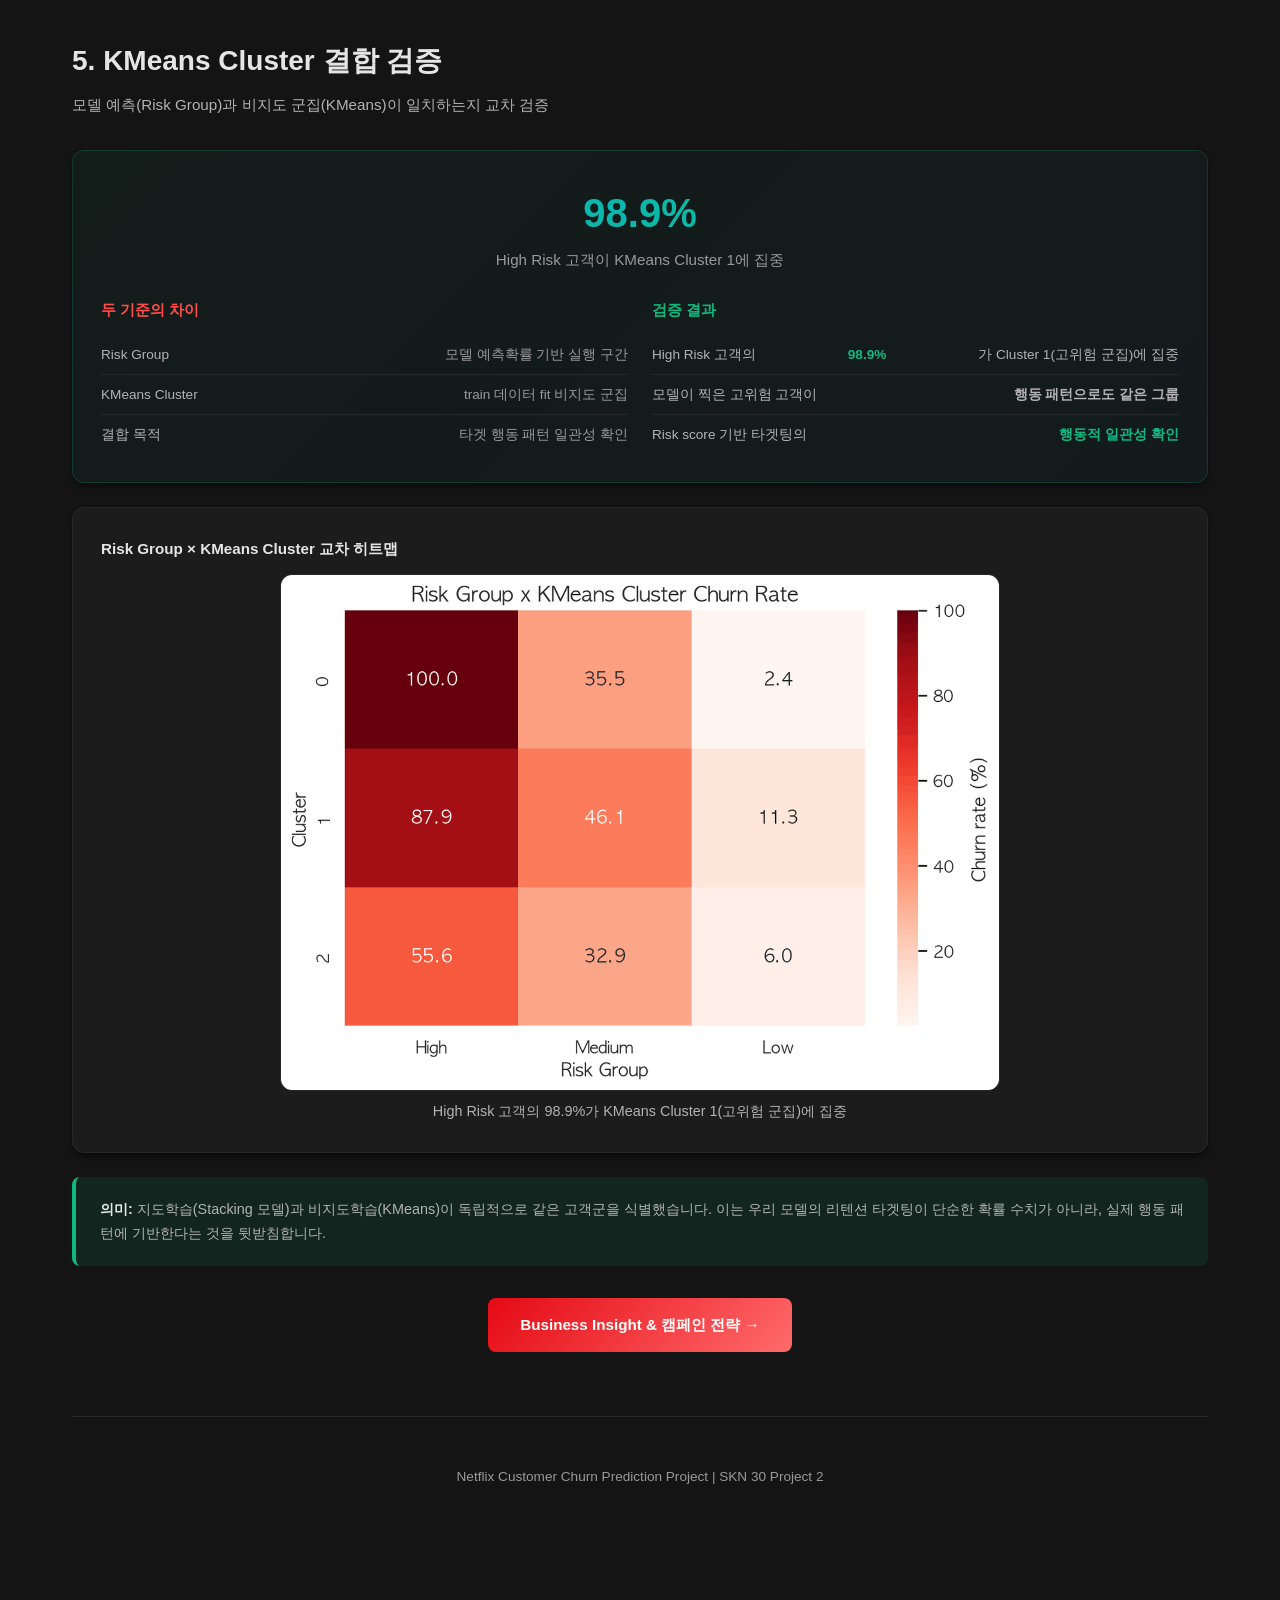
<file: report/results.html>
<!DOCTYPE html>
<html lang="ko">
<head>
    <meta charset="UTF-8">
    <meta name="viewport" content="width=device-width, initial-scale=1.0">
    <title>Netflix Churn Prediction - Results</title>
    <link rel="stylesheet" href="style.css">
</head>
<body>
    <a href="#main" class="skip-to-content">본문으로 건너뛰기</a>
    <nav class="nav" role="navigation" aria-label="주 메뉴">
        <div class="nav-inner">
            <div class="nav-logo"><svg viewBox="0 0 18 24" width="18" height="24"><path d="M0 0h4.5v24H0z" fill="#E50914"/><path d="M13.5 0h4.5v24h-4.5z" fill="#E50914"/><path d="M0 0h4.5l13.5 24h-4.5z" fill="#E50914"/></svg>Churn Prediction</div>
            <ul class="nav-links">
                <li><a href="index.html">Overview</a></li>
                <li><a href="background.html">Background</a></li>
                <li><a href="eda.html">EDA</a></li>
                <li><a href="clustering.html">Clustering</a></li>
                <li><a href="feature_engineering.html">Feature Engineering</a></li>
                <li><a href="modeling.html">Modeling</a></li>
                <li><a href="results.html" class="active">Results</a></li>
                <li><a href="business_insight.html">Business Insight</a></li>
            </ul>
            <button class="nav-toggle" aria-label="메뉴 열기" aria-expanded="false" onclick="this.classList.toggle('open');this.previousElementSibling.classList.toggle('open');this.setAttribute('aria-expanded',this.classList.contains('open'))">
                <span></span><span></span><span></span>
            </button>
        </div>
    </nav>

    <div class="container" id="main">
        <div class="hero">
            <h1>모델 예측 결과 분석</h1>
            <p>누가 떠나는가 → 누구를 잡을 것인가</p>
        </div>

        <!-- Key Metrics -->
        <div class="grid-4 spacer-lg">
            <div class="stat-card animate-in">
                <div class="stat-value gradient-3">87.6%</div>
                <div class="stat-label">상위 10% 이탈률</div>
            </div>
            <div class="stat-card animate-in">
                <div class="stat-value gradient-1">4.19x</div>
                <div class="stat-label">상위 10% Lift</div>
            </div>
            <div class="stat-card animate-in">
                <div class="stat-value gradient-2">67.85%</div>
                <div class="stat-label">상위 20% 누적 포착률</div>
            </div>
            <div class="stat-card animate-in">
                <div class="stat-value gradient-1">3</div>
                <div class="stat-label">Risk Group 수</div>
            </div>
        </div>

        <!-- Decile Analysis -->
        <div class="section-header">
            <h2>1. Decile Analysis</h2>
            <p>예측 이탈 확률 기준 상위 10%씩 10등분하여 분석합니다</p>
        </div>

        <div class="card">
            <div class="table-wrapper">
                <table>
                    <thead>
                        <tr>
                            <th>Decile</th>
                            <th>고객 수</th>
                            <th>이탈자 수</th>
                            <th>이탈률</th>
                            <th>Lift</th>
                            <th>누적 포착률</th>
                            <th>평균 예측확률</th>
                        </tr>
                    </thead>
                    <tbody>
                        <tr style="background: rgba(239, 68, 68, 0.12);">
                            <td><strong style="color:var(--accent-red);">1 (최고위험)</strong></td>
                            <td>1,000</td>
                            <td><strong>876</strong></td>
                            <td><strong style="color:var(--accent-red);">87.6%</strong></td>
                            <td><strong style="color:var(--accent-red);">4.19x</strong></td>
                            <td>41.85%</td>
                            <td>0.935</td>
                        </tr>
                        <tr style="background: rgba(245, 158, 11, 0.08);">
                            <td><strong style="color:var(--accent-orange);">2</strong></td>
                            <td>1,000</td>
                            <td>544</td>
                            <td><strong style="color:var(--accent-orange);">54.4%</strong></td>
                            <td>2.60x</td>
                            <td>67.85%</td>
                            <td>0.857</td>
                        </tr>
                        <tr>
                            <td><strong>3</strong></td>
                            <td>1,000</td>
                            <td>297</td>
                            <td>29.7%</td>
                            <td>1.42x</td>
                            <td>82.04%</td>
                            <td>0.642</td>
                        </tr>
                        <tr>
                            <td>4</td>
                            <td>1,000</td>
                            <td>162</td>
                            <td>16.2%</td>
                            <td>0.77x</td>
                            <td>89.78%</td>
                            <td>0.379</td>
                        </tr>
                        <tr>
                            <td>5</td>
                            <td>1,000</td>
                            <td>100</td>
                            <td>10.0%</td>
                            <td>0.48x</td>
                            <td>94.55%</td>
                            <td>0.212</td>
                        </tr>
                        <tr style="opacity:0.7;">
                            <td>6</td>
                            <td>1,000</td>
                            <td>41</td>
                            <td>4.1%</td>
                            <td>0.20x</td>
                            <td>96.51%</td>
                            <td>0.128</td>
                        </tr>
                        <tr style="opacity:0.6;">
                            <td>7</td>
                            <td>1,000</td>
                            <td>26</td>
                            <td>2.6%</td>
                            <td>0.12x</td>
                            <td>97.75%</td>
                            <td>0.089</td>
                        </tr>
                        <tr style="opacity:0.5;">
                            <td>8</td>
                            <td>1,000</td>
                            <td>19</td>
                            <td>1.9%</td>
                            <td>0.09x</td>
                            <td>98.66%</td>
                            <td>0.069</td>
                        </tr>
                        <tr style="opacity:0.4;">
                            <td>9</td>
                            <td>1,000</td>
                            <td>21</td>
                            <td>2.1%</td>
                            <td>0.10x</td>
                            <td>99.67%</td>
                            <td>0.058</td>
                        </tr>
                        <tr style="opacity:0.35;">
                            <td>10 (최저위험)</td>
                            <td>1,000</td>
                            <td>7</td>
                            <td>0.7%</td>
                            <td>0.03x</td>
                            <td>100%</td>
                            <td>0.052</td>
                        </tr>
                    </tbody>
                </table>
            </div>
        </div>

        <!-- Decile Visual -->
        <div class="card">
            <h3>Decile별 실제 이탈률</h3>
            <div style="display:flex; align-items:flex-end; gap:0.5rem; padding:2rem 0 1rem; height:300px;">
                <div style="flex:1; display:flex; flex-direction:column; align-items:center; justify-content:flex-end; height:100%;">
                    <div style="font-size:0.75rem; font-weight:700; color:var(--accent-red); margin-bottom:0.25rem;">87.6%</div>
                    <div style="width:100%; height:87.6%; background:linear-gradient(180deg, #ef4444, #dc2626); border-radius:6px 6px 0 0;"></div>
                    <div style="font-size:0.7rem; color:var(--text-muted); margin-top:0.25rem;">D1</div>
                </div>
                <div style="flex:1; display:flex; flex-direction:column; align-items:center; justify-content:flex-end; height:100%;">
                    <div style="font-size:0.75rem; font-weight:700; color:var(--accent-orange); margin-bottom:0.25rem;">54.4%</div>
                    <div style="width:100%; height:54.4%; background:linear-gradient(180deg, #f59e0b, #d97706); border-radius:6px 6px 0 0;"></div>
                    <div style="font-size:0.7rem; color:var(--text-muted); margin-top:0.25rem;">D2</div>
                </div>
                <div style="flex:1; display:flex; flex-direction:column; align-items:center; justify-content:flex-end; height:100%;">
                    <div style="font-size:0.75rem; font-weight:700; color:var(--accent-orange); margin-bottom:0.25rem;">29.7%</div>
                    <div style="width:100%; height:29.7%; background:linear-gradient(180deg, #f59e0b, #eab308); border-radius:6px 6px 0 0;"></div>
                    <div style="font-size:0.7rem; color:var(--text-muted); margin-top:0.25rem;">D3</div>
                </div>
                <div style="flex:1; display:flex; flex-direction:column; align-items:center; justify-content:flex-end; height:100%;">
                    <div style="font-size:0.75rem; font-weight:600; color:var(--text-secondary); margin-bottom:0.25rem;">16.2%</div>
                    <div style="width:100%; height:16.2%; background:linear-gradient(180deg, #06b6d4, #0891b2); border-radius:6px 6px 0 0;"></div>
                    <div style="font-size:0.7rem; color:var(--text-muted); margin-top:0.25rem;">D4</div>
                </div>
                <div style="flex:1; display:flex; flex-direction:column; align-items:center; justify-content:flex-end; height:100%;">
                    <div style="font-size:0.75rem; font-weight:600; color:var(--text-secondary); margin-bottom:0.25rem;">10.0%</div>
                    <div style="width:100%; height:10.0%; background:linear-gradient(180deg, #06b6d4, #0891b2); border-radius:6px 6px 0 0;"></div>
                    <div style="font-size:0.7rem; color:var(--text-muted); margin-top:0.25rem;">D5</div>
                </div>
                <div style="flex:1; display:flex; flex-direction:column; align-items:center; justify-content:flex-end; height:100%;">
                    <div style="font-size:0.7rem; color:var(--text-muted); margin-bottom:0.25rem;">4.1%</div>
                    <div style="width:100%; height:4.1%; background:linear-gradient(180deg, #10b981, #059669); border-radius:6px 6px 0 0;"></div>
                    <div style="font-size:0.7rem; color:var(--text-muted); margin-top:0.25rem;">D6</div>
                </div>
                <div style="flex:1; display:flex; flex-direction:column; align-items:center; justify-content:flex-end; height:100%;">
                    <div style="font-size:0.7rem; color:var(--text-muted); margin-bottom:0.25rem;">2.6%</div>
                    <div style="width:100%; height:2.6%; background:linear-gradient(180deg, #10b981, #059669); border-radius:6px 6px 0 0;"></div>
                    <div style="font-size:0.7rem; color:var(--text-muted); margin-top:0.25rem;">D7</div>
                </div>
                <div style="flex:1; display:flex; flex-direction:column; align-items:center; justify-content:flex-end; height:100%;">
                    <div style="font-size:0.7rem; color:var(--text-muted); margin-bottom:0.25rem;">1.9%</div>
                    <div style="width:100%; height:1.9%; background:linear-gradient(180deg, #10b981, #059669); border-radius:6px 6px 0 0;"></div>
                    <div style="font-size:0.7rem; color:var(--text-muted); margin-top:0.25rem;">D8</div>
                </div>
                <div style="flex:1; display:flex; flex-direction:column; align-items:center; justify-content:flex-end; height:100%;">
                    <div style="font-size:0.7rem; color:var(--text-muted); margin-bottom:0.25rem;">2.1%</div>
                    <div style="width:100%; height:2.1%; background:linear-gradient(180deg, #10b981, #059669); border-radius:6px 6px 0 0;"></div>
                    <div style="font-size:0.7rem; color:var(--text-muted); margin-top:0.25rem;">D9</div>
                </div>
                <div style="flex:1; display:flex; flex-direction:column; align-items:center; justify-content:flex-end; height:100%;">
                    <div style="font-size:0.7rem; color:var(--text-muted); margin-bottom:0.25rem;">0.7%</div>
                    <div style="width:100%; height:0.7%; background:linear-gradient(180deg, #10b981, #059669); border-radius:6px 6px 0 0;"></div>
                    <div style="font-size:0.7rem; color:var(--text-muted); margin-top:0.25rem;">D10</div>
                </div>
            </div>
            <div style="text-align:center; padding-top:0.5rem; border-top:1px dashed var(--border);">
                <span style="font-size:0.8rem; color:var(--accent-red);">--- 전체 평균 이탈률: 20.93% ---</span>
            </div>
        </div>

        <div class="card chart-img-wrap">
            <h3>Decile별 실제 이탈률 (노트북 출력)</h3>
            <img src="images/results_decile_churnrate.png" alt="Decile별 churn rate bar chart" class="chart-img">
            <p class="chart-img-caption">예측 확률 상위 10%씩 10등분 — 상위 Decile일수록 실제 이탈률이 급격히 높음</p>
        </div>

        <div class="divider"></div>

        <!-- Top-K Targeting -->
        <div class="section-header">
            <h2>2. Top-K Campaign Targeting</h2>
            <p>예산 규모에 따라 상위 k%를 타겟팅했을 때의 효율</p>
        </div>

        <div class="card">
            <div class="bar-chart">
                <div class="bar-item">
                    <div class="bar-label" style="width:100px;">상위 5%</div>
                    <div class="bar-track">
                        <div class="bar-fill" style="width:93.6%; background:linear-gradient(90deg, #ef4444, #dc2626);">이탈률 93.6% | 포착률 22.4%</div>
                    </div>
                    <div class="bar-value" style="color:var(--accent-red);">4.47x</div>
                </div>
                <div class="bar-item">
                    <div class="bar-label" style="width:100px;">상위 10%</div>
                    <div class="bar-track">
                        <div class="bar-fill" style="width:87.6%; background:linear-gradient(90deg, #ef4444, #f59e0b);">이탈률 87.6% | 포착률 41.85%</div>
                    </div>
                    <div class="bar-value" style="color:var(--accent-red);">4.19x</div>
                </div>
                <div class="bar-item">
                    <div class="bar-label" style="width:100px;">상위 20%</div>
                    <div class="bar-track">
                        <div class="bar-fill" style="width:71.0%; background:linear-gradient(90deg, #f59e0b, #eab308);">이탈률 71.0% | 포착률 67.85%</div>
                    </div>
                    <div class="bar-value" style="color:var(--accent-orange);">3.39x</div>
                </div>
                <div class="bar-item">
                    <div class="bar-label" style="width:100px;">상위 30%</div>
                    <div class="bar-track">
                        <div class="bar-fill" style="width:57.2%; background:linear-gradient(90deg, #eab308, #06b6d4);">이탈률 57.2% | 포착률 82.04%</div>
                    </div>
                    <div class="bar-value" style="color:var(--accent-orange);">2.73x</div>
                </div>
                <div class="bar-item">
                    <div class="bar-label" style="width:100px;">상위 50%</div>
                    <div class="bar-track">
                        <div class="bar-fill" style="width:39.6%; background:linear-gradient(90deg, #06b6d4, #10b981);">이탈률 39.6% | 포착률 94.55%</div>
                    </div>
                    <div class="bar-value" style="color:var(--accent);">1.89x</div>
                </div>
            </div>
        </div>

        <div class="grid-2" style="margin-top:1.5rem;">
            <div class="card chart-img-wrap">
                <h3>Top-K Cumulative Churn Capture</h3>
                <img src="images/results_topk_capture.png" alt="Top-K cumulative churn capture curve" class="chart-img">
                <p class="chart-img-caption">상위 k% 타겟팅 시 전체 이탈자 포착률 — 곡선이 빨리 올라갈수록 효율적</p>
            </div>
            <div class="card chart-img-wrap">
                <h3>Lift Chart</h3>
                <img src="images/results_lift_chart.png" alt="Lift chart" class="chart-img">
                <p class="chart-img-caption">랜덤 타겟팅 대비 모델 효율 — 상위 10%에서 4.19배 Lift</p>
            </div>
        </div>

        <div class="callout callout-success">
            <p><strong>핵심:</strong> 상위 20% 고객(2,000명)만 타겟팅해도 전체 이탈자의 <strong>67.85%</strong>를 포착합니다. 랜덤 타겟팅 대비 <strong>3.39배</strong> 효율적입니다.</p>
        </div>

        <div class="divider"></div>

        <!-- Risk Groups -->
        <div class="section-header">
            <h2>3. Risk Group 분류</h2>
            <p>예측 확률 기준으로 고객을 3단계로 분류합니다</p>
        </div>

        <div class="cluster-group">
            <div class="cluster-card danger" style="background: rgba(239, 68, 68, 0.08);">
                <div class="cluster-name" style="color:var(--accent-red);">High Risk</div>
                <div class="cluster-churn" style="color:var(--accent-red);">87.6%</div>
                <div style="font-size:0.8rem; color:var(--text-muted); margin-bottom:1rem;">실제 이탈률</div>
                <div style="font-size:0.85rem; color:var(--text-secondary);">
                    <div style="display:flex; justify-content:space-between; padding:0.35rem 0; border-bottom:1px solid var(--border);">
                        <span>고객 수</span><strong style="color:var(--text-primary);">1,000명 (10%)</strong>
                    </div>
                    <div style="display:flex; justify-content:space-between; padding:0.35rem 0; border-bottom:1px solid var(--border);">
                        <span>실제 이탈자</span><strong style="color:var(--accent-red);">876명</strong>
                    </div>
                    <div style="display:flex; justify-content:space-between; padding:0.35rem 0; border-bottom:1px solid var(--border);">
                        <span>Lift</span><strong style="color:var(--accent-red);">4.19x</strong>
                    </div>
                    <div style="display:flex; justify-content:space-between; padding:0.35rem 0;">
                        <span>평균 예측확률</span><strong>0.935</strong>
                    </div>
                </div>
            </div>

            <div class="cluster-card warning" style="background: rgba(245, 158, 11, 0.08);">
                <div class="cluster-name" style="color:var(--accent-orange);">Medium Risk</div>
                <div class="cluster-churn" style="color:var(--accent-orange);">42.05%</div>
                <div style="font-size:0.8rem; color:var(--text-muted); margin-bottom:1rem;">실제 이탈률</div>
                <div style="font-size:0.85rem; color:var(--text-secondary);">
                    <div style="display:flex; justify-content:space-between; padding:0.35rem 0; border-bottom:1px solid var(--border);">
                        <span>고객 수</span><strong style="color:var(--text-primary);">2,000명 (20%)</strong>
                    </div>
                    <div style="display:flex; justify-content:space-between; padding:0.35rem 0; border-bottom:1px solid var(--border);">
                        <span>실제 이탈자</span><strong style="color:var(--accent-orange);">841명</strong>
                    </div>
                    <div style="display:flex; justify-content:space-between; padding:0.35rem 0; border-bottom:1px solid var(--border);">
                        <span>Lift</span><strong style="color:var(--accent-orange);">2.01x</strong>
                    </div>
                    <div style="display:flex; justify-content:space-between; padding:0.35rem 0;">
                        <span>평균 예측확률</span><strong>0.749</strong>
                    </div>
                </div>
            </div>

            <div class="cluster-card success" style="background: rgba(16, 185, 129, 0.08);">
                <div class="cluster-name" style="color:var(--accent-green);">Low Risk</div>
                <div class="cluster-churn" style="color:var(--accent-green);">5.37%</div>
                <div style="font-size:0.8rem; color:var(--text-muted); margin-bottom:1rem;">실제 이탈률</div>
                <div style="font-size:0.85rem; color:var(--text-secondary);">
                    <div style="display:flex; justify-content:space-between; padding:0.35rem 0; border-bottom:1px solid var(--border);">
                        <span>고객 수</span><strong style="color:var(--text-primary);">7,000명 (70%)</strong>
                    </div>
                    <div style="display:flex; justify-content:space-between; padding:0.35rem 0; border-bottom:1px solid var(--border);">
                        <span>실제 이탈자</span><strong style="color:var(--accent-green);">376명</strong>
                    </div>
                    <div style="display:flex; justify-content:space-between; padding:0.35rem 0; border-bottom:1px solid var(--border);">
                        <span>Lift</span><strong style="color:var(--accent-green);">0.26x</strong>
                    </div>
                    <div style="display:flex; justify-content:space-between; padding:0.35rem 0;">
                        <span>평균 예측확률</span><strong>0.141</strong>
                    </div>
                </div>
            </div>
        </div>

        <div class="divider"></div>

        <!-- High Risk Profile -->
        <div class="section-header">
            <h2>4. 고위험 고객 프로파일</h2>
            <p>High Risk 고객이 전체 평균 대비 어떤 차이를 보이는지 분석합니다</p>
        </div>

        <div class="grid-2">
            <div class="card">
                <h3>수치형 변수 비교</h3>
                <p style="margin-bottom:1rem; font-size:0.8rem;">High Risk 평균 vs 전체 평균 차이</p>
                <div class="bar-chart">
                    <div class="bar-item">
                        <div class="bar-label" style="width:120px; font-size:0.75rem;">시청 시간/주</div>
                        <div class="bar-track">
                            <div class="bar-fill" style="width:85%; background:var(--accent-red); justify-content:flex-end; padding-right:0.5rem;">-131.5</div>
                        </div>
                    </div>
                    <div class="bar-item">
                        <div class="bar-label" style="width:120px; font-size:0.75rem;">미접속 일수</div>
                        <div class="bar-track">
                            <div class="bar-fill" style="width:70%; background:var(--accent-orange); justify-content:flex-end; padding-right:0.5rem;">+26.5</div>
                        </div>
                    </div>
                    <div class="bar-item">
                        <div class="bar-label" style="width:120px; font-size:0.75rem;">추천 클릭률</div>
                        <div class="bar-track">
                            <div class="bar-fill" style="width:55%; background:var(--accent-red); justify-content:flex-end; padding-right:0.5rem;">-15.7</div>
                        </div>
                    </div>
                    <div class="bar-item">
                        <div class="bar-label" style="width:120px; font-size:0.75rem;">가입 기간(월)</div>
                        <div class="bar-track">
                            <div class="bar-fill" style="width:45%; background:var(--accent-orange); justify-content:flex-end; padding-right:0.5rem;">-11.0</div>
                        </div>
                    </div>
                    <div class="bar-item">
                        <div class="bar-label" style="width:120px; font-size:0.75rem;">완료율</div>
                        <div class="bar-track">
                            <div class="bar-fill" style="width:40%; background:var(--accent-red); justify-content:flex-end; padding-right:0.5rem;">-9.8</div>
                        </div>
                    </div>
                    <div class="bar-item">
                        <div class="bar-label" style="width:120px; font-size:0.75rem;">시청 세션/주</div>
                        <div class="bar-track">
                            <div class="bar-fill" style="width:30%; background:var(--accent-orange); justify-content:flex-end; padding-right:0.5rem;">-2.4</div>
                        </div>
                    </div>
                </div>
            </div>

            <div class="card">
                <h3>범주형 변수 비교</h3>
                <p style="margin-bottom:1rem; font-size:0.8rem;">High Risk 비율 vs 전체 비율 차이 (Top 변수)</p>
                <div style="font-size:0.85rem;">
                    <div style="display:flex; justify-content:space-between; align-items:center; padding:0.6rem 0; border-bottom:1px solid var(--border);">
                        <span style="color:var(--text-secondary);">Basic 요금제</span>
                        <div>
                            <span style="color:var(--text-muted); font-size:0.8rem;">37.8% &rarr;</span>
                            <strong style="color:var(--accent-red); margin-left:0.5rem;">72.7%</strong>
                            <span class="badge badge-danger" style="margin-left:0.5rem; font-size:0.65rem;">+34.9%p</span>
                        </div>
                    </div>
                    <div style="display:flex; justify-content:space-between; align-items:center; padding:0.6rem 0; border-bottom:1px solid var(--border);">
                        <span style="color:var(--text-secondary);">Mobile 사용</span>
                        <div>
                            <span style="color:var(--text-muted); font-size:0.8rem;">30.0% &rarr;</span>
                            <strong style="color:var(--accent-orange); margin-left:0.5rem;">52.5%</strong>
                            <span class="badge badge-warning" style="margin-left:0.5rem; font-size:0.65rem;">+22.6%p</span>
                        </div>
                    </div>
                    <div style="display:flex; justify-content:space-between; align-items:center; padding:0.6rem 0; border-bottom:1px solid var(--border);">
                        <span style="color:var(--text-secondary);">Premium 요금제</span>
                        <div>
                            <span style="color:var(--text-muted); font-size:0.8rem;">26.3% &rarr;</span>
                            <strong style="color:var(--accent-green); margin-left:0.5rem;">3.1%</strong>
                            <span class="badge badge-success" style="margin-left:0.5rem; font-size:0.65rem;">-23.2%p</span>
                        </div>
                    </div>
                    <div style="display:flex; justify-content:space-between; align-items:center; padding:0.6rem 0; border-bottom:1px solid var(--border);">
                        <span style="color:var(--text-secondary);">Smart TV 사용</span>
                        <div>
                            <span style="color:var(--text-muted); font-size:0.8rem;">48.4% &rarr;</span>
                            <strong style="color:var(--accent-green); margin-left:0.5rem;">18.1%</strong>
                            <span class="badge badge-success" style="margin-left:0.5rem; font-size:0.65rem;">-30.3%p</span>
                        </div>
                    </div>
                    <div style="display:flex; justify-content:space-between; align-items:center; padding:0.6rem 0;">
                        <span style="color:var(--text-secondary);">Ads 추천 경로</span>
                        <div>
                            <span style="color:var(--text-muted); font-size:0.8rem;">9.7% &rarr;</span>
                            <strong style="color:var(--accent-orange); margin-left:0.5rem;">20.6%</strong>
                            <span class="badge badge-warning" style="margin-left:0.5rem; font-size:0.65rem;">+10.9%p</span>
                        </div>
                    </div>
                </div>
            </div>
        </div>

        <div class="callout callout-danger">
            <p><strong>고위험 고객 요약:</strong> 최근 접속이 뜸하고, 시청량과 추천 반응이 낮으며, <strong>Basic 요금제 + Mobile</strong> 중심 사용 패턴을 보이는 고객군입니다.</p>
        </div>

        <div class="divider"></div>

        <!-- KMeans Cluster Validation -->
        <div class="section-header">
            <h2>5. KMeans Cluster 결합 검증</h2>
            <p>모델 예측(Risk Group)과 비지도 군집(KMeans)이 일치하는지 교차 검증</p>
        </div>

        <div class="card" style="background:linear-gradient(135deg, rgba(16,185,129,0.06), rgba(6,182,212,0.04)); border:1px solid rgba(16,185,129,0.2);">
            <div style="text-align:center; margin-bottom:1.5rem;">
                <div style="font-size:2.5rem; font-weight:800; background:var(--gradient-2); -webkit-background-clip:text; -webkit-text-fill-color:transparent; background-clip:text;">98.9%</div>
                <p style="color:var(--text-muted); font-size:0.95rem;">High Risk 고객이 KMeans Cluster 1에 집중</p>
            </div>

            <div style="display:grid; grid-template-columns:1fr 1fr; gap:1.5rem;">
                <div>
                    <h3 style="font-size:0.95rem; color:var(--primary-light); margin-bottom:0.75rem;">두 기준의 차이</h3>
                    <div style="font-size:0.85rem; color:var(--text-secondary);">
                        <div class="list-row">
                            <span>Risk Group</span><span style="color:var(--text-muted);">모델 예측확률 기반 실행 구간</span>
                        </div>
                        <div class="list-row">
                            <span>KMeans Cluster</span><span style="color:var(--text-muted);">train 데이터 fit 비지도 군집</span>
                        </div>
                        <div class="list-row">
                            <span>결합 목적</span><span style="color:var(--text-muted);">타겟 행동 패턴 일관성 확인</span>
                        </div>
                    </div>
                </div>
                <div>
                    <h3 style="font-size:0.95rem; color:var(--accent-green); margin-bottom:0.75rem;">검증 결과</h3>
                    <div style="font-size:0.85rem; color:var(--text-secondary);">
                        <div class="list-row">
                            High Risk 고객의 <strong style="color:var(--accent-green);">98.9%</strong>가 Cluster 1(고위험 군집)에 집중
                        </div>
                        <div class="list-row">
                            모델이 찍은 고위험 고객이 <strong>행동 패턴으로도 같은 그룹</strong>
                        </div>
                        <div class="list-row">
                            Risk score 기반 타겟팅의 <strong style="color:var(--accent-green);">행동적 일관성 확인</strong>
                        </div>
                    </div>
                </div>
            </div>
        </div>

        <div class="card chart-img-wrap">
            <h3>Risk Group × KMeans Cluster 교차 히트맵</h3>
            <img src="images/results_riskgroup_cluster_heatmap.png" alt="Risk Group × KMeans cluster 교차 히트맵" class="chart-img chart-img-md">
            <p class="chart-img-caption">High Risk 고객의 98.9%가 KMeans Cluster 1(고위험 군집)에 집중</p>
        </div>

        <div class="callout callout-success">
            <p><strong>의미:</strong> 지도학습(Stacking 모델)과 비지도학습(KMeans)이 독립적으로 같은 고객군을 식별했습니다. 이는 우리 모델의 리텐션 타겟팅이 단순한 확률 수치가 아니라, 실제 행동 패턴에 기반한다는 것을 뒷받침합니다.</p>
        </div>

        <div style="text-align:center; margin-top:2rem;">
            <a href="business_insight.html" class="cta-button">
                Business Insight & 캠페인 전략 &rarr;
            </a>
        </div>

        <div class="footer">
            <p>Netflix Customer Churn Prediction Project | SKN 30 Project 2</p>
        </div>
    </div>
</body>
</html>
</file>
<file: report/style.css>
/* ===== Global Reset & Variables ===== */
:root {
    --primary: #E50914;
    --primary-light: #ff4d4d;
    --primary-dark: #b20710;
    --secondary: #ec4899;
    --accent: #06b6d4;
    --accent-green: #10b981;
    --accent-orange: #f59e0b;
    --accent-red: #ef4444;
    --bg-dark: #141414;
    --bg-card: #1c1c1c;
    --bg-card-hover: #282828;
    --text-primary: #e5e5e5;
    --text-secondary: #b3b3b3;
    --text-muted: #999999;
    --text-light: #e5e5e5;
    --border: #282828;
    --gradient-1: linear-gradient(135deg, #E50914, #ff6b6b);
    --gradient-2: linear-gradient(135deg, #06b6d4, #10b981);
    --gradient-3: linear-gradient(135deg, #f59e0b, #ef4444);
    --shadow: 0 4px 6px -1px rgba(0, 0, 0, 0.4), 0 2px 4px -2px rgba(0, 0, 0, 0.3);
    --shadow-lg: 0 10px 15px -3px rgba(0, 0, 0, 0.5), 0 4px 6px -4px rgba(0, 0, 0, 0.4);
    --radius: 12px;
    --radius-sm: 8px;
}

* {
    margin: 0;
    padding: 0;
    box-sizing: border-box;
}

html {
    scroll-behavior: smooth;
}

body {
    font-family: 'Pretendard', -apple-system, BlinkMacSystemFont, 'Segoe UI', sans-serif;
    background: var(--bg-dark);
    color: var(--text-primary);
    line-height: 1.7;
    min-height: 100vh;
}

/* ===== Navigation ===== */
.nav {
    position: fixed;
    top: 0;
    left: 0;
    right: 0;
    z-index: 1000;
    background: rgba(20, 20, 20, 0.95);
    backdrop-filter: blur(12px);
    border-bottom: 1px solid var(--border);
    padding: 0 2rem;
}

.nav-inner {
    max-width: 1400px;
    margin: 0 auto;
    display: flex;
    align-items: center;
    height: 64px;
    gap: 2rem;
}

.nav-logo {
    font-weight: 700;
    font-size: 1.1rem;
    color: var(--text-primary);
    white-space: nowrap;
    display: flex;
    align-items: center;
    gap: 0.5rem;
}

.nav-links {
    display: flex;
    gap: 0.25rem;
    list-style: none;
}

.nav-links a {
    color: var(--text-secondary);
    text-decoration: none;
    padding: 0.5rem 1rem;
    border-radius: var(--radius-sm);
    font-size: 0.875rem;
    font-weight: 500;
    transition: all 0.2s;
    white-space: nowrap;
}

.nav-links a:hover,
.nav-links a.active {
    color: var(--text-primary);
    background: var(--bg-card);
}

.nav-links a.active {
    background: var(--primary);
    color: white;
}

/* ===== Layout ===== */
.container {
    max-width: 1200px;
    margin: 0 auto;
    padding: 100px 2rem 4rem;
}

/* ===== Hero Section ===== */
.hero {
    text-align: center;
    padding: 4rem 2rem;
    margin-bottom: 3rem;
    border-radius: var(--radius);
    background: linear-gradient(135deg, rgba(229, 9, 20, 0.12), rgba(229, 9, 20, 0.04));
    border: 1px solid rgba(229, 9, 20, 0.2);
}

.hero h1 {
    font-size: 2.5rem;
    font-weight: 800;
    margin-bottom: 1rem;
    background: var(--gradient-1);
    -webkit-background-clip: text;
    -webkit-text-fill-color: transparent;
    background-clip: text;
}

.hero p {
    color: var(--text-secondary);
    font-size: 1.1rem;
    max-width: 600px;
    margin: 0 auto;
}

/* ===== Section Headers ===== */
.section-header {
    margin-bottom: 2rem;
    scroll-margin-top: 5rem;
}

.section-header h2 {
    font-size: 1.75rem;
    font-weight: 700;
    margin-bottom: 0.5rem;
}

.section-header p {
    color: var(--text-secondary);
    font-size: 0.95rem;
}

.section-number {
    display: inline-block;
    width: 32px;
    height: 32px;
    line-height: 32px;
    text-align: center;
    border-radius: 50%;
    background: var(--gradient-1);
    color: white;
    font-weight: 700;
    font-size: 0.85rem;
    margin-right: 0.75rem;
}

/* ===== Cards ===== */
.card {
    background: var(--bg-card);
    border: 1px solid var(--border);
    border-radius: var(--radius);
    padding: 1.75rem;
    margin-bottom: 1.5rem;
    box-shadow: var(--shadow);
    transition: transform 0.2s, box-shadow 0.2s;
}

.card:hover {
    transform: translateY(-2px);
    box-shadow: var(--shadow-lg);
}

.card h3 {
    font-size: 1.15rem;
    font-weight: 600;
    margin-bottom: 1rem;
    color: var(--text-primary);
}

.card p {
    color: var(--text-secondary);
    font-size: 0.9rem;
}

/* ===== Grid Layouts ===== */
.grid-2 {
    display: grid;
    grid-template-columns: repeat(2, 1fr);
    gap: 1.5rem;
}

.grid-3 {
    display: grid;
    grid-template-columns: repeat(3, 1fr);
    gap: 1.5rem;
}

.grid-4 {
    display: grid;
    grid-template-columns: repeat(4, 1fr);
    gap: 1rem;
}

@media (max-width: 768px) {
    .grid-2, .grid-3, .grid-4 {
        grid-template-columns: 1fr;
    }
}

/* ===== Stat Cards ===== */
.stat-card {
    background: var(--bg-card);
    border: 1px solid var(--border);
    border-radius: var(--radius);
    padding: 1.5rem;
    text-align: center;
}

.stat-value {
    font-size: 2rem;
    font-weight: 800;
    margin-bottom: 0.25rem;
}

.stat-value.gradient-1 {
    background: var(--gradient-1);
    -webkit-background-clip: text;
    -webkit-text-fill-color: transparent;
    background-clip: text;
}

.stat-value.gradient-2 {
    background: var(--gradient-2);
    -webkit-background-clip: text;
    -webkit-text-fill-color: transparent;
    background-clip: text;
}

.stat-value.gradient-3 {
    background: var(--gradient-3);
    -webkit-background-clip: text;
    -webkit-text-fill-color: transparent;
    background-clip: text;
}

.stat-label {
    color: var(--text-muted);
    font-size: 0.85rem;
    font-weight: 500;
}

/* ===== Tables ===== */
.table-wrapper {
    overflow-x: auto;
    border-radius: var(--radius);
    border: 1px solid var(--border);
}

table {
    width: 100%;
    border-collapse: collapse;
    font-size: 0.875rem;
}

thead {
    background: rgba(229, 9, 20, 0.08);
}

th {
    padding: 0.875rem 1rem;
    text-align: left;
    font-weight: 600;
    color: var(--primary-light);
    border-bottom: 1px solid var(--border);
    white-space: nowrap;
}

td {
    padding: 0.75rem 1rem;
    border-bottom: 1px solid var(--border);
    color: var(--text-secondary);
}

tr:last-child td {
    border-bottom: none;
}

tr:hover td {
    background: rgba(229, 9, 20, 0.04);
}

/* ===== Tags/Badges ===== */
.badge {
    display: inline-block;
    padding: 0.25rem 0.75rem;
    border-radius: 20px;
    font-size: 0.75rem;
    font-weight: 600;
}

.badge-primary {
    background: rgba(229, 9, 20, 0.2);
    color: var(--primary-light);
}

.badge-success {
    background: rgba(16, 185, 129, 0.2);
    color: var(--accent-green);
}

.badge-warning {
    background: rgba(245, 158, 11, 0.2);
    color: var(--accent-orange);
}

.badge-danger {
    background: rgba(239, 68, 68, 0.2);
    color: var(--accent-red);
}

/* ===== Progress Bars ===== */
.progress-bar {
    height: 8px;
    background: var(--bg-dark);
    border-radius: 4px;
    overflow: hidden;
    margin-top: 0.5rem;
}

.progress-fill {
    height: 100%;
    border-radius: 4px;
    transition: width 0.5s ease;
}

/* ===== Charts (CSS-based) ===== */
.bar-chart {
    display: flex;
    flex-direction: column;
    gap: 0.75rem;
}

.bar-item {
    display: flex;
    align-items: center;
    gap: 1rem;
}

.bar-label {
    width: 140px;
    font-size: 0.8rem;
    color: var(--text-secondary);
    text-align: right;
    flex-shrink: 0;
}

.bar-track {
    flex: 1;
    height: 28px;
    background: rgba(28, 28, 28, 0.8);
    border-radius: 6px;
    overflow: hidden;
    position: relative;
}

.bar-fill {
    height: 100%;
    border-radius: 6px;
    display: flex;
    align-items: center;
    padding-left: 0.75rem;
    font-size: 0.75rem;
    font-weight: 600;
    color: white;
    transition: width 0.8s ease;
}

.bar-value {
    width: 60px;
    font-size: 0.8rem;
    font-weight: 600;
    text-align: right;
    flex-shrink: 0;
}

/* ===== Heatmap ===== */
.heatmap {
    display: grid;
    gap: 3px;
    border-radius: var(--radius-sm);
    overflow: hidden;
}

.heatmap-cell {
    padding: 0.75rem;
    text-align: center;
    font-size: 0.8rem;
    font-weight: 600;
    border-radius: 4px;
}

/* ===== Flow / Pipeline ===== */
.pipeline {
    display: flex;
    align-items: center;
    justify-content: center;
    gap: 0.5rem;
    padding: 1.5rem;
    flex-wrap: wrap;
}

.pipeline-step {
    display: flex;
    flex-direction: column;
    align-items: center;
    padding: 1rem 1.5rem;
    background: var(--bg-card);
    border: 1px solid var(--border);
    border-radius: var(--radius-sm);
    min-width: 120px;
    text-align: center;
}

.pipeline-step.active {
    border-color: var(--primary);
    background: rgba(229, 9, 20, 0.08);
}

.pipeline-arrow {
    color: var(--text-muted);
    font-size: 1.25rem;
    flex-shrink: 0;
}

/* ===== Comparison ===== */
.comparison-row {
    display: flex;
    align-items: center;
    padding: 1rem;
    border-bottom: 1px solid var(--border);
    gap: 1rem;
}

.comparison-row:last-child {
    border-bottom: none;
}

.comparison-label {
    width: 160px;
    font-weight: 600;
    font-size: 0.85rem;
    flex-shrink: 0;
}

.comparison-bars {
    flex: 1;
    display: flex;
    flex-direction: column;
    gap: 0.35rem;
}

.comparison-bar {
    height: 20px;
    border-radius: 4px;
    display: flex;
    align-items: center;
    padding-left: 0.5rem;
    font-size: 0.7rem;
    font-weight: 600;
    color: white;
}

/* ===== Highlights/Callouts ===== */
.callout {
    padding: 1.25rem 1.5rem;
    border-radius: var(--radius-sm);
    margin: 1.5rem 0;
    border-left: 4px solid;
}

.callout-info {
    background: rgba(6, 182, 212, 0.1);
    border-color: var(--accent);
}

.callout-success {
    background: rgba(16, 185, 129, 0.1);
    border-color: var(--accent-green);
}

.callout-warning {
    background: rgba(245, 158, 11, 0.1);
    border-color: var(--accent-orange);
}

.callout-danger {
    background: rgba(239, 68, 68, 0.1);
    border-color: var(--accent-red);
}

.callout p {
    color: var(--text-secondary);
    font-size: 0.9rem;
}

.callout strong {
    color: var(--text-primary);
}

/* ===== Metric Highlight ===== */
.metric-highlight {
    display: inline-flex;
    align-items: baseline;
    gap: 0.25rem;
}

.metric-highlight .value {
    font-size: 1.5rem;
    font-weight: 800;
}

.metric-highlight .unit {
    font-size: 0.85rem;
    color: var(--text-muted);
}

/* ===== Divider ===== */
.divider {
    height: 1px;
    background: var(--border);
    margin: 3rem 0;
}

/* ===== Spacer ===== */
.spacer { margin-bottom: 2rem; }
.spacer-lg { margin-bottom: 3rem; }

/* ===== Cluster Visualization ===== */
.cluster-group {
    display: grid;
    grid-template-columns: repeat(3, 1fr);
    gap: 1.5rem;
    margin: 1.5rem 0;
}

@media (max-width: 900px) {
    .cluster-group {
        grid-template-columns: 1fr;
    }
}

.cluster-card {
    border-radius: var(--radius);
    padding: 1.75rem;
    border: 1px solid var(--border);
    position: relative;
    overflow: hidden;
}

.cluster-card::before {
    content: '';
    position: absolute;
    top: 0;
    left: 0;
    right: 0;
    height: 4px;
}

.cluster-card.danger::before { background: var(--gradient-3); }
.cluster-card.warning::before { background: linear-gradient(90deg, var(--accent-orange), var(--accent)); }
.cluster-card.success::before { background: var(--gradient-2); }

.cluster-card .cluster-name {
    font-size: 1rem;
    font-weight: 700;
    margin-bottom: 0.5rem;
}

.cluster-card .cluster-churn {
    font-size: 2rem;
    font-weight: 800;
    margin-bottom: 0.25rem;
}

/* ===== Donut Chart CSS ===== */
.donut-container {
    display: flex;
    align-items: center;
    justify-content: center;
    gap: 2rem;
    padding: 1rem;
}

.donut {
    width: 160px;
    height: 160px;
    border-radius: 50%;
    position: relative;
    display: flex;
    align-items: center;
    justify-content: center;
}

.donut-center {
    width: 100px;
    height: 100px;
    border-radius: 50%;
    background: var(--bg-card);
    display: flex;
    flex-direction: column;
    align-items: center;
    justify-content: center;
    position: absolute;
}

.donut-center .value {
    font-size: 1.5rem;
    font-weight: 800;
}

.donut-center .label {
    font-size: 0.7rem;
    color: var(--text-muted);
}

/* ===== Animation ===== */
@keyframes fadeInUp {
    from {
        opacity: 0;
        transform: translateY(20px);
    }
    to {
        opacity: 1;
        transform: translateY(0);
    }
}

.animate-in {
    animation: fadeInUp 0.5s ease forwards;
    opacity: 0;
}

.animate-in:nth-child(1) { animation-delay: 0.1s; }
.animate-in:nth-child(2) { animation-delay: 0.2s; }
.animate-in:nth-child(3) { animation-delay: 0.3s; }
.animate-in:nth-child(4) { animation-delay: 0.4s; }

/* ===== Collapsible Details ===== */
details.feature-details {
    background: var(--bg-card);
    border: 1px solid var(--border);
    border-radius: var(--radius);
    margin-top: 1.5rem;
    transition: border-color 0.2s;
}
details.feature-details[open] {
    border-color: var(--primary);
}
details.feature-details summary {
    padding: 1rem 1.5rem;
    cursor: pointer;
    font-weight: 600;
    font-size: 0.95rem;
    color: var(--text-primary);
    display: flex;
    align-items: center;
    gap: 0.75rem;
    list-style: none;
    user-select: none;
}
details.feature-details summary::-webkit-details-marker { display: none; }
details.feature-details summary::before {
    content: '▸';
    font-size: 0.8rem;
    color: var(--primary);
    transition: transform 0.2s;
}
details.feature-details[open] summary::before {
    transform: rotate(90deg);
}
details.feature-details .details-body {
    padding: 0 1.5rem 1.5rem;
}

/* ===== Page Nav (in-page anchors) ===== */
.page-nav {
    display: flex;
    flex-wrap: wrap;
    gap: 0.5rem;
    margin-bottom: 2.5rem;
    padding: 1rem 1.25rem;
    background: var(--bg-card);
    border: 1px solid var(--border);
    border-radius: var(--radius);
}

.page-nav a {
    padding: 0.35rem 0.85rem;
    font-size: 0.78rem;
    font-weight: 500;
    color: var(--text-secondary);
    background: rgba(255,255,255,0.04);
    border: 1px solid var(--border);
    border-radius: 20px;
    text-decoration: none;
    transition: all 0.2s;
    white-space: nowrap;
}

.page-nav a:hover {
    color: var(--primary);
    border-color: var(--primary);
    background: rgba(229, 9, 20, 0.08);
}

/* ===== Footer ===== */
.footer {
    text-align: center;
    padding: 3rem 2rem;
    color: var(--text-muted);
    font-size: 0.85rem;
    border-top: 1px solid var(--border);
    margin-top: 4rem;
}

/* ===== Mobile Hamburger Menu ===== */
.nav-toggle {
    display: none;
    background: none;
    border: none;
    cursor: pointer;
    padding: 0.5rem;
    margin-left: auto;
}

.nav-toggle span {
    display: block;
    width: 22px;
    height: 2px;
    background: var(--text-primary);
    margin: 5px 0;
    border-radius: 2px;
    transition: transform 0.3s, opacity 0.3s;
}

@media (max-width: 1024px) {
    .nav-toggle {
        display: block;
    }

    .nav-links {
        display: none;
        position: absolute;
        top: 64px;
        left: 0;
        right: 0;
        flex-direction: column;
        background: rgba(20, 20, 20, 0.98);
        backdrop-filter: blur(12px);
        border-bottom: 1px solid var(--border);
        padding: 0.5rem 1rem 1rem;
        gap: 0.25rem;
    }

    .nav-links.open {
        display: flex;
    }

    .nav-toggle.open span:nth-child(1) {
        transform: translateY(7px) rotate(45deg);
    }

    .nav-toggle.open span:nth-child(2) {
        opacity: 0;
    }

    .nav-toggle.open span:nth-child(3) {
        transform: translateY(-7px) rotate(-45deg);
    }
}

@media (max-width: 768px) {
    .hero h1 {
        font-size: 1.75rem;
    }

    .pipeline {
        flex-direction: column;
        align-items: stretch;
    }

    .pipeline-arrow {
        text-align: center;
        transform: rotate(90deg);
    }

    .container {
        padding: 80px 1rem 3rem;
    }
}

/* ===== Skip to Content (Accessibility) ===== */
.skip-to-content {
    position: absolute;
    top: -100%;
    left: 1rem;
    z-index: 9999;
    background: var(--primary);
    color: white;
    padding: 0.75rem 1.5rem;
    border-radius: var(--radius-sm);
    font-weight: 600;
    text-decoration: none;
    transition: top 0.2s;
}

.skip-to-content:focus {
    top: 0.5rem;
}

/* ===== Focus Styles (Accessibility) ===== */
*:focus-visible {
    outline: 2px solid var(--primary-light);
    outline-offset: 2px;
}

a:focus-visible {
    outline: 2px solid var(--primary-light);
    outline-offset: 2px;
    border-radius: 4px;
}

/* ===== Utility Classes ===== */
.text-xs { font-size: 0.7rem; }
.text-sm { font-size: 0.8rem; }
.text-base { font-size: 0.85rem; }
.text-md { font-size: 0.9rem; }
.text-lg { font-size: 0.95rem; }
.text-xl { font-size: 1.1rem; }
.text-2xl { font-size: 1.25rem; }
.text-3xl { font-size: 1.5rem; }
.text-4xl { font-size: 1.75rem; }
.text-5xl { font-size: 2rem; }
.text-6xl { font-size: 2.5rem; }

.font-semibold { font-weight: 600; }
.font-bold { font-weight: 700; }
.font-extrabold { font-weight: 800; }

.text-primary { color: var(--text-primary); }
.text-secondary { color: var(--text-secondary); }
.text-muted { color: var(--text-muted); }
.text-red { color: var(--accent-red); }
.text-orange { color: var(--accent-orange); }
.text-green { color: var(--accent-green); }
.text-cyan { color: var(--accent); }
.text-brand { color: var(--primary-light); }
.text-pink { color: var(--secondary); }
.text-center { text-align: center; }
.text-right { text-align: right; }

.flex { display: flex; }
.flex-col { flex-direction: column; }
.flex-wrap { flex-wrap: wrap; }
.items-center { align-items: center; }
.items-start { align-items: flex-start; }
.items-end { align-items: flex-end; }
.justify-center { justify-content: center; }
.justify-between { justify-content: space-between; }
.flex-1 { flex: 1; }
.flex-shrink-0 { flex-shrink: 0; }
.gap-xs { gap: 0.25rem; }
.gap-sm { gap: 0.5rem; }
.gap-md { gap: 0.75rem; }
.gap-base { gap: 1rem; }
.gap-lg { gap: 1.5rem; }
.gap-xl { gap: 2rem; }

.grid { display: grid; }
.grid-cols-2 { grid-template-columns: repeat(2, 1fr); }
.grid-cols-4 { grid-template-columns: repeat(4, 1fr); }

@media (max-width: 768px) {
    .grid-cols-2, .grid-cols-4 {
        grid-template-columns: 1fr;
    }
}

.mt-sm { margin-top: 0.5rem; }
.mt-md { margin-top: 0.75rem; }
.mt-base { margin-top: 1rem; }
.mt-lg { margin-top: 1.5rem; }
.mt-xl { margin-top: 2rem; }
.mb-sm { margin-bottom: 0.5rem; }
.mb-md { margin-bottom: 0.75rem; }
.mb-base { margin-bottom: 1rem; }
.mb-lg { margin-bottom: 1.5rem; }

.p-sm { padding: 0.5rem; }
.p-md { padding: 0.75rem; }
.p-base { padding: 1rem; }
.p-lg { padding: 1.5rem; }

.rounded { border-radius: var(--radius-sm); }
.rounded-full { border-radius: 50%; }

.border-bottom { border-bottom: 1px solid var(--border); }
.nowrap { white-space: nowrap; }

/* Metric box (repeated pattern in FE / results) */
.metric-box {
    text-align: center;
    padding: 1rem;
    border-radius: 8px;
}

.metric-box .metric-val {
    font-size: 1.25rem;
    font-weight: 800;
}

.metric-box .metric-desc {
    font-size: 0.75rem;
    color: var(--text-muted);
}

.metric-box.positive { background: rgba(16, 185, 129, 0.05); }
.metric-box.positive .metric-val { color: var(--accent-green); }
.metric-box.negative { background: rgba(239, 68, 68, 0.05); }
.metric-box.negative .metric-val { color: var(--accent-red); }

/* List row (repeated comparison pattern) */
.list-row {
    display: flex;
    justify-content: space-between;
    align-items: center;
    padding: 0.5rem 0;
    border-bottom: 1px solid var(--border);
    font-size: 0.85rem;
    color: var(--text-secondary);
}

.list-row:last-child {
    border-bottom: none;
}

/* Bullet point list (repeated in conclusions) */
.bullet-list {
    display: grid;
    gap: 1.25rem;
}

.bullet-item {
    display: flex;
    align-items: flex-start;
    gap: 1rem;
}

.bullet-dot {
    width: 8px;
    height: 8px;
    border-radius: 50%;
    margin-top: 8px;
    flex-shrink: 0;
}

/* Icon circle (action matrix, strategy) */
.icon-circle {
    width: 40px;
    height: 40px;
    border-radius: 50%;
    display: flex;
    align-items: center;
    justify-content: center;
    font-size: 1.1rem;
    flex-shrink: 0;
}

.icon-circle-lg {
    width: 56px;
    height: 56px;
    border-radius: 50%;
    display: flex;
    align-items: center;
    justify-content: center;
    font-size: 1.5rem;
}

/* Strategy card */
.strategy-card {
    padding: 1.5rem;
    border-radius: 12px;
    border: 1px solid;
}

.strategy-detail {
    padding: 0.6rem 0.75rem;
    border-radius: 6px;
}

/* CTA button */
/* Card link wrapper */
.card-link {
    text-decoration: none;
    color: inherit;
    display: block;
}

.cta-button {
    display: inline-block;
    padding: 0.875rem 2rem;
    background: var(--gradient-1);
    color: white;
    text-decoration: none;
    border-radius: var(--radius-sm);
    font-weight: 600;
    font-size: 0.95rem;
    transition: transform 0.2s, box-shadow 0.2s;
}

.cta-button:hover {
    transform: translateY(-1px);
    box-shadow: 0 4px 12px rgba(229, 9, 20, 0.3);
}

/* Gradient text */
.gradient-text-1 {
    background: var(--gradient-1);
    -webkit-background-clip: text;
    -webkit-text-fill-color: transparent;
    background-clip: text;
}

.gradient-text-2 {
    background: var(--gradient-2);
    -webkit-background-clip: text;
    -webkit-text-fill-color: transparent;
    background-clip: text;
}

/* A/B Test design styles */
.ab-split {
    display: grid;
    grid-template-columns: 1fr auto 1fr;
    gap: 1.5rem;
    align-items: stretch;
}

.ab-group {
    padding: 1.5rem;
    border-radius: var(--radius);
    border: 1px solid var(--border);
}

.ab-divider {
    display: flex;
    align-items: center;
    justify-content: center;
    font-size: 1.5rem;
    color: var(--text-muted);
    font-weight: 700;
}

@media (max-width: 768px) {
    .ab-split {
        grid-template-columns: 1fr;
    }

    .ab-divider {
        transform: rotate(90deg);
        padding: 0.5rem 0;
    }

    .strategy-card + div + .strategy-card {
        margin-top: 1rem;
    }
}

/* ===== Print Styles ===== */
@media print {
    .nav, .page-nav, .cta-button, .skip-to-content {
        display: none !important;
    }

    .container {
        padding-top: 1rem;
    }

    body {
        background: white;
        color: #1a1a1a;
    }

    .card {
        box-shadow: none;
        border: 1px solid #ddd;
        break-inside: avoid;
    }

    .hero {
        background: none;
        border: 1px solid #ddd;
    }

    .hero h1 {
        -webkit-text-fill-color: var(--primary-dark);
    }

    .stat-value {
        -webkit-text-fill-color: var(--primary-dark);
    }
}

/* ===== Chart Images ===== */
.chart-img-wrap {
    margin-top: 1.5rem;
}
.chart-img-wrap h3 {
    font-size: 0.95rem;
    margin-bottom: 0.75rem;
}
.chart-img {
    width: 100%;
    border-radius: var(--radius);
    border: 1px solid var(--border);
}
.chart-img-sm {
    max-width: 480px;
    display: block;
    margin-left: auto;
    margin-right: auto;
}
.chart-img-md {
    max-width: 720px;
    display: block;
    margin-left: auto;
    margin-right: auto;
}
.chart-img-caption {
    font-size: 0.75rem;
    color: var(--text-muted);
    margin-top: 0.5rem;
    text-align: center;
}
</file>
